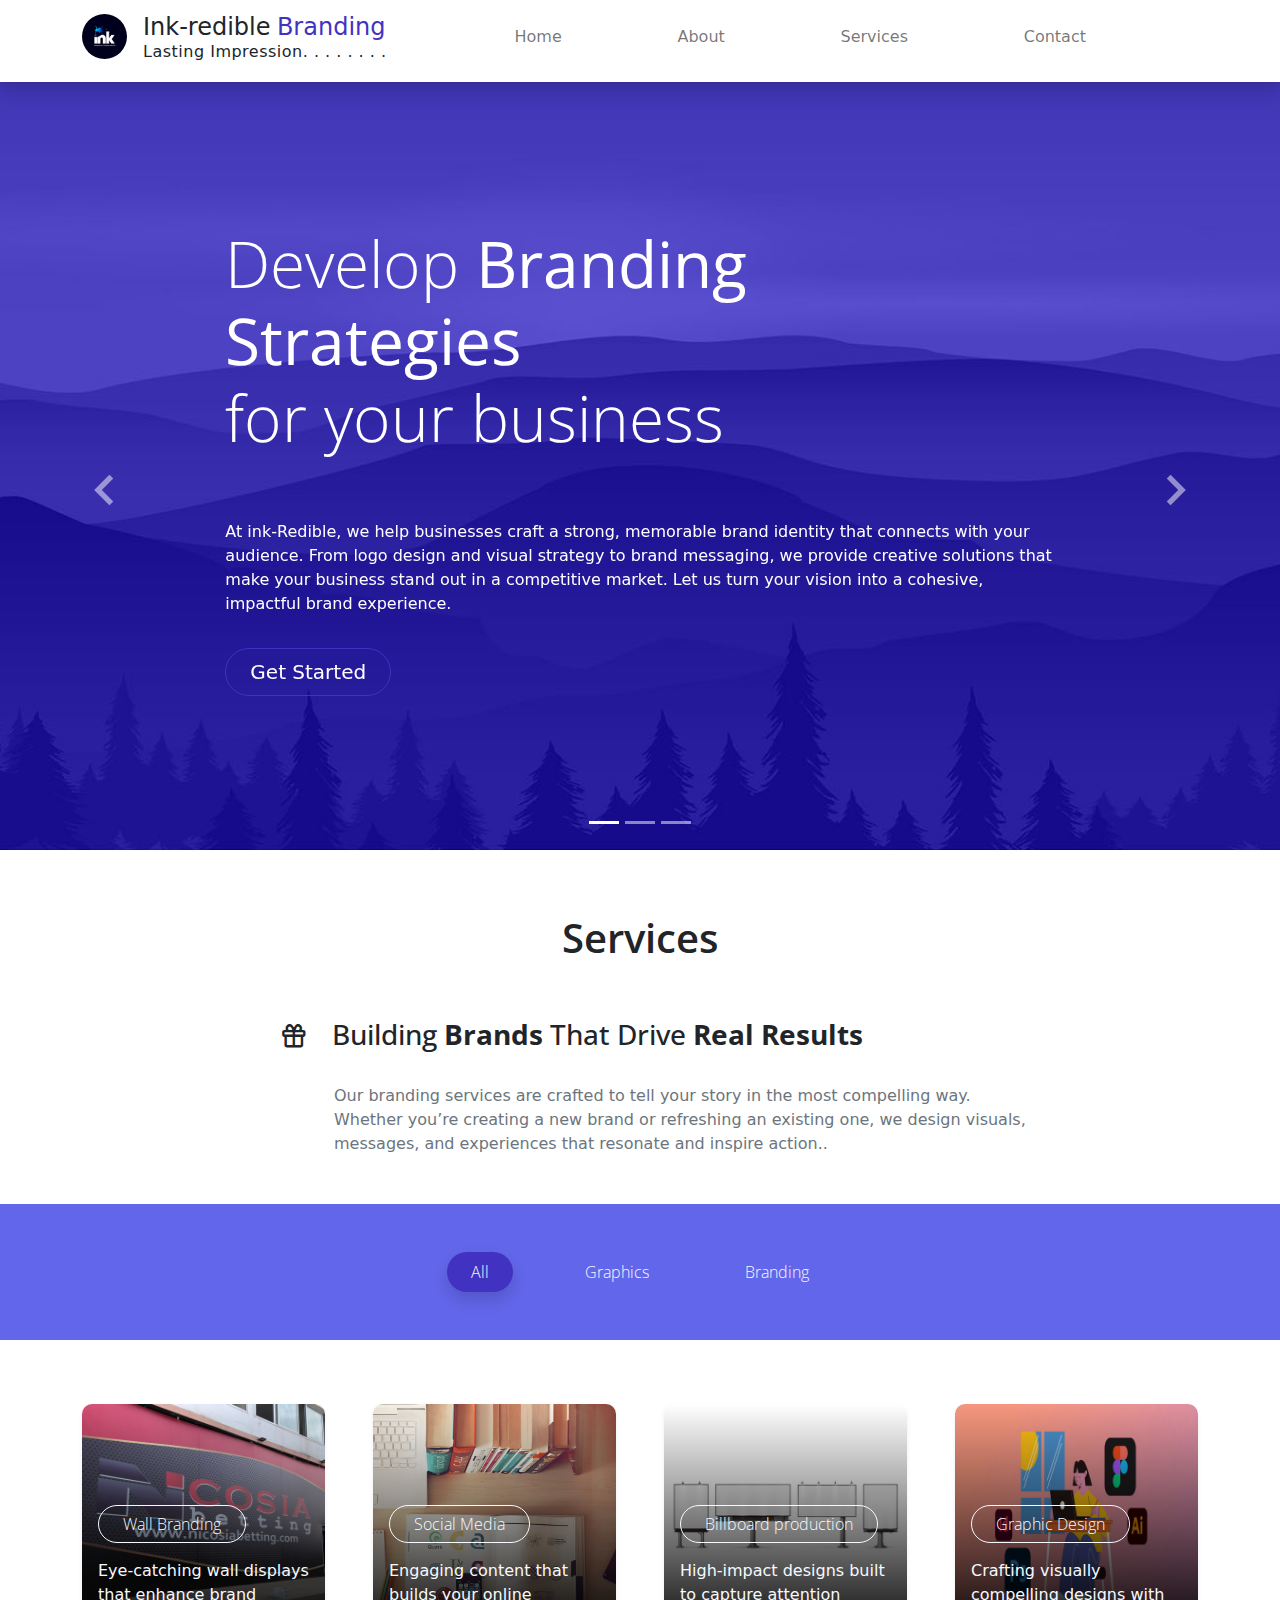
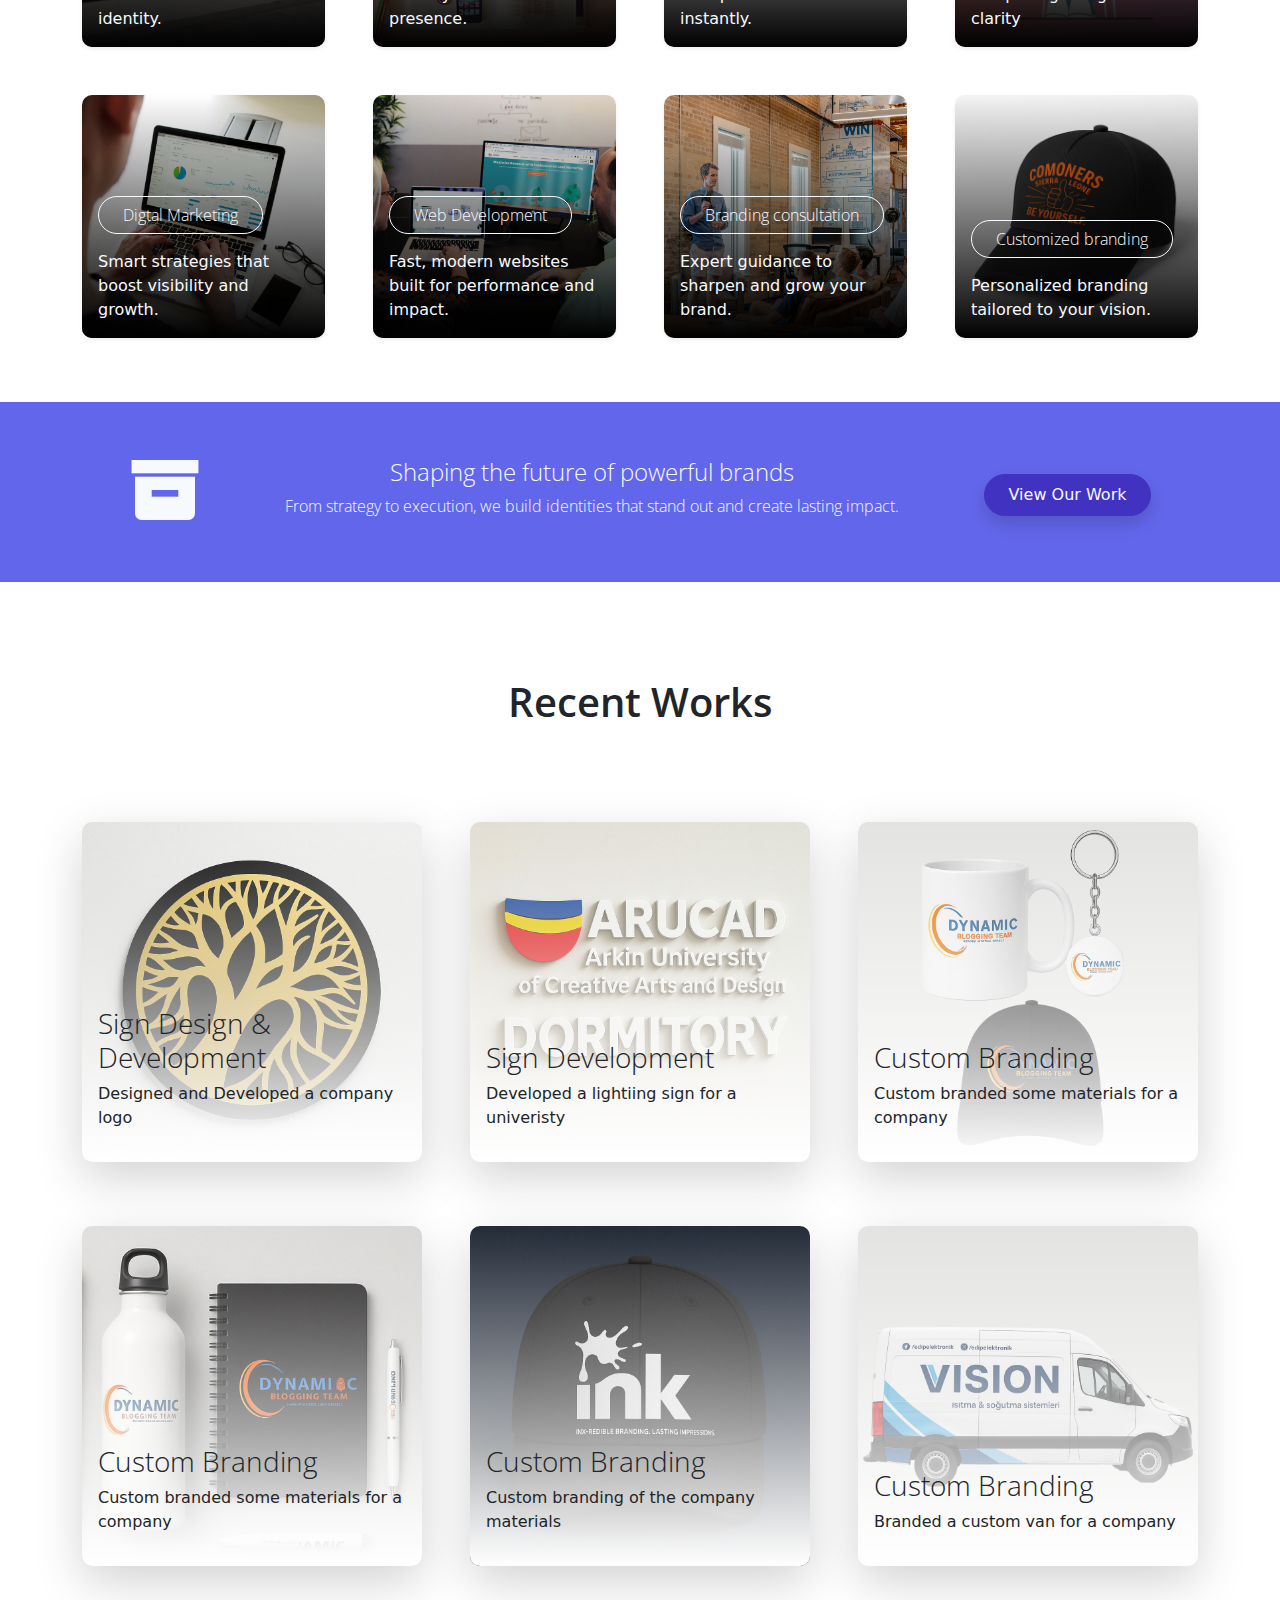
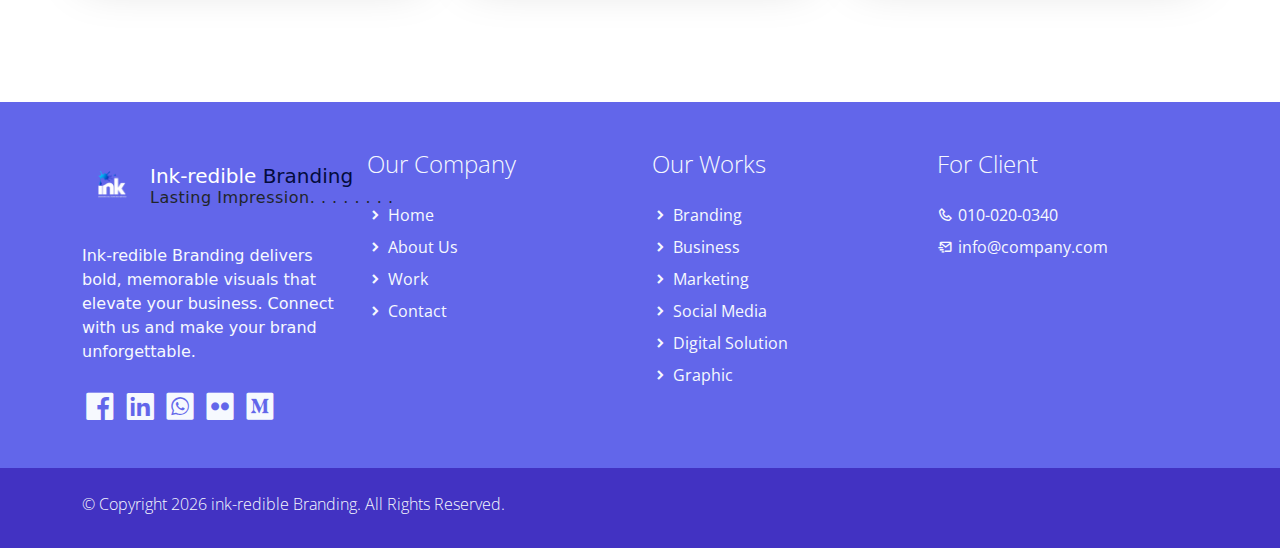
<file: index.html>
<!DOCTYPE html>
<html lang="en">

<head>
    <title>Ink-redible Branding</title>
    <meta charset="utf-8">
    <meta name="viewport" content="width=device-width, initial-scale=1">
    <!-- Favicon-->
    <link rel="icon" type="image/x-icon" sizes="512x512" href="assets/img/ink_logo_favicon.png"/>
    <!--<link rel="apple-touch-icon" href="assets/img/apple-icon.png">
    <link rel="shortcut icon" type="image/x-icon" href="assets/img/favicon.ico">-->
    <!-- Load Require CSS -->
    <link href="assets/css/bootstrap.min.css" rel="stylesheet">
    <!-- Font CSS -->
    <link href="assets/css/boxicon.min.css" rel="stylesheet">
    <link href="https://fonts.googleapis.com/css2?family=Open+Sans:wght@300;400;600&display=swap" rel="stylesheet">
    <!-- Custom CSS -->
    <link rel="stylesheet" href="assets/css/custom.css">
    <link rel="stylesheet" href="assets/css/style.css">
    <!-- Load Tempalte CSS -->
    <link rel="stylesheet" href="assets/css/templatemo.css">

<!--
    
TemplateMo 561 Purple Buzz

https://templatemo.com/tm-561-purple-buzz

-->
</head>

<body>
    <!-- Header -->
    <nav id="main_nav" class="navbar navbar-expand-lg navbar-light bg-white shadow">
        <div class="container d-flex justify-content-between align-items-center">
            <a class="navbar-brand h1" href="index.html">
                <img class = "img-logo" id = "logoimg" src="assets/img/inklogo.jpg" alt="">
                <div class="brand-text">
                <div>
                    <span class="text-dark h4">Ink-redible</span>
                    <span class="text-primary h4">Branding</span>
                </div>
                <div class="text-dark h6">Lasting Impression. . . . . . . .</div>
                </div>
            </a>
            <button class="navbar-toggler border-0" type="button" data-bs-toggle="collapse" data-bs-target="#navbar-toggler-success" aria-controls="navbarSupportedContent" aria-expanded="false" aria-label="Toggle navigation">
                <span class="navbar-toggler-icon"></span>
            </button>

            <div class="align-self-center collapse navbar-collapse flex-fill  d-lg-flex justify-content-lg-between" id="navbar-toggler-success">
                <div class="flex-fill mx-xl-5 mb-2">
                    <ul class="nav navbar-nav d-flex justify-content-between mx-xl-5 text-center text-dark">
                        <li class="nav-item">
                            <a class="nav-link btn-outline-primary rounded-pill px-3" href="index.html">Home</a>
                        </li>
                        <li class="nav-item">
                            <a class="nav-link btn-outline-primary rounded-pill px-3" href="about.html">About</a>
                        </li>
                        <li class="nav-item">
                            <a class="nav-link btn-outline-primary rounded-pill px-3" href="work.html">Services</a>
                        </li>
                       <!--<li class="nav-item">
                            <a class="nav-link btn-outline-primary rounded-pill px-3" href="pricing.html">Pricing</a>
                        </li>-->
                        <li class="nav-item">
                            <a class="nav-link btn-outline-primary rounded-pill px-3" href="contact.html">Contact</a>
                        </li>
                    </ul>
                </div>
                <!--<div class="navbar align-self-center d-flex">
                    <a class="nav-link" href="#"><i class='bx bx-bell bx-sm bx-tada-hover text-primary'></i></a>
                    <a class="nav-link" href="#"><i class='bx bx-cog bx-sm text-primary'></i></a>
                    <a class="nav-link" href="#"><i class='bx bx-user-circle bx-sm text-primary'></i></a>
                </div>-->
            </div>
        </div>
    </nav>
    <!-- Close Header -->


    <!-- Start Banner Hero -->
    <div class="banner-wrapper bg-light">
        <div id="index_banner" class="banner-vertical-center-index container-fluid pt-5">

            <!-- Start slider -->
            <div id="carouselExampleIndicators" class="carousel slide" data-bs-ride="carousel">
                <ol class="carousel-indicators">
                    <li data-bs-target="#carouselExampleIndicators" data-bs-slide-to="0" class="active"></li>
                    <li data-bs-target="#carouselExampleIndicators" data-bs-slide-to="1"></li>
                    <li data-bs-target="#carouselExampleIndicators" data-bs-slide-to="2"></li>
                </ol>
                <div class="carousel-inner">
                    <div class="carousel-item active">

                        <div class="py-5 row d-flex align-items-center">
                            <div class="banner-content col-lg-8 col-8 offset-2 m-lg-auto text-left py-5 pb-5">
                                <h1 class="banner-heading h1 text-secondary display-3 mb-0 pb-5 mx-0 px-0 light-300 typo-space-line text-white-custom">
                                    Develop <strong>Branding Strategies</strong> 
                                  <br>for your business
                              </h1>
                                <p class="banner-body text-muted py-3 mx-0 px-0 text-white-custom">
                                    At ink-Redible, we help businesses craft a strong, memorable brand identity that connects with your audience. From logo design and visual strategy to brand messaging, we provide creative solutions that make your business stand out in a competitive market. Let us turn your vision into a cohesive, impactful brand experience.
                              </p>
                                <a class="banner-button btn rounded-pill btn-outline-primary btn-lg px-4 text-white-custom" href="#" role="button">Get Started</a>
                            </div>
                        </div>

                    </div>
                    <div class="carousel-item">

                        <div class="py-5 row d-flex align-items-center">
                            <div class="banner-content col-lg-8 col-8 offset-2 m-lg-auto text-left py-5 pb-5">
                                <h1 class="banner-heading h1 text-secondary display-3 mb-0 pb-3 mx-0 px-0 light-300 text-white-custom">
                                    Elevate your <b>Brand</b> with Strategy, Design & Innovation
                                </h1>
                                <p class="banner-body text-muted py-3 text-white-custom">
                                   We turn businesses into brands people remember. Through strategic design and clear storytelling, we create identities that inspire confidence and elevate your presence.
                                </p>
                                <a class="banner-button btn rounded-pill btn-outline-primary btn-lg px-4 text-white-custom" href="#" role="button">Get Started</a>
                            </div>
                        </div>

                    </div>
                    <div class="carousel-item">

                        <div class="py-5 row d-flex align-items-center">
                            <div class="banner-content col-lg-8 col-8 offset-2 m-lg-auto text-left py-5 pb-5">
                                <h1 class="banner-heading h1 text-secondary display-3 mb-0 pb-3 mx-0 px-0 light-300 text-white-custom">
                                     Transforming ideas into <b>Exceptional Brands</b>
                                </h1>
                                <p class="banner-body text-muted py-3 text-white-custom">
                                   We work with businesses of all sizes to build brands that feel authentic and engaging. 
                                   Whether you're starting fresh or rebranding, we bring clarity, creativity, and consistency to your visual identity.
                                   From digital identity to visual storytelling, we create branding systems designed for modern businesses. 
                                   Our process ensures your brand feels cohesive across web, print, and social platforms.
                                </p>
                                <a class="banner-button btn rounded-pill btn-outline-primary btn-lg px-4 text-white-custom" href="#" role="button">Get Started</a>
                            </div>
                        </div>

                    </div>
                </div>
                <a class="carousel-control-prev text-decoration-none" href="#carouselExampleIndicators" role="button" data-bs-slide="prev">
                    <i class='bx bx-chevron-left'></i>
                    <span class="visually-hidden">Previous</span>
                </a>
                <a class="carousel-control-next text-decoration-none" href="#carouselExampleIndicators" role="button" data-bs-slide="next">
                    <i class='bx bx-chevron-right'></i>
                    <span class="visually-hidden">Next</span>
                </a>
            </div>
            <!-- End slider -->

        </div>
    </div>
    <!-- End Banner Hero -->



    <!-- Start Service -->
    <section class="service-wrapper py-3">
        <div class="container-fluid pb-3">
            <div class="row">
                <h2 class="h2 text-center col-12 py-5 semi-bold-600">Services</h2>
                <div class="service-header col-2 col-lg-3 text-end light-300">
                    <i class='bx bx-gift h3 mt-1'></i>
                </div>
                <div class="service-heading col-10 col-lg-9 text-start float-end light-300">
                    <h2 class="h3 pb-4 typo-space-line">Building <b>Brands</b> That Drive <b>Real Results</b></h2>
                </div>
            </div>
            <p class="service-footer col-10 offset-2 col-lg-9 offset-lg-3 text-start pb-3 text-muted px-2">
                Our branding services are crafted to tell your story in the most compelling way. 
                Whether you’re creating a new brand or refreshing an existing one, we design visuals, messages, and experiences that resonate and inspire action..
            </p>
        </div>

        <div class="service-tag py-5 bg-secondary">
            <div class="col-md-12">
                <ul class="nav d-flex justify-content-center">
                    <li class="nav-item mx-lg-4">
                        <a class="filter-btn nav-link btn-outline-primary active shadow rounded-pill text-light px-4 light-300" href="#" data-filter=".project">All</a>
                    </li>
                    <li class="nav-item mx-lg-4">
                        <a class="filter-btn nav-link btn-outline-primary rounded-pill text-light px-4 light-300" href="#" data-filter=".graphic">Graphics</a>
                    </li>
                    <!--<li class="filter-btn nav-item mx-lg-4">
                        <a class="filter-btn nav-link btn-outline-primary rounded-pill text-light px-4 light-300" href="#" data-filter=".ui">UI/UX</a>
                    </li>-->
                    <li class="nav-item mx-lg-4">
                        <a class="filter-btn nav-link btn-outline-primary rounded-pill text-light px-4 light-300" href="#" data-filter=".branding">Branding</a>
                    </li>
                </ul>
            </div>
        </div>

    </section>

    <section class="container overflow-hidden py-5">
        <div class="row gx-5 gx-sm-3 gx-lg-5 gy-lg-5 gy-3 pb-3 projects">

            <!-- Start Recent Work -->
            <div class="col-xl-3 col-md-4 col-sm-6 project ui branding">
                <a href="#" class="service-work card border-0 text-white shadow-sm overflow-hidden mx-5 m-sm-0">
                    <img class="service card-img" src="./assets/img/Wall-Branding-Mockup-1.jpg.png" alt="Card image">
                    <div class="service-work-vertical card-img-overlay d-flex align-items-end">
                        <div class="service-work-content text-left text-light">
                            <span class="btn btn-outline-light rounded-pill mb-lg-3 px-lg-4 light-300">Wall Branding</span>
                            <p class="card-text">Eye-catching wall displays that enhance  brand identity.</p>
                        </div>
                    </div>
                </a>
            </div><!-- End Recent Work -->

            <!-- Start Recent Work -->
            <div class="col-xl-3 col-md-4 col-sm-6 project ui graphic">
                <a href="#" class="service-work card border-0 text-white shadow-sm overflow-hidden mx-5 m-sm-0">
                    <img class="card-img" src="./assets/img/services-02.jpg" alt="Card image">
                    <div class="service-work-vertical card-img-overlay d-flex align-items-end">
                        <div class="service-work-content text-left text-light">
                            <span class="btn btn-outline-light rounded-pill mb-lg-3 px-lg-4 light-300">Social Media</span>
                            <p class="card-text">Engaging content that builds your online presence.</p>
                        </div>
                    </div>
                </a>
            </div><!-- End Recent Work -->

            <!-- Start Recent Work -->
            <div class="col-xl-3 col-md-4 col-sm-6 project branding">
                <a href="#" class="service-work card border-0 text-white shadow-sm overflow-hidden mx-5 m-sm-0">
                    <img class="card-img" src="./assets/img/billboardservice.png" alt="Card image">
                    <div class="service-work-vertical card-img-overlay d-flex align-items-end">
                        <div class="service-work-content text-left text-light">
                            <span class="btn btn-outline-light rounded-pill mb-lg-3 px-lg-4 light-300">Billboard production</span>
                            <p class="card-text">High-impact designs built to capture attention instantly.</p>
                        </div>
                    </div>
                </a>
            </div><!-- End Recent Work -->

            <!-- Start Recent Work -->
            <div class="col-xl-3 col-md-4 col-sm-6 project ui graphic">
                <a href="#" class="service-work card border-0 text-white shadow-sm overflow-hidden mx-5 m-sm-0">
                    <img class="card-img" src="./assets/img/graphicdesign.png" alt="Card image">
                    <div class="service-work-vertical card-img-overlay d-flex align-items-end">
                        <div class="service-work-content text-left text-light">
                            <span class="btn btn-outline-light rounded-pill mb-lg-3 px-lg-4 light-300">Graphic Design</span>
                            <p class="card-text">Crafting visually compelling designs with clarity</p>
                        </div>
                    </div>
                </a>
            </div><!-- End Recent Work -->

            <!-- Start Recent Work -->
            <div class="col-xl-3 col-md-4 col-sm-6 project ui graphic">
                <a href="#" class="service-work card border-0 text-white shadow-sm overflow-hidden mx-5 m-sm-0">
                    <img class="card-img" src="./assets/img/services-05.jpg" alt="Card image">
                    <div class="service-work-vertical card-img-overlay d-flex align-items-end">
                        <div class="service-work-content text-left text-light">
                            <span class="btn btn-outline-light rounded-pill mb-lg-3 px-lg-4 light-300">Digtal Marketing</span>
                            <p class="card-text">Smart strategies that boost visibility and growth.</p>
                        </div>
                    </div>
                </a>
            </div><!-- End Recent Work -->

            <!-- Start Recent Work -->
            <div class="col-xl-3 col-md-4 col-sm-6 project branding">
                <a href="#" class="service-work card border-0 text-white shadow-sm overflow-hidden mx-5 m-sm-0">
                    <img class="card-img" src="./assets/img/services-06.jpg" alt="Card image">
                    <div class="service-work-vertical card-img-overlay d-flex align-items-end">
                        <div class="service-work-content text-left text-light">
                            <span class="btn btn-outline-light rounded-pill mb-lg-3 px-lg-4 light-300">Web Development</span>
                            <p class="card-text">Fast, modern websites built for performance and impact.</p>
                        </div>
                    </div>
                </a>
            </div><!-- End Recent Work -->

            <!-- Start Recent Work -->
            <div class="col-xl-3 col-md-4 col-sm-6 project branding">
                <a href="#" class="service-work card border-0 text-white shadow-sm overflow-hidden mx-5 m-sm-0">
                    <img class="card-img" src="./assets/img/services-07.jpg" alt="Card image">
                    <div class="service-work-vertical card-img-overlay d-flex align-items-end">
                        <div class="service-work-content text-left text-light">
                            <span class="btn btn-outline-light rounded-pill mb-lg-3 px-lg-4 light-300">Branding consultation </span>
                            <p class="card-text">Expert guidance to sharpen and grow your brand.</p>
                        </div>
                    </div>
                </a>
            </div><!-- End Recent Work -->

            <!-- Start Recent Work -->
            <div class="col-xl-3 col-md-4 col-sm-6 project ui graphic branding">
                <a href="#" class="service-work card border-0 text-white shadow-sm overflow-hidden mx-5 m-sm-0">
                    <img class="card-img" src="./assets/img/custombrand.jpeg" alt="Card image">
                    <div class="service-work-vertical card-img-overlay d-flex align-items-end">
                        <div class="service-work-content text-left text-light">
                            <span class="btn btn-outline-light rounded-pill mb-lg-3 px-lg-4 light-300">Customized branding </span>
                            <p class="card-text">Personalized branding tailored to your vision.</p>
                        </div>
                    </div>
                </a>
            </div><!-- End Recent Work -->

        </div>
    </section>
    <!-- End Service -->






    <!-- Start View Work -->
    <section class="bg-secondary">
        <div class="container py-5">
            <div class="row d-flex justify-content-center text-center">
                <div class="col-lg-2 col-12 text-light align-items-center">
                    <i class='display-1 bx bxs-box bx-lg'></i>
                </div>
                <div class="col-lg-7 col-12 text-light pt-2">
                    <h3 class="h4 light-300">Shaping the future of powerful brands</h3>
                    <p class="light-300">From strategy to execution, we build identities that stand out and create lasting impact.</p>
                </div>
                <div class="col-lg-3 col-12 pt-4">
                    <a href="#" class="btn btn-primary rounded-pill btn-block shadow px-4 py-2">View Our Work</a>
                </div>
            </div>
        </div>
    </section>
    <!-- End View Work -->

    <!-- Start Recent Work -->
    <section class="py-5 mb-5">
        <div class="container">
            <div class="recent-work-header row text-center pb-5">
                <h2 class="col-md-6 m-auto h2 semi-bold-600 py-5">Recent Works</h2>
            </div>
            <div class="row gy-5 g-lg-5 mb-4">

                <!-- Start Recent Work -->
                <div class="col-md-4 mb-3">
                    <a href="#" class="recent-work card border-0 shadow-lg overflow-hidden">
                        <img class="recent-work-img card-img" src="./assets/img/w1.jpeg" alt="Card image">
                        <div class="recent-work-vertical card-img-overlay d-flex align-items-end">
                            <div class="recent-work-content text-start mb-3 ml-3 text-dark">
                                <h3 class="card-title light-300">Sign Design & Development</h3>
                                <p class="card-text">Designed and Developed a company logo</p>
                            </div>
                        </div>
                    </a>
                </div><!-- End Recent Work -->

                <!-- Start Recent Work -->
                <div class="col-md-4 mb-3">
                    <a href="#" class="recent-work card border-0 shadow-lg overflow-hidden">
                        <img class="recent-work-img card-img" src="./assets/img/w2.jpeg" alt="Card image">
                        <div class="recent-work-vertical card-img-overlay d-flex align-items-end">
                            <div class="recent-work-content text-start mb-3 ml-3 text-dark">
                                <h3 class="card-title light-300">Sign Development</h3>
                                <p class="card-text">Developed a lightiing sign for a univeristy</p>
                            </div>
                        </div>
                    </a>
                </div><!-- End Recent Work -->

                <!-- Start Recent Work -->
                <div class="col-md-4 mb-3">
                    <a href="#" class="recent-work card border-0 shadow-lg overflow-hidden">
                        <img class="recent-work-img card-img" src="./assets/img/w4.png" alt="Card image">
                        <div class="recent-work-vertical card-img-overlay d-flex align-items-end">
                            <div class="recent-work-content text-start mb-3 ml-3 text-dark">
                                <h3 class="card-title light-300">Custom Branding</h3>
                                <p class="card-text">Custom branded some materials for a company</p>
                            </div>
                        </div>
                    </a>
                </div><!-- End Recent Work -->

                <!-- Start Recent Work -->
                <div class="col-md-4 mb-3">
                    <a href="#" class="recent-work card border-0 shadow-lg overflow-hidden">
                        <img class="recent-work-img card-img" src="./assets/img/w5.png" alt="Card image">
                        <div class="recent-work-vertical card-img-overlay d-flex align-items-end">
                            <div class="recent-work-content text-start mb-3 ml-3 text-dark">
                                <h3 class="card-title light-300">Custom Branding</h3>
                                <p class="card-text">Custom branded some materials for a company</p>
                            </div>
                        </div>
                    </a>
                </div><!-- End Recent Work -->

                <!-- Start Recent Work -->
                <div class="col-md-4 mb-3">
                    <a href="#" class="recent-work card border-0 shadow-lg overflow-hidden">
                        <img class="recent-work-img card-img" src="./assets/img/w6.jpeg" alt="Card image">
                        <div class="recent-work-vertical card-img-overlay d-flex align-items-end">
                            <div class="recent-work-content text-start mb-3 ml-3 text-dark">
                                <h3 class="card-title light-300">Custom Branding</h3>
                                <p class="card-text">Custom branding of the company materials</p>
                            </div>
                        </div>
                    </a>
                </div><!-- End Recent Work -->

                <!-- Start Recent Work -->
                <div class="col-md-4 mb-3">
                    <a href="#" class="recent-work card border-0 shadow-lg overflow-hidden">
                        <img class="recent-work-img card-img" src="./assets/img/w9.png" alt="Card image">
                        <div class="recent-work-vertical card-img-overlay d-flex align-items-end">
                            <div class="recent-work-content text-start mb-3 ml-3 text-dark">
                                <h3 class="card-title light-300">Custom Branding</h3>
                                <p class="card-text">Branded a custom van for a company</p>
                            </div>
                        </div>
                    </a>
                </div><!-- End Recent Work -->

            </div>
        </div>
    </section>
    <!-- End Recent Work -->



    <!-- Start Footer -->
    <footer class="bg-secondary pt-4">
        <div class="container">
            <div class="row py-4">

                <div class="col-lg-3 col-12 align-left">
                    <a class="navbar-brand h1" href="index.html">
                    <img class = "big-logo" id = "logobig" src="assets/img/ink_logo.png" alt="">
                    <div class="brand-text">
                    <div>
                    <span class="text-dark h5 text-white-custom">Ink-redible</span>
                    <span class="text-primary h5 primarycolor">Branding</span>
                    </div>
                    <div class="text-dark h6">Lasting Impression. . . . . . . .</div>
                    </div>
                    </a>
                    <p class="text-light my-lg-4 my-2">
                          Ink-redible Branding delivers bold, memorable visuals that elevate your business. 
                        Connect with us and make your brand unforgettable.
                    </p>
                    <ul class="list-inline footer-icons light-300">
                        <li class="list-inline-item m-0">
                            <a class="text-light" target="_blank" href="http://facebook.com/">
                                <i class='bx bxl-facebook-square bx-md'></i>
                            </a>
                        </li>
                        <li class="list-inline-item m-0">
                            <a class="text-light" target="_blank" href="https://www.linkedin.com/">
                                <i class='bx bxl-linkedin-square bx-md'></i>
                            </a>
                        </li>
                        <li class="list-inline-item m-0">
                            <a class="text-light" target="_blank" href="https://www.whatsapp.com/">
                                <i class='bx bxl-whatsapp-square bx-md'></i>
                            </a>
                        </li>
                        <li class="list-inline-item m-0">
                            <a class="text-light" target="_blank" href="https://www.flickr.com/">
                                <i class='bx bxl-flickr-square bx-md'></i>
                            </a>
                        </li>
                        <li class="list-inline-item m-0">
                            <a class="text-light" target="_blank" href="https://www.medium.com/">
                                <i class='bx bxl-medium-square bx-md' ></i>
                            </a>
                        </li>
                    </ul>
                </div>

                <div class="col-lg-3 col-md-4 my-sm-0 mt-4">
                    <h3 class="h4 pb-lg-3 text-light light-300">Our Company</h2>
                        <ul class="list-unstyled text-light light-300">
                            <li class="pb-2">
                                <i class='bx-fw bx bxs-chevron-right bx-xs'></i><a class="text-decoration-none text-light" href="index.html">Home</a>
                            </li>
                            <li class="pb-2">
                                <i class='bx-fw bx bxs-chevron-right bx-xs'></i><a class="text-decoration-none text-light py-1" href="about.html">About Us</a>
                            </li>
                            <li class="pb-2">
                                <i class='bx-fw bx bxs-chevron-right bx-xs'></i><a class="text-decoration-none text-light py-1" href="work.html">Work</a>
                            </li>
                            <!--<li class="pb-2">
                                <i class='bx-fw bx bxs-chevron-right bx-xs'></i></i><a class="text-decoration-none text-light py-1" href="pricing.html">Price</a>
                            </li>-->
                            <li class="pb-2">
                                <i class='bx-fw bx bxs-chevron-right bx-xs'></i><a class="text-decoration-none text-light py-1" href="contact.html">Contact</a>
                            </li>
                        </ul>
                </div>

                <div class="col-lg-3 col-md-4 my-sm-0 mt-4">
                    <h2 class="h4 pb-lg-3 text-light light-300">Our Works</h2>
                    <ul class="list-unstyled text-light light-300">
                        <li class="pb-2">
                            <i class='bx-fw bx bxs-chevron-right bx-xs'></i><a class="text-decoration-none text-light py-1" href="#">Branding</a>
                        </li>
                        <li class="pb-2">
                            <i class='bx-fw bx bxs-chevron-right bx-xs'></i><a class="text-decoration-none text-light py-1" href="#">Business</a>
                        </li>
                        <li class="pb-2">
                            <i class='bx-fw bx bxs-chevron-right bx-xs'></i><a class="text-decoration-none text-light py-1" href="#">Marketing</a>
                        </li>
                        <li class="pb-2">
                            <i class='bx-fw bx bxs-chevron-right bx-xs'></i><a class="text-decoration-none text-light py-1" href="#">Social Media</a>
                        </li>
                        <li class="pb-2">
                            <i class='bx-fw bx bxs-chevron-right bx-xs'></i><a class="text-decoration-none text-light py-1" href="#">Digital Solution</a>
                        </li>
                        <li class="pb-2">
                            <i class='bx-fw bx bxs-chevron-right bx-xs'></i><a class="text-decoration-none text-light py-1" href="#">Graphic</a>
                        </li>
                    </ul>
                </div>

                <div class="col-lg-3 col-md-4 my-sm-0 mt-4">
                    <h2 class="h4 pb-lg-3 text-light light-300">For Client</h2>
                    <ul class="list-unstyled text-light light-300">
                        <li class="pb-2">
                            <i class='bx-fw bx bx-phone bx-xs'></i><a class="text-decoration-none text-light py-1" href="tel:010-020-0340">010-020-0340</a>
                        </li>
                        <li class="pb-2">
                            <i class='bx-fw bx bx-mail-send bx-xs'></i><a class="text-decoration-none text-light py-1" href="mailto:info@company.com">info@company.com</a>
                        </li>
                    </ul>
                </div>

            </div>
        </div>

        <div class="w-100 bg-primary py-3">
            <div class="container">
                <div class="row pt-2">
                    <div class="col-lg-6 col-sm-12">
                        <p class="text-lg-start text-center text-light light-300">
                           © Copyright <span id="year"></span> ink-redible Branding. All Rights Reserved.
                        </p>
                    </div>
                    <!--<div class="col-lg-6 col-sm-12">
                        <p class="text-lg-end text-center text-light light-300">
                            Designed by <a rel="sponsored" class="text-decoration-none text-light" href="https://templatemo.com/" target="_blank"><strong>TemplateMo</strong></a>
                        </p>
                    </div>-->
                </div>
            </div>
        </div>

    </footer>
    <!-- End Footer -->


    <!-- Bootstrap -->
    <script src="assets/js/bootstrap.bundle.min.js"></script>
    <!-- Load jQuery require for isotope -->
    <script src="assets/js/jquery.min.js"></script>
    <!-- Isotope -->
    <script src="assets/js/isotope.pkgd.js"></script>
    <!-- Page Script -->
    <script>
        $(window).load(function() {
            // init Isotope
            var $projects = $('.projects').isotope({
                itemSelector: '.project',
                layoutMode: 'fitRows'
            });
            $(".filter-btn").click(function() {
                var data_filter = $(this).attr("data-filter");
                $projects.isotope({
                    filter: data_filter
                });
                $(".filter-btn").removeClass("active");
                $(".filter-btn").removeClass("shadow");
                $(this).addClass("active");
                $(this).addClass("shadow");
                return false;
            });
        });
    </script>
    <!-- Templatemo -->
    <script src="assets/js/templatemo.js"></script>
    <script src="assets/js/templatemo.min.js"></script>
    <!-- Custom -->
    <script src="assets/js/custom.js"></script>



</body>

</html>
</file>
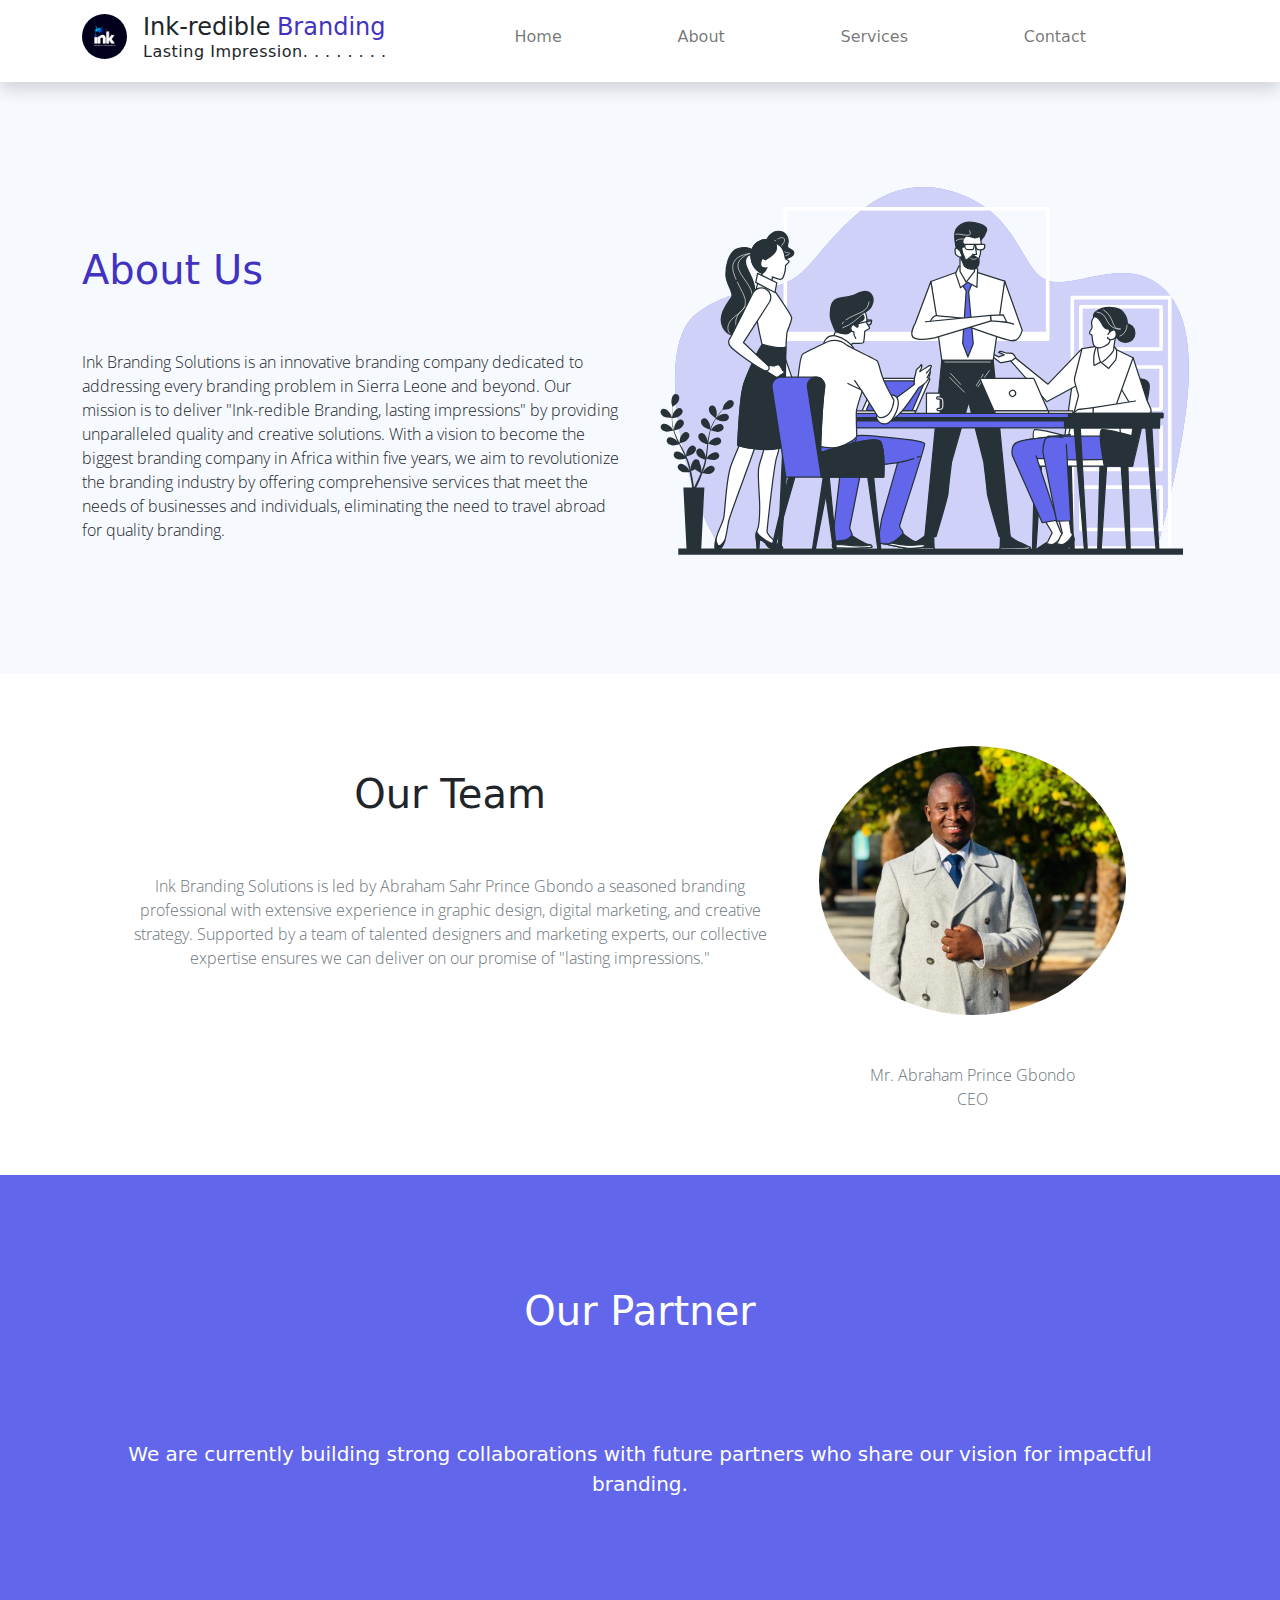
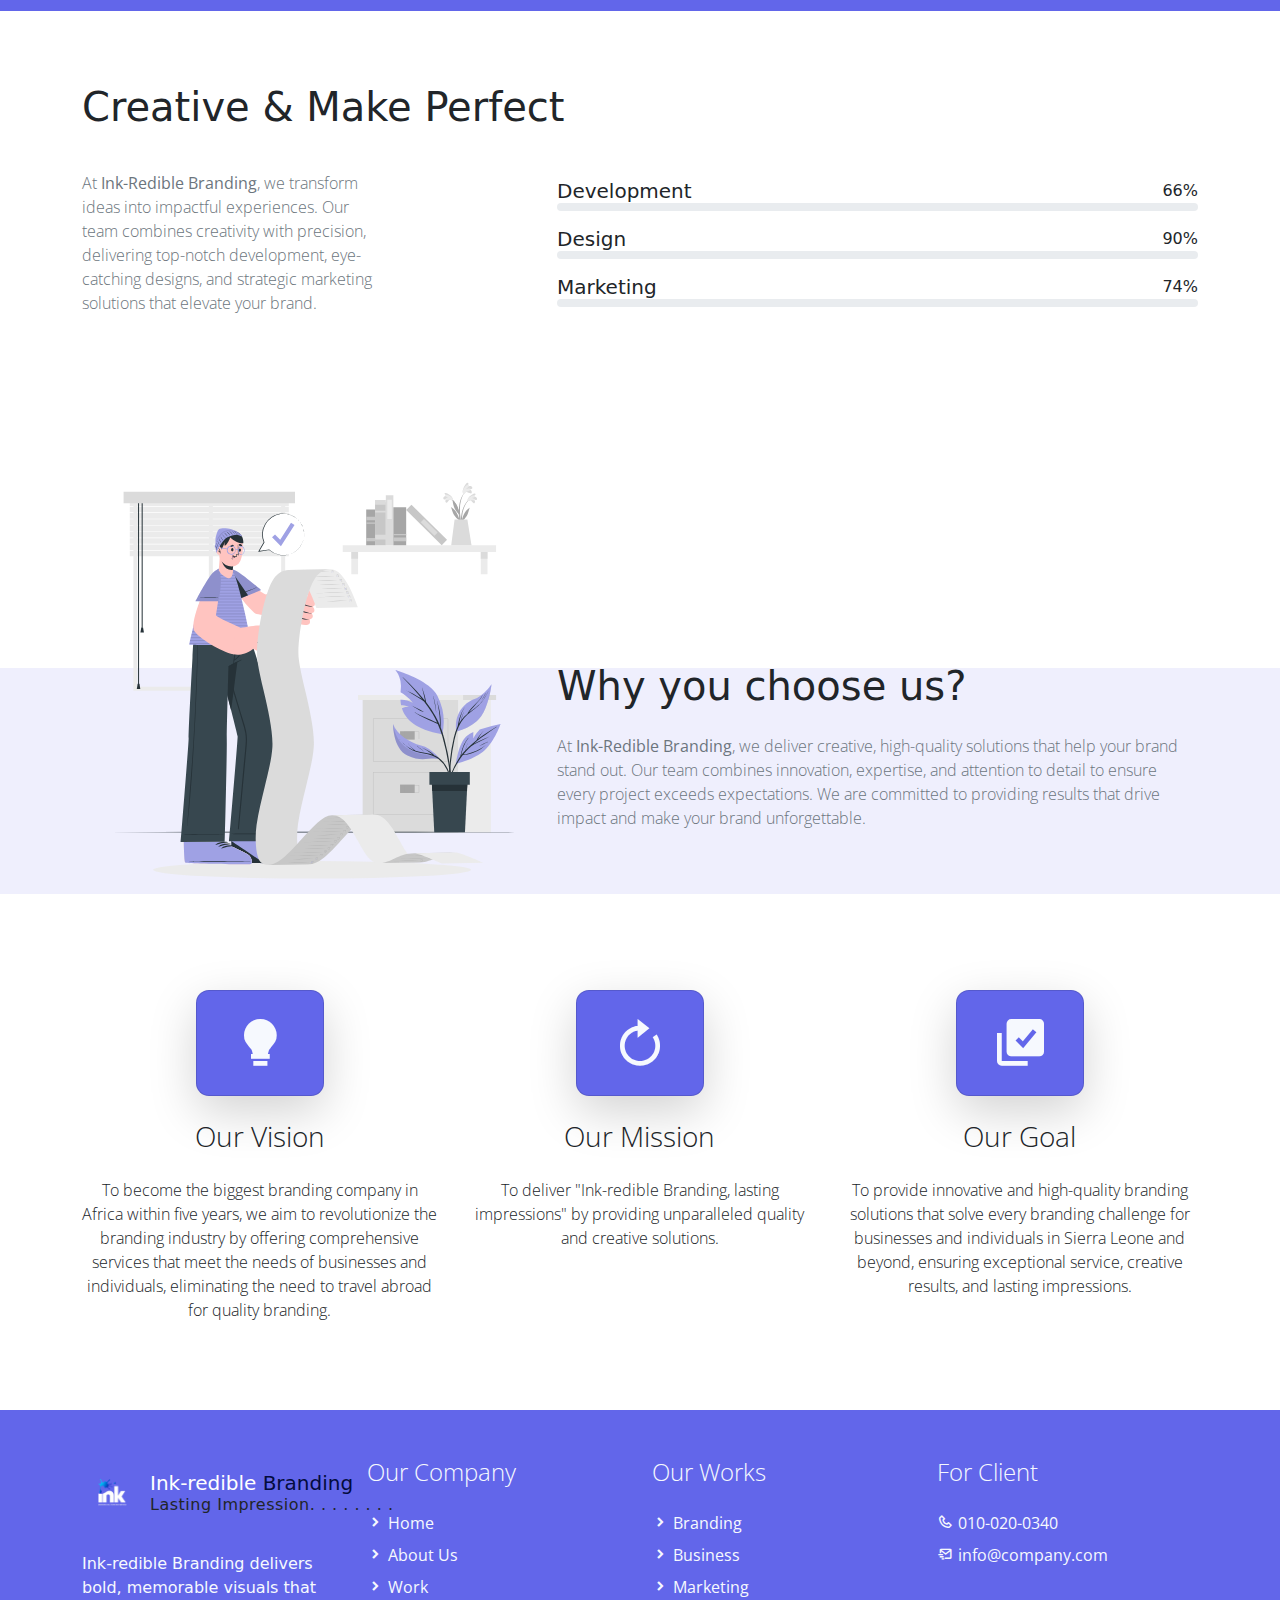
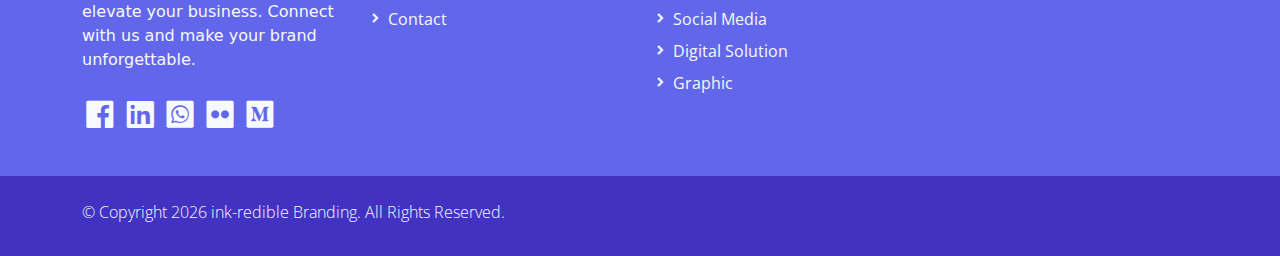
<file: about.html>
<!DOCTYPE html>
<html lang="en">

<head>
    <title>Ink-redible Branding - about</title>
    <meta charset="utf-8">
    <meta name="viewport" content="width=device-width, initial-scale=1">
    <!-- Favicon-->
    <link rel="icon" type="image/x-icon" sizes="512x512" href="assets/img/ink_logo_favicon.png"/>
    <!--<link rel="apple-touch-icon" href="assets/img/apple-icon.png">
    <link rel="shortcut icon" type="image/x-icon" href="assets/img/favicon.ico">-->
    <!-- Load Require CSS -->
    <link href="assets/css/bootstrap.min.css" rel="stylesheet">
    <!-- Font CSS -->
    <link href="assets/css/boxicon.min.css" rel="stylesheet">
    <link href="https://fonts.googleapis.com/css2?family=Open+Sans:wght@300;400;600&display=swap" rel="stylesheet">
    <!-- Custom CSS -->
    <link rel="stylesheet" href="assets/css/custom.css">
    <link rel="stylesheet" href="assets/css/style.css">
    <!-- Load Tempalte CSS -->
    <link rel="stylesheet" href="assets/css/templatemo.css">

<!--
    
TemplateMo 561 Purple Buzz

https://templatemo.com/tm-561-purple-buzz

-->
</head>

<style>
h2.typo-space-line.team-line::after {
    display: none !important;
}

.progress-bar {
    width: 0%; /* start at 0 */
    transition: width 2s ease-in-out; /* smooth fill over 2 seconds */
}
</style>


<body>
    <!-- Header -->
    <nav id="main_nav" class="navbar navbar-expand-lg navbar-light bg-white shadow">
        <div class="container d-flex justify-content-between align-items-center">
            <a class="navbar-brand h1" href="index.html">
                <img class = "img-logo" id = "logoimg" src="assets/img/inklogo.jpg" alt="">
                <div class="brand-text">
                <div>
                    <span class="text-dark h4">Ink-redible</span>
                    <span class="text-primary h4">Branding</span>
                </div>
                <div class="text-dark h6">Lasting Impression. . . . . . . .</div>
  </div>
            </a>
            <button class="navbar-toggler border-0" type="button" data-bs-toggle="collapse" data-bs-target="#navbar-toggler-success" aria-controls="navbarSupportedContent" aria-expanded="false" aria-label="Toggle navigation">
                <span class="navbar-toggler-icon"></span>
            </button>

            <div class="align-self-center collapse navbar-collapse flex-fill  d-lg-flex justify-content-lg-between" id="navbar-toggler-success">
                <div class="flex-fill mx-xl-5 mb-2">
                    <ul class="nav navbar-nav d-flex justify-content-between mx-xl-5 text-center text-dark">
                        <li class="nav-item">
                            <a class="nav-link btn-outline-primary rounded-pill px-3" href="index.html">Home</a>
                        </li>
                        <li class="nav-item">
                            <a class="nav-link btn-outline-primary rounded-pill px-3" href="about.html">About</a>
                        </li>
                        <li class="nav-item">
                            <a class="nav-link btn-outline-primary rounded-pill px-3" href="work.html">Services</a>
                        </li>
                       <!--<li class="nav-item">
                            <a class="nav-link btn-outline-primary rounded-pill px-3" href="pricing.html">Pricing</a>
                        </li>-->
                        <li class="nav-item">
                            <a class="nav-link btn-outline-primary rounded-pill px-3" href="contact.html">Contact</a>
                        </li>
                    </ul>
                </div>
                <!--<div class="navbar align-self-center d-flex">
                    <a class="nav-link" href="#"><i class='bx bx-bell bx-sm bx-tada-hover text-primary'></i></a>
                    <a class="nav-link" href="#"><i class='bx bx-cog bx-sm text-primary'></i></a>
                    <a class="nav-link" href="#"><i class='bx bx-user-circle bx-sm text-primary'></i></a>
                </div>-->
            </div>
        </div>
    </nav>
    <!-- Close Header -->


    <!-- Start Banner Hero -->
    <section class="bg-light w-100">
        <div class="container">
            <div class="row d-flex align-items-center py-5">
                <div class="col-lg-6 text-start">
                    <h1 class="h2 py-5 text-primary typo-space-line">About Us</h1>
                    <p class="light-300">
                        Ink Branding Solutions is an innovative branding company dedicated to addressing every branding problem in Sierra Leone and beyond. 
                        Our mission is to deliver "Ink-redible Branding, lasting impressions" by providing unparalleled quality and creative solutions. 
                        With a vision to become the biggest branding company in Africa within five years, we aim to revolutionize the branding industry 
                        by offering comprehensive services that meet the needs of businesses and individuals, eliminating the need to travel abroad for quality branding.
                </div>
                <div class="col-lg-6">
                    <img src="./assets/img/banner-img-02.svg">
                </div>
            </div>
        </div>
    </section>
    <!-- End Banner Hero -->


    <!-- Start Team Member -->
    <section class="container py-5 align-items-center">
        <div class="row justify-content-center text-center">

            <div class="col-lg-7">
                <h2 class="h2 py-5 typo-space-line team-line">Our Team</h2>
                <p class="text-muted light-300">
                    Ink Branding Solutions is led by Abraham Sahr Prince Gbondo a seasoned branding professional with extensive 
                    experience in graphic design, digital marketing, and creative strategy. Supported by a team of talented designers 
                    and marketing experts, our collective expertise ensures we can deliver on our promise of "lasting impressions."
                </p>
            </div>

            <!--<div class="col-lg-9 row">
                <div class="team-member col-md-4">
                    <img class="team-member-img img-fluid rounded-circle p-4" src="./assets/img/team-01.jpg" alt="Card image">
                    <ul class="team-member-caption list-unstyled text-center pt-4 text-muted light-300">
                        <li>John Doe</li>
                        <li>Business Development</li>
                    </ul>
                </div>-->
                <div class="team-member col-lg-4">
                    <img class="team-member-img img-fluid rounded-circle p-4" src="./assets/img/ceo_ink.jpeg" alt="Card image">
                    <ul class="team-member-caption list-unstyled text-center pt-4 text-muted light-300">
                        <li>Mr. Abraham Prince Gbondo</li>
                        <li>CEO</li>
                    </ul>
                </div>
                <!--<div class="team-member col-md-4">
                    <img class="team-member-img img-fluid rounded-circle p-4" src="./assets/img/team-03.jpg" alt="Card image">
                    <ul class="team-member-caption list-unstyled text-center pt-4 text-muted light-300">
                        <li>Sam</li>
                        <li>Developer</li>
                    </ul>
                </div>
            </div>-->

        </div>
    </section>
    <!-- End Team Member -->

    <!-- Start Our Partner -->
    <section class="bg-secondary py-3">
        <div class="container py-5">
            <h2 class="h2 text-white text-center py-5">Our Partner</h2>
            <!--<div class="row text-center">
                <div class="col-md-3 mb-3">
                    <div class="card partner-wap py-5">
                        <a href="#"><i class='display-1 text-white bx bxs-buildings'></i></a>
                    </div>
                </div>
                <div class="col-md-3 mb-3">
                    <div class="card partner-wap py-5">
                        <a href="#"><i class='display-1 bx text-white bxs-check-shield bx-lg'></i></a>
                    </div>
                </div>
                <div class="col-md-3 mb-3">
                    <div class="card partner-wap py-5">
                        <a href="#"><i class='display-1 text-white bx bxs-bolt-circle'></i></a>
                    </div>
                </div>
                <div class="col-md-3 mb-3">
                    <div class="card partner-wap py-5">
                        <a href="#"><i class='display-1 text-white bx bxs-spa'></i></a>
                    </div>
                </div>
            </div>-->
             <div class="row text-center text-white py-5">
            <p class="lead mb-0">
               <b>We are currently building strong collaborations with future partners 
                who share our vision for impactful branding.</b>
            </p>
        </div>
        </div>
    </section>
    <!--End Our Partner-->

    <!-- Start Progress -->
   <section class="bg-white py-5">
    <div class="container my-4">

        <h1 class="creative-heading h2 pb-3">Creative & Make Perfect</h1>

        <div class="creative-content row py-3">
            <!-- Text Section -->
            <div class="col-md-5">
                <p class="text-muted col-lg-8 light-300">
                    At <strong>Ink-Redible Branding</strong>, we transform ideas into impactful experiences. 
                    Our team combines creativity with precision, delivering top-notch development, eye-catching designs, 
                    and strategic marketing solutions that elevate your brand.
                </p>
            </div>

            <!-- Progress Bars Section -->
            <div class="creative-progress col-md-7">

                <!-- Development -->
                <div class="row mt-4 mt-sm-2 align-items-center">
                    <div class="col-6">
                        <h4 class="h5 mb-0">Development</h4>
                    </div>
                    <div class="col-6 text-end">
                        66%
                    </div>
                </div>
                <div class="progress mb-3">
                    <div class="progress-bar" role="progressbar" data-width="66" aria-valuenow="0" aria-valuemin="0" aria-valuemax="100"></div>
                </div>

                <!-- Design -->
                <div class="row mt-4 mt-sm-2 align-items-center">
                    <div class="col-6">
                        <h4 class="h5 mb-0">Design</h4>
                    </div>
                    <div class="col-6 text-end">
                        90%
                    </div>
                </div>
                <div class="progress mb-3">
                    <div class="progress-bar" role="progressbar" data-width="90" aria-valuenow="0" aria-valuemin="0" aria-valuemax="100"></div>
                </div>

                <!-- Marketing -->
                <div class="row mt-4 mt-sm-2 align-items-center">
                    <div class="col-6">
                        <h4 class="h5 mb-0">Marketing</h4>
                    </div>
                    <div class="col-6 text-end">
                        74%
                    </div>
                </div>
                <div class="progress mb-3">
                    <div class="progress-bar" role="progressbar" data-width="74" aria-valuenow="0" aria-valuemin="0" aria-valuemax="100"></div>
                </div>

            </div>
        </div>
    </div>
</section>
<!-- End Progress -->

    <!-- Start Choice -->
    <section class="why-us banner-bg bg-light">
        <div class="container my-4">
            <div class="row">
                <div class="banner-img col-lg-5">
                    <img src="./assets/img/work.svg" class="rounded img-fluid" alt="">
                </div>
                <div class="banner-content col-lg-7 align-self-end">
                    <h2 class="h2 pb-3">Why you choose us?</h2>
                    <p class="text-muted pb-5 light-300">
                   At <b>Ink-Redible Branding</b>, we deliver creative, high-quality solutions that help your brand stand out. 
                    Our team combines innovation, expertise, and attention to detail to ensure every project exceeds expectations. 
                    We are committed to providing results that drive impact and make your brand unforgettable.
                    </p>
                </div>
            </div>
        </div>
    </section>
    <!-- End Choice -->

    <!-- Start Aim -->
    <section class="banner-bg bg-white py-5">
        <div class="container my-4">
            <div class="row text-center">

                <div class="objective col-lg-4">
                    <div class="objective-icon card m-auto py-4 mb-2 mb-sm-4 bg-secondary shadow-lg">
                        <i class="display-4 bx bxs-bulb text-light"></i>
                    </div>
                    <h2 class="objective-heading h3 mb-2 mb-sm-4 light-300">Our Vision</h2>
                    <p class="light-300">
                        To become the biggest branding company in Africa within five years, 
                        we aim to revolutionize the branding industry by offering comprehensive services 
                        that meet the needs of businesses and individuals, eliminating the need to travel abroad for quality branding.
                    </p>
                </div>

                <div class="objective col-lg-4 mt-sm-0 mt-4">
                    <div class="objective-icon card m-auto py-4 mb-2 mb-sm-4 bg-secondary shadow-lg">
                        <i class='display-4 bx bx-revision text-light'></i>
                    </div>
                    <h2 class="objective-heading h3 mb-2 mb-sm-4 light-300">Our Mission</h2>
                    <p class="light-300">
                       To deliver "Ink-redible Branding, lasting impressions" by providing unparalleled quality and creative solutions.
                    </p>
                </div>

                <div class="objective col-lg-4 mt-sm-0 mt-4">
                    <div class="objective-icon card m-auto py-4 mb-2 mb-sm-4 bg-secondary shadow-lg">
                        <i class="display-4 bx bxs-select-multiple text-light"></i>
                    </div>
                    <h2 class="objective-heading h3 mb-2 mb-sm-4 light-300">Our Goal</h2>
                    <p class="light-300">
                        To provide innovative and high-quality branding solutions that solve every branding challenge for businesses 
                        and individuals in Sierra Leone and beyond, ensuring exceptional service, creative results, and lasting impressions.
                    </p>
                </div>

            </div>
        </div>
    </section>
    <!-- End Aim -->

    <!-- Start Contact 
    <section class="banner-bg bg-light py-5">
        <div class="container">
            <div class="row">
                <div class="col-lg-6 mx-auto my-4 p-3">
                    <form action="#" method="get"><h1 class="h2 text-center">Stay up to date with us</h1>
                    <div class="input-group py-3">
                    
                        <input name="email" type="text" class="form-control form-control-lg rounded-pill rounded-end" id="email" placeholder="Your Email" aria-label="Your Email">
                        <button class="btn btn-secondary text-white btn-lg rounded-pill rounded-start px-lg-4" type="submit">Subsribe</button>
                    </div>
                    <p class="text-center light-300">Lorem ipsum dolor sit amet, consectetur adipiscing elit, sed do eiusmod tempor incididunt labore et dolore magna aliqua.</p>
                    </form>
                </div>
            </div>
        </div>
    </section>
     End Contact -->


    <!-- Start Footer -->
    <footer class="bg-secondary pt-4">
        <div class="container">
            <div class="row py-4">

                <div class="col-lg-3 col-12 align-left">
                    <a class="navbar-brand" href="index.html">
                     <img class = "big-logo" id = "logobig" src="assets/img/ink_logo.png" alt="">
                    <div class="brand-text">
                    <div>
                    <span class="text-dark h5 text-white-custom">Ink-redible</span>
                    <span class="text-primary h5 primarycolor">Branding</span>
                    </div>
                    <div class="text-dark h6">Lasting Impression. . . . . . . .</div>
                    </div>
                    </a>
                    <p class="text-light my-lg-4 my-2">
                         Ink-redible Branding delivers bold, memorable visuals that elevate your business. 
                        Connect with us and make your brand unforgettable.
                    </p>
                    <ul class="list-inline footer-icons light-300">
                        <li class="list-inline-item m-0">
                            <a class="text-light" target="_blank" href="http://facebook.com/">
                                <i class='bx bxl-facebook-square bx-md'></i>
                            </a>
                        </li>
                        <li class="list-inline-item m-0">
                            <a class="text-light" target="_blank" href="https://www.linkedin.com/">
                                <i class='bx bxl-linkedin-square bx-md'></i>
                            </a>
                        </li>
                        <li class="list-inline-item m-0">
                            <a class="text-light" target="_blank" href="https://www.whatsapp.com/">
                                <i class='bx bxl-whatsapp-square bx-md'></i>
                            </a>
                        </li>
                        <li class="list-inline-item m-0">
                            <a class="text-light" target="_blank" href="https://www.flickr.com/">
                                <i class='bx bxl-flickr-square bx-md'></i>
                            </a>
                        </li>
                        <li class="list-inline-item m-0">
                            <a class="text-light" target="_blank" href="https://www.medium.com/">
                                <i class='bx bxl-medium-square bx-md' ></i>
                            </a>
                        </li>
                    </ul>
                </div>

                <div class="col-lg-3 col-md-4 my-sm-0 mt-4">
                    <h3 class="h4 pb-lg-3 text-light light-300">Our Company</h2>
                        <ul class="list-unstyled text-light light-300">
                            <li class="pb-2">
                                <i class='bx-fw bx bxs-chevron-right bx-xs'></i><a class="text-decoration-none text-light" href="index.html">Home</a>
                            </li>
                            <li class="pb-2">
                                <i class='bx-fw bx bxs-chevron-right bx-xs'></i><a class="text-decoration-none text-light py-1" href="about.html">About Us</a>
                            </li>
                            <li class="pb-2">
                                <i class='bx-fw bx bxs-chevron-right bx-xs'></i><a class="text-decoration-none text-light py-1" href="work.html">Work</a>
                            </li>
                             <!--<li class="pb-2">
                                <i class='bx-fw bx bxs-chevron-right bx-xs'></i></i><a class="text-decoration-none text-light py-1" href="pricing.html">Price</a>
                            </li>-->
                            <li class="pb-2">
                                <i class='bx-fw bx bxs-chevron-right bx-xs'></i><a class="text-decoration-none text-light py-1" href="contact.html">Contact</a>
                            </li>
                        </ul>
                </div>

                <div class="col-lg-3 col-md-4 my-sm-0 mt-4">
                    <h2 class="h4 pb-lg-3 text-light light-300">Our Works</h2>
                    <ul class="list-unstyled text-light light-300">
                        <li class="pb-2">
                            <i class='bx-fw bx bxs-chevron-right bx-xs'></i><a class="text-decoration-none text-light py-1" href="#">Branding</a>
                        </li>
                        <li class="pb-2">
                            <i class='bx-fw bx bxs-chevron-right bx-xs'></i><a class="text-decoration-none text-light py-1" href="#">Business</a>
                        </li>
                        <li class="pb-2">
                            <i class='bx-fw bx bxs-chevron-right bx-xs'></i><a class="text-decoration-none text-light py-1" href="#">Marketing</a>
                        </li>
                        <li class="pb-2">
                            <i class='bx-fw bx bxs-chevron-right bx-xs'></i><a class="text-decoration-none text-light py-1" href="#">Social Media</a>
                        </li>
                        <li class="pb-2">
                            <i class='bx-fw bx bxs-chevron-right bx-xs'></i><a class="text-decoration-none text-light py-1" href="#">Digital Solution</a>
                        </li>
                        <li class="pb-2">
                            <i class='bx-fw bx bxs-chevron-right bx-xs'></i><a class="text-decoration-none text-light py-1" href="#">Graphic</a>
                        </li>
                    </ul>
                </div>

                <div class="col-lg-3 col-md-4 my-sm-0 mt-4">
                    <h2 class="h4 pb-lg-3 text-light light-300">For Client</h2>
                    <ul class="list-unstyled text-light light-300">
                        <li class="pb-2">
                            <i class='bx-fw bx bx-phone bx-xs'></i><a class="text-decoration-none text-light py-1" href="tel:010-020-0340">010-020-0340</a>
                        </li>
                        <li class="pb-2">
                            <i class='bx-fw bx bx-mail-send bx-xs'></i><a class="text-decoration-none text-light py-1" href="mailto:info@company.com">info@company.com</a>
                        </li>
                    </ul>
                </div>

            </div>
        </div>

        <div class="w-100 bg-primary py-3">
            <div class="container">
                <div class="row pt-2">
                    <div class="col-lg-6 col-sm-12">
                        <p class="text-lg-start text-center text-light light-300">
                             © Copyright <span id="year"></span> ink-redible Branding. All Rights Reserved.
                        </p>
                    </div>
                    <!--<div class="col-lg-6 col-sm-12">
                        <p class="text-lg-end text-center text-light light-300">
                            Designed by <a rel="sponsored" class="text-decoration-none text-light" href="https://templatemo.com/" target="_blank"><strong>TemplateMo</strong></a>
                        </p>
                    </div>-->
                </div>
            </div>
        </div>

    </footer>
    <!-- End Footer -->


    <!-- Bootstrap -->
       <script src="assets/js/jquery.min.js"></script>
    <!-- Isotope -->
    <script src="assets/js/isotope.pkgd.js"></script>
    <script src="assets/js/bootstrap.bundle.min.js"></script>
    <!-- Templatemo -->
    <script src="assets/js/templatemo.js"></script>
    <script src="assets/js/templatemo.min.js?v=2"></script>
    <!-- Custom -->
    <script src="assets/js/custom.js"></script>
    <script>
document.addEventListener("DOMContentLoaded", function () {
    const progressBars = document.querySelectorAll('.progress-bar');

    function animateProgressBars() {
        const triggerBottom = window.innerHeight * 0.9; // Trigger animation near bottom of viewport

        progressBars.forEach(bar => {
            const barTop = bar.getBoundingClientRect().top;

            if (barTop < triggerBottom && bar.getAttribute('aria-valuenow') == 0) {
                const targetWidth = bar.getAttribute('data-width');
                bar.style.width = targetWidth + '%';
                bar.setAttribute('aria-valuenow', targetWidth);
            }
        });
    }

    window.addEventListener('scroll', animateProgressBars);
    animateProgressBars(); // Run on load in case bars are already visible
});
</script>

</body>

</html>
</file>
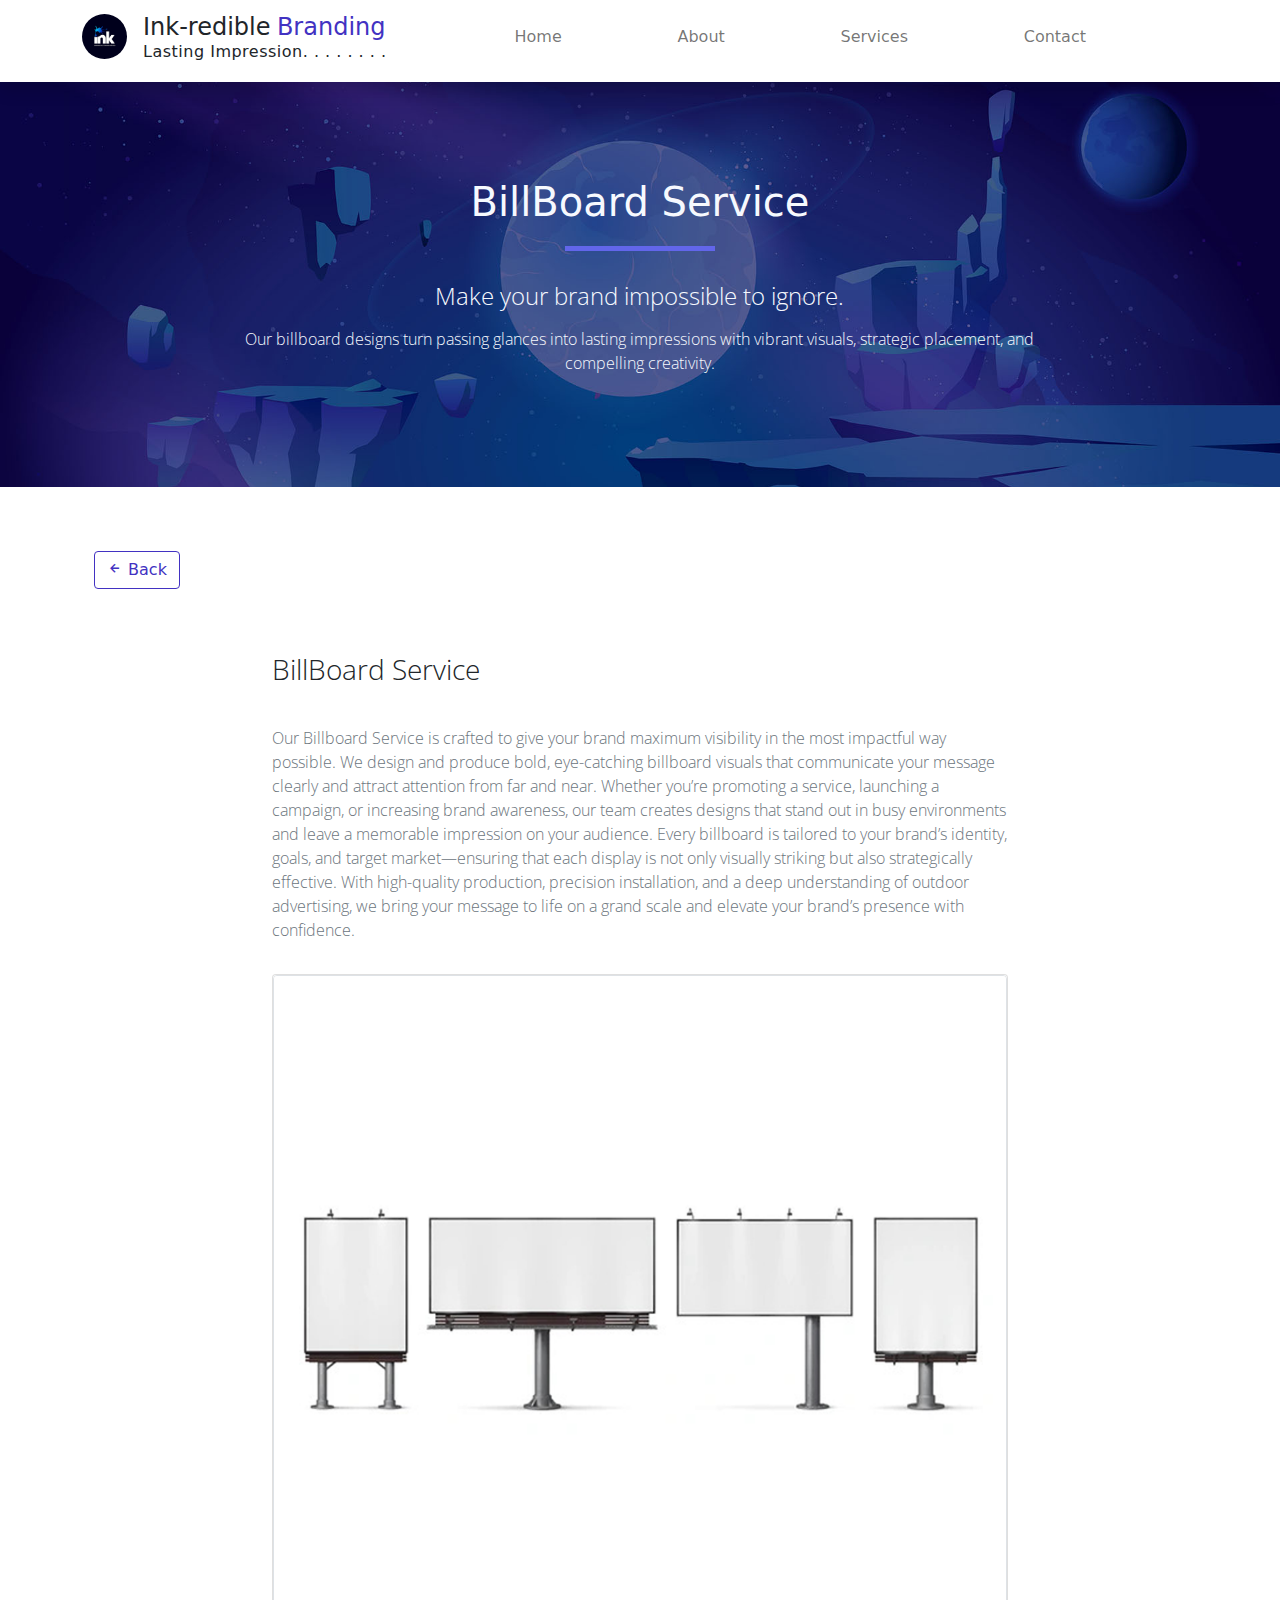
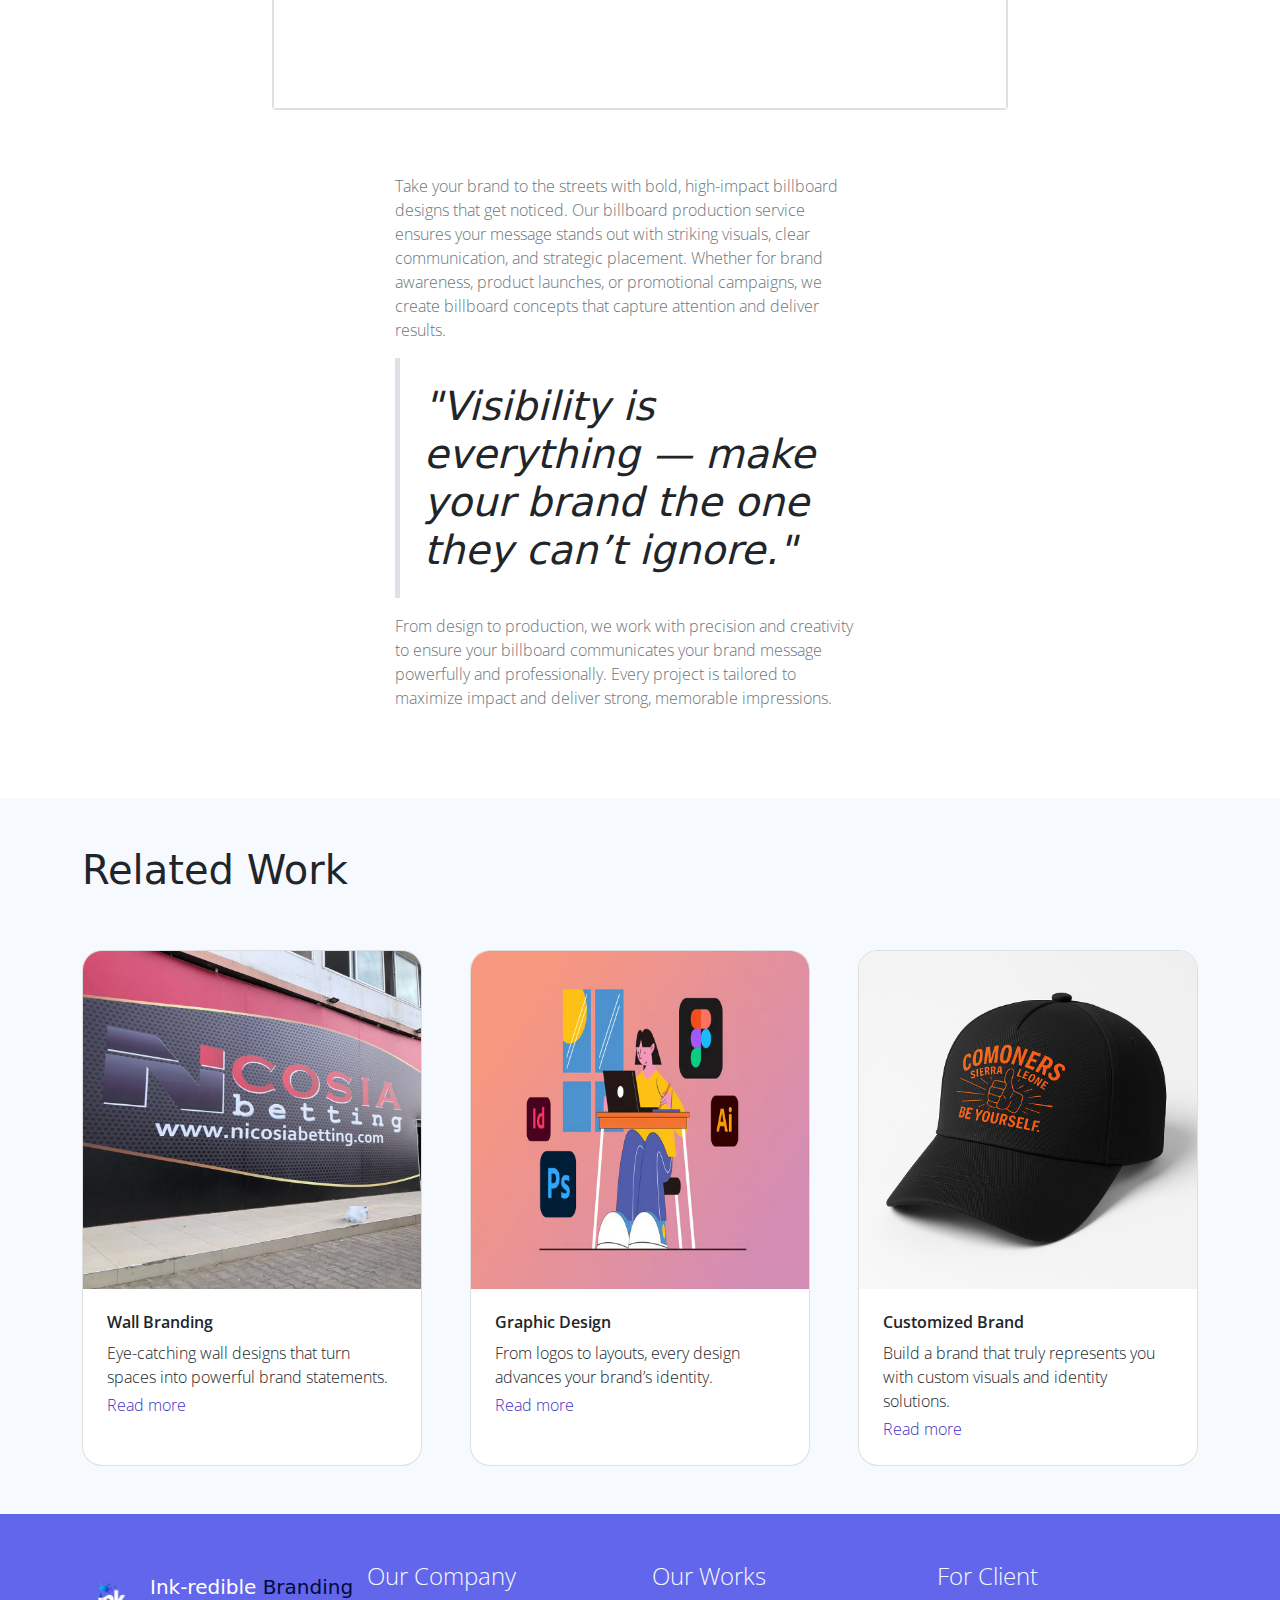
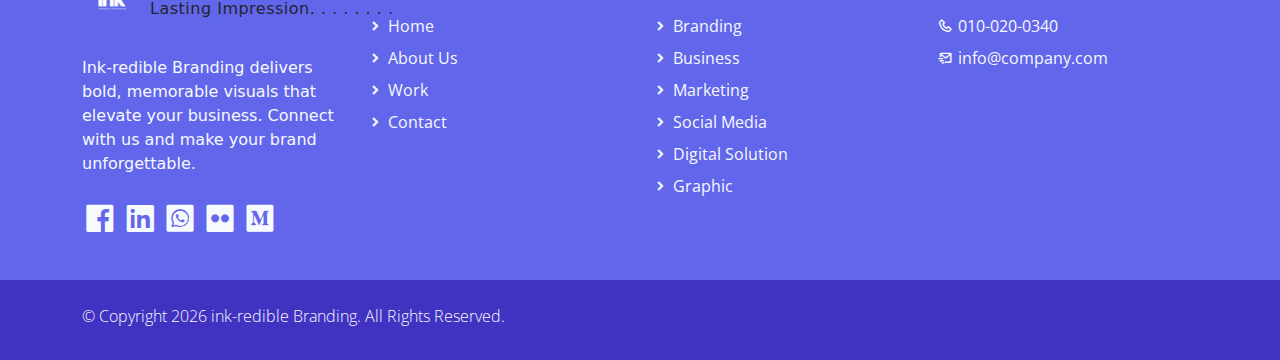
<file: billboard.html>
<!DOCTYPE html>
<html lang="en">

<head>
    <title>Ink-redible Branding - work-single</title>
    <meta charset="utf-8">
    <meta name="viewport" content="width=device-width, initial-scale=1">
    <!-- Favicon-->
    <link rel="icon" type="image/x-icon" sizes="512x512" href="assets/img/ink_logo_favicon.png"/>
    <!--<link rel="apple-touch-icon" href="assets/img/apple-icon.png">
    <link rel="shortcut icon" type="image/x-icon" href="assets/img/favicon.ico">-->
    <!-- Load Require CSS -->
    <link href="assets/css/bootstrap.min.css" rel="stylesheet">
    <!-- Font CSS -->
    <link href="assets/css/boxicon.min.css" rel="stylesheet">
    <link href="https://fonts.googleapis.com/css2?family=Open+Sans:wght@300;400;600&display=swap" rel="stylesheet">
    <!-- Custom CSS -->
    <link rel="stylesheet" href="assets/css/custom.css">
    <link rel="stylesheet" href="assets/css/style.css">
    <!-- Load Tempalte CSS -->
    <link rel="stylesheet" href="assets/css/templatemo.css">

<!--
    
TemplateMo 561 Purple Buzz

https://templatemo.com/tm-561-purple-buzz

-->
</head>

<body>
    <!-- Header -->
    <nav id="main_nav" class="navbar navbar-expand-lg navbar-light bg-white shadow">
        <div class="container d-flex justify-content-between align-items-center">
            <a class="navbar-brand h1" href="index.html">
                <img class = "img-logo" id = "logoimg" src="assets/img/inklogo.jpg" alt="">
                <div class="brand-text">
                <div>
                    <span class="text-dark h4">Ink-redible</span>
                    <span class="text-primary h4">Branding</span>
                </div>
                <div class="text-dark h6">Lasting Impression. . . . . . . .</div>
  </div>
            </a>
            <button class="navbar-toggler border-0" type="button" data-bs-toggle="collapse" data-bs-target="#navbar-toggler-success" aria-controls="navbarSupportedContent" aria-expanded="false" aria-label="Toggle navigation">
                <span class="navbar-toggler-icon"></span>
            </button>

            <div class="align-self-center collapse navbar-collapse flex-fill  d-lg-flex justify-content-lg-between" id="navbar-toggler-success">
                <div class="flex-fill mx-xl-5 mb-2">
                    <ul class="nav navbar-nav d-flex justify-content-between mx-xl-5 text-center text-dark">
                        <li class="nav-item">
                            <a class="nav-link btn-outline-primary rounded-pill px-3" href="index.html">Home</a>
                        </li>
                        <li class="nav-item">
                            <a class="nav-link btn-outline-primary rounded-pill px-3" href="about.html">About</a>
                        </li>
                        <li class="nav-item">
                            <a class="nav-link btn-outline-primary rounded-pill px-3" href="work.html">Services</a>
                        </li>
                       <!--<li class="nav-item">
                            <a class="nav-link btn-outline-primary rounded-pill px-3" href="pricing.html">Pricing</a>
                        </li>-->
                        <li class="nav-item">
                            <a class="nav-link btn-outline-primary rounded-pill px-3" href="contact.html">Contact</a>
                        </li>
                    </ul>
                </div>
                <!--<div class="navbar align-self-center d-flex">
                    <a class="nav-link" href="#"><i class='bx bx-bell bx-sm bx-tada-hover text-primary'></i></a>
                    <a class="nav-link" href="#"><i class='bx bx-cog bx-sm text-primary'></i></a>
                    <a class="nav-link" href="#"><i class='bx bx-user-circle bx-sm text-primary'></i></a>
                </div>-->
            </div>
        </div>
    </nav>
    <!-- Close Header -->


    <!-- Start Banner Hero -->
    <div id="work_single_banner" class="bg-light w-100">
        <div class="container-fluid text-light d-flex justify-content-center align-items-center border-0 rounded-0 p-0 py-5">
            <div class="banner-content col-lg-8 m-lg-auto text-center py-5 px-3">
                <h1 class="banner-heading h2 pb-5 typo-space-line-center">BillBoard Service
                </h1>
                <h3 class="h4 pb-2 light-300">Make your brand impossible to ignore.</h3>
                <p class="banner-footer light-300">
                   Our billboard designs turn passing glances into lasting impressions with vibrant visuals, 
                   strategic placement, and compelling creativity.
                </p>
            </div>
        </div>
    </div>
    <!-- End Banner Hero -->

    <!-- Start Work Sigle -->
    <section class="container py-5">
         <div class="container py-3">
                <a href="javascript:history.back()" class="btn btn-outline-primary">
                    <i class='bx bx-left-arrow-alt text-blue'></i> Back
                </a>
            </div>
        <div class="row pt-5">
            <div class="worksingle-content col-lg-8 m-auto text-left justify-content-center">
                <h2 class="worksingle-heading h3 pb-3 light-300 typo-space-line">BillBoard Service</h2>
                <p class="worksingle-footer py-3 text-muted light-300">
                     Our Billboard Service is crafted to give your brand maximum visibility in the most impactful way possible.
                    We design and produce bold, eye-catching billboard visuals that communicate your message clearly and attract attention from far and near.
                    Whether you’re promoting a service, launching a campaign, or increasing brand awareness, our team creates designs that stand out in busy environments and leave a memorable impression on your audience.
                    Every billboard is tailored to your brand’s identity, goals, and target market—ensuring that each display is not only visually striking but also strategically effective.
                    With high-quality production, precision installation, and a deep understanding of outdoor advertising, we bring your message to life on a grand scale and elevate your brand’s presence with confidence.
                </p>
            </div>
        </div><!-- End Blog Cover -->

        <div class="row justify-content-center pb-4">
            <div class="col-lg-8">
                <div id="templatemo-slide-link-target" class="card mb-3">
                    <img class="img-fluid border rounded" src="./assets/img/billboardservice.png" alt="Card image cap">
                </div>
                <div class="worksingle-slide-footer row">

                    <!--Start Controls-->
                    <!--<div class="col-1 align-self-center">
                        <a href="#multi-item-example" role="button" data-bs-slide="prev">
                            <i class='bx bxs-chevron-left bx-sm text-dark'></i>
                        </a>
                    </div>
                    End Controls-->

                    <!--Start Carousel Wrapper-->
                    <!--<div id="multi-item-example" class="col-10 carousel slide" data-bs-ride="carousel">
                        Start Slides
                        <div class="carousel-inner" role="listbox">

                            <!--First slide
                            <div class="carousel-item active">
                                <div class="row">
                                    <div class="col">
                                        <a class="templatemo-slide-link" href="./assets/img/Wall-Branding-Mockup-1.jpg.png">
                                            <img class="img-fluid border rounded" src="./assets/img/Wall-Branding-Mockup-1.jpg.png" alt="Product Image">
                                        </a>
                                    </div>
                                    <div class="col">
                                        <a class="templatemo-slide-link" href="./assets/img/wall-branding-mockup-2.jpeg">
                                            <img class="img-fluid border rounded" src="./assets/img/wall-branding-mockup-2.jpeg.png" alt="Product Image">
                                        </a>
                                    </div>
                                    <div class="col">
                                        <a class="templatemo-slide-link" href="./assets/img/wall-branding-mockup-3.jpeg">
                                            <img class="img-fluid border rounded" src="./assets/img/wall-branding-mockup-3.jpeg.png" alt="Product Image">
                                        </a>
                                    </div>
                                    <!--<div class="col">
                                        <a class="templatemo-slide-link" href="./assets/img/work-slide-03.jpg">
                                            <img class="img-fluid border rounded" src="./assets/img/work-slide-03-small.jpg" alt="Product Image">
                                        </a>
                                    </div>
                                    <div class="col">
                                        <a class="templatemo-slide-link" href="./assets/img/work-slide-01.jpg">
                                            <img class="img-fluid border rounded" src="./assets/img/work-slide-01-small.jpg" alt="Product Image">
                                        </a>
                                    </div>
                                </div>
                            </div>
                           <!--First slide-->

                            <!--Second slide
                            <div class="carousel-item">
                                <div class="row">
                                    <div class="col">
                                        <a class="templatemo-slide-link" href="./assets/img/wall-branding-mockup-2.jpeg.png">
                                            <img class="img-fluid border rounded" src="./assets/img/wall-branding-mockup-2.jpeg.png" alt="Product Image">
                                        </a>
                                    </div>
                                    <div class="col">
                                        <a class="templatemo-slide-link" href="./assets/img/wall-branding-mockup-3.jpeg.png">
                                            <img class="img-fluid border rounded" src="./assets/img/wall-branding-mockup-3.jpeg.png" alt="Product Image">
                                        </a>
                                    </div>
                                    <div class="col">
                                        <a class="templatemo-slide-link" href="./assets/img/Wall-Branding-Mockup-1.jpg.png">
                                            <img class="img-fluid border rounded" src="./assets/img/Wall-Branding-Mockup-1.jpg.png" alt="Product Image">
                                        </a>
                                    </div>
                                    <!--<div class="col">
                                        <a class="templatemo-slide-link" href="./assets/img/work-slide-01.jpg">
                                            <img class="img-fluid border rounded" src="./assets/img/work-slide-01-small.jpg" alt="Product Image">
                                        </a>
                                    </div>
                                    <div class="col">
                                        <a class="templatemo-slide-link" href="./assets/img/work-slide-06.jpg">
                                            <img class="img-fluid border rounded" src="./assets/img/work-slide-06-small.jpg" alt="Product Image">
                                        </a>
                                    </div>
                                </div>
                            </div>
                            <!--/.Second slide-->

                            <!--third slide
                            <div class="carousel-item">
                                <div class="row">
                                    <div class="col">
                                        <a class="templatemo-slide-link" href="./assets/img/wall-branding-mockup-3.jpeg.png">
                                            <img class="img-fluid border rounded" src="./assets/img/wall-branding-mockup-3.jpeg.png" alt="Product Image">
                                        </a>
                                    </div>
                                    <div class="col">
                                        <a class="templatemo-slide-link" href="./assets/img/Wall-Branding-Mockup-1.jpg.png">
                                            <img class="img-fluid border rounded" src="./assets/img/Wall-Branding-Mockup-1.jpg.png" alt="Product Image">
                                        </a>
                                    </div>
                                    <div class="col">
                                        <a class="templatemo-slide-link" href="./assets/img/wall-branding-mockup-2.jpeg.png">
                                            <img class="img-fluid border rounded" src="./assets/img/wall-branding-mockup-2.jpeg.png" alt="Product Image">
                                        </a>
                                    </div>
                                    <!--<div class="col">
                                        <a class="templatemo-slide-link" href="./assets/img/work-slide-01.jpg">
                                            <img class="img-fluid border rounded" src="./assets/img/work-slide-01-small.jpg" alt="Product Image">
                                        </a>
                                    </div>
                                    <div class="col">
                                        <a class="templatemo-slide-link" href="./assets/img/work-slide-06.jpg">
                                            <img class="img-fluid border rounded" src="./assets/img/work-slide-06-small.jpg" alt="Product Image">
                                        </a>
                                    </div>
                                </div>
                            </div>
                            <!--/.third slide

                        </div>
                        <!--End Slides
                    </div>
                    <!--End Carousel Wrapper-->

                    <!--Start Controls
                    <div class="col-1 align-self-center text-end">
                        <a href="#multi-item-example" role="button" data-bs-slide="next">
                            <i class='bx bxs-chevron-right bx-sm text-dark'></i>
                        </a>
                    </div>
                    <!--End Controls

                </div>
            </div>
        </div><!-- End Slider -->

        <div class="row">
            <div class="col-md-8 m-auto text-left justify-content-center">
                <p class="pt-5 text-muted light-300">
                    Take your brand to the streets with bold, high-impact billboard designs that get noticed. 
            Our billboard production service ensures your message stands out with striking visuals, 
            clear communication, and strategic placement. Whether for brand awareness, product launches, 
            or promotional campaigns, we create billboard concepts that capture attention and deliver results.
                </p>
            </div>
        </div><!-- End Paragrph -->


        <div class="row">
            <div class="col-md-8 m-auto text-left justify-content-center">
                <p class="display-6 py-4 ps-4 border border-5 border-top-0 border-end-0 border-bottom-0 border-start">
                    <i>
                          "Visibility is everything — make your brand the one they can’t ignore."
                      </i>
                </p>
                <p class="text-muted light-300">
                   From design to production, we work with precision and creativity to ensure your billboard 
                   communicates your brand message powerfully and professionally. 
                   Every project is tailored to maximize impact and deliver strong, memorable impressions.
                </p>
            </div>
        </div>
        <!-- End Qute -->


        <!--<div class="row justify-content-center">
            <div class="col-lg-8 pt-4 pb-4">
                <div class="ratio ratio-16x9">
                    <iframe class="embed-responsive-item" src="https://www.youtube.com/embed/1z--ZRS5x5U" allowfullscreen></iframe>
                </div>
            </div>
        </div> End Video -->

        <!--<div class="row justify-content-center">
            <div class="col-lg-8 ml-auto mr-auto pt-3 pb-4">
                <p class="text-muted light-300">
                    Ed do eiusmod tempor incididunt ut labore et dolore magna aliqua.
                    Quis ipsum suspendisse ultrices gravida. Risus commodo viverra maecenas
                    accumsan lacus vel facilisis. Lorem ipsum dolor sit amet, consectetur
                    adipisicing elit, sed do eiusmod tempor incididunt ut labore et dolore
                    magna aliqua. Ut enim ad minim veniam, quis nostrud exercitation ullamco
                    laboris nisi ut aliquip ex ea commodo consequat. Duis aute irure dolor
                    in reprehenderit in voluptate velit esse cillum dolore eu fugiat nulla.
                </p>
            </div>
        </div>
       End Work Sigle -->

        <!-- Start Comment 
        <div class="row justify-content-center">
            <div class="worksingle-comment-heading col-8 m-auto pb-3">
                <h4 class="h5">Comments</h4>
            </div>
        </div>

        <div class="row pb-4">
            <div class="worksingle-comment-body col-md-8 m-auto">
                <div class="d-flex">
                    <div>
                        <img class="rounded-circle" src="./assets/img/team-05.jpg" style="width: 50px;">
                    </div>
                    <div class="comment-body">
                        <div class="comment-header d-flex justify-content-between ms-3">
                            <div class="header text-start">
                                <h5 class="h6">John Doe</h5>
                                <p class="text-muted light-300">10 mins ago</p>
                            </div>
                            <a href="#" class="text-decoration-none text-secondary"><i class='bx bxs-share me-2'></i>Reply</a>
                        </div>
                        <div class="footer">
                            <div class="card-body border ms-3 light-300">
                                Lorem ipsum dolor sit amet, consectetur adipisicing elit, sed do eiusmod
                                tempor incididunt ut labore et dolore magna aliqua. Ut enim ad minim veniam,
                                quis nostrud exercitation ullamco.
                            </div>
                        </div>
                    </div>
                </div>
            </div>
        </div>End Comment -->


        <!--<div class="row pb-4">
            <div class="col-lg-8 m-auto">
                <div class="d-flex">
                    <div>
                        <img class="rounded-circle" src="./assets/img/team-01.jpg" style="width: 50px;">
                    </div>
                    <div class="comment-body">
                        <div class="comment-header d-flex justify-content-between ms-3">
                            <div class="header text-start">
                                <h5 class="h6">Jane Doe</h5>
                                <p class="text-muted light-300">5 mins ago</p>
                            </div>
                            <a href="#" class="text-decoration-none text-secondary"><i class='bx bxs-share me-2'></i>Reply</a>
                        </div>
                        <div class="footer">
                            <div class="card-body border ms-3 light-300">
                                Lorem ipsum dolor sit amet, consectetur adipisicing elit, sed do eiusmod
                                tempor incididunt ut labore et dolore magna aliqua. Ut enim ad minim veniam,
                                quis.
                            </div>
                        </div>
                    </div>
                </div>
            </div>
        </div> End Comment -->


        <!--<div class="row pb-4">
            <div class="col-lg-8 m-auto">
                <div class="d-flex ml-4">
                    <div>
                        <img class="rounded-circle" src="./assets/img/team-05.jpg" style="width: 50px;">
                    </div>
                    <div class="comment-body">
                        <div class="comment-header d-flex justify-content-between ms-3">
                            <div class="header text-start">
                                <h5 class="h6">John Doe</h5>
                                <p class="text-muted light-300">15 mins ago</p>
                            </div>
                            <a href="#" class="text-decoration-none text-secondary"><i class='bx bxs-share me-2'></i>Reply</a>
                        </div>
                        <div class="footer">
                            <div class="card-body border ms-3 light-300">
                                Lorem ipsum dolor sit amet, consectetur adipisicing elit, sed do eiusmod
                                tempor incididunt ut labore et dolore magna aliqua. Ut enim ad minim veniam,
                                quis nostrud exercitation ullamco.
                            </div>
                        </div>
                    </div>
                </div>
            </div>
        </div> End Comment -->


        <!--<div class="row pb-4">
            <div class="col-lg-8 m-auto">
                <div class="d-flex ml-5">
                    <div>
                        <img class="rounded-circle" src="./assets/img/team-01.jpg" style="width: 50px;">
                    </div>
                    <div class="comment-body">
                        <div class="comment-header d-flex justify-content-between ms-3">
                            <div class="header text-start">
                                <h5 class="h6">Jane Doe</h5>
                                <p class="text-muted light-300">16 mins ago</p>
                            </div>
                            <a href="#" class="text-decoration-none text-secondary"><i class='bx bxs-share me-2'></i>Reply</a>
                        </div>
                        <div class="footer">
                            <div class="card-body border ms-3 light-300">
                                Lorem ipsum dolor sit amet, consectetur adipisicing elit, sed do eiusmod
                                tempor incididunt ut labore et dolore magna aliqua. Ut enim ad minim veniam,
                                quis.
                            </div>
                        </div>
                    </div>
                </div>
            </div>
        </div>End Comment -->


        <!--<div class="row pb-4">
            <div class="worksingle-comment-footer col-lg-8 m-auto">
                <h4 class="h5">Leave Comment</h4>
                <form class="col-md-12 m-auto" method="POST" action="#" role="form">

                    <div class="form-group">
                        <label class="pb-2 pt-sm-0 pt-4 light-300" for="inputmessage">Your Comment</label>
                        <textarea class="form-control form-control-lg light-300" id="inputmessage" name="inputmessage" placeholder="Your Comment" rows="5"></textarea>
                    </div>

                    <div class="row py-4">
                        <div class="col-lg-6">
                            <label class="pb-2 light-300" for="inputname">Name</label>
                            <input type="text" class="form-control form-control-lg light-300" id="inputname" name="inputname" placeholder="Name">
                        </div>
                        <div class="col-lg-6">
                            <label class="pb-2 pt-sm-0 pt-4 light-300" for="inputemail">Email</label>
                            <input type="email" class="form-control form-control-lg light-300" id="inputemail" name="inputemail" placeholder="Email">
                        </div>
                    </div>

                    <div class="form-row pt-2">
                        <div class="col-md-12 col-10 text-end">
                            <button type="submit" class="btn btn-secondary text-white px-md-4 px-2 py-md-3 py-1 radius-0 light-300">Send Message</button>
                        </div>
                    </div>
                </form>
            </div>
        </div> End Comment Form -->


    </section>
    <!-- End Work Sigle -->

    <!-- Start Related Post -->
    <article class="container-fluid bg-light">
        <div class="container">
            <div class="worksingle-related-header row">
                <h1 class="h2 py-5">Related Work</h1>
                <div class="col-md-12 text-left justify-content-center">
                    <div class="row gx-5">


                        <div class="col-sm-6 col-lg-4 mb-5">
                            <a href="wallbranding.html" class="related-content card text-decoration-none overflow-hidden h-100">
                                <img class="related-img card-img-top" src="./assets/img/Wall-Branding-Mockup-1.jpg.png" alt="Card image cap">
                                <div class="related-body card-body p-4">
                                    <h5 class="card-title h6 m-0 semi-bold-600 text-dark">Wall Branding</h5>
                                    <p class="card-text pt-2 mb-1 light-300 text-dark">
                                        Eye-catching wall designs that turn spaces into powerful brand statements.
                                    </p>
                                    <div class="d-flex justify-content-between">
                                        <span class="text-primary light-300">Read more</span>
                                    </div>
                                </div>
                            </a>
                        </div>
                        <div class="col-sm-6 col-lg-4 mb-5">
                            <a href="graphicdesign.html" class="related-content card text-decoration-none overflow-hidden h-100">
                                <img class="related-img card-img-top" src="./assets/img/graphicdesign.png" alt="Card image cap">
                                <div class="related-body card-body p-4">
                                    <h5 class="card-title h6 m-0 semi-bold-600 text-dark">Graphic Design</h5>
                                    <p class="card-text pt-2 mb-1 light-300 text-dark">
                                        From logos to layouts, every design advances your brand’s identity.
                                    </p>
                                    <div class="d-flex justify-content-between">
                                        <span class="text-primary light-300">Read more</span>
                                    </div>
                                </div>
                            </a>
                        </div>
                        <div class="col-sm-6 col-lg-4 mb-5">
                             <a href="customizedbrand.html" class="related-content card text-decoration-none overflow-hidden h-100">
                                <img class="related-img card-img-top" src="./assets/img/custombrand.jpeg" alt="Card image cap">
                                <div class="related-body card-body p-4">
                                    <h5 class="card-title h6 m-0 semi-bold-600 text-dark">Customized Brand</h5>
                                    <p class="card-text pt-2 mb-1 light-300 text-dark">
                                        Build a brand that truly represents you with custom visuals and identity solutions.
                                    </p>
                                    <div class="d-flex justify-content-between">
                                        <span class="text-primary light-300">Read more</span>
                                    </div>
                                </div>
                            </a>
                        </div>
                    </div>
                </div>
            </div>

    </article>
    <!-- End Related Post -->


    <!-- Start Footer -->
    <footer class="bg-secondary pt-4">
        <div class="container">
            <div class="row py-4">

                <div class="col-lg-3 col-12 align-left">
                    <a class="navbar-brand" href="index.html">
                     <img class = "big-logo" id = "logobig" src="assets/img/ink_logo.png" alt="">
                    <div class="brand-text">
                    <div>
                    <span class="text-dark h5 text-white-custom">Ink-redible</span>
                    <span class="text-primary h5 primarycolor">Branding</span>
                    </div>
                    <div class="text-dark h6">Lasting Impression. . . . . . . .</div>
                    </div>
                    </a>
                    <p class="text-light my-lg-4 my-2">
                          Ink-redible Branding delivers bold, memorable visuals that elevate your business. 
                        Connect with us and make your brand unforgettable.
                    </p>
                    <ul class="list-inline footer-icons light-300">
                        <li class="list-inline-item m-0">
                            <a class="text-light" target="_blank" href="http://facebook.com/">
                                <i class='bx bxl-facebook-square bx-md'></i>
                            </a>
                        </li>
                        <li class="list-inline-item m-0">
                            <a class="text-light" target="_blank" href="https://www.linkedin.com/">
                                <i class='bx bxl-linkedin-square bx-md'></i>
                            </a>
                        </li>
                        <li class="list-inline-item m-0">
                            <a class="text-light" target="_blank" href="https://www.whatsapp.com/">
                                <i class='bx bxl-whatsapp-square bx-md'></i>
                            </a>
                        </li>
                        <li class="list-inline-item m-0">
                            <a class="text-light" target="_blank" href="https://www.flickr.com/">
                                <i class='bx bxl-flickr-square bx-md'></i>
                            </a>
                        </li>
                        <li class="list-inline-item m-0">
                            <a class="text-light" target="_blank" href="https://www.medium.com/">
                                <i class='bx bxl-medium-square bx-md' ></i>
                            </a>
                        </li>
                    </ul>
                </div>

                <div class="col-lg-3 col-md-4 my-sm-0 mt-4">
                    <h3 class="h4 pb-lg-3 text-light light-300">Our Company</h2>
                        <ul class="list-unstyled text-light light-300">
                            <li class="pb-2">
                                <i class='bx-fw bx bxs-chevron-right bx-xs'></i><a class="text-decoration-none text-light" href="index.html">Home</a>
                            </li>
                            <li class="pb-2">
                                <i class='bx-fw bx bxs-chevron-right bx-xs'></i><a class="text-decoration-none text-light py-1" href="about.html">About Us</a>
                            </li>
                            <li class="pb-2">
                                <i class='bx-fw bx bxs-chevron-right bx-xs'></i><a class="text-decoration-none text-light py-1" href="work.html">Work</a>
                            </li>
                            <!--<li class="pb-2">
                                <i class='bx-fw bx bxs-chevron-right bx-xs'></i></i><a class="text-decoration-none text-light py-1" href="pricing.html">Price</a>
                            </li>-->
                            <li class="pb-2">
                                <i class='bx-fw bx bxs-chevron-right bx-xs'></i><a class="text-decoration-none text-light py-1" href="contact.html">Contact</a>
                            </li>
                        </ul>
                </div>

                <div class="col-lg-3 col-md-4 my-sm-0 mt-4">
                    <h2 class="h4 pb-lg-3 text-light light-300">Our Works</h2>
                    <ul class="list-unstyled text-light light-300">
                        <li class="pb-2">
                            <i class='bx-fw bx bxs-chevron-right bx-xs'></i><a class="text-decoration-none text-light py-1" href="#">Branding</a>
                        </li>
                        <li class="pb-2">
                            <i class='bx-fw bx bxs-chevron-right bx-xs'></i><a class="text-decoration-none text-light py-1" href="#">Business</a>
                        </li>
                        <li class="pb-2">
                            <i class='bx-fw bx bxs-chevron-right bx-xs'></i><a class="text-decoration-none text-light py-1" href="#">Marketing</a>
                        </li>
                        <li class="pb-2">
                            <i class='bx-fw bx bxs-chevron-right bx-xs'></i><a class="text-decoration-none text-light py-1" href="#">Social Media</a>
                        </li>
                        <li class="pb-2">
                            <i class='bx-fw bx bxs-chevron-right bx-xs'></i><a class="text-decoration-none text-light py-1" href="#">Digital Solution</a>
                        </li>
                        <li class="pb-2">
                            <i class='bx-fw bx bxs-chevron-right bx-xs'></i><a class="text-decoration-none text-light py-1" href="#">Graphic</a>
                        </li>
                    </ul>
                </div>

                <div class="col-lg-3 col-md-4 my-sm-0 mt-4">
                    <h2 class="h4 pb-lg-3 text-light light-300">For Client</h2>
                    <ul class="list-unstyled text-light light-300">
                        <li class="pb-2">
                            <i class='bx-fw bx bx-phone bx-xs'></i><a class="text-decoration-none text-light py-1" href="tel:010-020-0340">010-020-0340</a>
                        </li>
                        <li class="pb-2">
                            <i class='bx-fw bx bx-mail-send bx-xs'></i><a class="text-decoration-none text-light py-1" href="mailto:info@company.com">info@company.com</a>
                        </li>
                    </ul>
                </div>

            </div>
        </div>

        <div class="w-100 bg-primary py-3">
            <div class="container">
                <div class="row pt-2">
                    <div class="col-lg-6 col-sm-12">
                        <p class="text-lg-start text-center text-light light-300">
                             © Copyright <span id="year"></span> ink-redible Branding. All Rights Reserved.
                        </p>
                    </div>
                    <!--<div class="col-lg-6 col-sm-12">
                        <p class="text-lg-end text-center text-light light-300">
                            Designed by <a rel="sponsored" class="text-decoration-none text-light" href="https://templatemo.com/" target="_blank"><strong>TemplateMo</strong></a>
                        </p>
                    </div>-->
                </div>
            </div>
        </div>

    </footer>
    <!-- End Footer -->


    <!-- Bootstrap -->
    <script src="assets/js/bootstrap.bundle.min.js"></script>
    <!-- Load jQuery require for Page Script -->
    <script src="assets/js/jquery.min.js"></script>
    <!-- Page Script -->
    <script>
        $(window).load(function() {
            // Slide
            $('.templatemo-slide-link').click(function() {
                var this_href = $(this).attr('href');
                $('#templatemo-slide-link-target img').attr('src', this_href);
                return false;
            });
            // End Slide
        });
    </script>
    <!-- Templatemo -->
    <script src="assets/js/templatemo.js"></script>
    <script src="assets/js/templatemo.min.js?v=2"></script>
    <!-- Custom -->
    <script src="assets/js/custom.js"></script>

</body>

</html>
</file>
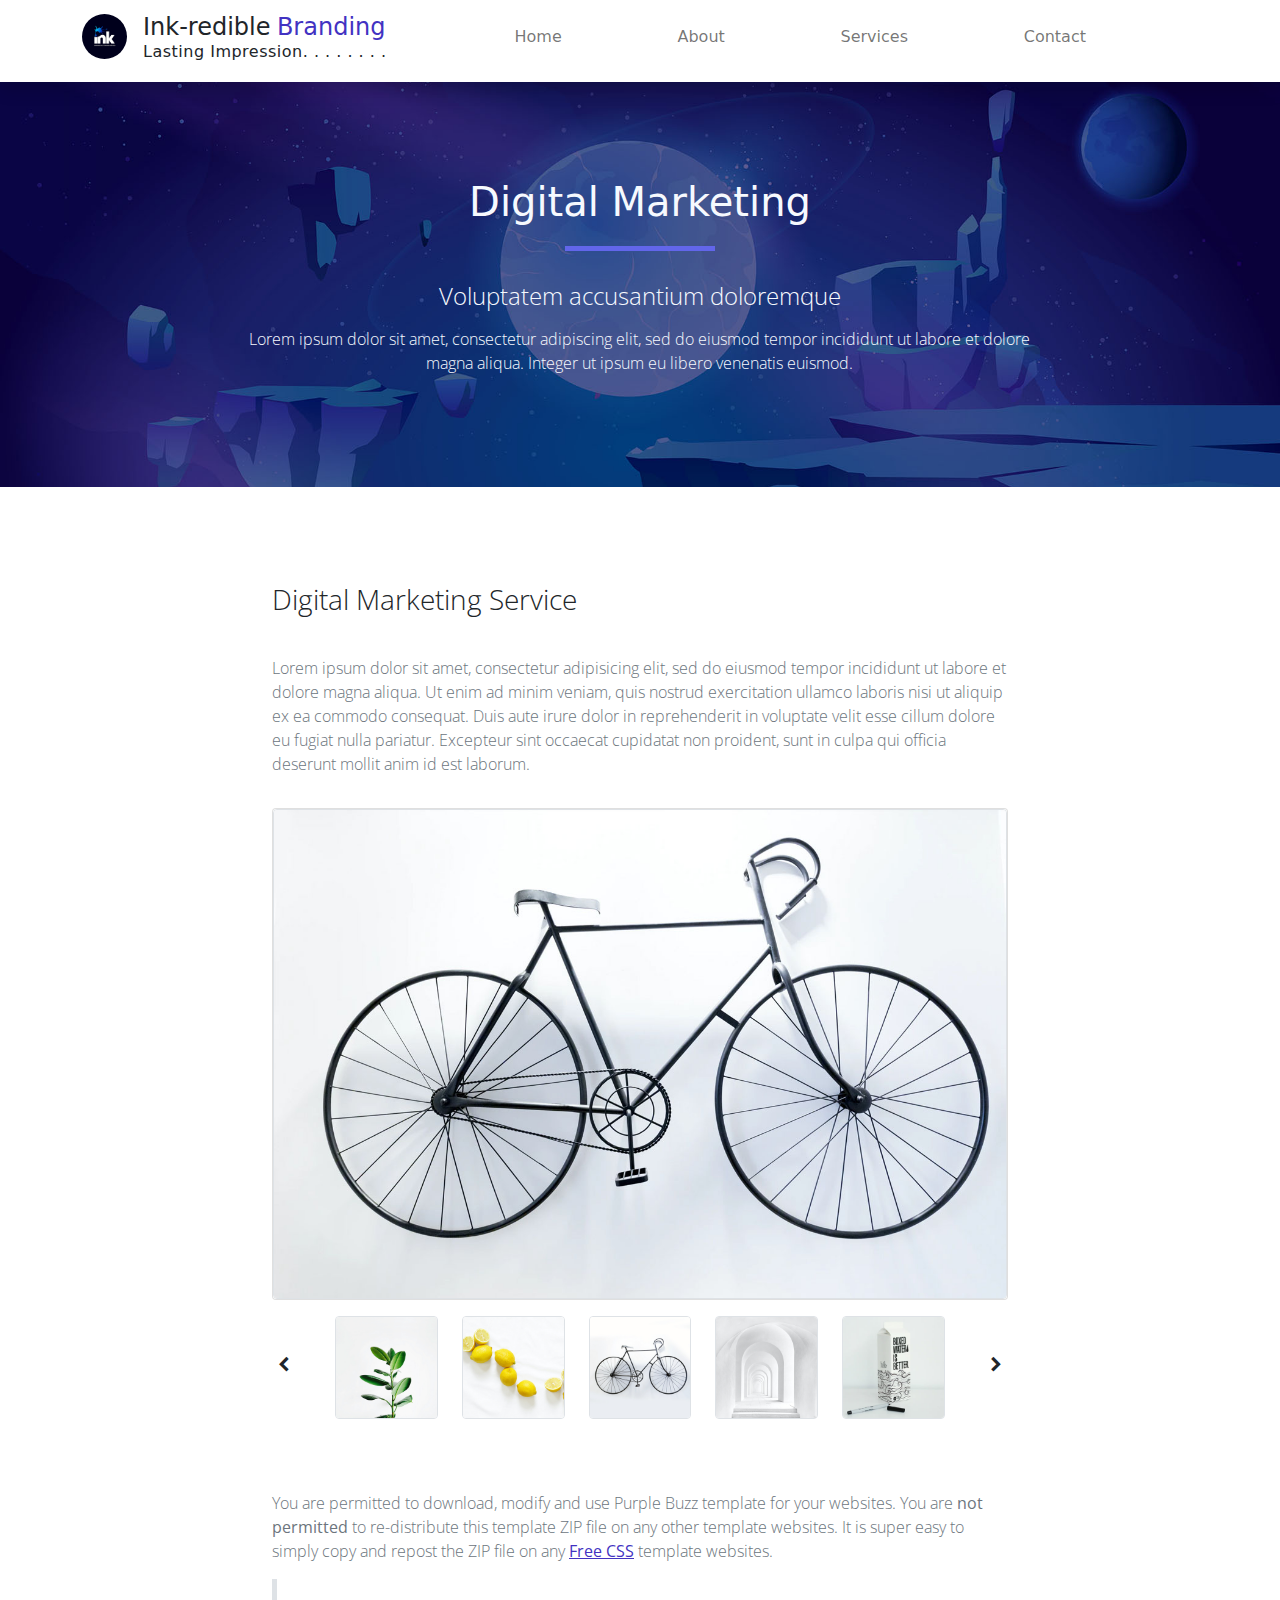
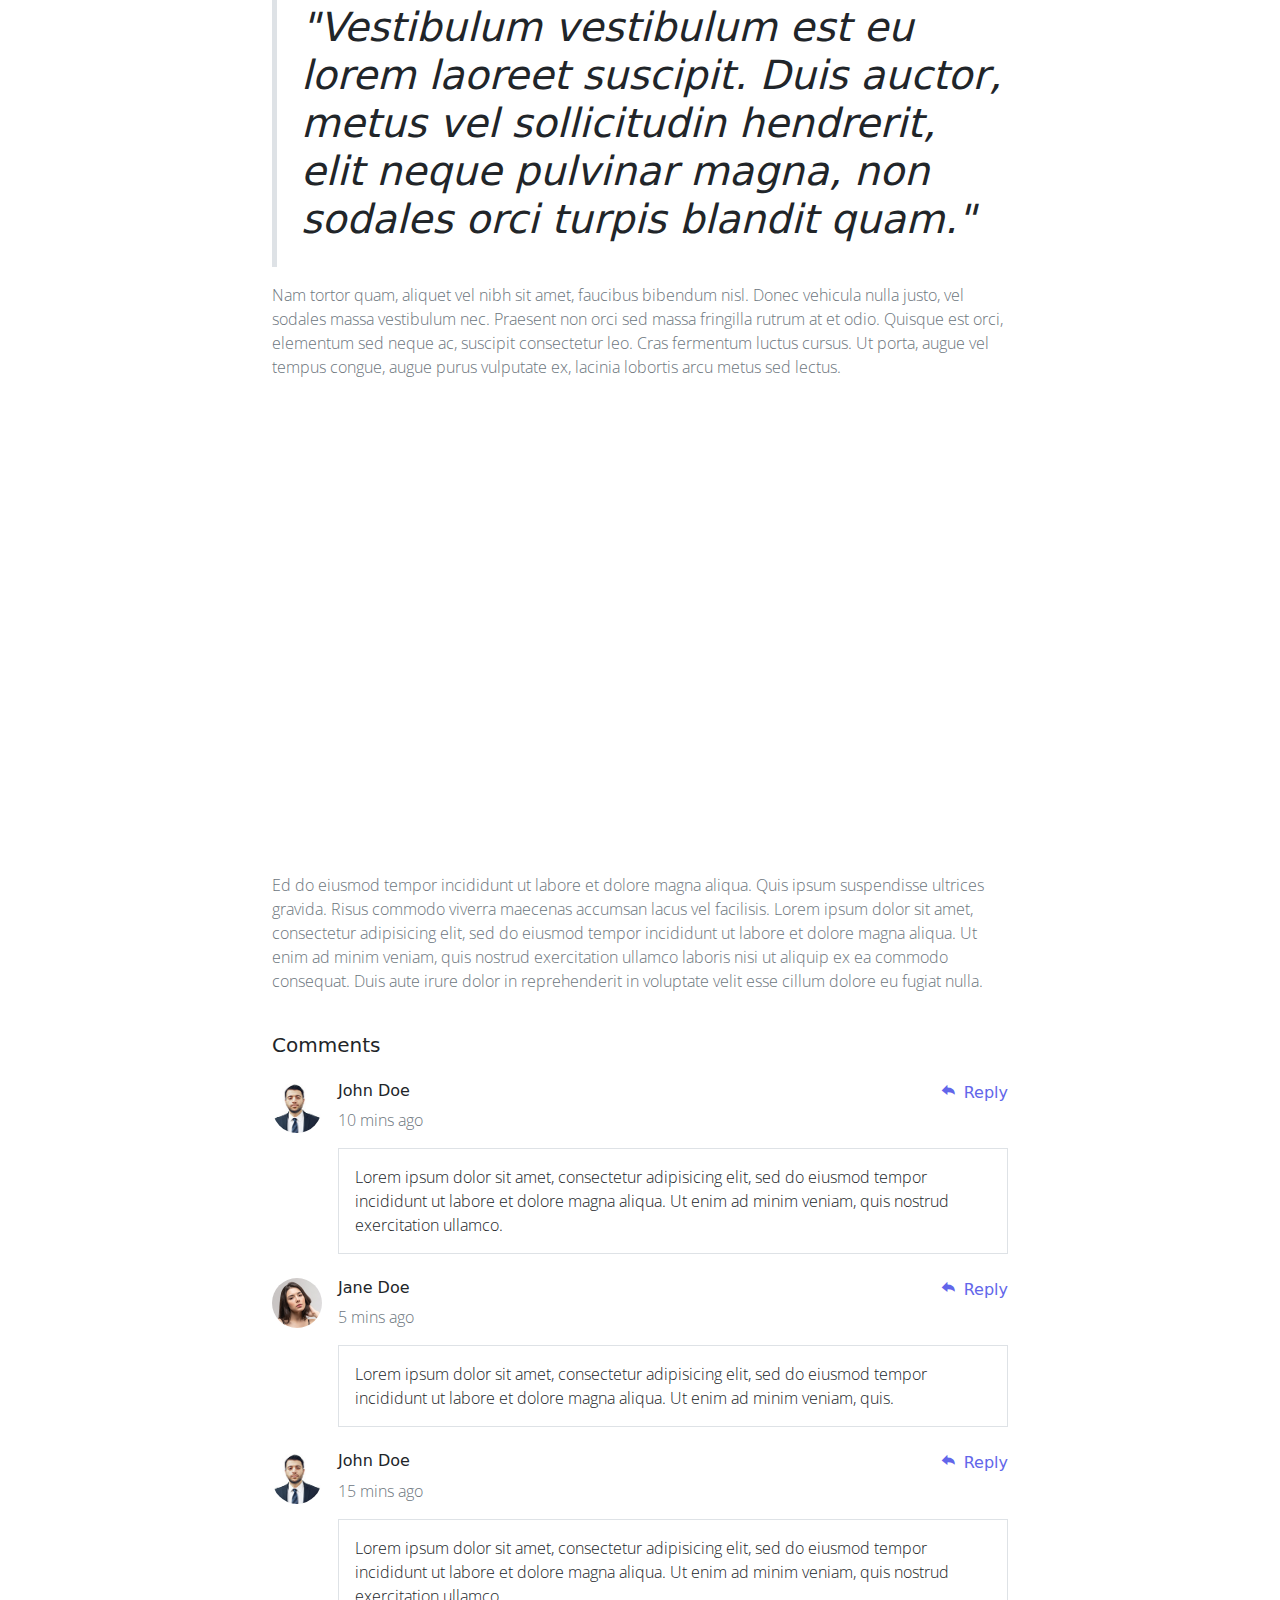
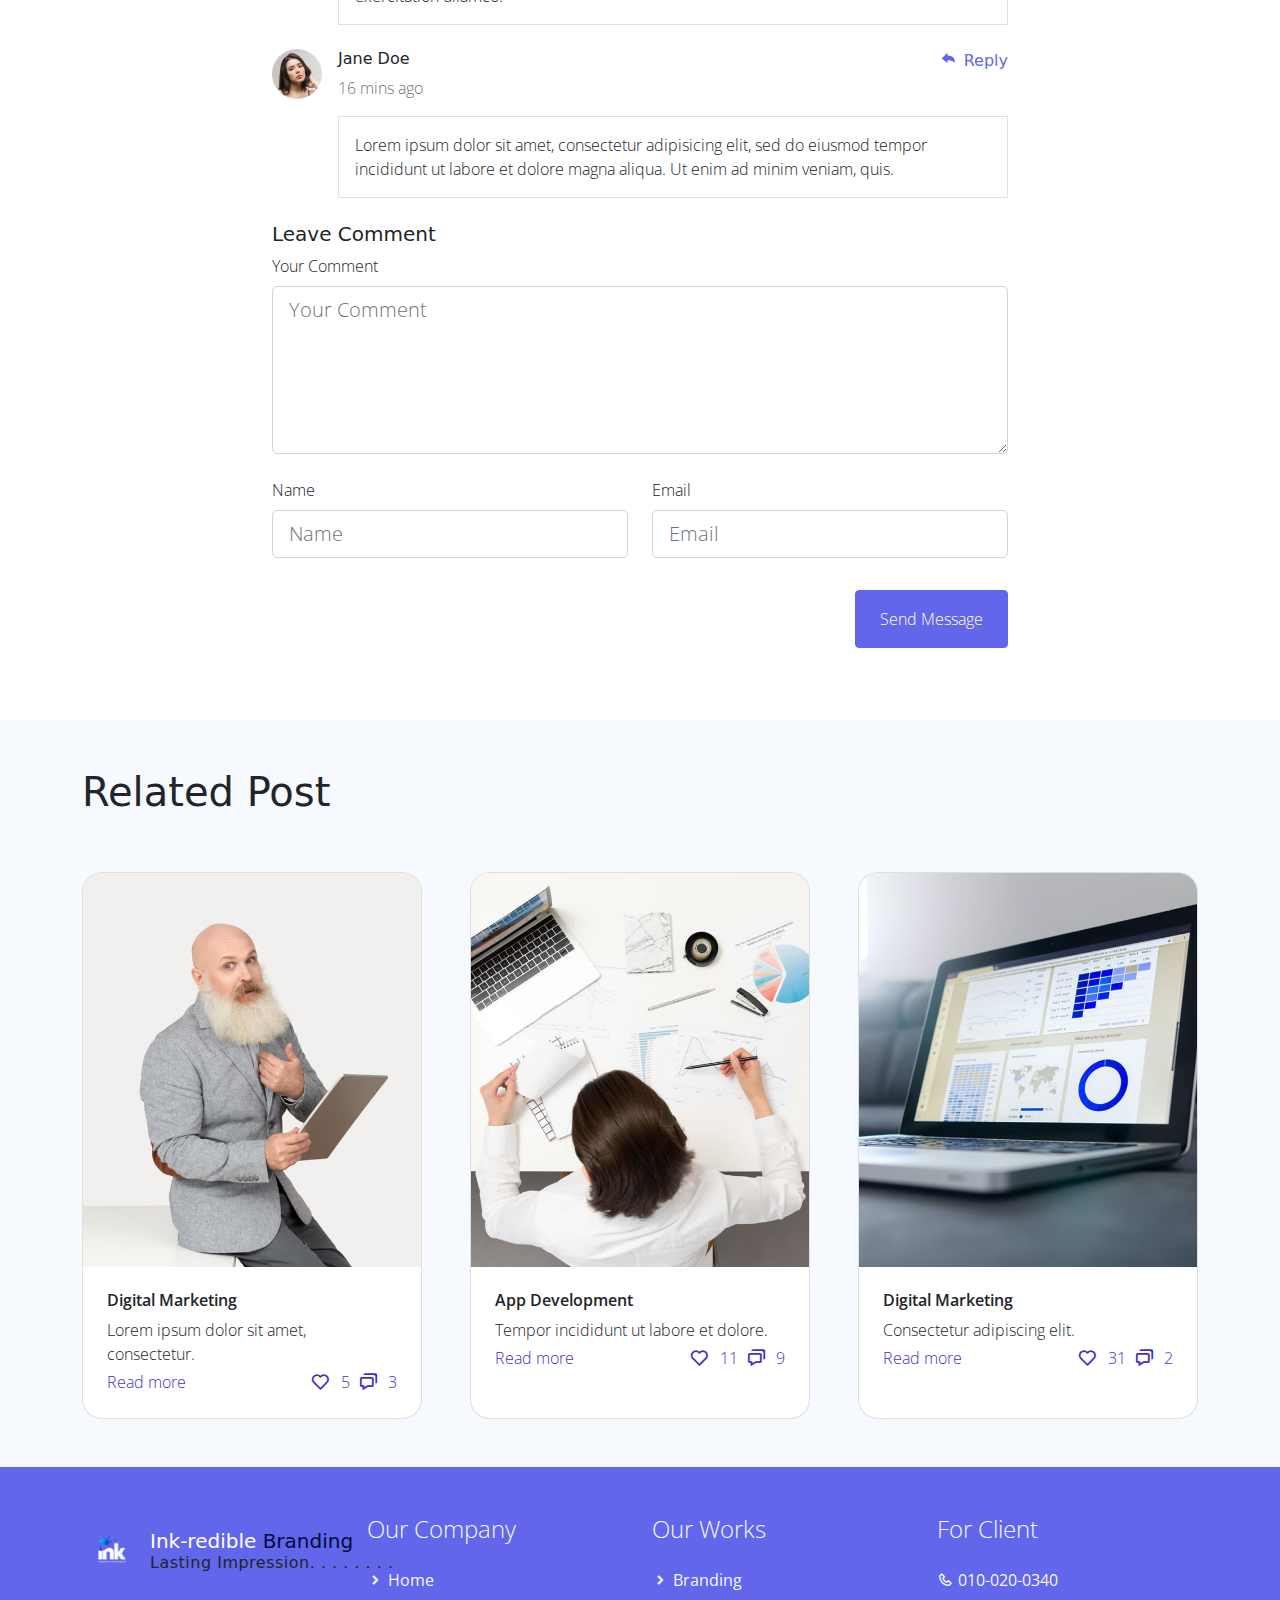
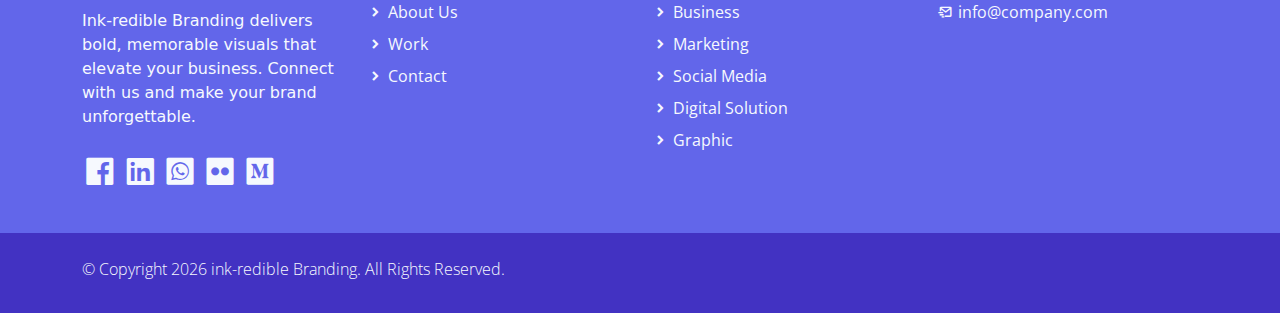
<file: brandconsultation.html>
<!DOCTYPE html>
<html lang="en">

<head>
    <title>Ink-redible Branding - work-single</title>
    <meta charset="utf-8">
    <meta name="viewport" content="width=device-width, initial-scale=1">
    <!-- Favicon-->
    <link rel="icon" type="image/x-icon" sizes="512x512" href="assets/img/ink_logo_favicon.png"/>
    <!--<link rel="apple-touch-icon" href="assets/img/apple-icon.png">
    <link rel="shortcut icon" type="image/x-icon" href="assets/img/favicon.ico">-->
    <!-- Load Require CSS -->
    <link href="assets/css/bootstrap.min.css" rel="stylesheet">
    <!-- Font CSS -->
    <link href="assets/css/boxicon.min.css" rel="stylesheet">
    <link href="https://fonts.googleapis.com/css2?family=Open+Sans:wght@300;400;600&display=swap" rel="stylesheet">
    <!-- Custom CSS -->
    <link rel="stylesheet" href="assets/css/custom.css">
    <link rel="stylesheet" href="assets/css/style.css">
    <!-- Load Tempalte CSS -->
    <link rel="stylesheet" href="assets/css/templatemo.css">

<!--
    
TemplateMo 561 Purple Buzz

https://templatemo.com/tm-561-purple-buzz

-->
</head>

<body>
    <!-- Header -->
    <nav id="main_nav" class="navbar navbar-expand-lg navbar-light bg-white shadow">
        <div class="container d-flex justify-content-between align-items-center">
            <a class="navbar-brand h1" href="index.html">
                <img class = "img-logo" id = "logoimg" src="assets/img/inklogo.jpg" alt="">
                <div class="brand-text">
                <div>
                    <span class="text-dark h4">Ink-redible</span>
                    <span class="text-primary h4">Branding</span>
                </div>
                <div class="text-dark h6">Lasting Impression. . . . . . . .</div>
  </div>
            </a>
            <button class="navbar-toggler border-0" type="button" data-bs-toggle="collapse" data-bs-target="#navbar-toggler-success" aria-controls="navbarSupportedContent" aria-expanded="false" aria-label="Toggle navigation">
                <span class="navbar-toggler-icon"></span>
            </button>

            <div class="align-self-center collapse navbar-collapse flex-fill  d-lg-flex justify-content-lg-between" id="navbar-toggler-success">
                <div class="flex-fill mx-xl-5 mb-2">
                    <ul class="nav navbar-nav d-flex justify-content-between mx-xl-5 text-center text-dark">
                        <li class="nav-item">
                            <a class="nav-link btn-outline-primary rounded-pill px-3" href="index.html">Home</a>
                        </li>
                        <li class="nav-item">
                            <a class="nav-link btn-outline-primary rounded-pill px-3" href="about.html">About</a>
                        </li>
                        <li class="nav-item">
                            <a class="nav-link btn-outline-primary rounded-pill px-3" href="work.html">Services</a>
                        </li>
                       <!--<li class="nav-item">
                            <a class="nav-link btn-outline-primary rounded-pill px-3" href="pricing.html">Pricing</a>
                        </li>-->
                        <li class="nav-item">
                            <a class="nav-link btn-outline-primary rounded-pill px-3" href="contact.html">Contact</a>
                        </li>
                    </ul>
                </div>
                <!--<div class="navbar align-self-center d-flex">
                    <a class="nav-link" href="#"><i class='bx bx-bell bx-sm bx-tada-hover text-primary'></i></a>
                    <a class="nav-link" href="#"><i class='bx bx-cog bx-sm text-primary'></i></a>
                    <a class="nav-link" href="#"><i class='bx bx-user-circle bx-sm text-primary'></i></a>
                </div>-->
            </div>
        </div>
    </nav>
    <!-- Close Header -->


    <!-- Start Banner Hero -->
    <div id="work_single_banner" class="bg-light w-100">
        <div class="container-fluid text-light d-flex justify-content-center align-items-center border-0 rounded-0 p-0 py-5">
            <div class="banner-content col-lg-8 m-lg-auto text-center py-5 px-3">
                <h1 class="banner-heading h2 pb-5 typo-space-line-center">Digital Marketing</<h1>
                </h1>
                <h3 class="h4 pb-2 light-300">Voluptatem accusantium doloremque</h3>
                <p class="banner-footer light-300">
                    Lorem ipsum dolor sit amet, consectetur adipiscing elit,
                    sed do eiusmod tempor incididunt ut labore et dolore magna
                    aliqua. Integer ut ipsum eu libero venenatis euismod.
                </p>
            </div>
        </div>
    </div>
    <!-- End Banner Hero -->

    <!-- Start Work Sigle -->
    <section class="container py-5">

        <div class="row pt-5">
            <div class="worksingle-content col-lg-8 m-auto text-left justify-content-center">
                <h2 class="worksingle-heading h3 pb-3 light-300 typo-space-line">Digital Marketing Service</h2>
                <p class="worksingle-footer py-3 text-muted light-300">
                    Lorem ipsum dolor sit amet, consectetur adipisicing elit, sed do eiusmod
                    tempor incididunt ut labore et dolore magna aliqua. Ut enim ad minim veniam,
                    quis nostrud exercitation ullamco laboris nisi ut aliquip ex ea commodo
                    consequat. Duis aute irure dolor in reprehenderit in voluptate velit esse
                    cillum dolore eu fugiat nulla pariatur. Excepteur sint occaecat cupidatat non
                    proident, sunt in culpa qui officia deserunt mollit anim id est laborum.
                </p>
            </div>
        </div><!-- End Blog Cover -->

        <div class="row justify-content-center pb-4">
            <div class="col-lg-8">
                <div id="templatemo-slide-link-target" class="card mb-3">
                    <img class="img-fluid border rounded" src="./assets/img/work-slide-04.jpg" alt="Card image cap">
                </div>
                <div class="worksingle-slide-footer row">

                    <!--Start Controls-->
                    <div class="col-1 align-self-center">
                        <a href="#multi-item-example" role="button" data-bs-slide="prev">
                            <i class='bx bxs-chevron-left bx-sm text-dark'></i>
                        </a>
                    </div>
                    <!--End Controls-->

                    <!--Start Carousel Wrapper-->
                    <div id="multi-item-example" class="col-10 carousel slide" data-bs-ride="carousel">
                        <!--Start Slides-->
                        <div class="carousel-inner" role="listbox">

                            <!--First slide-->
                            <div class="carousel-item active">
                                <div class="row">
                                    <div class="col">
                                        <a class="templatemo-slide-link" href="./assets/img/work-slide-06.jpg">
                                            <img class="img-fluid border rounded" src="./assets/img/work-slide-06-small.jpg" alt="Product Image">
                                        </a>
                                    </div>
                                    <div class="col">
                                        <a class="templatemo-slide-link" href="./assets/img/work-slide-05.jpg">
                                            <img class="img-fluid border rounded" src="./assets/img/work-slide-05-small.jpg" alt="Product Image">
                                        </a>
                                    </div>
                                    <div class="col">
                                        <a class="templatemo-slide-link" href="./assets/img/work-slide-04.jpg">
                                            <img class="img-fluid border rounded" src="./assets/img/work-slide-04-small.jpg" alt="Product Image">
                                        </a>
                                    </div>
                                    <div class="col">
                                        <a class="templatemo-slide-link" href="./assets/img/work-slide-03.jpg">
                                            <img class="img-fluid border rounded" src="./assets/img/work-slide-03-small.jpg" alt="Product Image">
                                        </a>
                                    </div>
                                    <div class="col">
                                        <a class="templatemo-slide-link" href="./assets/img/work-slide-01.jpg">
                                            <img class="img-fluid border rounded" src="./assets/img/work-slide-01-small.jpg" alt="Product Image">
                                        </a>
                                    </div>
                                </div>
                            </div>
                            <!--/.First slide-->

                            <!--Second slide-->
                            <div class="carousel-item">
                                <div class="row">
                                    <div class="col">
                                        <a class="templatemo-slide-link" href="./assets/img/work-slide-01.jpg">
                                            <img class="img-fluid border rounded" src="./assets/img/work-slide-01-small.jpg" alt="Product Image">
                                        </a>
                                    </div>
                                    <div class="col">
                                        <a class="templatemo-slide-link" href="./assets/img/work-slide-03.jpg">
                                            <img class="img-fluid border rounded" src="./assets/img/work-slide-03-small.jpg" alt="Product Image">
                                        </a>
                                    </div>
                                    <div class="col">
                                        <a class="templatemo-slide-link" href="./assets/img/work-slide-02.jpg">
                                            <img class="img-fluid border rounded" src="./assets/img/work-slide-02-small.jpg" alt="Product Image">
                                        </a>
                                    </div>
                                    <div class="col">
                                        <a class="templatemo-slide-link" href="./assets/img/work-slide-01.jpg">
                                            <img class="img-fluid border rounded" src="./assets/img/work-slide-01-small.jpg" alt="Product Image">
                                        </a>
                                    </div>
                                    <div class="col">
                                        <a class="templatemo-slide-link" href="./assets/img/work-slide-06.jpg">
                                            <img class="img-fluid border rounded" src="./assets/img/work-slide-06-small.jpg" alt="Product Image">
                                        </a>
                                    </div>
                                </div>
                            </div>
                            <!--/.Second slide-->

                            <!--Second slide-->
                            <div class="carousel-item">
                                <div class="row">
                                    <div class="col">
                                        <a class="templatemo-slide-link" href="./assets/img/work-slide-01.jpg">
                                            <img class="img-fluid border rounded" src="./assets/img/work-slide-01-small.jpg" alt="Product Image">
                                        </a>
                                    </div>
                                    <div class="col">
                                        <a class="templatemo-slide-link" href="./assets/img/work-slide-03.jpg">
                                            <img class="img-fluid border rounded" src="./assets/img/work-slide-03-small.jpg" alt="Product Image">
                                        </a>
                                    </div>
                                    <div class="col">
                                        <a class="templatemo-slide-link" href="./assets/img/work-slide-02.jpg">
                                            <img class="img-fluid border rounded" src="./assets/img/work-slide-02-small.jpg" alt="Product Image">
                                        </a>
                                    </div>
                                    <div class="col">
                                        <a class="templatemo-slide-link" href="./assets/img/work-slide-01.jpg">
                                            <img class="img-fluid border rounded" src="./assets/img/work-slide-01-small.jpg" alt="Product Image">
                                        </a>
                                    </div>
                                    <div class="col">
                                        <a class="templatemo-slide-link" href="./assets/img/work-slide-06.jpg">
                                            <img class="img-fluid border rounded" src="./assets/img/work-slide-06-small.jpg" alt="Product Image">
                                        </a>
                                    </div>
                                </div>
                            </div>
                            <!--/.Second slide-->

                        </div>
                        <!--End Slides-->
                    </div>
                    <!--End Carousel Wrapper-->

                    <!--Start Controls-->
                    <div class="col-1 align-self-center text-end">
                        <a href="#multi-item-example" role="button" data-bs-slide="next">
                            <i class='bx bxs-chevron-right bx-sm text-dark'></i>
                        </a>
                    </div>
                    <!--End Controls-->

                </div>
            </div>
        </div><!-- End Slider -->

        <div class="row">
            <div class="col-md-8 m-auto text-left justify-content-center">
                <p class="pt-5 text-muted light-300">
                    You are permitted to download, modify and use Purple Buzz template for your websites. You are <strong>not permitted</strong> to re-distribute this template ZIP file on any other template websites. It is super easy to simply copy and repost the ZIP file on any <a rel="nofollow" href="https://www.google.com/search?q=free+css" target="_blank">Free CSS</a> template websites.
                </p>
            </div>
        </div><!-- End Paragrph -->


        <div class="row">
            <div class="col-md-8 m-auto text-left justify-content-center">
                <p class="display-6 py-4 ps-4 border border-5 border-top-0 border-end-0 border-bottom-0 border-start">
                    <i>
                          "Vestibulum vestibulum est eu lorem laoreet suscipit. Duis auctor,
                          metus vel sollicitudin hendrerit, elit neque pulvinar magna, non
                          sodales orci turpis blandit quam."
                      </i>
                </p>
                <p class="text-muted light-300">
                    Nam tortor quam, aliquet vel nibh sit amet, faucibus bibendum nisl.
                    Donec vehicula nulla justo, vel sodales massa vestibulum nec. Praesent
                    non orci sed massa fringilla rutrum at et odio. Quisque est orci,
                    elementum sed neque ac, suscipit consectetur leo. Cras fermentum luctus
                    cursus. Ut porta, augue vel tempus congue, augue purus vulputate ex,
                    lacinia lobortis arcu metus sed lectus.
                </p>
            </div>
        </div><!-- End Qute -->


        <div class="row justify-content-center">
            <div class="col-lg-8 pt-4 pb-4">
                <div class="ratio ratio-16x9">
                    <iframe class="embed-responsive-item" src="https://www.youtube.com/embed/1z--ZRS5x5U" allowfullscreen></iframe>
                </div>
            </div>
        </div><!-- End Video -->

        <div class="row justify-content-center">
            <div class="col-lg-8 ml-auto mr-auto pt-3 pb-4">
                <p class="text-muted light-300">
                    Ed do eiusmod tempor incididunt ut labore et dolore magna aliqua.
                    Quis ipsum suspendisse ultrices gravida. Risus commodo viverra maecenas
                    accumsan lacus vel facilisis. Lorem ipsum dolor sit amet, consectetur
                    adipisicing elit, sed do eiusmod tempor incididunt ut labore et dolore
                    magna aliqua. Ut enim ad minim veniam, quis nostrud exercitation ullamco
                    laboris nisi ut aliquip ex ea commodo consequat. Duis aute irure dolor
                    in reprehenderit in voluptate velit esse cillum dolore eu fugiat nulla.
                </p>
            </div>
        </div>
        <!-- End Work Sigle -->

        <!-- Start Comment -->
        <div class="row justify-content-center">
            <div class="worksingle-comment-heading col-8 m-auto pb-3">
                <h4 class="h5">Comments</h4>
            </div>
        </div>

        <div class="row pb-4">
            <div class="worksingle-comment-body col-md-8 m-auto">
                <div class="d-flex">
                    <div>
                        <img class="rounded-circle" src="./assets/img/team-05.jpg" style="width: 50px;">
                    </div>
                    <div class="comment-body">
                        <div class="comment-header d-flex justify-content-between ms-3">
                            <div class="header text-start">
                                <h5 class="h6">John Doe</h5>
                                <p class="text-muted light-300">10 mins ago</p>
                            </div>
                            <a href="#" class="text-decoration-none text-secondary"><i class='bx bxs-share me-2'></i>Reply</a>
                        </div>
                        <div class="footer">
                            <div class="card-body border ms-3 light-300">
                                Lorem ipsum dolor sit amet, consectetur adipisicing elit, sed do eiusmod
                                tempor incididunt ut labore et dolore magna aliqua. Ut enim ad minim veniam,
                                quis nostrud exercitation ullamco.
                            </div>
                        </div>
                    </div>
                </div>
            </div>
        </div><!-- End Comment -->


        <div class="row pb-4">
            <div class="col-lg-8 m-auto">
                <div class="d-flex">
                    <div>
                        <img class="rounded-circle" src="./assets/img/team-01.jpg" style="width: 50px;">
                    </div>
                    <div class="comment-body">
                        <div class="comment-header d-flex justify-content-between ms-3">
                            <div class="header text-start">
                                <h5 class="h6">Jane Doe</h5>
                                <p class="text-muted light-300">5 mins ago</p>
                            </div>
                            <a href="#" class="text-decoration-none text-secondary"><i class='bx bxs-share me-2'></i>Reply</a>
                        </div>
                        <div class="footer">
                            <div class="card-body border ms-3 light-300">
                                Lorem ipsum dolor sit amet, consectetur adipisicing elit, sed do eiusmod
                                tempor incididunt ut labore et dolore magna aliqua. Ut enim ad minim veniam,
                                quis.
                            </div>
                        </div>
                    </div>
                </div>
            </div>
        </div><!-- End Comment -->


        <div class="row pb-4">
            <div class="col-lg-8 m-auto">
                <div class="d-flex ml-4">
                    <div>
                        <img class="rounded-circle" src="./assets/img/team-05.jpg" style="width: 50px;">
                    </div>
                    <div class="comment-body">
                        <div class="comment-header d-flex justify-content-between ms-3">
                            <div class="header text-start">
                                <h5 class="h6">John Doe</h5>
                                <p class="text-muted light-300">15 mins ago</p>
                            </div>
                            <a href="#" class="text-decoration-none text-secondary"><i class='bx bxs-share me-2'></i>Reply</a>
                        </div>
                        <div class="footer">
                            <div class="card-body border ms-3 light-300">
                                Lorem ipsum dolor sit amet, consectetur adipisicing elit, sed do eiusmod
                                tempor incididunt ut labore et dolore magna aliqua. Ut enim ad minim veniam,
                                quis nostrud exercitation ullamco.
                            </div>
                        </div>
                    </div>
                </div>
            </div>
        </div><!-- End Comment -->


        <div class="row pb-4">
            <div class="col-lg-8 m-auto">
                <div class="d-flex ml-5">
                    <div>
                        <img class="rounded-circle" src="./assets/img/team-01.jpg" style="width: 50px;">
                    </div>
                    <div class="comment-body">
                        <div class="comment-header d-flex justify-content-between ms-3">
                            <div class="header text-start">
                                <h5 class="h6">Jane Doe</h5>
                                <p class="text-muted light-300">16 mins ago</p>
                            </div>
                            <a href="#" class="text-decoration-none text-secondary"><i class='bx bxs-share me-2'></i>Reply</a>
                        </div>
                        <div class="footer">
                            <div class="card-body border ms-3 light-300">
                                Lorem ipsum dolor sit amet, consectetur adipisicing elit, sed do eiusmod
                                tempor incididunt ut labore et dolore magna aliqua. Ut enim ad minim veniam,
                                quis.
                            </div>
                        </div>
                    </div>
                </div>
            </div>
        </div><!-- End Comment -->


        <div class="row pb-4">
            <div class="worksingle-comment-footer col-lg-8 m-auto">
                <h4 class="h5">Leave Comment</h4>
                <form class="col-md-12 m-auto" method="POST" action="#" role="form">

                    <div class="form-group">
                        <label class="pb-2 pt-sm-0 pt-4 light-300" for="inputmessage">Your Comment</label>
                        <textarea class="form-control form-control-lg light-300" id="inputmessage" name="inputmessage" placeholder="Your Comment" rows="5"></textarea>
                    </div>

                    <div class="row py-4">
                        <div class="col-lg-6">
                            <label class="pb-2 light-300" for="inputname">Name</label>
                            <input type="text" class="form-control form-control-lg light-300" id="inputname" name="inputname" placeholder="Name">
                        </div>
                        <div class="col-lg-6">
                            <label class="pb-2 pt-sm-0 pt-4 light-300" for="inputemail">Email</label>
                            <input type="email" class="form-control form-control-lg light-300" id="inputemail" name="inputemail" placeholder="Email">
                        </div>
                    </div>

                    <div class="form-row pt-2">
                        <div class="col-md-12 col-10 text-end">
                            <button type="submit" class="btn btn-secondary text-white px-md-4 px-2 py-md-3 py-1 radius-0 light-300">Send Message</button>
                        </div>
                    </div>
                </form>
            </div>
        </div><!-- End Comment Form -->


    </section>
    <!-- End Work Sigle -->

    <!-- Start Related Post -->
    <article class="container-fluid bg-light">
        <div class="container">
            <div class="worksingle-related-header row">
                <h1 class="h2 py-5">Related Post</h1>
                <div class="col-md-12 text-left justify-content-center">
                    <div class="row gx-5">


                        <div class="col-sm-6 col-lg-4 mb-5">
                            <a href="#" class="related-content card text-decoration-none overflow-hidden h-100">
                                <img class="related-img card-img-top" src="./assets/img/related-post-01.jpg" alt="Card image cap">
                                <div class="related-body card-body p-4">
                                    <h5 class="card-title h6 m-0 semi-bold-600 text-dark">Digital Marketing</h5>
                                    <p class="card-text pt-2 mb-1 light-300 text-dark">
                                        Lorem ipsum dolor sit amet, consectetur.
                                    </p>
                                    <div class="d-flex justify-content-between">
                                        <span class="text-primary light-300">Read more</span>
                                        <div class="light-300">
                                            <i class='bx-fw bx bx-heart me-1'></i>5
                                            <i class='bx-fw bx bx-chat    ms-1 me-1'></i>3
                                        </div>
                                    </div>
                                </div>
                            </a>
                        </div>
                        <div class="col-sm-6 col-lg-4 mb-5">
                            <a href="#" class="related-content card text-decoration-none overflow-hidden h-100">
                                <img class="related-img card-img-top" src="./assets/img/related-post-02.jpg" alt="Card image cap">
                                <div class="related-body card-body p-4">
                                    <h5 class="card-title h6 m-0 semi-bold-600 text-dark">App Development</h5>
                                    <p class="card-text pt-2 mb-1 light-300 text-dark">
                                        Tempor incididunt ut labore et dolore.
                                    </p>
                                    <div class="d-flex justify-content-between">
                                        <span class="text-primary light-300">Read more</span>
                                        <div class="light-300">
                                            <i class='bx-fw bx bx-heart me-1'></i>11
                                            <i class='bx-fw bx bx-chat    ms-1 me-1'></i>9
                                        </div>
                                    </div>
                                </div>
                            </a>
                        </div>
                        <div class="col-sm-6 col-lg-4 mb-5">
                            <a href="#" class="related-content card text-decoration-none overflow-hidden h-100">
                                <img class="related-img card-img-top" src="./assets/img/related-post-03.jpg" alt="Card image cap">
                                <div class="related-body card-body p-4">
                                    <h5 class="card-title h6 m-0 semi-bold-600 text-dark">Digital Marketing</h5>
                                    <p class="card-text pt-2 mb-1 light-300 text-dark">
                                        Consectetur adipiscing elit.
                                    </p>
                                    <div class="d-flex justify-content-between">
                                        <span class="text-primary light-300">Read more</span>
                                        <div class="light-300">
                                            <i class='bx-fw bx bx-heart me-1'></i>31
                                            <i class='bx-fw bx bx-chat    ms-1 me-1'></i>2
                                        </div>
                                    </div>
                                </div>
                            </a>
                        </div>
                    </div>
                </div>
            </div>

    </article>
    <!-- End Related Post -->


    <!-- Start Footer -->
    <footer class="bg-secondary pt-4">
        <div class="container">
            <div class="row py-4">

                <div class="col-lg-3 col-12 align-left">
                    <a class="navbar-brand" href="index.html">
                     <img class = "big-logo" id = "logobig" src="assets/img/ink_logo.png" alt="">
                    <div class="brand-text">
                    <div>
                    <span class="text-dark h5 text-white-custom">Ink-redible</span>
                    <span class="text-primary h5 primarycolor">Branding</span>
                    </div>
                    <div class="text-dark h6">Lasting Impression. . . . . . . .</div>
                    </div>
                    </a>
                    <p class="text-light my-lg-4 my-2">
                          Ink-redible Branding delivers bold, memorable visuals that elevate your business. 
                        Connect with us and make your brand unforgettable.
                    </p>
                    <ul class="list-inline footer-icons light-300">
                        <li class="list-inline-item m-0">
                            <a class="text-light" target="_blank" href="http://facebook.com/">
                                <i class='bx bxl-facebook-square bx-md'></i>
                            </a>
                        </li>
                        <li class="list-inline-item m-0">
                            <a class="text-light" target="_blank" href="https://www.linkedin.com/">
                                <i class='bx bxl-linkedin-square bx-md'></i>
                            </a>
                        </li>
                        <li class="list-inline-item m-0">
                            <a class="text-light" target="_blank" href="https://www.whatsapp.com/">
                                <i class='bx bxl-whatsapp-square bx-md'></i>
                            </a>
                        </li>
                        <li class="list-inline-item m-0">
                            <a class="text-light" target="_blank" href="https://www.flickr.com/">
                                <i class='bx bxl-flickr-square bx-md'></i>
                            </a>
                        </li>
                        <li class="list-inline-item m-0">
                            <a class="text-light" target="_blank" href="https://www.medium.com/">
                                <i class='bx bxl-medium-square bx-md' ></i>
                            </a>
                        </li>
                    </ul>
                </div>

                <div class="col-lg-3 col-md-4 my-sm-0 mt-4">
                    <h3 class="h4 pb-lg-3 text-light light-300">Our Company</h2>
                        <ul class="list-unstyled text-light light-300">
                            <li class="pb-2">
                                <i class='bx-fw bx bxs-chevron-right bx-xs'></i><a class="text-decoration-none text-light" href="index.html">Home</a>
                            </li>
                            <li class="pb-2">
                                <i class='bx-fw bx bxs-chevron-right bx-xs'></i><a class="text-decoration-none text-light py-1" href="about.html">About Us</a>
                            </li>
                            <li class="pb-2">
                                <i class='bx-fw bx bxs-chevron-right bx-xs'></i><a class="text-decoration-none text-light py-1" href="work.html">Work</a>
                            </li>
                            <!--<li class="pb-2">
                                <i class='bx-fw bx bxs-chevron-right bx-xs'></i></i><a class="text-decoration-none text-light py-1" href="pricing.html">Price</a>
                            </li>-->
                            <li class="pb-2">
                                <i class='bx-fw bx bxs-chevron-right bx-xs'></i><a class="text-decoration-none text-light py-1" href="contact.html">Contact</a>
                            </li>
                        </ul>
                </div>

                <div class="col-lg-3 col-md-4 my-sm-0 mt-4">
                    <h2 class="h4 pb-lg-3 text-light light-300">Our Works</h2>
                    <ul class="list-unstyled text-light light-300">
                        <li class="pb-2">
                            <i class='bx-fw bx bxs-chevron-right bx-xs'></i><a class="text-decoration-none text-light py-1" href="#">Branding</a>
                        </li>
                        <li class="pb-2">
                            <i class='bx-fw bx bxs-chevron-right bx-xs'></i><a class="text-decoration-none text-light py-1" href="#">Business</a>
                        </li>
                        <li class="pb-2">
                            <i class='bx-fw bx bxs-chevron-right bx-xs'></i><a class="text-decoration-none text-light py-1" href="#">Marketing</a>
                        </li>
                        <li class="pb-2">
                            <i class='bx-fw bx bxs-chevron-right bx-xs'></i><a class="text-decoration-none text-light py-1" href="#">Social Media</a>
                        </li>
                        <li class="pb-2">
                            <i class='bx-fw bx bxs-chevron-right bx-xs'></i><a class="text-decoration-none text-light py-1" href="#">Digital Solution</a>
                        </li>
                        <li class="pb-2">
                            <i class='bx-fw bx bxs-chevron-right bx-xs'></i><a class="text-decoration-none text-light py-1" href="#">Graphic</a>
                        </li>
                    </ul>
                </div>

                <div class="col-lg-3 col-md-4 my-sm-0 mt-4">
                    <h2 class="h4 pb-lg-3 text-light light-300">For Client</h2>
                    <ul class="list-unstyled text-light light-300">
                        <li class="pb-2">
                            <i class='bx-fw bx bx-phone bx-xs'></i><a class="text-decoration-none text-light py-1" href="tel:010-020-0340">010-020-0340</a>
                        </li>
                        <li class="pb-2">
                            <i class='bx-fw bx bx-mail-send bx-xs'></i><a class="text-decoration-none text-light py-1" href="mailto:info@company.com">info@company.com</a>
                        </li>
                    </ul>
                </div>

            </div>
        </div>

        <div class="w-100 bg-primary py-3">
            <div class="container">
                <div class="row pt-2">
                    <div class="col-lg-6 col-sm-12">
                        <p class="text-lg-start text-center text-light light-300">
                             © Copyright <span id="year"></span> ink-redible Branding. All Rights Reserved.
                        </p>
                    </div>
                    <!--<div class="col-lg-6 col-sm-12">
                        <p class="text-lg-end text-center text-light light-300">
                            Designed by <a rel="sponsored" class="text-decoration-none text-light" href="https://templatemo.com/" target="_blank"><strong>TemplateMo</strong></a>
                        </p>
                    </div>-->
                </div>
            </div>
        </div>

    </footer>
    <!-- End Footer -->


    <!-- Bootstrap -->
    <script src="assets/js/bootstrap.bundle.min.js"></script>
    <!-- Load jQuery require for Page Script -->
    <script src="assets/js/jquery.min.js"></script>
    <!-- Page Script -->
    <script>
        $(window).load(function() {
            // Slide
            $('.templatemo-slide-link').click(function() {
                var this_href = $(this).attr('href');
                $('#templatemo-slide-link-target img').attr('src', this_href);
                return false;
            });
            // End Slide
        });
    </script>
    <!-- Templatemo -->
    <script src="assets/js/templatemo.js"></script>
    <script src="assets/js/templatemo.min.js?v=2"></script>
    <!-- Custom -->
    <script src="assets/js/custom.js"></script>

</body>

</html>
</file>
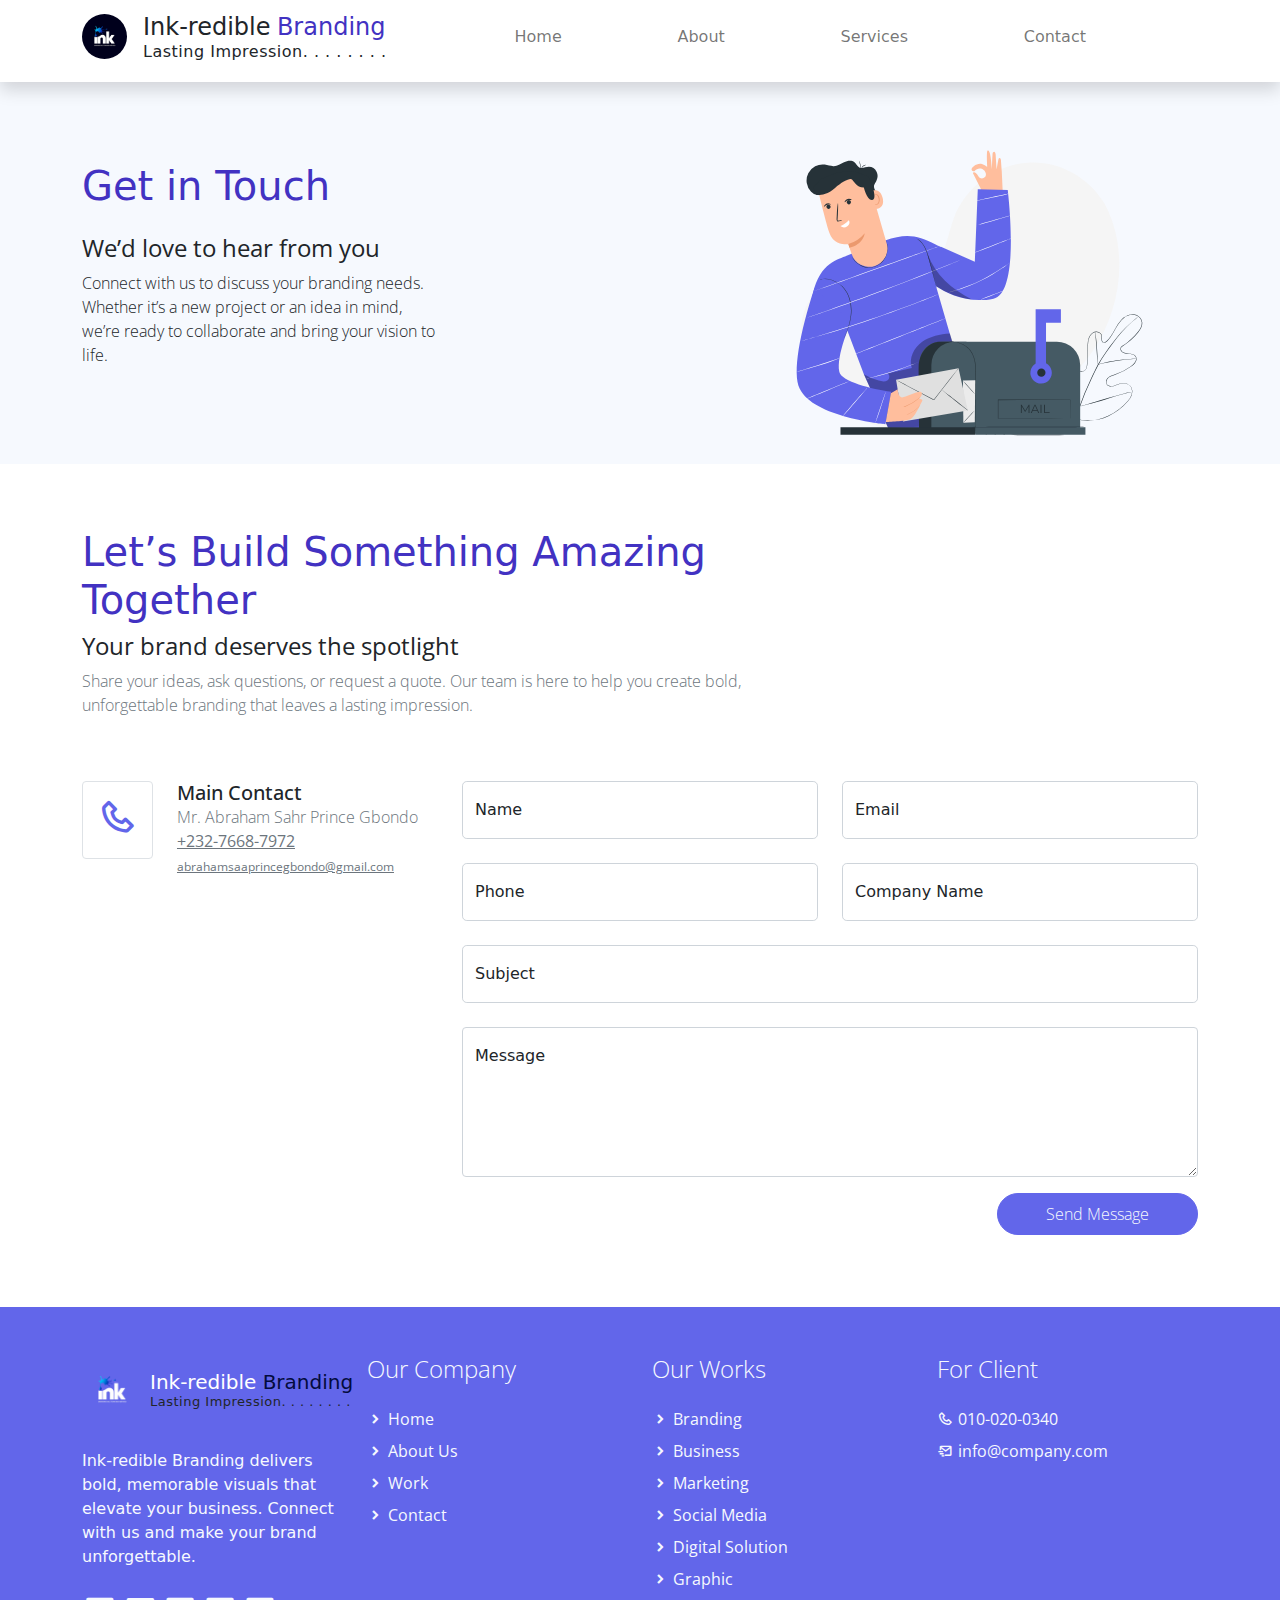
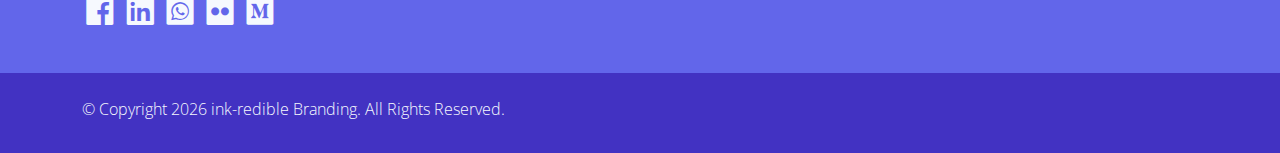
<file: contact.html>
<!DOCTYPE html>
<html lang="en">

<head>
    <title>Ink-redible Branding  - contact</title>
    <meta charset="utf-8">
    <meta name="viewport" content="width=device-width, initial-scale=1">
    <!-- Favicon-->
    <link rel="icon" type="image/x-icon" sizes="512x512" href="assets/img/ink_logo_favicon.png"/>
    <!--<link rel="apple-touch-icon" href="assets/img/apple-icon.png">
    <link rel="shortcut icon" type="image/x-icon" href="assets/img/favicon.ico">-->
    <!-- Load Require CSS -->
    <link href="assets/css/bootstrap.min.css" rel="stylesheet">
    <!-- Font CSS -->
    <link href="assets/css/boxicon.min.css" rel="stylesheet">
    <link href="https://fonts.googleapis.com/css2?family=Open+Sans:wght@300;400;600&display=swap" rel="stylesheet">
    <!-- Custom CSS -->
    <link rel="stylesheet" href="assets/css/custom.css">
    <link rel="stylesheet" href="assets/css/style.css">
    <!-- Load Tempalte CSS -->
    <link rel="stylesheet" href="assets/css/templatemo.css">

<!--
    
TemplateMo 561 Purple Buzz

https://templatemo.com/tm-561-purple-buzz

-->
</head>

<body>
    <!-- Header -->
    <nav id="main_nav" class="navbar navbar-expand-lg navbar-light bg-white shadow">
        <div class="container d-flex justify-content-between align-items-center">
            <a class="navbar-brand h1" href="index.html">
                <img class = "img-logo" id = "logoimg" src="assets/img/inklogo.jpg" alt="">
                <div class="brand-text">
                <div>
                    <span class="text-dark h4">Ink-redible</span>
                    <span class="text-primary h4">Branding</span>
                </div>
                <div class="text-dark h6">Lasting Impression. . . . . . . .</div>
  </div>
            </a>
            <button class="navbar-toggler border-0" type="button" data-bs-toggle="collapse" data-bs-target="#navbar-toggler-success" aria-controls="navbarSupportedContent" aria-expanded="false" aria-label="Toggle navigation">
                <span class="navbar-toggler-icon"></span>
            </button>

            <div class="align-self-center collapse navbar-collapse flex-fill  d-lg-flex justify-content-lg-between" id="navbar-toggler-success">
                <div class="flex-fill mx-xl-5 mb-2">
                    <ul class="nav navbar-nav d-flex justify-content-between mx-xl-5 text-center text-dark">
                        <li class="nav-item">
                            <a class="nav-link btn-outline-primary rounded-pill px-3" href="index.html">Home</a>
                        </li>
                        <li class="nav-item">
                            <a class="nav-link btn-outline-primary rounded-pill px-3" href="about.html">About</a>
                        </li>
                        <li class="nav-item">
                            <a class="nav-link btn-outline-primary rounded-pill px-3" href="work.html">Services</a>
                        </li>
                       <!--<li class="nav-item">
                            <a class="nav-link btn-outline-primary rounded-pill px-3" href="pricing.html">Pricing</a>
                        </li>-->
                        <li class="nav-item">
                            <a class="nav-link btn-outline-primary rounded-pill px-3" href="contact.html">Contact</a>
                        </li>
                    </ul>
                </div>
                <!--<div class="navbar align-self-center d-flex">
                    <a class="nav-link" href="#"><i class='bx bx-bell bx-sm bx-tada-hover text-primary'></i></a>
                    <a class="nav-link" href="#"><i class='bx bx-cog bx-sm text-primary'></i></a>
                    <a class="nav-link" href="#"><i class='bx bx-user-circle bx-sm text-primary'></i></a>
                </div>-->
            </div>
        </div>
    </nav>
    <!-- Close Header -->


    <!-- Start Banner Hero -->
    <section class="bg-light">
        <div class="container py-4">
            <div class="row align-items-center justify-content-between">
                <div class="contact-header col-lg-4">
                    <h1 class="h2 pb-3 text-primary">Get in Touch</h1>
                    <h3 class="h4 regular-400">We’d love to hear from you</h3>
                    <p class="light-300">
                         Connect with us to discuss your branding needs. 
                         Whether it’s a new project or an idea in mind, we’re ready to collaborate and bring your vision to life.
                    </p>
                </div>
                <div class="contact-img col-lg-5 align-items-end col-md-4">
                    <img src="./assets/img/banner-img-01.svg">
                </div>
            </div>
        </div>
    </section>
    <!-- End Banner Hero -->


    <!-- Start Contact -->
    <section class="container py-5">

        <h1 class="col-12 col-xl-8 h2 text-left text-primary pt-3">Let’s Build Something Amazing Together</h1>
        <h2 class="col-12 col-xl-8 h4 text-left regular-400">Your brand deserves the spotlight</h2>
        <p class="col-12 col-xl-8 text-left text-muted pb-5 light-300">
           Share your ideas, ask questions, or request a quote. 
           Our team is here to help you create bold, unforgettable branding that leaves a lasting impression.
        </p>

        <div class="row pb-4">
            <div class="col-lg-4">

                <div class="contact row mb-4">
    <div class="contact-icon col-lg-3 col-3">
        <div class="py-3 mb-2 text-center border rounded text-secondary">
            <i class='display-6 bx bx-phone'></i>
        </div>
    </div>
    <ul class="contact-info list-unstyled col-lg-9 col-9 light-300">
        <li class="h5 mb-0">Main Contact</li>
        <li class="text-muted">Mr. Abraham Sahr Prince Gbondo</li>
        <li class="text-muted"><a href="tel:010-020-0340" class="text-muted">+232-7668-7972</a></li>
        <li class="text-muted"><a href="mailto:info@inkrediblebranding.com" class="text-muted" style="font-size: 12px;" >abrahamsaaprincegbondo@gmail.com</a></li>
    </ul>
</div>


                <!--<div class="contact row mb-4">
                    <div class="contact-icon col-lg-3 col-3">
                        <div class="border py-3 mb-2 text-center border rounded text-secondary">
                            <i class='bx bx-laptop display-6' ></i>
                        </div>
                    </div>
                    <ul class="contact-info list-unstyled col-lg-9 col-9 light-300">
                        <li class="h5 mb-0">Technical Contact</li>
                        <li class="text-muted">Mr. John Stiles</li>
                        <li class="text-muted">010-020-0340</li>
                    </ul>
                </div>-->

                <!--<div class="contact row mb-4">
                    <div class="contact-icon col-lg-3 col-3">
                        <div class="border py-3 mb-2 text-center border rounded text-secondary">
                            <i class='bx bx-money display-6'></i>
                        </div>
                    </div>
                    <ul class="contact-info list-unstyled col-lg-9 col-9 light-300">
                        <li class="h5 mb-0">Billing Contact</li>
                        <li class="text-muted">Mr. Richard Miles</li>
                        <li class="text-muted">010-020-0340</li>
                    </ul>
                </div>-->

            </div>


            <!-- Start Contact Form -->
            <div class="col-lg-8 ">
                <form class="contact-form row" method="post" action="#" role="form">

                    <div class="col-lg-6 mb-4">
                        <div class="form-floating">
                            <input type="text" class="form-control form-control-lg light-300" id="floatingname" name="inputname" placeholder="Name">
                            <label for="floatingname light-300">Name</label>
                        </div>
                    </div><!-- End Input Name -->

                    <div class="col-lg-6 mb-4">
                        <div class="form-floating">
                            <input type="text" class="form-control form-control-lg light-300" id="floatingemail" name="inputemail" placeholder="Email">
                            <label for="floatingemail light-300">Email</label>
                        </div>
                    </div><!-- End Input Email -->

                    <div class="col-lg-6 mb-4">
                        <div class="form-floating">
                            <input type="text" class="form-control form-control-lg light-300" id="floatingphone" name="inputphone" placeholder="Phone">
                            <label for="floatingphone light-300">Phone</label>
                        </div>
                    </div><!-- End Input Phone -->

                    <div class="col-lg-6 mb-4">
                        <div class="form-floating">
                            <input type="text" class="form-control form-control-lg light-300" id="floatingcompany" name="inputcompany" placeholder="Company Name">
                            <label for="floatingcompany light-300">Company Name</label>
                        </div>
                    </div><!-- End Input Company Name -->

                    <div class="col-12">
                        <div class="form-floating mb-4">
                            <input type="text" class="form-control form-control-lg light-300" id="floatingsubject" name="inputsubject" placeholder="Subject">
                            <label for="floatingsubject light-300">Subject</label>
                        </div>
                    </div><!-- End Input Subject -->

                    <div class="col-12">
                        <div class="form-floating mb-3">
                            <textarea class="form-control light-300" rows="8" placeholder="Message" id="floatingtextarea"></textarea>
                            <label for="floatingtextarea light-300">Message</label>
                        </div>
                    </div><!-- End Textarea Message -->

                    <div class="col-md-12 col-12 m-auto text-end">
                        <button type="submit" class="btn btn-secondary rounded-pill px-md-5 px-4 py-2 radius-0 text-light light-300">Send Message</button>
                    </div>

                </form>
            </div>
            <!-- End Contact Form -->


        </div>
    </section>
    <!-- End Contact -->


    <!-- Start Footer -->
    <footer class="bg-secondary pt-4">
        <div class="container">
            <div class="row py-4">

                <div class="col-lg-3 col-12 align-left">
                    <a class="navbar-brand" href="index.html">
                    <img class = "big-logo" id = "logobig" src="assets/img/ink_logo.png" alt="">
                    <div class="brand-text">
                    <div>
                    <span class="text-dark h5 text-white-custom">Ink-redible</span>
                    <span class="text-primary h5 primarycolor">Branding</span>
                    </div>
                    <div class="text-dark h6 small">Lasting Impression. . . . . . . .</div>
                    </div>
                    </a>
                    <p class="text-light my-lg-4 my-2">
                        Ink-redible Branding delivers bold, memorable visuals that elevate your business. 
                        Connect with us and make your brand unforgettable.
                    </p>
                    <ul class="list-inline footer-icons light-300">
                        <li class="list-inline-item m-0">
                            <a class="text-light" target="_blank" href="http://facebook.com/">
                                <i class='bx bxl-facebook-square bx-md'></i>
                            </a>
                        </li>
                        <li class="list-inline-item m-0">
                            <a class="text-light" target="_blank" href="https://www.linkedin.com/">
                                <i class='bx bxl-linkedin-square bx-md'></i>
                            </a>
                        </li>
                        <li class="list-inline-item m-0">
                            <a class="text-light" target="_blank" href="https://www.whatsapp.com/">
                                <i class='bx bxl-whatsapp-square bx-md'></i>
                            </a>
                        </li>
                        <li class="list-inline-item m-0">
                            <a class="text-light" target="_blank" href="https://www.flickr.com/">
                                <i class='bx bxl-flickr-square bx-md'></i>
                            </a>
                        </li>
                        <li class="list-inline-item m-0">
                            <a class="text-light" target="_blank" href="https://www.medium.com/">
                                <i class='bx bxl-medium-square bx-md' ></i>
                            </a>
                        </li>
                    </ul>
                </div>

                <div class="col-lg-3 col-md-4 my-sm-0 mt-4">
                    <h3 class="h4 pb-lg-3 text-light light-300">Our Company</h2>
                        <ul class="list-unstyled text-light light-300">
                            <li class="pb-2">
                                <i class='bx-fw bx bxs-chevron-right bx-xs'></i><a class="text-decoration-none text-light" href="index.html">Home</a>
                            </li>
                            <li class="pb-2">
                                <i class='bx-fw bx bxs-chevron-right bx-xs'></i><a class="text-decoration-none text-light py-1" href="about.html">About Us</a>
                            </li>
                            <li class="pb-2">
                                <i class='bx-fw bx bxs-chevron-right bx-xs'></i><a class="text-decoration-none text-light py-1" href="work.html">Work</a>
                            </li>
                            <!--<li class="pb-2">
                                <i class='bx-fw bx bxs-chevron-right bx-xs'></i></i><a class="text-decoration-none text-light py-1" href="pricing.html">Price</a>
                            </li>-->
                            <li class="pb-2">
                                <i class='bx-fw bx bxs-chevron-right bx-xs'></i><a class="text-decoration-none text-light py-1" href="contact.html">Contact</a>
                            </li>
                        </ul>
                </div>

                <div class="col-lg-3 col-md-4 my-sm-0 mt-4">
                    <h2 class="h4 pb-lg-3 text-light light-300">Our Works</h2>
                    <ul class="list-unstyled text-light light-300">
                        <li class="pb-2">
                            <i class='bx-fw bx bxs-chevron-right bx-xs'></i><a class="text-decoration-none text-light py-1" href="#">Branding</a>
                        </li>
                        <li class="pb-2">
                            <i class='bx-fw bx bxs-chevron-right bx-xs'></i><a class="text-decoration-none text-light py-1" href="#">Business</a>
                        </li>
                        <li class="pb-2">
                            <i class='bx-fw bx bxs-chevron-right bx-xs'></i><a class="text-decoration-none text-light py-1" href="#">Marketing</a>
                        </li>
                        <li class="pb-2">
                            <i class='bx-fw bx bxs-chevron-right bx-xs'></i><a class="text-decoration-none text-light py-1" href="#">Social Media</a>
                        </li>
                        <li class="pb-2">
                            <i class='bx-fw bx bxs-chevron-right bx-xs'></i><a class="text-decoration-none text-light py-1" href="#">Digital Solution</a>
                        </li>
                        <li class="pb-2">
                            <i class='bx-fw bx bxs-chevron-right bx-xs'></i><a class="text-decoration-none text-light py-1" href="#">Graphic</a>
                        </li>
                    </ul>
                </div>

                <div class="col-lg-3 col-md-4 my-sm-0 mt-4">
                    <h2 class="h4 pb-lg-3 text-light light-300">For Client</h2>
                    <ul class="list-unstyled text-light light-300">
                        <li class="pb-2">
                            <i class='bx-fw bx bx-phone bx-xs'></i><a class="text-decoration-none text-light py-1" href="tel:010-020-0340">010-020-0340</a>
                        </li>
                        <li class="pb-2">
                            <i class='bx-fw bx bx-mail-send bx-xs'></i><a class="text-decoration-none text-light py-1" href="mailto:info@company.com">info@company.com</a>
                        </li>
                    </ul>
                </div>

            </div>
        </div>

        <div class="w-100 bg-primary py-3">
            <div class="container">
                <div class="row pt-2">
                    <div class="col-lg-6 col-sm-12">
                        <p class="text-lg-start text-center text-light light-300">
                             © Copyright <span id="year"></span> ink-redible Branding. All Rights Reserved.
                        </p>
                    </div>
                     <!--<div class="col-lg-6 col-sm-12">
                        <p class="text-lg-end text-center text-light light-300">
                            Designed by <a rel="sponsored" class="text-decoration-none text-light" href="https://templatemo.com/" target="_blank"><strong>TemplateMo</strong></a>
                        </p>
                    </div>-->
                </div>
            </div>
        </div>

    </footer>
    <!-- End Footer -->


    <!-- Bootstrap -->
       <script src="assets/js/jquery.min.js"></script>
    <!-- Isotope -->
    <script src="assets/js/isotope.pkgd.js"></script>
    <script src="assets/js/bootstrap.bundle.min.js"></script>
    <!-- Templatemo -->
    <script src="assets/js/templatemo.js"></script>
    <script src="assets/js/templatemo.min.js?v=2"></script>
    <!-- Custom -->
    <script src="assets/js/custom.js"></script>

</body>

</html>
</file>
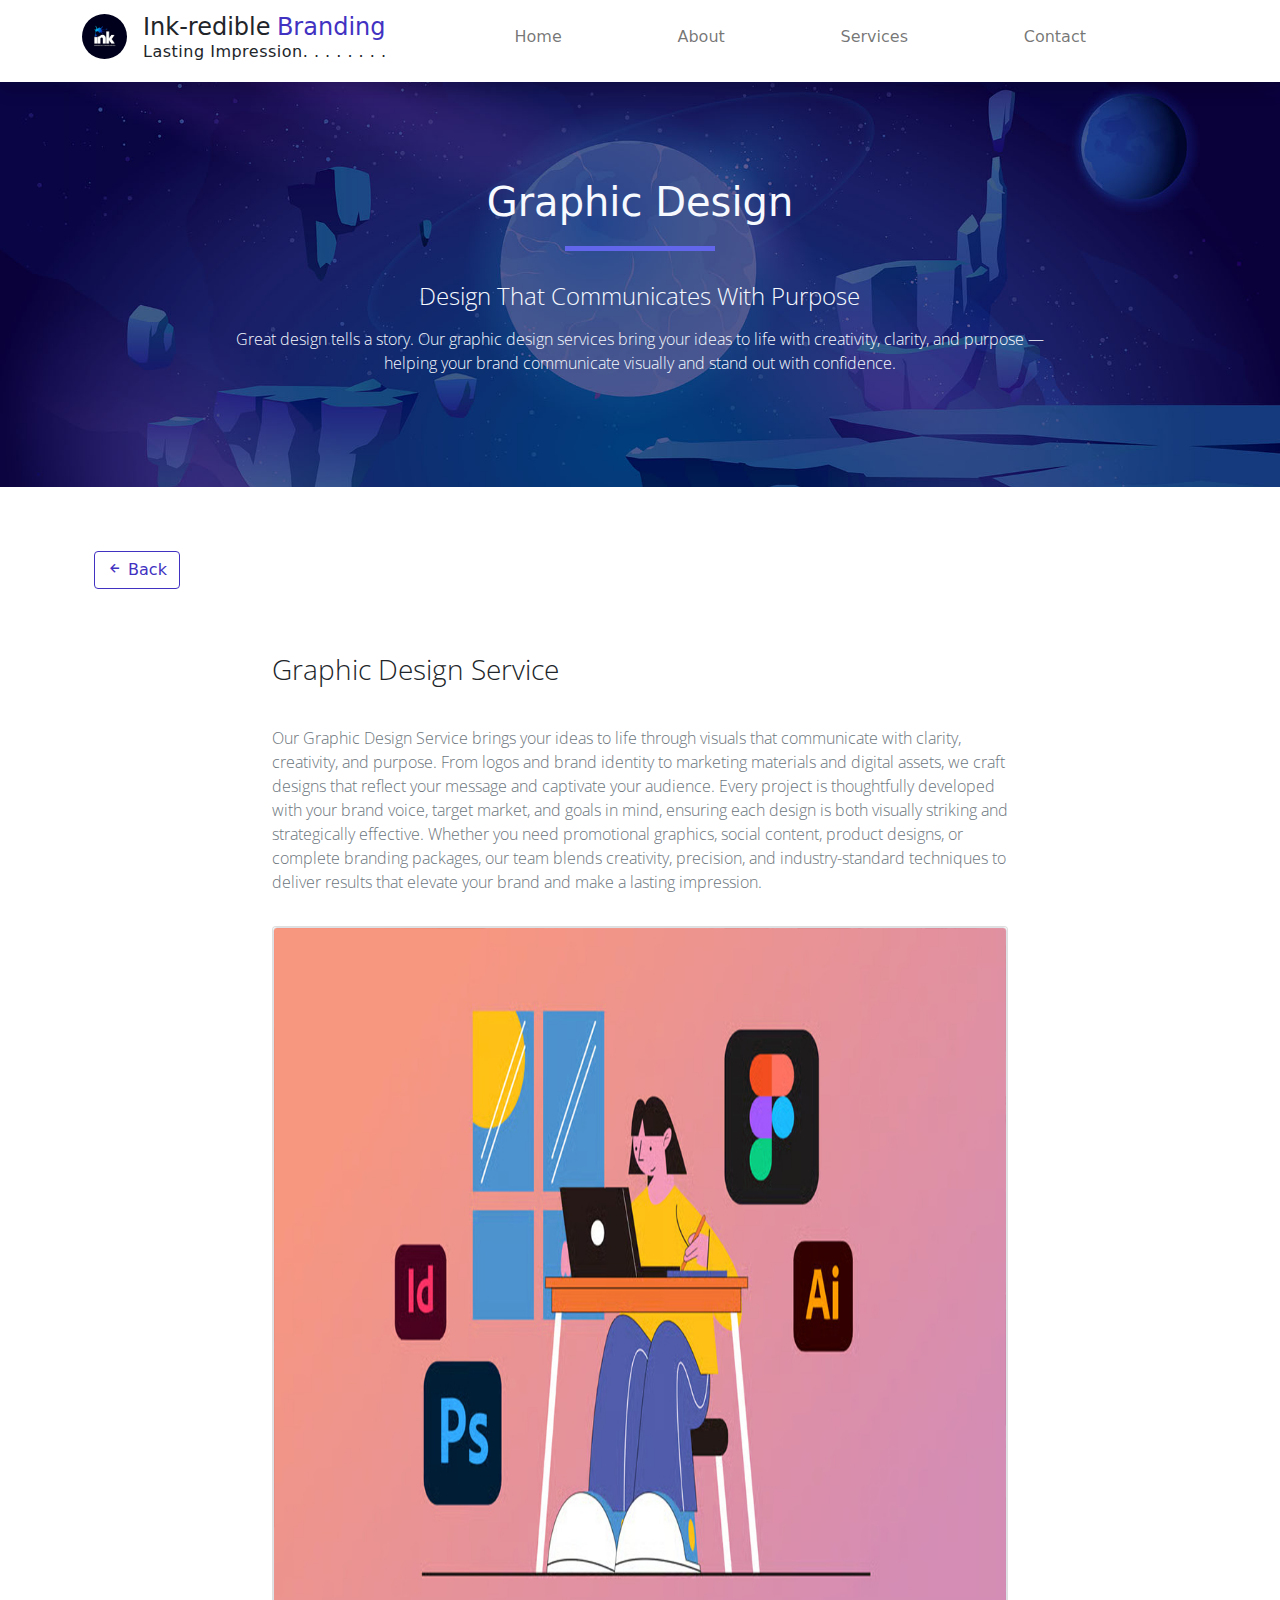
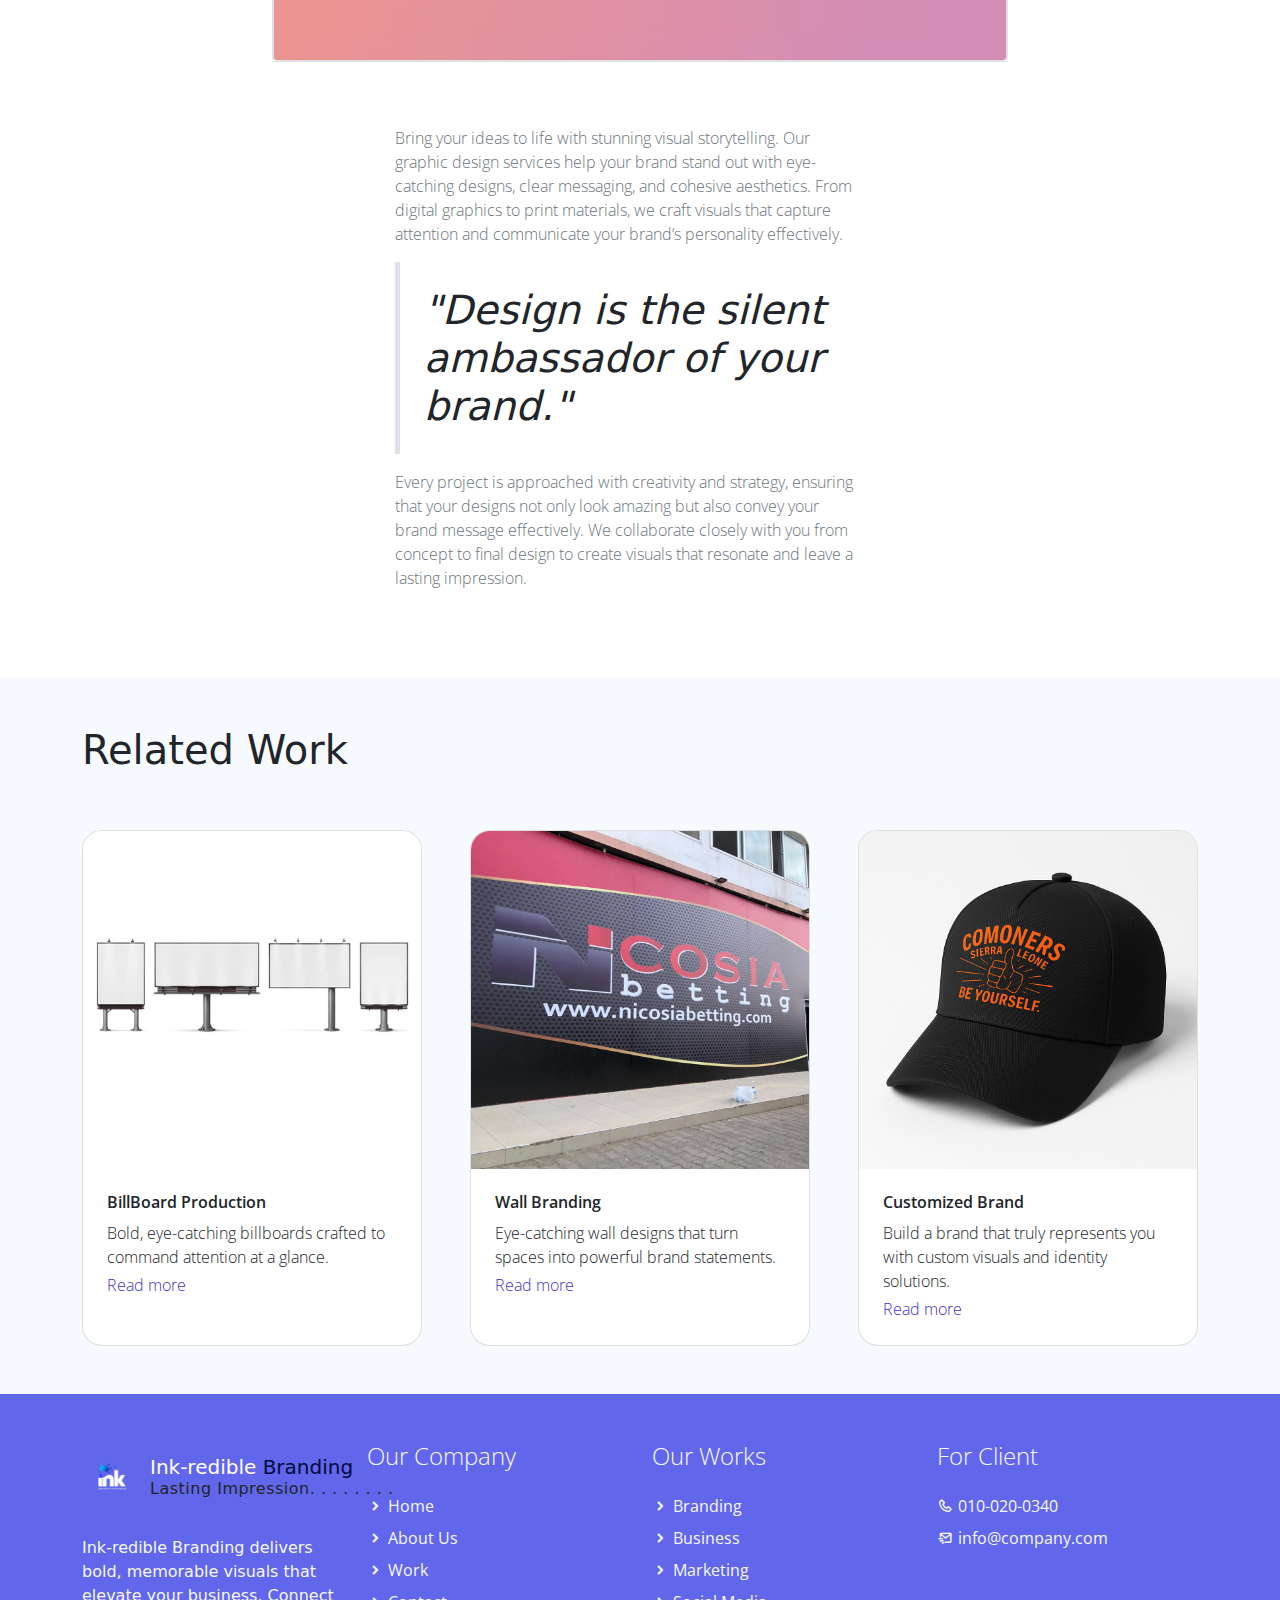
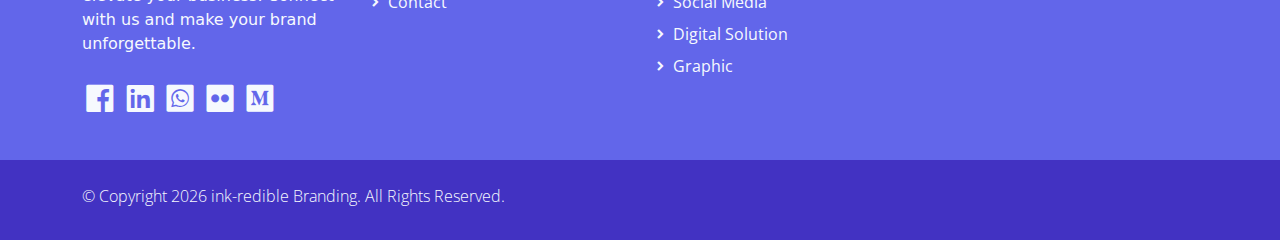
<file: graphicdesign.html>
<!DOCTYPE html>
<html lang="en">

<head>
    <title>Ink-redible Branding - work-single</title>
    <meta charset="utf-8">
    <meta name="viewport" content="width=device-width, initial-scale=1">
    <!-- Favicon-->
    <link rel="icon" type="image/x-icon" sizes="512x512" href="assets/img/ink_logo_favicon.png"/>
    <!--<link rel="apple-touch-icon" href="assets/img/apple-icon.png">
    <link rel="shortcut icon" type="image/x-icon" href="assets/img/favicon.ico">-->
    <!-- Load Require CSS -->
    <link href="assets/css/bootstrap.min.css" rel="stylesheet">
    <!-- Font CSS -->
    <link href="assets/css/boxicon.min.css" rel="stylesheet">
    <link href="https://fonts.googleapis.com/css2?family=Open+Sans:wght@300;400;600&display=swap" rel="stylesheet">
    <!-- Custom CSS -->
    <link rel="stylesheet" href="assets/css/custom.css">
    <link rel="stylesheet" href="assets/css/style.css">
    <!-- Load Tempalte CSS -->
    <link rel="stylesheet" href="assets/css/templatemo.css">

<!--
    
TemplateMo 561 Purple Buzz

https://templatemo.com/tm-561-purple-buzz

-->
</head>

<body>
    <!-- Header -->
    <nav id="main_nav" class="navbar navbar-expand-lg navbar-light bg-white shadow">
        <div class="container d-flex justify-content-between align-items-center">
            <a class="navbar-brand h1" href="index.html">
                <img class = "img-logo" id = "logoimg" src="assets/img/inklogo.jpg" alt="">
                <div class="brand-text">
                <div>
                    <span class="text-dark h4">Ink-redible</span>
                    <span class="text-primary h4">Branding</span>
                </div>
                <div class="text-dark h6">Lasting Impression. . . . . . . .</div>
  </div>
            </a>
            <button class="navbar-toggler border-0" type="button" data-bs-toggle="collapse" data-bs-target="#navbar-toggler-success" aria-controls="navbarSupportedContent" aria-expanded="false" aria-label="Toggle navigation">
                <span class="navbar-toggler-icon"></span>
            </button>

            <div class="align-self-center collapse navbar-collapse flex-fill  d-lg-flex justify-content-lg-between" id="navbar-toggler-success">
                <div class="flex-fill mx-xl-5 mb-2">
                    <ul class="nav navbar-nav d-flex justify-content-between mx-xl-5 text-center text-dark">
                        <li class="nav-item">
                            <a class="nav-link btn-outline-primary rounded-pill px-3" href="index.html">Home</a>
                        </li>
                        <li class="nav-item">
                            <a class="nav-link btn-outline-primary rounded-pill px-3" href="about.html">About</a>
                        </li>
                        <li class="nav-item">
                            <a class="nav-link btn-outline-primary rounded-pill px-3" href="work.html">Services</a>
                        </li>
                       <!--<li class="nav-item">
                            <a class="nav-link btn-outline-primary rounded-pill px-3" href="pricing.html">Pricing</a>
                        </li>-->
                        <li class="nav-item">
                            <a class="nav-link btn-outline-primary rounded-pill px-3" href="contact.html">Contact</a>
                        </li>
                    </ul>
                </div>
                <!--<div class="navbar align-self-center d-flex">
                    <a class="nav-link" href="#"><i class='bx bx-bell bx-sm bx-tada-hover text-primary'></i></a>
                    <a class="nav-link" href="#"><i class='bx bx-cog bx-sm text-primary'></i></a>
                    <a class="nav-link" href="#"><i class='bx bx-user-circle bx-sm text-primary'></i></a>
                </div>-->
            </div>
        </div>
    </nav>
    <!-- Close Header -->


    <!-- Start Banner Hero -->
    <div id="work_single_banner" class="bg-light w-100">
        <div class="container-fluid text-light d-flex justify-content-center align-items-center border-0 rounded-0 p-0 py-5">
            <div class="banner-content col-lg-8 m-lg-auto text-center py-5 px-3">
                <h1 class="banner-heading h2 pb-5 typo-space-line-center">Graphic Design
                </h1>
                <h3 class="h4 pb-2 light-300">Design That Communicates With Purpose</h3>
                <p class="banner-footer light-300">
                   Great design tells a story. Our graphic design services bring your ideas to life with creativity, clarity, 
                   and purpose — helping your brand communicate visually and stand out with confidence.
                </p>
            </div>
        </div>
    </div>
    <!-- End Banner Hero -->

    <!-- Start Work Sigle -->
    <section class="container py-5">
          <div class="container py-3">
                <a href="javascript:history.back()" class="btn btn-outline-primary">
                    <i class='bx bx-left-arrow-alt text-blue'></i> Back
                </a>
            </div>
        <div class="row pt-5">
            <div class="worksingle-content col-lg-8 m-auto text-left justify-content-center">
                <h2 class="worksingle-heading h3 pb-3 light-300 typo-space-line">Graphic Design Service</h2>
                <p class="worksingle-footer py-3 text-muted light-300">
                    Our Graphic Design Service brings your ideas to life through visuals that communicate with clarity, creativity, and purpose.
                    From logos and brand identity to marketing materials and digital assets, we craft designs that reflect your message and captivate your audience.

                    Every project is thoughtfully developed with your brand voice, target market, and goals in mind, ensuring each design is both visually striking and strategically effective.
                    Whether you need promotional graphics, social content, product designs, or complete branding packages, our team blends creativity, precision, and industry-standard techniques to deliver results that elevate your brand and make a lasting impression.
                </p>
            </div>
        </div><!-- End Blog Cover -->

        <div class="row justify-content-center pb-4">
            <div class="col-lg-8">
                <div id="templatemo-slide-link-target" class="card mb-3">
                    <img class="img-fluid border rounded" src="./assets/img/graphicdesign.png" alt="Card image cap">
                </div>
                <div class="worksingle-slide-footer row">

                    <!--Start Controls
                    <div class="col-1 align-self-center">
                        <a href="#multi-item-example" role="button" data-bs-slide="prev">
                            <i class='bx bxs-chevron-left bx-sm text-dark'></i>
                        </a>
                    </div>
                    <!--End Controls-->

                    <!--Start Carousel Wrapper
                    <div id="multi-item-example" class="col-10 carousel slide" data-bs-ride="carousel">
                        <!--Start Slides
                        <div class="carousel-inner" role="listbox">

                            <!--First slide
                            <div class="carousel-item active">
                                <div class="row">
                                    <div class="col">
                                        <a class="templatemo-slide-link" href="./assets/img/Wall-Branding-Mockup-1.jpg.png">
                                            <img class="img-fluid border rounded" src="./assets/img/Wall-Branding-Mockup-1.jpg.png" alt="Product Image">
                                        </a>
                                    </div>
                                    <div class="col">
                                        <a class="templatemo-slide-link" href="./assets/img/wall-branding-mockup-2.jpeg">
                                            <img class="img-fluid border rounded" src="./assets/img/wall-branding-mockup-2.jpeg.png" alt="Product Image">
                                        </a>
                                    </div>
                                    <div class="col">
                                        <a class="templatemo-slide-link" href="./assets/img/wall-branding-mockup-3.jpeg">
                                            <img class="img-fluid border rounded" src="./assets/img/wall-branding-mockup-3.jpeg.png" alt="Product Image">
                                        </a>
                                    </div>
                                    <!--<div class="col">
                                        <a class="templatemo-slide-link" href="./assets/img/work-slide-03.jpg">
                                            <img class="img-fluid border rounded" src="./assets/img/work-slide-03-small.jpg" alt="Product Image">
                                        </a>
                                    </div>
                                    <div class="col">
                                        <a class="templatemo-slide-link" href="./assets/img/work-slide-01.jpg">
                                            <img class="img-fluid border rounded" src="./assets/img/work-slide-01-small.jpg" alt="Product Image">
                                        </a>
                                    </div>
                                </div>
                            </div>
                           <!--First slide-->

                            <!--Second slide
                            <div class="carousel-item">
                                <div class="row">
                                    <div class="col">
                                        <a class="templatemo-slide-link" href="./assets/img/wall-branding-mockup-2.jpeg.png">
                                            <img class="img-fluid border rounded" src="./assets/img/wall-branding-mockup-2.jpeg.png" alt="Product Image">
                                        </a>
                                    </div>
                                    <div class="col">
                                        <a class="templatemo-slide-link" href="./assets/img/wall-branding-mockup-3.jpeg.png">
                                            <img class="img-fluid border rounded" src="./assets/img/wall-branding-mockup-3.jpeg.png" alt="Product Image">
                                        </a>
                                    </div>
                                    <div class="col">
                                        <a class="templatemo-slide-link" href="./assets/img/Wall-Branding-Mockup-1.jpg.png">
                                            <img class="img-fluid border rounded" src="./assets/img/Wall-Branding-Mockup-1.jpg.png" alt="Product Image">
                                        </a>
                                    </div>
                                    <!--<div class="col">
                                        <a class="templatemo-slide-link" href="./assets/img/work-slide-01.jpg">
                                            <img class="img-fluid border rounded" src="./assets/img/work-slide-01-small.jpg" alt="Product Image">
                                        </a>
                                    </div>
                                    <div class="col">
                                        <a class="templatemo-slide-link" href="./assets/img/work-slide-06.jpg">
                                            <img class="img-fluid border rounded" src="./assets/img/work-slide-06-small.jpg" alt="Product Image">
                                        </a>
                                    </div>
                                </div>
                            </div>
                            <!--/.Second slide-->

                            <!--third slide
                            <div class="carousel-item">
                                <div class="row">
                                    <div class="col">
                                        <a class="templatemo-slide-link" href="./assets/img/wall-branding-mockup-3.jpeg.png">
                                            <img class="img-fluid border rounded" src="./assets/img/wall-branding-mockup-3.jpeg.png" alt="Product Image">
                                        </a>
                                    </div>
                                    <div class="col">
                                        <a class="templatemo-slide-link" href="./assets/img/Wall-Branding-Mockup-1.jpg.png">
                                            <img class="img-fluid border rounded" src="./assets/img/Wall-Branding-Mockup-1.jpg.png" alt="Product Image">
                                        </a>
                                    </div>
                                    <div class="col">
                                        <a class="templatemo-slide-link" href="./assets/img/wall-branding-mockup-2.jpeg.png">
                                            <img class="img-fluid border rounded" src="./assets/img/wall-branding-mockup-2.jpeg.png" alt="Product Image">
                                        </a>
                                    </div>
                                    <!--<div class="col">
                                        <a class="templatemo-slide-link" href="./assets/img/work-slide-01.jpg">
                                            <img class="img-fluid border rounded" src="./assets/img/work-slide-01-small.jpg" alt="Product Image">
                                        </a>
                                    </div>
                                    <div class="col">
                                        <a class="templatemo-slide-link" href="./assets/img/work-slide-06.jpg">
                                            <img class="img-fluid border rounded" src="./assets/img/work-slide-06-small.jpg" alt="Product Image">
                                        </a>
                                    </div>
                                </div>
                            </div>
                            <!--/.third slide

                        </div>
                        <!--End Slides
                    </div>
                    <!--End Carousel Wrapper-->

                    <!--Start Controls
                    <div class="col-1 align-self-center text-end">
                        <a href="#multi-item-example" role="button" data-bs-slide="next">
                            <i class='bx bxs-chevron-right bx-sm text-dark'></i>
                        </a>
                    </div>
                    <!--End Controls

                </div>
            </div>
        </div><!-- End Slider -->

        <div class="row">
            <div class="col-md-8 m-auto text-left justify-content-center">
                <p class="pt-5 text-muted light-300">
                      Bring your ideas to life with stunning visual storytelling. Our graphic design services help your brand stand out with eye-catching designs, 
                     clear messaging, and cohesive aesthetics. From digital graphics to print materials, we craft visuals that capture attention and communicate your brand’s personality effectively.
                </p>
            </div>
        </div><!-- End Paragrph -->


        <div class="row">
            <div class="col-md-8 m-auto text-left justify-content-center">
                <p class="display-6 py-4 ps-4 border border-5 border-top-0 border-end-0 border-bottom-0 border-start">
                    <i>
                          "Design is the silent ambassador of your brand."
                      </i>
                </p>
                <p class="text-muted light-300">
                   Every project is approached with creativity and strategy, ensuring that your designs not only look amazing but also convey your brand message effectively. 
           We      collaborate closely with you from concept to final design to create visuals that resonate and leave a lasting impression.
                </p>
            </div>
        </div>
        <!-- End Qute -->


        <!--<div class="row justify-content-center">
            <div class="col-lg-8 pt-4 pb-4">
                <div class="ratio ratio-16x9">
                    <iframe class="embed-responsive-item" src="https://www.youtube.com/embed/1z--ZRS5x5U" allowfullscreen></iframe>
                </div>
            </div>
        </div> End Video -->

        <!--<div class="row justify-content-center">
            <div class="col-lg-8 ml-auto mr-auto pt-3 pb-4">
                <p class="text-muted light-300">
                    Ed do eiusmod tempor incididunt ut labore et dolore magna aliqua.
                    Quis ipsum suspendisse ultrices gravida. Risus commodo viverra maecenas
                    accumsan lacus vel facilisis. Lorem ipsum dolor sit amet, consectetur
                    adipisicing elit, sed do eiusmod tempor incididunt ut labore et dolore
                    magna aliqua. Ut enim ad minim veniam, quis nostrud exercitation ullamco
                    laboris nisi ut aliquip ex ea commodo consequat. Duis aute irure dolor
                    in reprehenderit in voluptate velit esse cillum dolore eu fugiat nulla.
                </p>
            </div>
        </div>
       End Work Sigle -->

        <!-- Start Comment 
        <div class="row justify-content-center">
            <div class="worksingle-comment-heading col-8 m-auto pb-3">
                <h4 class="h5">Comments</h4>
            </div>
        </div>

        <div class="row pb-4">
            <div class="worksingle-comment-body col-md-8 m-auto">
                <div class="d-flex">
                    <div>
                        <img class="rounded-circle" src="./assets/img/team-05.jpg" style="width: 50px;">
                    </div>
                    <div class="comment-body">
                        <div class="comment-header d-flex justify-content-between ms-3">
                            <div class="header text-start">
                                <h5 class="h6">John Doe</h5>
                                <p class="text-muted light-300">10 mins ago</p>
                            </div>
                            <a href="#" class="text-decoration-none text-secondary"><i class='bx bxs-share me-2'></i>Reply</a>
                        </div>
                        <div class="footer">
                            <div class="card-body border ms-3 light-300">
                                Lorem ipsum dolor sit amet, consectetur adipisicing elit, sed do eiusmod
                                tempor incididunt ut labore et dolore magna aliqua. Ut enim ad minim veniam,
                                quis nostrud exercitation ullamco.
                            </div>
                        </div>
                    </div>
                </div>
            </div>
        </div>End Comment -->


        <!--<div class="row pb-4">
            <div class="col-lg-8 m-auto">
                <div class="d-flex">
                    <div>
                        <img class="rounded-circle" src="./assets/img/team-01.jpg" style="width: 50px;">
                    </div>
                    <div class="comment-body">
                        <div class="comment-header d-flex justify-content-between ms-3">
                            <div class="header text-start">
                                <h5 class="h6">Jane Doe</h5>
                                <p class="text-muted light-300">5 mins ago</p>
                            </div>
                            <a href="#" class="text-decoration-none text-secondary"><i class='bx bxs-share me-2'></i>Reply</a>
                        </div>
                        <div class="footer">
                            <div class="card-body border ms-3 light-300">
                                Lorem ipsum dolor sit amet, consectetur adipisicing elit, sed do eiusmod
                                tempor incididunt ut labore et dolore magna aliqua. Ut enim ad minim veniam,
                                quis.
                            </div>
                        </div>
                    </div>
                </div>
            </div>
        </div> End Comment -->


        <!--<div class="row pb-4">
            <div class="col-lg-8 m-auto">
                <div class="d-flex ml-4">
                    <div>
                        <img class="rounded-circle" src="./assets/img/team-05.jpg" style="width: 50px;">
                    </div>
                    <div class="comment-body">
                        <div class="comment-header d-flex justify-content-between ms-3">
                            <div class="header text-start">
                                <h5 class="h6">John Doe</h5>
                                <p class="text-muted light-300">15 mins ago</p>
                            </div>
                            <a href="#" class="text-decoration-none text-secondary"><i class='bx bxs-share me-2'></i>Reply</a>
                        </div>
                        <div class="footer">
                            <div class="card-body border ms-3 light-300">
                                Lorem ipsum dolor sit amet, consectetur adipisicing elit, sed do eiusmod
                                tempor incididunt ut labore et dolore magna aliqua. Ut enim ad minim veniam,
                                quis nostrud exercitation ullamco.
                            </div>
                        </div>
                    </div>
                </div>
            </div>
        </div> End Comment -->


        <!--<div class="row pb-4">
            <div class="col-lg-8 m-auto">
                <div class="d-flex ml-5">
                    <div>
                        <img class="rounded-circle" src="./assets/img/team-01.jpg" style="width: 50px;">
                    </div>
                    <div class="comment-body">
                        <div class="comment-header d-flex justify-content-between ms-3">
                            <div class="header text-start">
                                <h5 class="h6">Jane Doe</h5>
                                <p class="text-muted light-300">16 mins ago</p>
                            </div>
                            <a href="#" class="text-decoration-none text-secondary"><i class='bx bxs-share me-2'></i>Reply</a>
                        </div>
                        <div class="footer">
                            <div class="card-body border ms-3 light-300">
                                Lorem ipsum dolor sit amet, consectetur adipisicing elit, sed do eiusmod
                                tempor incididunt ut labore et dolore magna aliqua. Ut enim ad minim veniam,
                                quis.
                            </div>
                        </div>
                    </div>
                </div>
            </div>
        </div>End Comment -->


        <!--<div class="row pb-4">
            <div class="worksingle-comment-footer col-lg-8 m-auto">
                <h4 class="h5">Leave Comment</h4>
                <form class="col-md-12 m-auto" method="POST" action="#" role="form">

                    <div class="form-group">
                        <label class="pb-2 pt-sm-0 pt-4 light-300" for="inputmessage">Your Comment</label>
                        <textarea class="form-control form-control-lg light-300" id="inputmessage" name="inputmessage" placeholder="Your Comment" rows="5"></textarea>
                    </div>

                    <div class="row py-4">
                        <div class="col-lg-6">
                            <label class="pb-2 light-300" for="inputname">Name</label>
                            <input type="text" class="form-control form-control-lg light-300" id="inputname" name="inputname" placeholder="Name">
                        </div>
                        <div class="col-lg-6">
                            <label class="pb-2 pt-sm-0 pt-4 light-300" for="inputemail">Email</label>
                            <input type="email" class="form-control form-control-lg light-300" id="inputemail" name="inputemail" placeholder="Email">
                        </div>
                    </div>

                    <div class="form-row pt-2">
                        <div class="col-md-12 col-10 text-end">
                            <button type="submit" class="btn btn-secondary text-white px-md-4 px-2 py-md-3 py-1 radius-0 light-300">Send Message</button>
                        </div>
                    </div>
                </form>
            </div>
        </div> End Comment Form -->


    </section>
    <!-- End Work Sigle -->

    <!-- Start Related Post -->
    <article class="container-fluid bg-light">
        <div class="container">
            <div class="worksingle-related-header row">
                <h1 class="h2 py-5">Related Work</h1>
                <div class="col-md-12 text-left justify-content-center">
                    <div class="row gx-5">


                        <div class="col-sm-6 col-lg-4 mb-5">
                            <a href="billboard.html" class="related-content card text-decoration-none overflow-hidden h-100">
                                <img class="related-img card-img-top" src="./assets/img/billboardservice.png" alt="Card image cap">
                                <div class="related-body card-body p-4">
                                    <h5 class="card-title h6 m-0 semi-bold-600 text-dark">BillBoard Production</h5>
                                    <p class="card-text pt-2 mb-1 light-300 text-dark">
                                        Bold, eye-catching billboards crafted to command attention at a glance.
                                    </p>
                                    <div class="d-flex justify-content-between">
                                        <span class="text-primary light-300">Read more</span>
                                    </div>
                                </div>
                            </a>
                        </div>
                        <div class="col-sm-6 col-lg-4 mb-5">
                            <a href="wallbranding.html" class="related-content card text-decoration-none overflow-hidden h-100">
                                <img class="related-img card-img-top" src="./assets/img/Wall-Branding-Mockup-1.jpg.png" alt="Card image cap">
                                <div class="related-body card-body p-4">
                                    <h5 class="card-title h6 m-0 semi-bold-600 text-dark">Wall Branding</h5>
                                    <p class="card-text pt-2 mb-1 light-300 text-dark">
                                        Eye-catching wall designs that turn spaces into powerful brand statements.
                                    </p>
                                    <div class="d-flex justify-content-between">
                                        <span class="text-primary light-300">Read more</span>
                                    </div>
                                </div>
                            </a>
                        </div>
                        <div class="col-sm-6 col-lg-4 mb-5">
                             <a href="customizedbrand.html" class="related-content card text-decoration-none overflow-hidden h-100">
                                <img class="related-img card-img-top" src="./assets/img/custombrand.jpeg" alt="Card image cap">
                                <div class="related-body card-body p-4">
                                    <h5 class="card-title h6 m-0 semi-bold-600 text-dark">Customized Brand</h5>
                                    <p class="card-text pt-2 mb-1 light-300 text-dark">
                                        Build a brand that truly represents you with custom visuals and identity solutions.
                                    </p>
                                    <div class="d-flex justify-content-between">
                                        <span class="text-primary light-300">Read more</span>
                                    </div>
                                </div>
                            </a>
                        </div>
                    </div>
                </div>
            </div>

    </article>
    <!-- End Related Post -->


    <!-- Start Footer -->
    <footer class="bg-secondary pt-4">
        <div class="container">
            <div class="row py-4">

                <div class="col-lg-3 col-12 align-left">
                    <a class="navbar-brand" href="index.html">
                     <img class = "big-logo" id = "logobig" src="assets/img/ink_logo.png" alt="">
                    <div class="brand-text">
                    <div>
                    <span class="text-dark h5 text-white-custom">Ink-redible</span>
                    <span class="text-primary h5 primarycolor">Branding</span>
                    </div>
                    <div class="text-dark h6">Lasting Impression. . . . . . . .</div>
                    </div>
                    </a>
                    <p class="text-light my-lg-4 my-2">
                          Ink-redible Branding delivers bold, memorable visuals that elevate your business. 
                        Connect with us and make your brand unforgettable.
                    </p>
                    <ul class="list-inline footer-icons light-300">
                        <li class="list-inline-item m-0">
                            <a class="text-light" target="_blank" href="http://facebook.com/">
                                <i class='bx bxl-facebook-square bx-md'></i>
                            </a>
                        </li>
                        <li class="list-inline-item m-0">
                            <a class="text-light" target="_blank" href="https://www.linkedin.com/">
                                <i class='bx bxl-linkedin-square bx-md'></i>
                            </a>
                        </li>
                        <li class="list-inline-item m-0">
                            <a class="text-light" target="_blank" href="https://www.whatsapp.com/">
                                <i class='bx bxl-whatsapp-square bx-md'></i>
                            </a>
                        </li>
                        <li class="list-inline-item m-0">
                            <a class="text-light" target="_blank" href="https://www.flickr.com/">
                                <i class='bx bxl-flickr-square bx-md'></i>
                            </a>
                        </li>
                        <li class="list-inline-item m-0">
                            <a class="text-light" target="_blank" href="https://www.medium.com/">
                                <i class='bx bxl-medium-square bx-md' ></i>
                            </a>
                        </li>
                    </ul>
                </div>

                <div class="col-lg-3 col-md-4 my-sm-0 mt-4">
                    <h3 class="h4 pb-lg-3 text-light light-300">Our Company</h2>
                        <ul class="list-unstyled text-light light-300">
                            <li class="pb-2">
                                <i class='bx-fw bx bxs-chevron-right bx-xs'></i><a class="text-decoration-none text-light" href="index.html">Home</a>
                            </li>
                            <li class="pb-2">
                                <i class='bx-fw bx bxs-chevron-right bx-xs'></i><a class="text-decoration-none text-light py-1" href="about.html">About Us</a>
                            </li>
                            <li class="pb-2">
                                <i class='bx-fw bx bxs-chevron-right bx-xs'></i><a class="text-decoration-none text-light py-1" href="work.html">Work</a>
                            </li>
                            <!--<li class="pb-2">
                                <i class='bx-fw bx bxs-chevron-right bx-xs'></i></i><a class="text-decoration-none text-light py-1" href="pricing.html">Price</a>
                            </li>-->
                            <li class="pb-2">
                                <i class='bx-fw bx bxs-chevron-right bx-xs'></i><a class="text-decoration-none text-light py-1" href="contact.html">Contact</a>
                            </li>
                        </ul>
                </div>

                <div class="col-lg-3 col-md-4 my-sm-0 mt-4">
                    <h2 class="h4 pb-lg-3 text-light light-300">Our Works</h2>
                    <ul class="list-unstyled text-light light-300">
                        <li class="pb-2">
                            <i class='bx-fw bx bxs-chevron-right bx-xs'></i><a class="text-decoration-none text-light py-1" href="#">Branding</a>
                        </li>
                        <li class="pb-2">
                            <i class='bx-fw bx bxs-chevron-right bx-xs'></i><a class="text-decoration-none text-light py-1" href="#">Business</a>
                        </li>
                        <li class="pb-2">
                            <i class='bx-fw bx bxs-chevron-right bx-xs'></i><a class="text-decoration-none text-light py-1" href="#">Marketing</a>
                        </li>
                        <li class="pb-2">
                            <i class='bx-fw bx bxs-chevron-right bx-xs'></i><a class="text-decoration-none text-light py-1" href="#">Social Media</a>
                        </li>
                        <li class="pb-2">
                            <i class='bx-fw bx bxs-chevron-right bx-xs'></i><a class="text-decoration-none text-light py-1" href="#">Digital Solution</a>
                        </li>
                        <li class="pb-2">
                            <i class='bx-fw bx bxs-chevron-right bx-xs'></i><a class="text-decoration-none text-light py-1" href="#">Graphic</a>
                        </li>
                    </ul>
                </div>

                <div class="col-lg-3 col-md-4 my-sm-0 mt-4">
                    <h2 class="h4 pb-lg-3 text-light light-300">For Client</h2>
                    <ul class="list-unstyled text-light light-300">
                        <li class="pb-2">
                            <i class='bx-fw bx bx-phone bx-xs'></i><a class="text-decoration-none text-light py-1" href="tel:010-020-0340">010-020-0340</a>
                        </li>
                        <li class="pb-2">
                            <i class='bx-fw bx bx-mail-send bx-xs'></i><a class="text-decoration-none text-light py-1" href="mailto:info@company.com">info@company.com</a>
                        </li>
                    </ul>
                </div>

            </div>
        </div>

        <div class="w-100 bg-primary py-3">
            <div class="container">
                <div class="row pt-2">
                    <div class="col-lg-6 col-sm-12">
                        <p class="text-lg-start text-center text-light light-300">
                             © Copyright <span id="year"></span> ink-redible Branding. All Rights Reserved.
                        </p>
                    </div>
                    <!--<div class="col-lg-6 col-sm-12">
                        <p class="text-lg-end text-center text-light light-300">
                            Designed by <a rel="sponsored" class="text-decoration-none text-light" href="https://templatemo.com/" target="_blank"><strong>TemplateMo</strong></a>
                        </p>
                    </div>-->
                </div>
            </div>
        </div>

    </footer>
    <!-- End Footer -->


    <!-- Bootstrap -->
    <script src="assets/js/bootstrap.bundle.min.js"></script>
    <!-- Load jQuery require for Page Script -->
    <script src="assets/js/jquery.min.js"></script>
    <!-- Page Script -->
    <script>
        $(window).load(function() {
            // Slide
            $('.templatemo-slide-link').click(function() {
                var this_href = $(this).attr('href');
                $('#templatemo-slide-link-target img').attr('src', this_href);
                return false;
            });
            // End Slide
        });
    </script>
    <!-- Templatemo -->
    <script src="assets/js/templatemo.js"></script>
    <script src="assets/js/templatemo.min.js?v=2"></script>
    <!-- Custom -->
    <script src="assets/js/custom.js"></script>

</body>

</html>
</file>
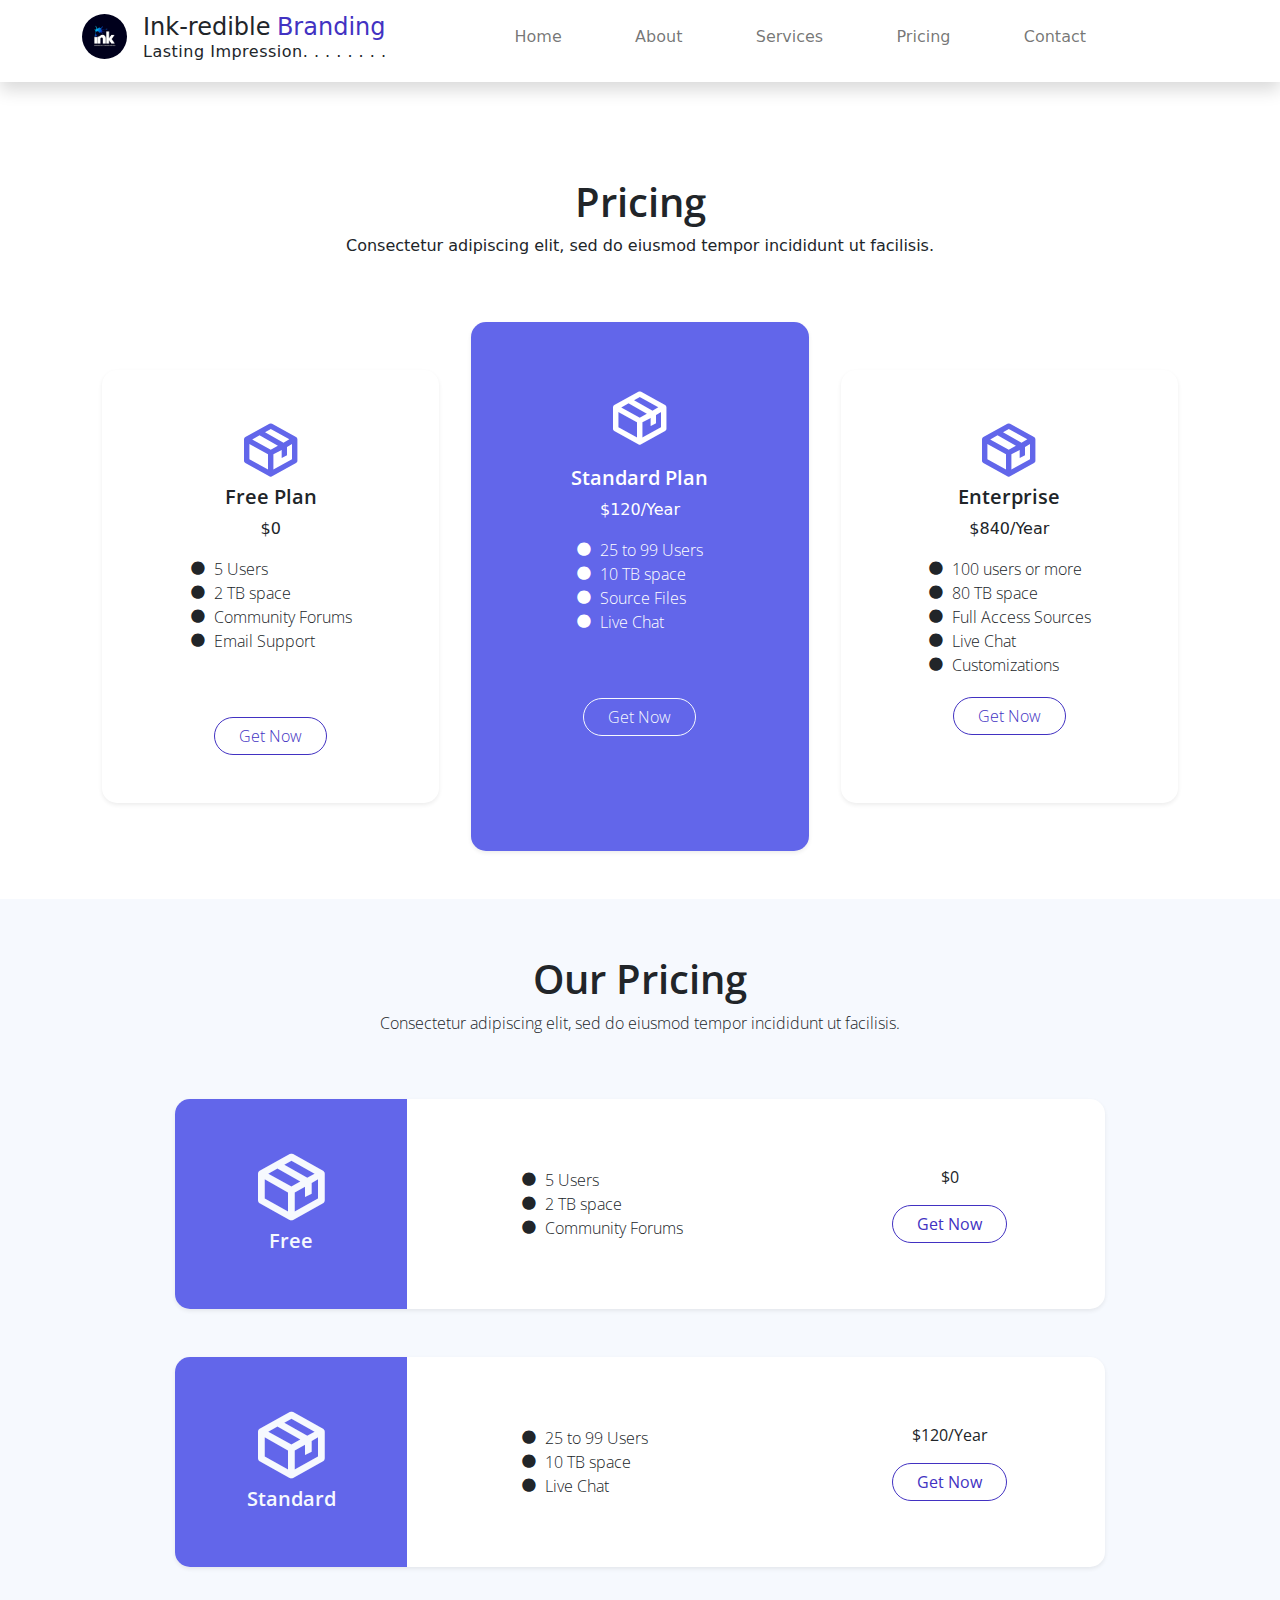
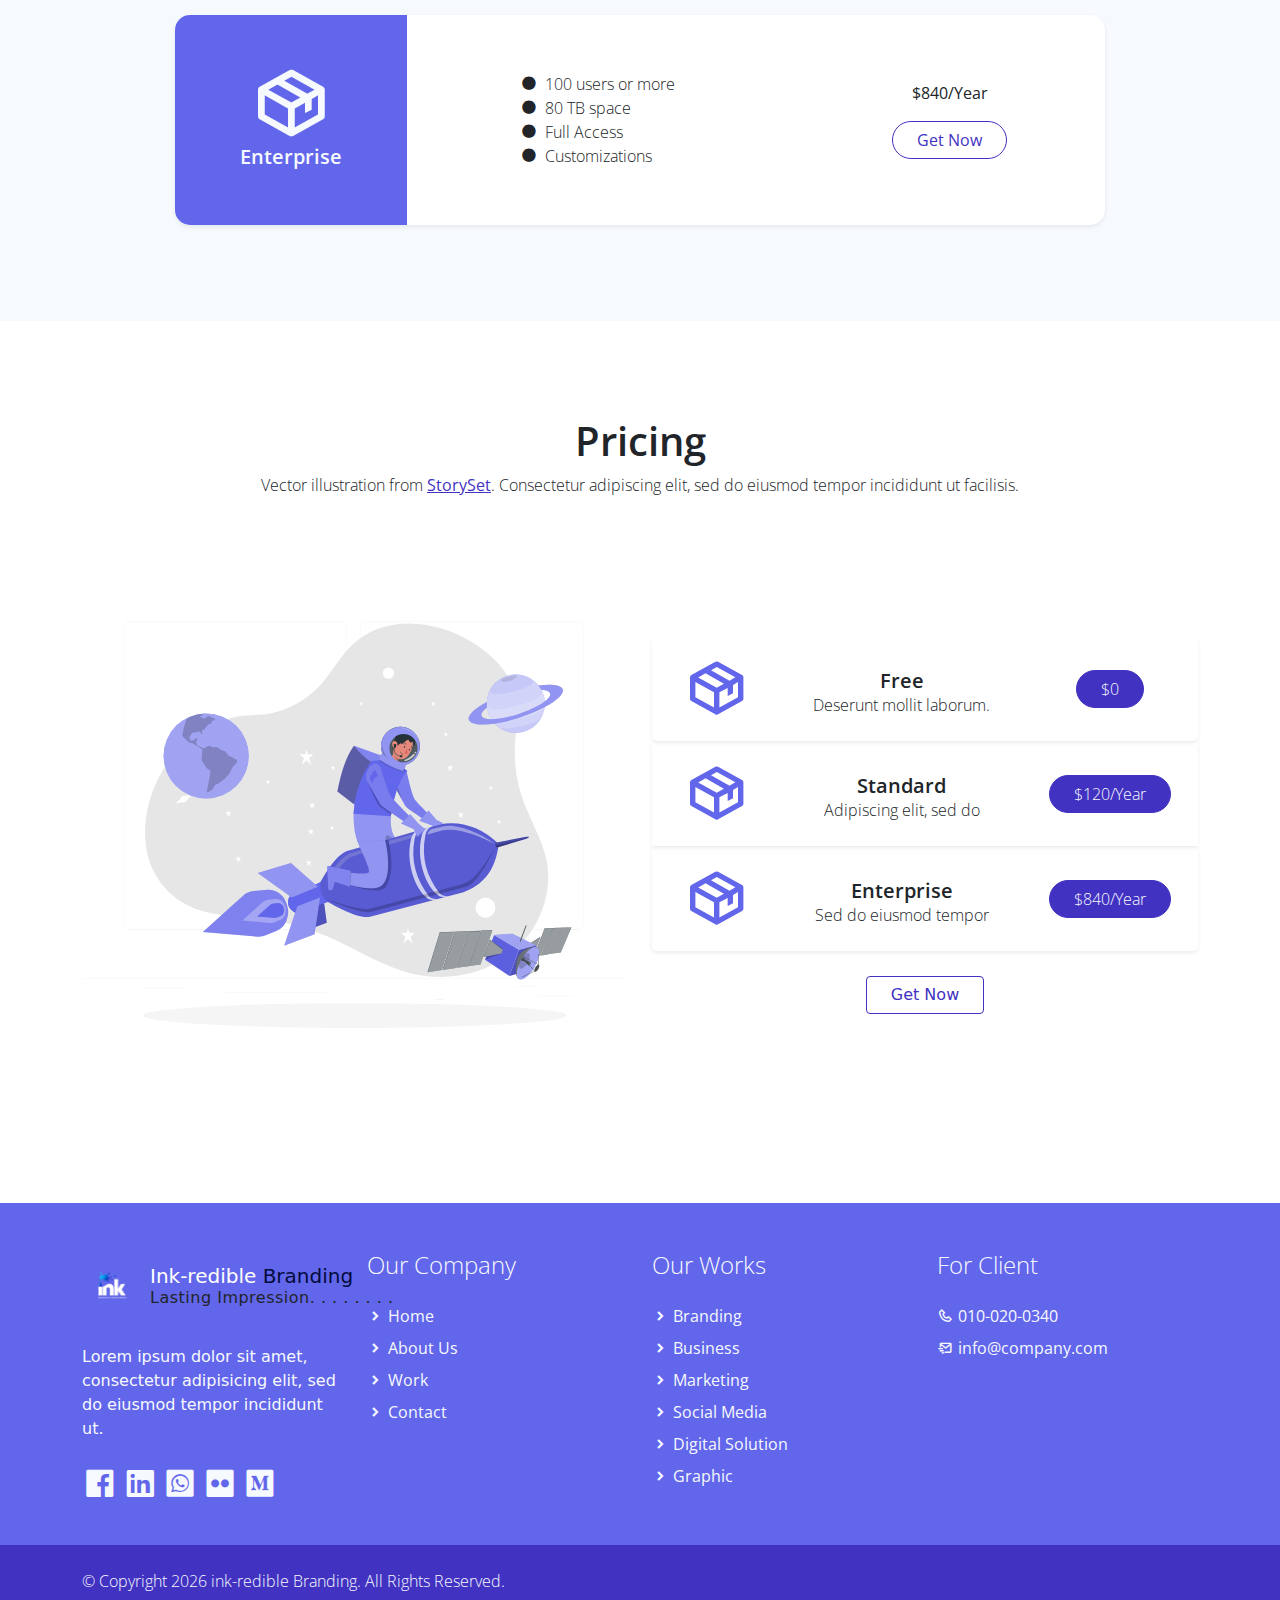
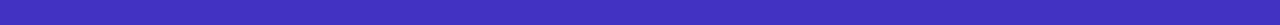
<file: pricing.html>
<!DOCTYPE html>
<html lang="en">

<head>
    <title>Ink-redible Branding - pricing</title>
    <meta charset="utf-8">
    <meta name="viewport" content="width=device-width, initial-scale=1">
    <!-- Favicon-->
    <link rel="icon" type="image/x-icon" sizes="512x512" href="assets/img/ink_logo_favicon.png"/>
    <!--<link rel="apple-touch-icon" href="assets/img/apple-icon.png">
    <link rel="shortcut icon" type="image/x-icon" href="assets/img/favicon.ico">-->
    <!-- Load Require CSS -->
    <link href="assets/css/bootstrap.min.css" rel="stylesheet">
    <!-- Font CSS -->
    <link href="assets/css/boxicon.min.css" rel="stylesheet">
    <link href="https://fonts.googleapis.com/css2?family=Open+Sans:wght@300;400;600&display=swap" rel="stylesheet">
    <!-- Custom CSS -->
    <link rel="stylesheet" href="assets/css/custom.css">
    <link rel="stylesheet" href="assets/css/style.css">
    <!-- Load Tempalte CSS -->
    <link rel="stylesheet" href="assets/css/templatemo.css">

<!--
    
TemplateMo 561 Purple Buzz

https://templatemo.com/tm-561-purple-buzz

-->
</head>

<body>
    <!-- Header -->
    <nav id="main_nav" class="navbar navbar-expand-lg navbar-light bg-white shadow">
        <div class="container d-flex justify-content-between align-items-center">
            <a class="navbar-brand h1" href="index.html">
                <img class = "img-logo" id = "logoimg" src="assets/img/inklogo.jpg" alt="">
                <div class="brand-text">
                <div>
                    <span class="text-dark h4">Ink-redible</span>
                    <span class="text-primary h4">Branding</span>
                </div>
                <div class="text-dark h6">Lasting Impression. . . . . . . .</div>
  </div>
            </a>
            <button class="navbar-toggler border-0" type="button" data-bs-toggle="collapse" data-bs-target="#navbar-toggler-success" aria-controls="navbarSupportedContent" aria-expanded="false" aria-label="Toggle navigation">
                <span class="navbar-toggler-icon"></span>
            </button>

            <div class="align-self-center collapse navbar-collapse flex-fill  d-lg-flex justify-content-lg-between" id="navbar-toggler-success">
                <div class="flex-fill mx-xl-5 mb-2">
                    <ul class="nav navbar-nav d-flex justify-content-between mx-xl-5 text-center text-dark">
                        <li class="nav-item">
                            <a class="nav-link btn-outline-primary rounded-pill px-3" href="index.html">Home</a>
                        </li>
                        <li class="nav-item">
                            <a class="nav-link btn-outline-primary rounded-pill px-3" href="about.html">About</a>
                        </li>
                        <li class="nav-item">
                            <a class="nav-link btn-outline-primary rounded-pill px-3" href="work.html">Services</a>
                        </li>
                        <li class="nav-item">
                            <a class="nav-link btn-outline-primary rounded-pill px-3" href="pricing.html">Pricing</a>
                        </li>
                        <li class="nav-item">
                            <a class="nav-link btn-outline-primary rounded-pill px-3" href="contact.html">Contact</a>
                        </li>
                    </ul>
                </div>
                <!--<div class="navbar align-self-center d-flex">
                    <a class="nav-link" href="#"><i class='bx bx-bell bx-sm bx-tada-hover text-primary'></i></a>
                    <a class="nav-link" href="#"><i class='bx bx-cog bx-sm text-primary'></i></a>
                    <a class="nav-link" href="#"><i class='bx bx-user-circle bx-sm text-primary'></i></a>
                </div>-->
            </div>
        </div>
    </nav>
    <!-- Close Header -->


    <!-- Start pricing -->
    <div class="container-lg py-5">
        <div class="col-md-12 m-auto text-center py-5">
            <h1 class="pricing-header h2 semi-bold-600">Pricing</h1>
            <p class="pricing-footer">
                Consectetur adipiscing elit, sed do eiusmod tempor incididunt ut facilisis.
            </p>
        </div>


        <div class="row px-lg-3">


            <div class="col-md-4 pb-5 pt-sm-0 mt-5 px-xl-3">
                <div class="pricing-table card h-100 shadow-sm border-0 py-5">
                    <div class="pricing-table-body card-body rounded-pill text-center align-self-center p-md-0">
                        <i class="pricing-table-icon display-3 bx bx-package text-secondary"></i>
                        <h2 class="pricing-table-heading h5 semi-bold-600">Free Plan</h2>
                        <p>$0</p>
                        <ul class="pricing-table-body text-start text-dark px-4 list-unstyled light-300">
                            <li><i class="bx bxs-circle me-2"></i>5 Users</li>
                            <li><i class="bx bxs-circle me-2"></i>2 TB space</li>
                            <li><i class="bx bxs-circle me-2"></i>Community Forums</li>
                            <li><i class="bx bxs-circle me-2"></i>Email Support</li>
                        </ul>
                        <div class="pricing-table-footer pt-5">
                            <a href="#" class="btn rounded-pill px-4 btn-outline-primary light-300">Get Now</a>
                        </div>
                    </div>
                </div>
            </div>


            <div class="col-md-4 pt-sm-0 pt-3 px-xl-3">
                <div class="pricing-table card bg-secondary h-100 card-rounded shadow-sm border-0 py-5">
                    <div class="pricing-table-body card-body text-center text-white align-self-center p-md-0">
                        <i class="pricing-table-icon display-3 bx bx-package text-white py-3"></i>
                        <h2 class="pricing-table-heading h5 semi-bold-600">Standard Plan</h2>
                        <p>$120/Year</p>
                        <ul class="pricing-table-list text-start text-dark px-4 list-unstyled light-300">
                            <li class="text-white"><i class="bx bxs-circle me-2"></i>25 to 99 Users</li>
                            <li class="text-white"><i class="bx bxs-circle me-2"></i>10 TB space</li>
                            <li class="text-white"><i class="bx bxs-circle me-2"></i>Source Files</li>
                            <li class="text-white"><i class="bx bxs-circle me-2"></i>Live Chat</li>
                        </ul>
                        <div class="pricing-table-footer pt-5 pb-2">
                            <a href="#" class="btn rounded-pill px-4 btn-outline-light light-300">Get Now</a>
                        </div>
                    </div>
                </div>
            </div>


            <div class="col-md-4 pb-5 pt-sm-0 mt-5 px-xl-3">
                <div class="pricing-table card h-100 shadow-sm border-0 py-5">
                    <div class="pricing-table-body card-body text-center align-self-center p-md-0">
                        <i class="pricing-table-icon display-3 bx bx-package text-secondary"></i>
                        <h2 class="pricing-table-heading h5 semi-bold-600">Enterprise</h2>
                        <p>$840/Year</p>
                        <ul class="pricing-table-list text-start text-dark px-4 list-unstyled light-300">
                            <li><i class="bx bxs-circle me-2"></i>100 users or more</li>
                            <li><i class="bx bxs-circle me-2"></i>80 TB space</li>
                            <li><i class="bx bxs-circle me-2"></i>Full Access Sources</li>
                            <li><i class="bx bxs-circle me-2"></i>Live Chat</li>
                            <li><i class="bx bxs-circle me-2"></i>Customizations</li>
                        </ul>
                        <div class="pricing-table-footer pt-1">
                            <a href="#" class="btn rounded-pill px-4 btn-outline-primary light-300">Get Now</a>
                        </div>
                    </div>
                </div>
            </div>


        </div>
    </div>
    <!-- End Content -->





    <!-- Start Pricing Horizontal Section -->
    <section class="bg-light pt-sm-0 py-5">
        <div class="container py-5">

            <h1 class="h2 semi-bold-600 text-center mt-2">Our Pricing</h1>
            <p class="text-center pb-5 light-300">Consectetur adipiscing elit, sed do eiusmod tempor incididunt ut facilisis.</p>

            <!-- Start Pricing Horizontal -->
            <div class="pricing-horizontal row col-10 m-auto d-flex shadow-sm rounded overflow-hidden bg-white">
                <div class="pricing-horizontal-icon col-md-3 text-center bg-secondary text-light py-4">
                    <i class="display-1 bx bx-package pt-4"></i>
                    <h5 class="h5 semi-bold-600 pb-4 light-300">Free</h5>
                </div>
                <div class="pricing-horizontal-body offset-lg-1 col-md-5 col-lg-4 d-flex align-items-center pl-5 pt-lg-0 pt-4">
                    <ul class="text-left px-4 list-unstyled mb-0 light-300">
                        <li><i class="bx bxs-circle me-2"></i>5 Users</li>
                        <li><i class="bx bxs-circle me-2"></i>2 TB space</li>
                        <li><i class="bx bxs-circle me-2"></i>Community Forums</li>
                    </ul>
                </div>
                <div class="pricing-horizontal-tag col-md-4 text-center pt-3 d-flex align-items-center">
                    <div class="w-100 light-300">
                        <p>$0</p>
                        <a href="#" class="btn rounded-pill px-4 btn-outline-primary mb-3">Get Now</a>
                    </div>
                </div>
            </div>
            <!-- End Pricing Horizontal -->

            <!-- Start Pricing Horizontal -->
            <div class="pricing-horizontal row col-10 m-auto d-flex shadow-sm rounded overflow-hidden my-5 bg-white">
                <div class="pricing-horizontal-icon col-md-3 text-center bg-secondary text-light py-4">
                    <i class="display-1 bx bx-package pt-4"></i>
                    <h5 class="h5 semi-bold-600 pb-4 light-300">Standard</h5>
                </div>
                <div class="pricing-horizontal-body offset-lg-1 col-md-5 col-lg-4 d-flex align-items-center pl-5 pt-lg-0 pt-4">
                    <ul class="text-left px-4 list-unstyled mb-0 light-300">
                        <li><i class="bx bxs-circle me-2"></i>25 to 99 Users</li>
                        <li><i class="bx bxs-circle me-2"></i>10 TB space</li>
                        <li><i class="bx bxs-circle me-2"></i>Live Chat</li>
                    </ul>
                </div>
                <div class="pricing-horizontal-tag col-md-4 text-center pt-3 d-flex align-items-center">
                    <div class="w-100 light-300">
                        <p>$120/Year</p>
                        <a href="#" class="btn rounded-pill px-4 btn-outline-primary mb-3">Get Now</a>
                    </div>
                </div>
            </div>
            <!-- End Pricing Horizontal -->

            <!-- Start Pricing Horizontal -->
            <div class="pricing-horizontal row col-10 m-auto d-flex shadow-sm rounded overflow-hidden bg-white">
                <div class="pricing-horizontal-icon col-md-3 text-center bg-secondary text-light py-4">
                    <i class="display-1 bx bx-package pt-4"></i>
                    <h5 class="h5 semi-bold-600 pb-4 light-300">Enterprise</h5>
                </div>
                <div class="pricing-horizontal-body offset-lg-1 col-md-5 col-lg-4 d-flex align-items-center pl-5 pt-lg-0 pt-4">
                    <ul class="text-left px-4 list-unstyled mb-0 light-300">
                        <li><i class="bx bxs-circle me-2"></i>100 users or more</li>
                        <li><i class="bx bxs-circle me-2"></i>80 TB space</li>
                        <li><i class="bx bxs-circle me-2"></i>Full Access</li>
                        <li><i class="bx bxs-circle me-2"></i>Customizations</li>
                    </ul>
                </div>
                <div class="pricing-horizontal-tag col-md-4 text-center pt-3 d-flex align-items-center">
                    <div class="w-100 light-300">
                        <p>$840/Year</p>
                        <a href="#" class="btn rounded-pill px-4 btn-outline-primary mb-3">Get Now</a>
                    </div>
                </div>
            </div>
            <!-- End Pricing Horizontal -->

        </div>
    </section>
    <!--End Pricing Horizontal Section-->

    <section class="container py-5">

        <h1 class="h2 semi-bold-600 text-center pt-5">Pricing</h1>
        <p class="text-center pb-5 light-300">
            Vector illustration from <a rel="nofollow" href="https://storyset.com/" target="_blank">StorySet</a>.
            Consectetur adipiscing elit, sed do eiusmod tempor incididunt ut facilisis.
        </p>

        <div class="row d-flex align-items-center pb-5">

            <div class="col-lg-6 offset-lg-0 col-md-8 offset-md-2">
                <img class="rounded float-right" src="./assets/img/pricing.svg">
            </div>

            <div class="col-lg-6">

                <!-- Start Pricing List -->
                <div class="pricing-list shadow-sm rounded-top rounded-3 py-sm-0 py-5">
                    <div class="row p-2">
                        <div class="pricing-list-icon col-3 text-center m-auto text-secondary ml-5 py-2">
                            <i class="display-3 bx bx-package"></i>
                        </div>
                        <div class="pricing-list-body col-md-5 align-items-center pl-3 pt-2">
                            <ul class="list-unstyled text-center light-300">
                                <li class="h5 semi-bold-600 mb-0 mt-3">Free</li>
                                <li>Deserunt mollit laborum.</li>
                            </ul>
                        </div>
                        <div class="pricing-list-footer col-4 text-center m-auto align-items-center">
                            <a href="#" class="btn rounded-pill px-4 btn-primary light-300">$0</a>
                        </div>
                    </div>
                </div>
                <!-- End Pricing List -->

                <!-- Start Pricing List -->
                <div class="pricing-list shadow-sm py-sm-0 py-5">
                    <div class="row p-2">
                        <div class="pricing-list-icon col-3 text-center m-auto text-secondary ml-5 py-2">
                            <i class="display-3 bx bx-package"></i>
                        </div>
                        <div class="pricing-list-body col-md-5 align-items-center pl-3 pt-2">
                            <ul class="list-unstyled text-center light-300">
                                <li class="h5 semi-bold-600 mb-0 mt-3">Standard</li>
                                <li>Adipiscing elit, sed do</li>
                            </ul>
                        </div>
                        <div class="pricing-list-footer col-sm-4 col-5 text-center m-auto align-items-center">
                            <a href="#" class="btn rounded-pill px-4 btn-primary light-300">$120/Year</a>
                        </div>
                    </div>
                </div>
                <!-- End Pricing List -->

                <!-- Start Pricing List -->
                <div class="pricing-list shadow-sm rounded-botton rounded-3 py-sm-0 py-5">
                    <div class="row p-2">
                        <div class="pricing-list-icon col-sm-3 text-center m-auto text-secondary ml-5 py-2">
                            <i class="display-3 bx bx-package"></i>
                        </div>
                        <div class="pricing-list-body col-md-5 align-items-center pl-3 pt-2">
                            <ul class="list-unstyled text-center light-300">
                                <li class="h5 semi-bold-600 mb-0 mt-3">Enterprise</li>
                                <li>Sed do eiusmod tempor</li>
                            </ul>
                        </div>
                        <div class="pricing-list-footer col-sm-4 col-5 text-center m-auto align-items-center">
                            <a href="#" class="btn rounded-pill px-4 btn-primary light-300">$840/Year</a>
                        </div>
                    </div>
                </div>
                <!-- End Pricing List -->
                <p class="text-center"><a class="btn px-4 mt-4 mx-auto btn-outline-primary" href="#">Get Now</a></p>


            </div>
        </div>
    </section>


    <!-- Start Footer -->
    <footer class="bg-secondary pt-4">
        <div class="container">
            <div class="row py-4">

                <div class="col-lg-3 col-12 align-left">
                    <a class="navbar-brand" href="index.html">
                     <img class = "big-logo" id = "logobig" src="assets/img/ink_logo.png" alt="">
                    <div class="brand-text">
                    <div>
                    <span class="text-dark h5 text-white-custom">Ink-redible</span>
                    <span class="text-primary h5 primarycolor">Branding</span>
                    </div>
                    <div class="text-dark h6">Lasting Impression. . . . . . . .</div>
                    </div>
                    </a>
                    <p class="text-light my-lg-4 my-2">
                        Lorem ipsum dolor sit amet, consectetur adipisicing elit,
                        sed do eiusmod tempor incididunt ut.
                    </p>
                    <ul class="list-inline footer-icons light-300">
                        <li class="list-inline-item m-0">
                            <a class="text-light" target="_blank" href="http://facebook.com/">
                                <i class='bx bxl-facebook-square bx-md'></i>
                            </a>
                        </li>
                        <li class="list-inline-item m-0">
                            <a class="text-light" target="_blank" href="https://www.linkedin.com/">
                                <i class='bx bxl-linkedin-square bx-md'></i>
                            </a>
                        </li>
                        <li class="list-inline-item m-0">
                            <a class="text-light" target="_blank" href="https://www.whatsapp.com/">
                                <i class='bx bxl-whatsapp-square bx-md'></i>
                            </a>
                        </li>
                        <li class="list-inline-item m-0">
                            <a class="text-light" target="_blank" href="https://www.flickr.com/">
                                <i class='bx bxl-flickr-square bx-md'></i>
                            </a>
                        </li>
                        <li class="list-inline-item m-0">
                            <a class="text-light" target="_blank" href="https://www.medium.com/">
                                <i class='bx bxl-medium-square bx-md' ></i>
                            </a>
                        </li>
                    </ul>
                </div>

                <div class="col-lg-3 col-md-4 my-sm-0 mt-4">
                    <h3 class="h4 pb-lg-3 text-light light-300">Our Company</h2>
                        <ul class="list-unstyled text-light light-300">
                            <li class="pb-2">
                                <i class='bx-fw bx bxs-chevron-right bx-xs'></i><a class="text-decoration-none text-light" href="index.html">Home</a>
                            </li>
                            <li class="pb-2">
                                <i class='bx-fw bx bxs-chevron-right bx-xs'></i><a class="text-decoration-none text-light py-1" href="about.html">About Us</a>
                            </li>
                            <li class="pb-2">
                                <i class='bx-fw bx bxs-chevron-right bx-xs'></i><a class="text-decoration-none text-light py-1" href="work.html">Work</a>
                            </li>
                            <!--<li class="pb-2">
                                <i class='bx-fw bx bxs-chevron-right bx-xs'></i></i><a class="text-decoration-none text-light py-1" href="pricing.html">Price</a>
                            </li>-->
                            <li class="pb-2">
                                <i class='bx-fw bx bxs-chevron-right bx-xs'></i><a class="text-decoration-none text-light py-1" href="contact.html">Contact</a>
                            </li>
                        </ul>
                </div>

                <div class="col-lg-3 col-md-4 my-sm-0 mt-4">
                    <h2 class="h4 pb-lg-3 text-light light-300">Our Works</h2>
                    <ul class="list-unstyled text-light light-300">
                        <li class="pb-2">
                            <i class='bx-fw bx bxs-chevron-right bx-xs'></i><a class="text-decoration-none text-light py-1" href="#">Branding</a>
                        </li>
                        <li class="pb-2">
                            <i class='bx-fw bx bxs-chevron-right bx-xs'></i><a class="text-decoration-none text-light py-1" href="#">Business</a>
                        </li>
                        <li class="pb-2">
                            <i class='bx-fw bx bxs-chevron-right bx-xs'></i><a class="text-decoration-none text-light py-1" href="#">Marketing</a>
                        </li>
                        <li class="pb-2">
                            <i class='bx-fw bx bxs-chevron-right bx-xs'></i><a class="text-decoration-none text-light py-1" href="#">Social Media</a>
                        </li>
                        <li class="pb-2">
                            <i class='bx-fw bx bxs-chevron-right bx-xs'></i><a class="text-decoration-none text-light py-1" href="#">Digital Solution</a>
                        </li>
                        <li class="pb-2">
                            <i class='bx-fw bx bxs-chevron-right bx-xs'></i><a class="text-decoration-none text-light py-1" href="#">Graphic</a>
                        </li>
                    </ul>
                </div>

                <div class="col-lg-3 col-md-4 my-sm-0 mt-4">
                    <h2 class="h4 pb-lg-3 text-light light-300">For Client</h2>
                    <ul class="list-unstyled text-light light-300">
                        <li class="pb-2">
                            <i class='bx-fw bx bx-phone bx-xs'></i><a class="text-decoration-none text-light py-1" href="tel:010-020-0340">010-020-0340</a>
                        </li>
                        <li class="pb-2">
                            <i class='bx-fw bx bx-mail-send bx-xs'></i><a class="text-decoration-none text-light py-1" href="mailto:info@company.com">info@company.com</a>
                        </li>
                    </ul>
                </div>

            </div>
        </div>

        <div class="w-100 bg-primary py-3">
            <div class="container">
                <div class="row pt-2">
                    <div class="col-lg-6 col-sm-12">
                        <p class="text-lg-start text-center text-light light-300">
                             © Copyright <span id="year"></span> ink-redible Branding. All Rights Reserved.
                        </p>
                    </div>
                    <!--<div class="col-lg-6 col-sm-12">
                        <p class="text-lg-end text-center text-light light-300">
                            Designed by <a rel="sponsored" class="text-decoration-none text-light" href="https://templatemo.com/" target="_blank"><strong>TemplateMo</strong></a>
                        </p>
                    </div>-->
                </div>
            </div>
        </div>

    </footer>
    <!-- End Footer -->


    <!-- Bootstrap -->
       <script src="assets/js/jquery.min.js"></script>
    <!-- Isotope -->
    <script src="assets/js/isotope.pkgd.js"></script>
    <script src="assets/js/bootstrap.bundle.min.js"></script>
    <!-- Templatemo -->
    <script src="assets/js/templatemo.min.js?v=2"></script>
    <!-- Custom -->
    <script src="assets/js/custom.js"></script>

</body>

</html>
</file>
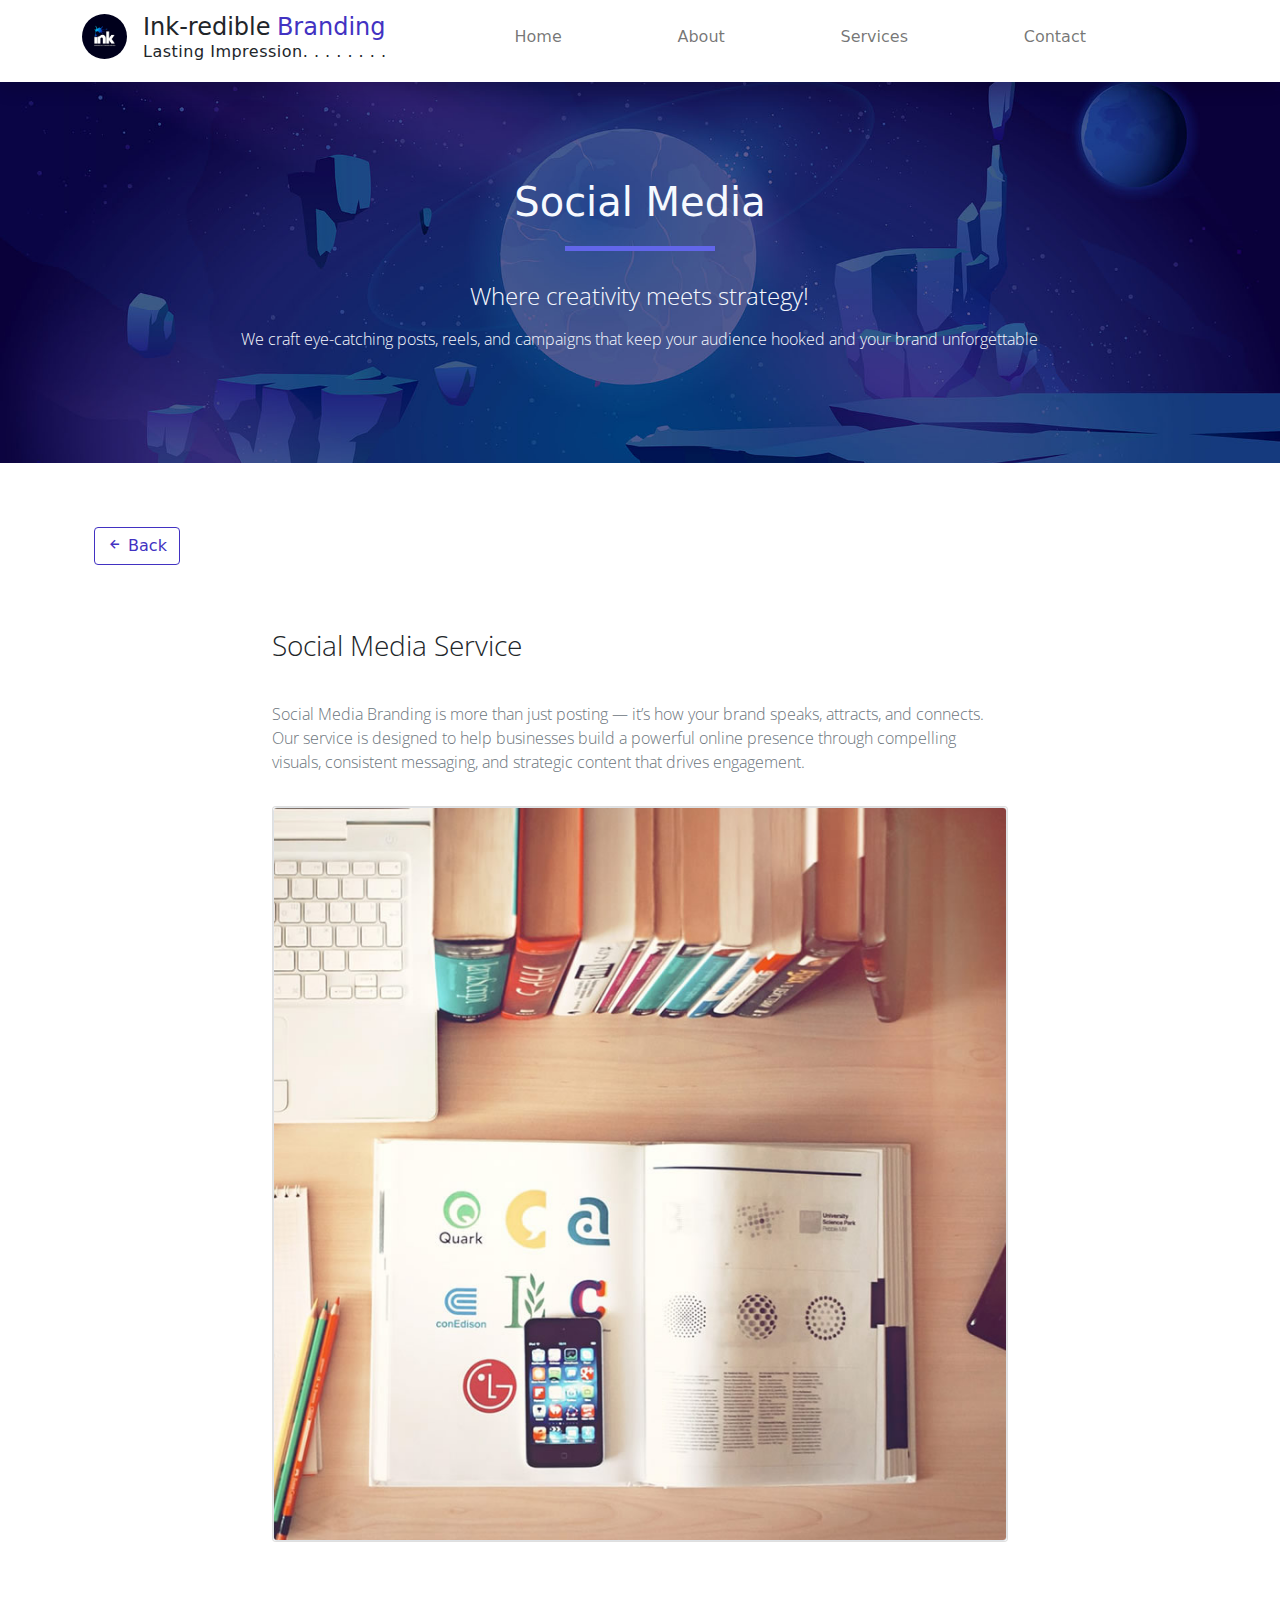
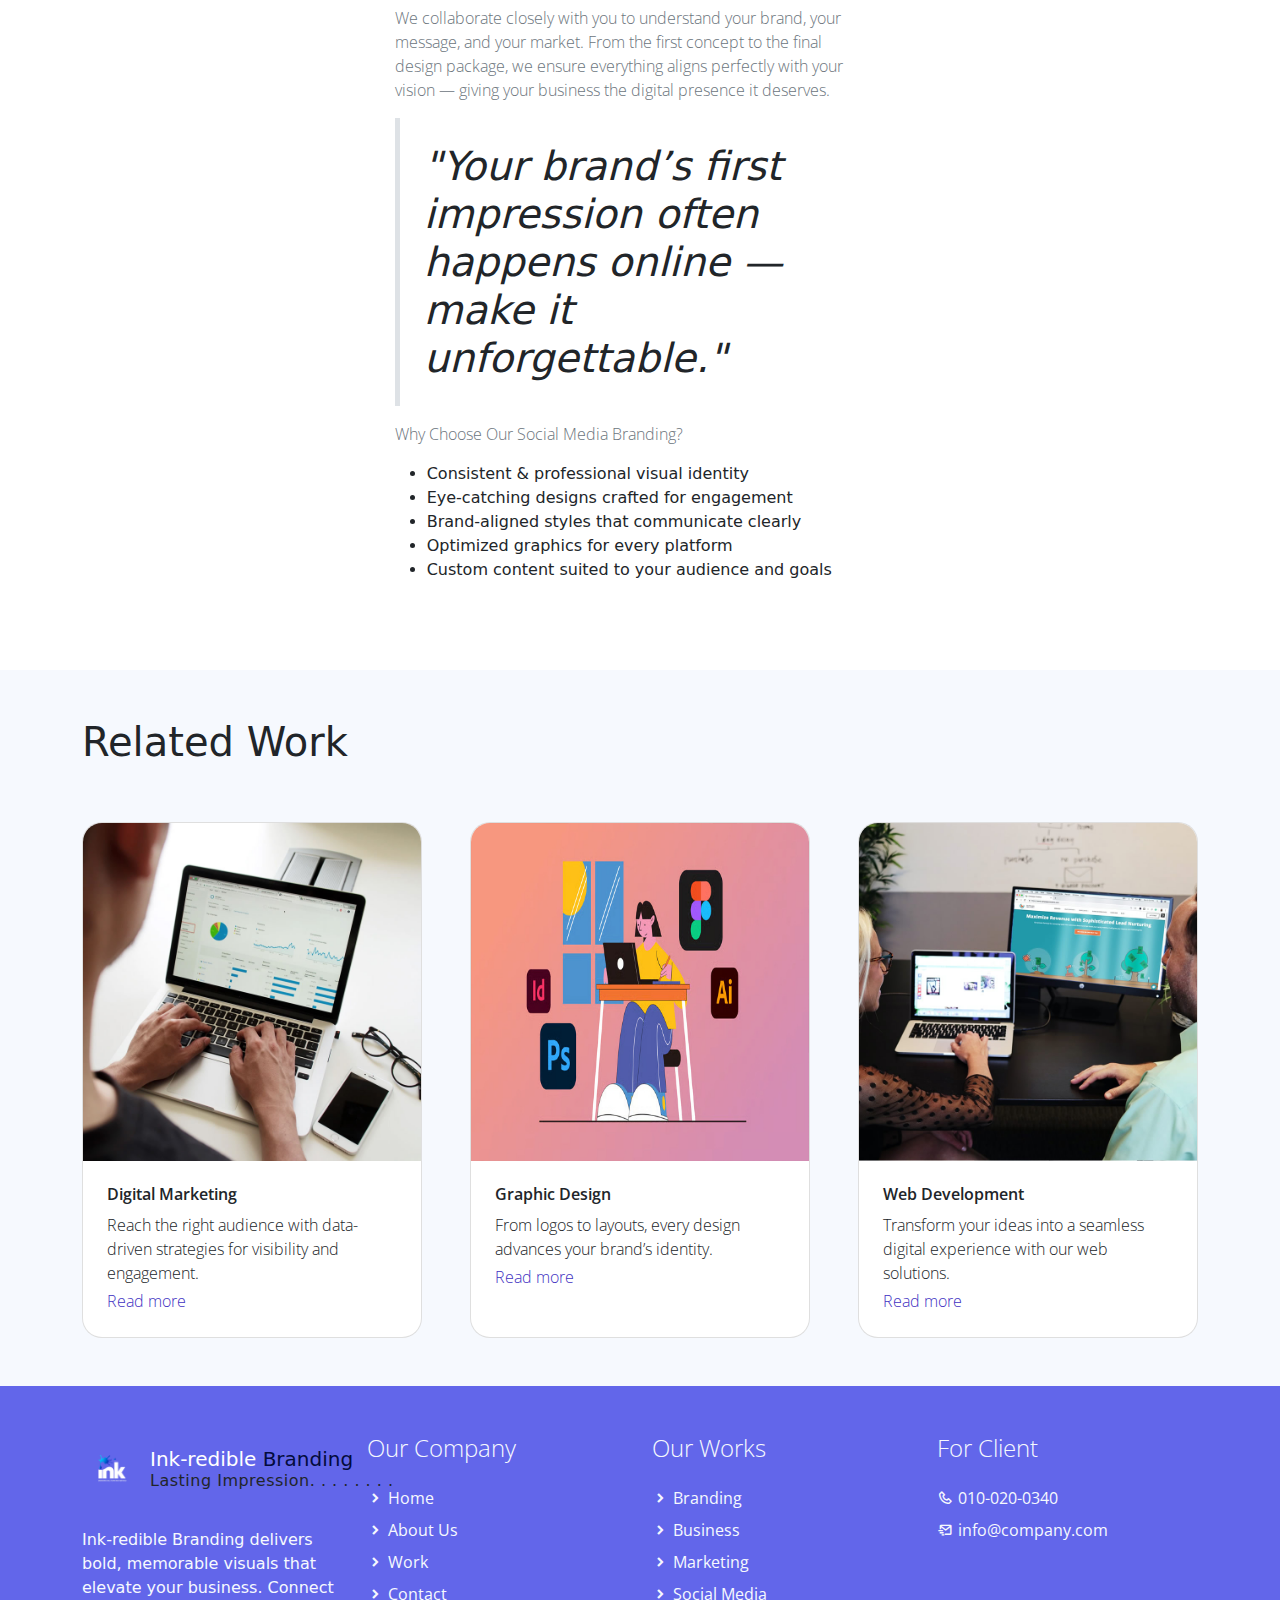
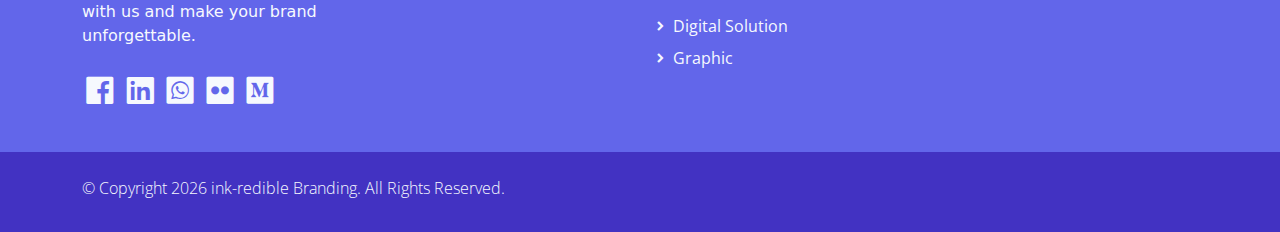
<file: socialmedia.html>
<!DOCTYPE html>
<html lang="en">

<head>
    <title>Ink-redible Branding - work-single</title>
    <meta charset="utf-8">
    <meta name="viewport" content="width=device-width, initial-scale=1">
    <!-- Favicon-->
    <link rel="icon" type="image/x-icon" sizes="512x512" href="assets/img/ink_logo_favicon.png"/>
    <!--<link rel="apple-touch-icon" href="assets/img/apple-icon.png">
    <link rel="shortcut icon" type="image/x-icon" href="assets/img/favicon.ico">-->
    <!-- Load Require CSS -->
    <link href="assets/css/bootstrap.min.css" rel="stylesheet">
    <!-- Font CSS -->
    <link href="assets/css/boxicon.min.css" rel="stylesheet">
    <link href="https://fonts.googleapis.com/css2?family=Open+Sans:wght@300;400;600&display=swap" rel="stylesheet">
    <!-- Custom CSS -->
    <link rel="stylesheet" href="assets/css/custom.css">
    <link rel="stylesheet" href="assets/css/style.css">
    <!-- Load Tempalte CSS -->
    <link rel="stylesheet" href="assets/css/templatemo.css">

<!--
    
TemplateMo 561 Purple Buzz

https://templatemo.com/tm-561-purple-buzz

-->
</head>

<body>
    <!-- Header -->
    <nav id="main_nav" class="navbar navbar-expand-lg navbar-light bg-white shadow">
        <div class="container d-flex justify-content-between align-items-center">
            <a class="navbar-brand h1" href="index.html">
                <img class = "img-logo" id = "logoimg" src="assets/img/inklogo.jpg" alt="">
                <div class="brand-text">
                <div>
                    <span class="text-dark h4">Ink-redible</span>
                    <span class="text-primary h4">Branding</span>
                </div>
                <div class="text-dark h6">Lasting Impression. . . . . . . .</div>
  </div>
            </a>
            <button class="navbar-toggler border-0" type="button" data-bs-toggle="collapse" data-bs-target="#navbar-toggler-success" aria-controls="navbarSupportedContent" aria-expanded="false" aria-label="Toggle navigation">
                <span class="navbar-toggler-icon"></span>
            </button>

            <div class="align-self-center collapse navbar-collapse flex-fill  d-lg-flex justify-content-lg-between" id="navbar-toggler-success">
                <div class="flex-fill mx-xl-5 mb-2">
                    <ul class="nav navbar-nav d-flex justify-content-between mx-xl-5 text-center text-dark">
                        <li class="nav-item">
                            <a class="nav-link btn-outline-primary rounded-pill px-3" href="index.html">Home</a>
                        </li>
                        <li class="nav-item">
                            <a class="nav-link btn-outline-primary rounded-pill px-3" href="about.html">About</a>
                        </li>
                        <li class="nav-item">
                            <a class="nav-link btn-outline-primary rounded-pill px-3" href="work.html">Services</a>
                        </li>
                       <!--<li class="nav-item">
                            <a class="nav-link btn-outline-primary rounded-pill px-3" href="pricing.html">Pricing</a>
                        </li>-->
                        <li class="nav-item">
                            <a class="nav-link btn-outline-primary rounded-pill px-3" href="contact.html">Contact</a>
                        </li>
                    </ul>
                </div>
                <!--<div class="navbar align-self-center d-flex">
                    <a class="nav-link" href="#"><i class='bx bx-bell bx-sm bx-tada-hover text-primary'></i></a>
                    <a class="nav-link" href="#"><i class='bx bx-cog bx-sm text-primary'></i></a>
                    <a class="nav-link" href="#"><i class='bx bx-user-circle bx-sm text-primary'></i></a>
                </div>-->
            </div>
        </div>
    </nav>
    <!-- Close Header -->


    <!-- Start Banner Hero -->
    <div id="work_single_banner" class="bg-light w-100">
        <div class="container-fluid text-light d-flex justify-content-center align-items-center border-0 rounded-0 p-0 py-5">
            <div class="banner-content col-lg-8 m-lg-auto text-center py-5 px-3">
                <h1 class="banner-heading h2 pb-5 typo-space-line-center">Social Media
                </h1>
                <h3 class="h4 pb-2 light-300">Where creativity meets strategy!</h3>
                <p class="banner-footer light-300">
                   We craft eye-catching posts, reels, and campaigns that keep your audience hooked and your brand unforgettable
                </p>
            </div>
        </div>
    </div>
    <!-- End Banner Hero -->

    <!-- Start Work Sigle -->
    <section class="container py-5">
         <div class="container py-3">
                <a href="javascript:history.back()" class="btn btn-outline-primary">
                    <i class='bx bx-left-arrow-alt text-blue'></i> Back
                </a>
            </div>
        <div class="row pt-5">
            <div class="worksingle-content col-lg-8 m-auto text-left justify-content-center">
                <h2 class="worksingle-heading h3 pb-3 light-300 typo-space-line">Social Media Service</h2>
                <p class="worksingle-footer py-3 text-muted light-300">
                    Social Media Branding is more than just posting — it’s how your brand speaks, attracts, and connects.
                    Our service is designed to help businesses build a powerful online presence through compelling visuals, consistent messaging, and strategic content that drives engagement.
                </p>
            </div>
        </div><!-- End Blog Cover -->

        <div class="row justify-content-center pb-4">
            <div class="col-lg-8">
                <div id="templatemo-slide-link-target" class="card mb-3">
                    <img class="img-fluid border rounded" src="./assets/img/services-02.jpg" alt="Card image cap">
                </div>
                <div class="worksingle-slide-footer row">

                    <!--Start Controls
                    <div class="col-1 align-self-center">
                        <a href="#multi-item-example" role="button" data-bs-slide="prev">
                            <i class='bx bxs-chevron-left bx-sm text-dark'></i>
                        </a>
                    </div>
                    End Controls-->

                    <!--Start Carousel Wrapper-->
                    <!--<div id="multi-item-example" class="col-10 carousel slide" data-bs-ride="carousel">
                        <!--Start Slides
                        <div class="carousel-inner" role="listbox">

                            First slide
                            <div class="carousel-item active">
                                <div class="row">
                                    <div class="col">
                                        <a class="templatemo-slide-link" href="./assets/img/Wall-Branding-Mockup-1.jpg.png">
                                            <img class="img-fluid border rounded" src="./assets/img/Wall-Branding-Mockup-1.jpg.png" alt="Product Image">
                                        </a>
                                    </div>
                                    <div class="col">
                                        <a class="templatemo-slide-link" href="./assets/img/wall-branding-mockup-2.jpeg">
                                            <img class="img-fluid border rounded" src="./assets/img/wall-branding-mockup-2.jpeg.png" alt="Product Image">
                                        </a>
                                    </div>
                                    <div class="col">
                                        <a class="templatemo-slide-link" href="./assets/img/wall-branding-mockup-3.jpeg">
                                            <img class="img-fluid border rounded" src="./assets/img/wall-branding-mockup-3.jpeg.png" alt="Product Image">
                                        </a>
                                    </div>
                                    <!--<div class="col">
                                        <a class="templatemo-slide-link" href="./assets/img/work-slide-03.jpg">
                                            <img class="img-fluid border rounded" src="./assets/img/work-slide-03-small.jpg" alt="Product Image">
                                        </a>
                                    </div>
                                    <div class="col">
                                        <a class="templatemo-slide-link" href="./assets/img/work-slide-01.jpg">
                                            <img class="img-fluid border rounded" src="./assets/img/work-slide-01-small.jpg" alt="Product Image">
                                        </a>
                                    </div>
                                </div>
                            </div>
                           First slide-->

                            <!--Second slide
                            <div class="carousel-item">
                                <div class="row">
                                    <div class="col">
                                        <a class="templatemo-slide-link" href="./assets/img/wall-branding-mockup-2.jpeg.png">
                                            <img class="img-fluid border rounded" src="./assets/img/wall-branding-mockup-2.jpeg.png" alt="Product Image">
                                        </a>
                                    </div>
                                    <div class="col">
                                        <a class="templatemo-slide-link" href="./assets/img/wall-branding-mockup-3.jpeg.png">
                                            <img class="img-fluid border rounded" src="./assets/img/wall-branding-mockup-3.jpeg.png" alt="Product Image">
                                        </a>
                                    </div>
                                    <div class="col">
                                        <a class="templatemo-slide-link" href="./assets/img/Wall-Branding-Mockup-1.jpg.png">
                                            <img class="img-fluid border rounded" src="./assets/img/Wall-Branding-Mockup-1.jpg.png" alt="Product Image">
                                        </a>
                                    </div>
                                    <!--<div class="col">
                                        <a class="templatemo-slide-link" href="./assets/img/work-slide-01.jpg">
                                            <img class="img-fluid border rounded" src="./assets/img/work-slide-01-small.jpg" alt="Product Image">
                                        </a>
                                    </div>
                                    <div class="col">
                                        <a class="templatemo-slide-link" href="./assets/img/work-slide-06.jpg">
                                            <img class="img-fluid border rounded" src="./assets/img/work-slide-06-small.jpg" alt="Product Image">
                                        </a>
                                    </div>
                                </div>
                            </div>
                            /.Second slide-->

                            <!--third slide
                            <div class="carousel-item">
                                <div class="row">
                                    <div class="col">
                                        <a class="templatemo-slide-link" href="./assets/img/wall-branding-mockup-3.jpeg.png">
                                            <img class="img-fluid border rounded" src="./assets/img/wall-branding-mockup-3.jpeg.png" alt="Product Image">
                                        </a>
                                    </div>
                                    <div class="col">
                                        <a class="templatemo-slide-link" href="./assets/img/Wall-Branding-Mockup-1.jpg.png">
                                            <img class="img-fluid border rounded" src="./assets/img/Wall-Branding-Mockup-1.jpg.png" alt="Product Image">
                                        </a>
                                    </div>
                                    <div class="col">
                                        <a class="templatemo-slide-link" href="./assets/img/wall-branding-mockup-2.jpeg.png">
                                            <img class="img-fluid border rounded" src="./assets/img/wall-branding-mockup-2.jpeg.png" alt="Product Image">
                                        </a>
                                    </div>
                                    <!--<div class="col">
                                        <a class="templatemo-slide-link" href="./assets/img/work-slide-01.jpg">
                                            <img class="img-fluid border rounded" src="./assets/img/work-slide-01-small.jpg" alt="Product Image">
                                        </a>
                                    </div>
                                    <div class="col">
                                        <a class="templatemo-slide-link" href="./assets/img/work-slide-06.jpg">
                                            <img class="img-fluid border rounded" src="./assets/img/work-slide-06-small.jpg" alt="Product Image">
                                        </a>
                                    </div>
                                </div>
                            </div>
                            /.third slide

                        </div>
                        <!--End Slides
                    </div>
                    <!--End Carousel Wrapper-->

                    <!--Start Controls
                    <div class="col-1 align-self-center text-end">
                        <a href="#multi-item-example" role="button" data-bs-slide="next">
                            <i class='bx bxs-chevron-right bx-sm text-dark'></i>
                        </a>
                    </div>
                    <!--End Controls

                </div>
            </div>
        </div><!-- End Slider -->

        <div class="row">
            <div class="col-md-8 m-auto text-left justify-content-center">
                <p class="pt-5 text-muted light-300">
                We collaborate closely with you to understand your brand, your message, and your market.
                From the first concept to the final design package, we ensure everything aligns perfectly with your vision — giving your business the digital presence it deserves.
                </p>
            </div>
        </div><!-- End Paragrph -->


        <div class="row">
            <div class="col-md-8 m-auto text-left justify-content-center">
                <p class="display-6 py-4 ps-4 border border-5 border-top-0 border-end-0 border-bottom-0 border-start">
                    <i>
                          "Your brand’s first impression often happens online — make it unforgettable."
                      </i>
                </p>
                <p class="text-muted light-300">
                   Why Choose Our Social Media Branding?
                   <ul>
                    <li>Consistent & professional visual identity</li>
                    <li>Eye-catching designs crafted for engagement</li>
                    <li>Brand-aligned styles that communicate clearly</li>
                    <li>Optimized graphics for every platform</li>
                    <li>Custom content suited to your audience and goals</li>
                   </ul>
                </p>
            </div>
        </div>
        <!-- End Qute -->


        <!--<div class="row justify-content-center">
            <div class="col-lg-8 pt-4 pb-4">
                <div class="ratio ratio-16x9">
                    <iframe class="embed-responsive-item" src="https://www.youtube.com/embed/1z--ZRS5x5U" allowfullscreen></iframe>
                </div>
            </div>
        </div> End Video -->

        <!--<div class="row justify-content-center">
            <div class="col-lg-8 ml-auto mr-auto pt-3 pb-4">
                <p class="text-muted light-300">
                    Ed do eiusmod tempor incididunt ut labore et dolore magna aliqua.
                    Quis ipsum suspendisse ultrices gravida. Risus commodo viverra maecenas
                    accumsan lacus vel facilisis. Lorem ipsum dolor sit amet, consectetur
                    adipisicing elit, sed do eiusmod tempor incididunt ut labore et dolore
                    magna aliqua. Ut enim ad minim veniam, quis nostrud exercitation ullamco
                    laboris nisi ut aliquip ex ea commodo consequat. Duis aute irure dolor
                    in reprehenderit in voluptate velit esse cillum dolore eu fugiat nulla.
                </p>
            </div>
        </div>
       End Work Sigle -->

        <!-- Start Comment 
        <div class="row justify-content-center">
            <div class="worksingle-comment-heading col-8 m-auto pb-3">
                <h4 class="h5">Comments</h4>
            </div>
        </div>

        <div class="row pb-4">
            <div class="worksingle-comment-body col-md-8 m-auto">
                <div class="d-flex">
                    <div>
                        <img class="rounded-circle" src="./assets/img/team-05.jpg" style="width: 50px;">
                    </div>
                    <div class="comment-body">
                        <div class="comment-header d-flex justify-content-between ms-3">
                            <div class="header text-start">
                                <h5 class="h6">John Doe</h5>
                                <p class="text-muted light-300">10 mins ago</p>
                            </div>
                            <a href="#" class="text-decoration-none text-secondary"><i class='bx bxs-share me-2'></i>Reply</a>
                        </div>
                        <div class="footer">
                            <div class="card-body border ms-3 light-300">
                                Lorem ipsum dolor sit amet, consectetur adipisicing elit, sed do eiusmod
                                tempor incididunt ut labore et dolore magna aliqua. Ut enim ad minim veniam,
                                quis nostrud exercitation ullamco.
                            </div>
                        </div>
                    </div>
                </div>
            </div>
        </div>End Comment -->


        <!--<div class="row pb-4">
            <div class="col-lg-8 m-auto">
                <div class="d-flex">
                    <div>
                        <img class="rounded-circle" src="./assets/img/team-01.jpg" style="width: 50px;">
                    </div>
                    <div class="comment-body">
                        <div class="comment-header d-flex justify-content-between ms-3">
                            <div class="header text-start">
                                <h5 class="h6">Jane Doe</h5>
                                <p class="text-muted light-300">5 mins ago</p>
                            </div>
                            <a href="#" class="text-decoration-none text-secondary"><i class='bx bxs-share me-2'></i>Reply</a>
                        </div>
                        <div class="footer">
                            <div class="card-body border ms-3 light-300">
                                Lorem ipsum dolor sit amet, consectetur adipisicing elit, sed do eiusmod
                                tempor incididunt ut labore et dolore magna aliqua. Ut enim ad minim veniam,
                                quis.
                            </div>
                        </div>
                    </div>
                </div>
            </div>
        </div> End Comment -->


        <!--<div class="row pb-4">
            <div class="col-lg-8 m-auto">
                <div class="d-flex ml-4">
                    <div>
                        <img class="rounded-circle" src="./assets/img/team-05.jpg" style="width: 50px;">
                    </div>
                    <div class="comment-body">
                        <div class="comment-header d-flex justify-content-between ms-3">
                            <div class="header text-start">
                                <h5 class="h6">John Doe</h5>
                                <p class="text-muted light-300">15 mins ago</p>
                            </div>
                            <a href="#" class="text-decoration-none text-secondary"><i class='bx bxs-share me-2'></i>Reply</a>
                        </div>
                        <div class="footer">
                            <div class="card-body border ms-3 light-300">
                                Lorem ipsum dolor sit amet, consectetur adipisicing elit, sed do eiusmod
                                tempor incididunt ut labore et dolore magna aliqua. Ut enim ad minim veniam,
                                quis nostrud exercitation ullamco.
                            </div>
                        </div>
                    </div>
                </div>
            </div>
        </div> End Comment -->


        <!--<div class="row pb-4">
            <div class="col-lg-8 m-auto">
                <div class="d-flex ml-5">
                    <div>
                        <img class="rounded-circle" src="./assets/img/team-01.jpg" style="width: 50px;">
                    </div>
                    <div class="comment-body">
                        <div class="comment-header d-flex justify-content-between ms-3">
                            <div class="header text-start">
                                <h5 class="h6">Jane Doe</h5>
                                <p class="text-muted light-300">16 mins ago</p>
                            </div>
                            <a href="#" class="text-decoration-none text-secondary"><i class='bx bxs-share me-2'></i>Reply</a>
                        </div>
                        <div class="footer">
                            <div class="card-body border ms-3 light-300">
                                Lorem ipsum dolor sit amet, consectetur adipisicing elit, sed do eiusmod
                                tempor incididunt ut labore et dolore magna aliqua. Ut enim ad minim veniam,
                                quis.
                            </div>
                        </div>
                    </div>
                </div>
            </div>
        </div>End Comment -->


        <!--<div class="row pb-4">
            <div class="worksingle-comment-footer col-lg-8 m-auto">
                <h4 class="h5">Leave Comment</h4>
                <form class="col-md-12 m-auto" method="POST" action="#" role="form">

                    <div class="form-group">
                        <label class="pb-2 pt-sm-0 pt-4 light-300" for="inputmessage">Your Comment</label>
                        <textarea class="form-control form-control-lg light-300" id="inputmessage" name="inputmessage" placeholder="Your Comment" rows="5"></textarea>
                    </div>

                    <div class="row py-4">
                        <div class="col-lg-6">
                            <label class="pb-2 light-300" for="inputname">Name</label>
                            <input type="text" class="form-control form-control-lg light-300" id="inputname" name="inputname" placeholder="Name">
                        </div>
                        <div class="col-lg-6">
                            <label class="pb-2 pt-sm-0 pt-4 light-300" for="inputemail">Email</label>
                            <input type="email" class="form-control form-control-lg light-300" id="inputemail" name="inputemail" placeholder="Email">
                        </div>
                    </div>

                    <div class="form-row pt-2">
                        <div class="col-md-12 col-10 text-end">
                            <button type="submit" class="btn btn-secondary text-white px-md-4 px-2 py-md-3 py-1 radius-0 light-300">Send Message</button>
                        </div>
                    </div>
                </form>
            </div>
        </div> End Comment Form -->


    </section>
    <!-- End Work Sigle -->

    <!-- Start Related Post -->
    <article class="container-fluid bg-light">
        <div class="container">
            <div class="worksingle-related-header row">
                <h1 class="h2 py-5">Related Work</h1>
                <div class="col-md-12 text-left justify-content-center">
                    <div class="row gx-5">


                        <div class="col-sm-6 col-lg-4 mb-5">
                            <a href="digitalmarket.html" class="related-content card text-decoration-none overflow-hidden h-100">
                                <img class="related-img card-img-top" src="./assets/img/services-05.jpg" alt="Card image cap">
                                <div class="related-body card-body p-4">
                                    <h5 class="card-title h6 m-0 semi-bold-600 text-dark">Digital Marketing</h5>
                                    <p class="card-text pt-2 mb-1 light-300 text-dark">
                                        Reach the right audience with data-driven strategies for visibility and engagement.
                                    </p>
                                    <div class="d-flex justify-content-between">
                                        <span class="text-primary light-300">Read more</span>
                                    </div>
                                </div>
                            </a>
                        </div>
                        <div class="col-sm-6 col-lg-4 mb-5">
                            <a href="graphicdesign.html" class="related-content card text-decoration-none overflow-hidden h-100">
                                <img class="related-img card-img-top" src="./assets/img/graphicdesign.png" alt="Card image cap">
                                <div class="related-body card-body p-4">
                                    <h5 class="card-title h6 m-0 semi-bold-600 text-dark">Graphic Design</h5>
                                    <p class="card-text pt-2 mb-1 light-300 text-dark">
                                        From logos to layouts, every design advances your brand’s identity.
                                    </p>
                                    <div class="d-flex justify-content-between">
                                        <span class="text-primary light-300">Read more</span>
                                    </div>
                                </div>
                            </a>
                        </div>
                        <div class="col-sm-6 col-lg-4 mb-5">
                             <a href="webdevelopment.html" class="related-content card text-decoration-none overflow-hidden h-100">
                                <img class="related-img card-img-top" src="./assets/img/services-06.jpg" alt="Card image cap">
                                <div class="related-body card-body p-4">
                                    <h5 class="card-title h6 m-0 semi-bold-600 text-dark">Web Development</h5>
                                    <p class="card-text pt-2 mb-1 light-300 text-dark">
                                        Transform your ideas into a seamless digital experience with our web solutions.
                                    </p>
                                    <div class="d-flex justify-content-between">
                                        <span class="text-primary light-300">Read more</span>
                                    </div>
                                </div>
                            </a>
                        </div>
                    </div>
                </div>
            </div>

    </article>
    <!-- End Related Post -->


    <!-- Start Footer -->
    <footer class="bg-secondary pt-4">
        <div class="container">
            <div class="row py-4">

                <div class="col-lg-3 col-12 align-left">
                    <a class="navbar-brand" href="index.html">
                     <img class = "big-logo" id = "logobig" src="assets/img/ink_logo.png" alt="">
                    <div class="brand-text">
                    <div>
                    <span class="text-dark h5 text-white-custom">Ink-redible</span>
                    <span class="text-primary h5 primarycolor">Branding</span>
                    </div>
                    <div class="text-dark h6">Lasting Impression. . . . . . . .</div>
                    </div>
                    </a>
                    <p class="text-light my-lg-4 my-2">
                          Ink-redible Branding delivers bold, memorable visuals that elevate your business. 
                        Connect with us and make your brand unforgettable.
                    </p>
                    <ul class="list-inline footer-icons light-300">
                        <li class="list-inline-item m-0">
                            <a class="text-light" target="_blank" href="http://facebook.com/">
                                <i class='bx bxl-facebook-square bx-md'></i>
                            </a>
                        </li>
                        <li class="list-inline-item m-0">
                            <a class="text-light" target="_blank" href="https://www.linkedin.com/">
                                <i class='bx bxl-linkedin-square bx-md'></i>
                            </a>
                        </li>
                        <li class="list-inline-item m-0">
                            <a class="text-light" target="_blank" href="https://www.whatsapp.com/">
                                <i class='bx bxl-whatsapp-square bx-md'></i>
                            </a>
                        </li>
                        <li class="list-inline-item m-0">
                            <a class="text-light" target="_blank" href="https://www.flickr.com/">
                                <i class='bx bxl-flickr-square bx-md'></i>
                            </a>
                        </li>
                        <li class="list-inline-item m-0">
                            <a class="text-light" target="_blank" href="https://www.medium.com/">
                                <i class='bx bxl-medium-square bx-md' ></i>
                            </a>
                        </li>
                    </ul>
                </div>

                <div class="col-lg-3 col-md-4 my-sm-0 mt-4">
                    <h3 class="h4 pb-lg-3 text-light light-300">Our Company</h2>
                        <ul class="list-unstyled text-light light-300">
                            <li class="pb-2">
                                <i class='bx-fw bx bxs-chevron-right bx-xs'></i><a class="text-decoration-none text-light" href="index.html">Home</a>
                            </li>
                            <li class="pb-2">
                                <i class='bx-fw bx bxs-chevron-right bx-xs'></i><a class="text-decoration-none text-light py-1" href="about.html">About Us</a>
                            </li>
                            <li class="pb-2">
                                <i class='bx-fw bx bxs-chevron-right bx-xs'></i><a class="text-decoration-none text-light py-1" href="work.html">Work</a>
                            </li>
                            <!--<li class="pb-2">
                                <i class='bx-fw bx bxs-chevron-right bx-xs'></i></i><a class="text-decoration-none text-light py-1" href="pricing.html">Price</a>
                            </li>-->
                            <li class="pb-2">
                                <i class='bx-fw bx bxs-chevron-right bx-xs'></i><a class="text-decoration-none text-light py-1" href="contact.html">Contact</a>
                            </li>
                        </ul>
                </div>

                <div class="col-lg-3 col-md-4 my-sm-0 mt-4">
                    <h2 class="h4 pb-lg-3 text-light light-300">Our Works</h2>
                    <ul class="list-unstyled text-light light-300">
                        <li class="pb-2">
                            <i class='bx-fw bx bxs-chevron-right bx-xs'></i><a class="text-decoration-none text-light py-1" href="#">Branding</a>
                        </li>
                        <li class="pb-2">
                            <i class='bx-fw bx bxs-chevron-right bx-xs'></i><a class="text-decoration-none text-light py-1" href="#">Business</a>
                        </li>
                        <li class="pb-2">
                            <i class='bx-fw bx bxs-chevron-right bx-xs'></i><a class="text-decoration-none text-light py-1" href="#">Marketing</a>
                        </li>
                        <li class="pb-2">
                            <i class='bx-fw bx bxs-chevron-right bx-xs'></i><a class="text-decoration-none text-light py-1" href="#">Social Media</a>
                        </li>
                        <li class="pb-2">
                            <i class='bx-fw bx bxs-chevron-right bx-xs'></i><a class="text-decoration-none text-light py-1" href="#">Digital Solution</a>
                        </li>
                        <li class="pb-2">
                            <i class='bx-fw bx bxs-chevron-right bx-xs'></i><a class="text-decoration-none text-light py-1" href="#">Graphic</a>
                        </li>
                    </ul>
                </div>

                <div class="col-lg-3 col-md-4 my-sm-0 mt-4">
                    <h2 class="h4 pb-lg-3 text-light light-300">For Client</h2>
                    <ul class="list-unstyled text-light light-300">
                        <li class="pb-2">
                            <i class='bx-fw bx bx-phone bx-xs'></i><a class="text-decoration-none text-light py-1" href="tel:010-020-0340">010-020-0340</a>
                        </li>
                        <li class="pb-2">
                            <i class='bx-fw bx bx-mail-send bx-xs'></i><a class="text-decoration-none text-light py-1" href="mailto:info@company.com">info@company.com</a>
                        </li>
                    </ul>
                </div>

            </div>
        </div>

        <div class="w-100 bg-primary py-3">
            <div class="container">
                <div class="row pt-2">
                    <div class="col-lg-6 col-sm-12">
                        <p class="text-lg-start text-center text-light light-300">
                             © Copyright <span id="year"></span> ink-redible Branding. All Rights Reserved.
                        </p>
                    </div>
                    <!--<div class="col-lg-6 col-sm-12">
                        <p class="text-lg-end text-center text-light light-300">
                            Designed by <a rel="sponsored" class="text-decoration-none text-light" href="https://templatemo.com/" target="_blank"><strong>TemplateMo</strong></a>
                        </p>
                    </div>-->
                </div>
            </div>
        </div>

    </footer>
    <!-- End Footer -->


    <!-- Bootstrap -->
    <script src="assets/js/bootstrap.bundle.min.js"></script>
    <!-- Load jQuery require for Page Script -->
    <script src="assets/js/jquery.min.js"></script>
    <!-- Page Script -->
    <script>
        $(window).load(function() {
            // Slide
            $('.templatemo-slide-link').click(function() {
                var this_href = $(this).attr('href');
                $('#templatemo-slide-link-target img').attr('src', this_href);
                return false;
            });
            // End Slide
        });
    </script>
    <!-- Templatemo -->
    <script src="assets/js/templatemo.js"></script>
    <script src="assets/js/templatemo.min.js?v=2"></script>
    <!-- Custom -->
    <script src="assets/js/custom.js"></script>

</body>

</html>
</file>
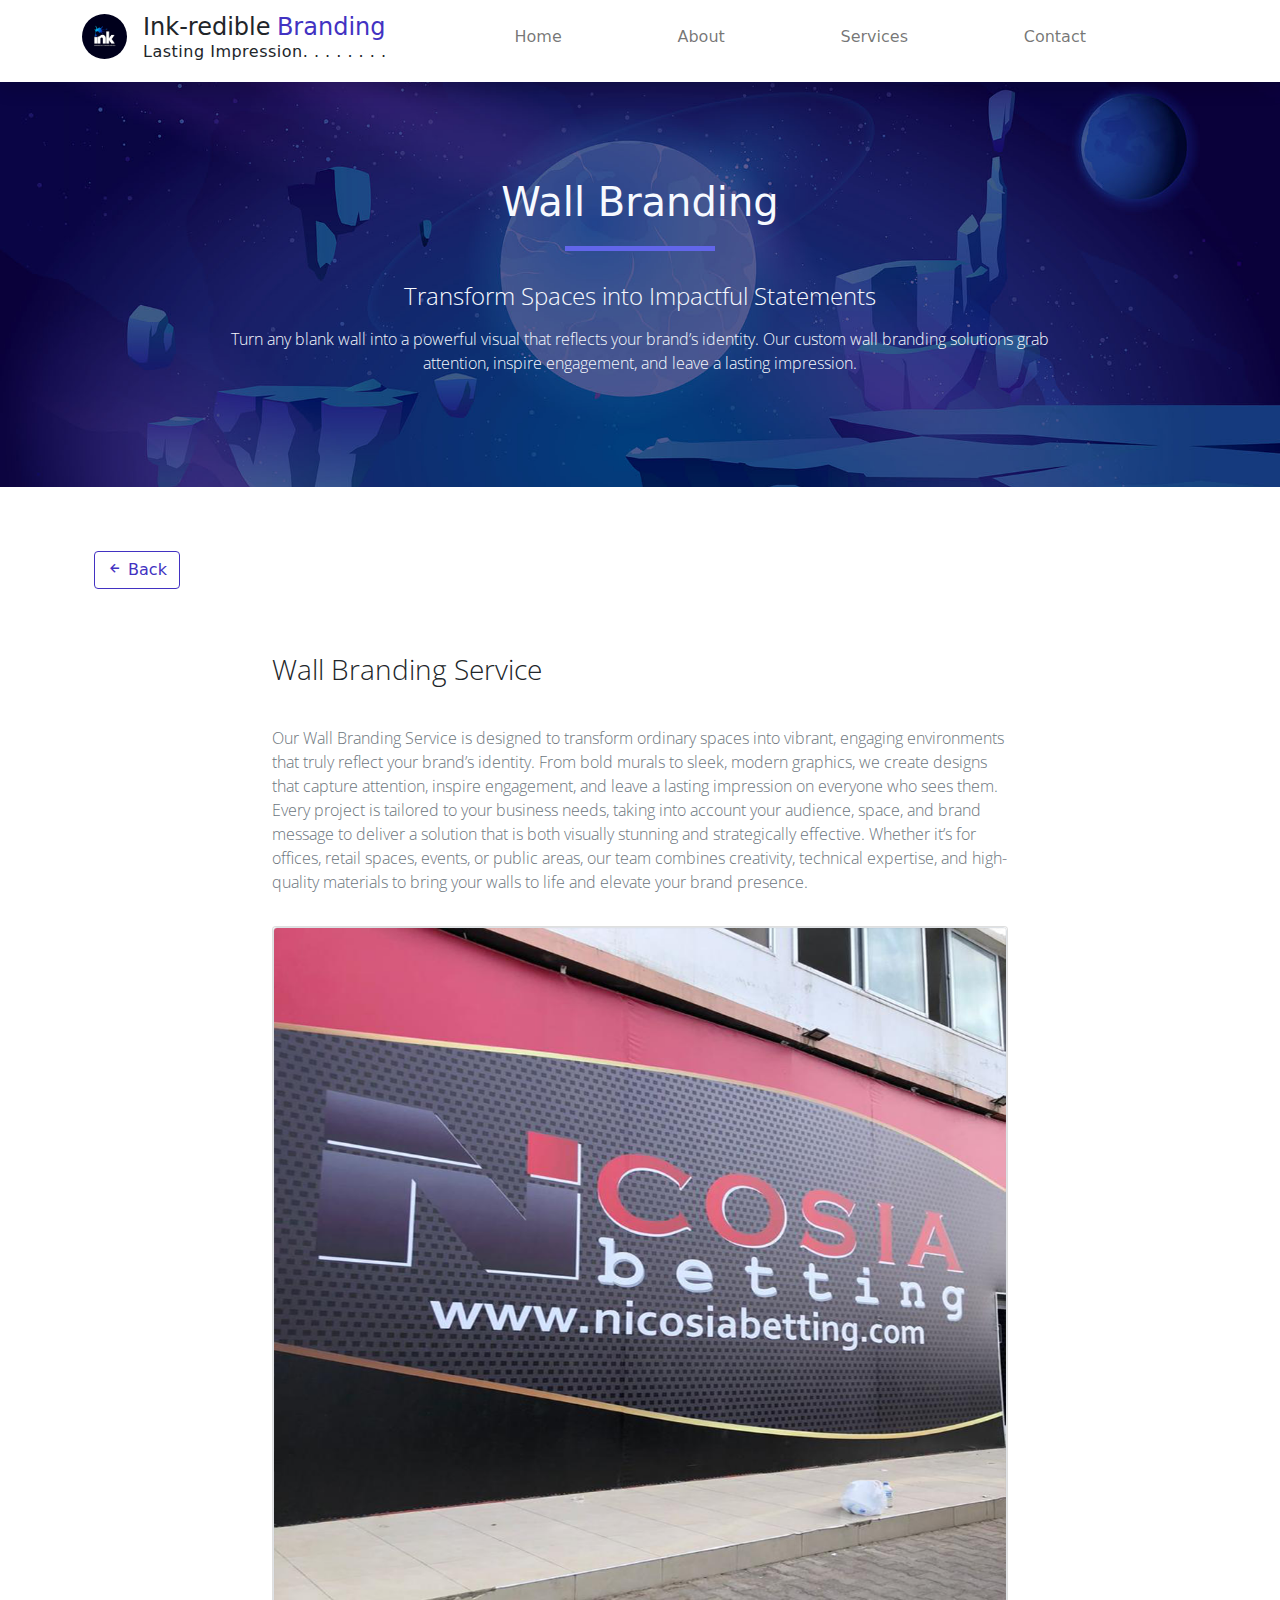
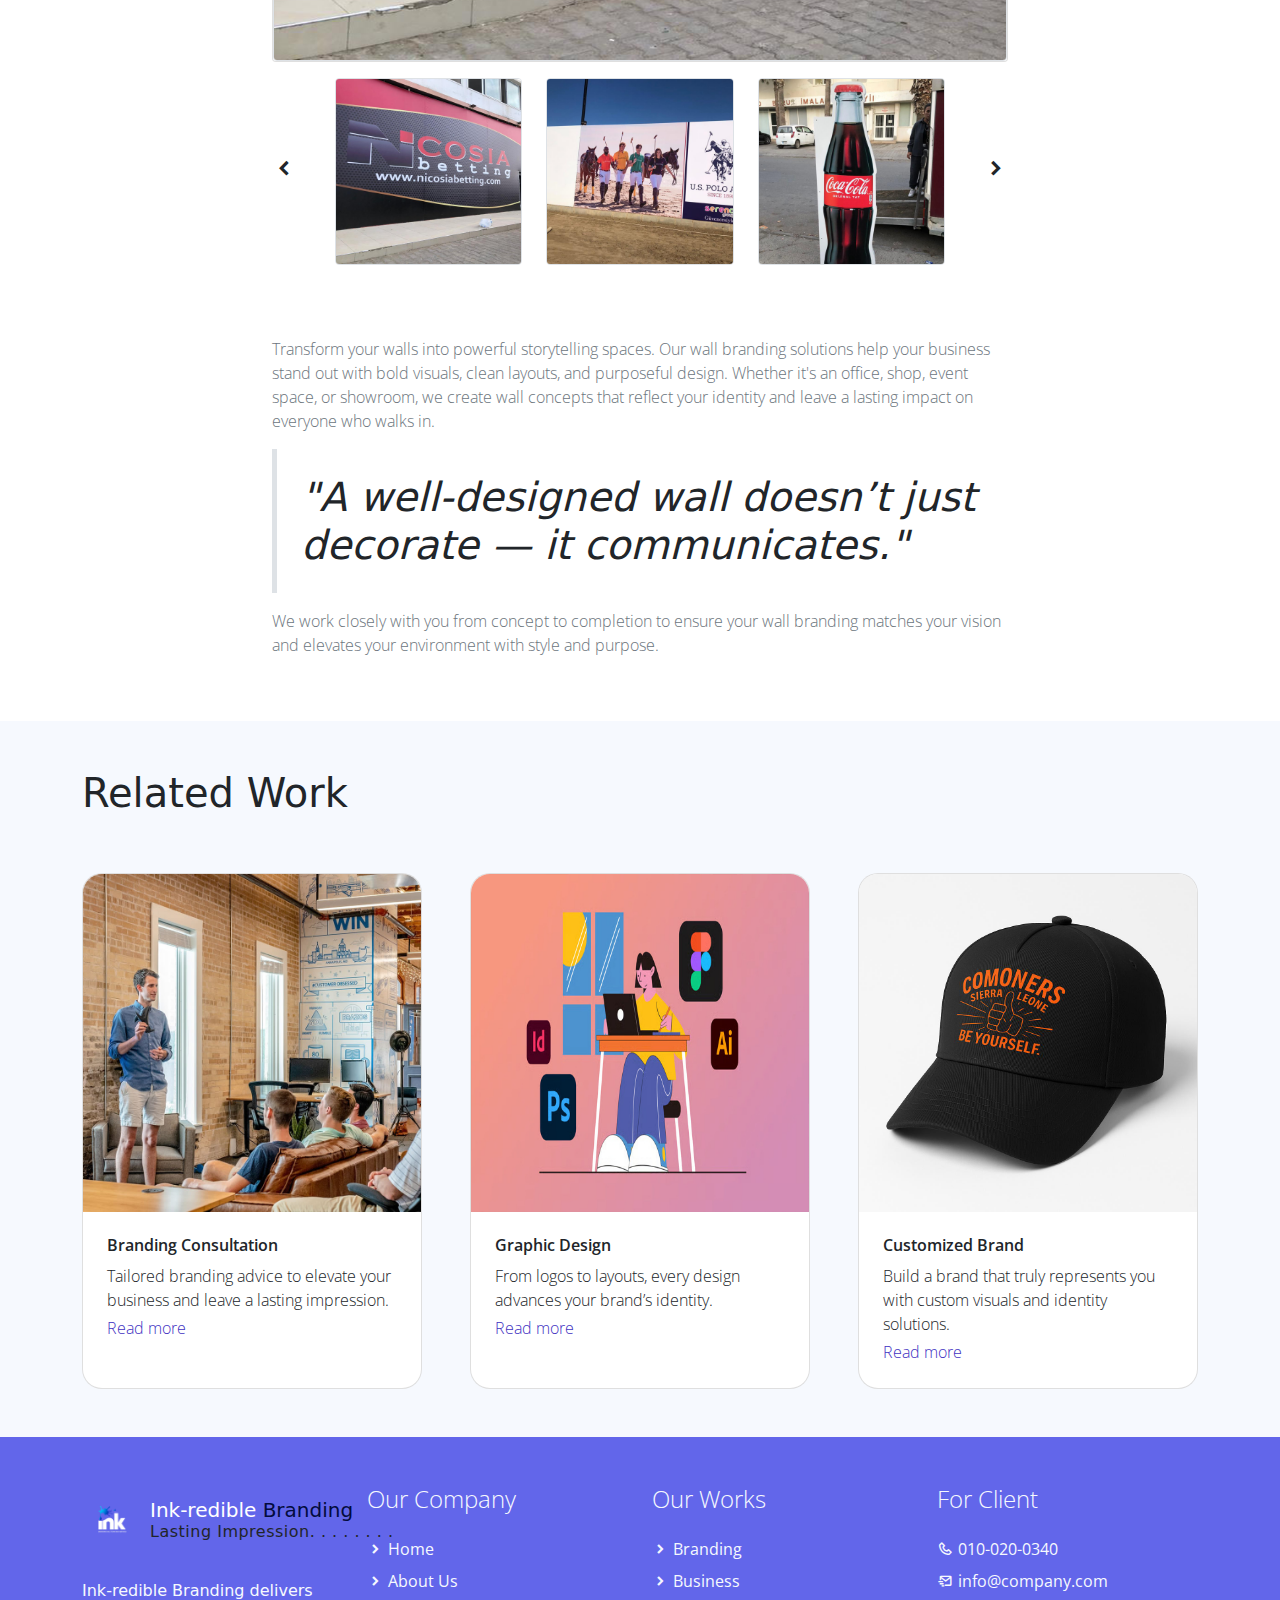
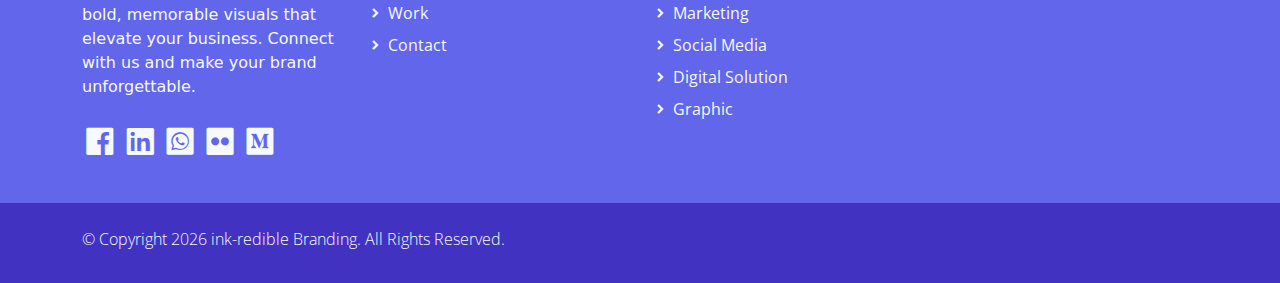
<file: wallbranding.html>
<!DOCTYPE html>
<html lang="en">

<head>
    <title>Ink-redible Branding - work-single</title>
    <meta charset="utf-8">
    <meta name="viewport" content="width=device-width, initial-scale=1">
    <!-- Favicon-->
    <link rel="icon" type="image/x-icon" sizes="512x512" href="assets/img/ink_logo_favicon.png"/>
    <!--<link rel="apple-touch-icon" href="assets/img/apple-icon.png">
    <link rel="shortcut icon" type="image/x-icon" href="assets/img/favicon.ico">-->
    <!-- Load Require CSS -->
    <link href="assets/css/bootstrap.min.css" rel="stylesheet">
    <!-- Font CSS -->
    <link href="assets/css/boxicon.min.css" rel="stylesheet">
    <link href="https://fonts.googleapis.com/css2?family=Open+Sans:wght@300;400;600&display=swap" rel="stylesheet">
    <!-- Custom CSS -->
    <link rel="stylesheet" href="assets/css/custom.css">
    <link rel="stylesheet" href="assets/css/style.css">
    <!-- Load Tempalte CSS -->
    <link rel="stylesheet" href="assets/css/templatemo.css">

<!--
    
TemplateMo 561 Purple Buzz

https://templatemo.com/tm-561-purple-buzz

-->
</head>

<body>
    <!-- Header -->
    <nav id="main_nav" class="navbar navbar-expand-lg navbar-light bg-white shadow">
        <div class="container d-flex justify-content-between align-items-center">
            <a class="navbar-brand h1" href="index.html">
                <img class = "img-logo" id = "logoimg" src="assets/img/inklogo.jpg" alt="">
                <div class="brand-text">
                <div>
                    <span class="text-dark h4">Ink-redible</span>
                    <span class="text-primary h4">Branding</span>
                </div>
                <div class="text-dark h6">Lasting Impression. . . . . . . .</div>
  </div>
            </a>
            <button class="navbar-toggler border-0" type="button" data-bs-toggle="collapse" data-bs-target="#navbar-toggler-success" aria-controls="navbarSupportedContent" aria-expanded="false" aria-label="Toggle navigation">
                <span class="navbar-toggler-icon"></span>
            </button>

            <div class="align-self-center collapse navbar-collapse flex-fill  d-lg-flex justify-content-lg-between" id="navbar-toggler-success">
                <div class="flex-fill mx-xl-5 mb-2">
                    <ul class="nav navbar-nav d-flex justify-content-between mx-xl-5 text-center text-dark">
                        <li class="nav-item">
                            <a class="nav-link btn-outline-primary rounded-pill px-3" href="index.html">Home</a>
                        </li>
                        <li class="nav-item">
                            <a class="nav-link btn-outline-primary rounded-pill px-3" href="about.html">About</a>
                        </li>
                        <li class="nav-item">
                            <a class="nav-link btn-outline-primary rounded-pill px-3" href="work.html">Services</a>
                        </li>
                       <!--<li class="nav-item">
                            <a class="nav-link btn-outline-primary rounded-pill px-3" href="pricing.html">Pricing</a>
                        </li>-->
                        <li class="nav-item">
                            <a class="nav-link btn-outline-primary rounded-pill px-3" href="contact.html">Contact</a>
                        </li>
                    </ul>
                </div>
                <!--<div class="navbar align-self-center d-flex">
                    <a class="nav-link" href="#"><i class='bx bx-bell bx-sm bx-tada-hover text-primary'></i></a>
                    <a class="nav-link" href="#"><i class='bx bx-cog bx-sm text-primary'></i></a>
                    <a class="nav-link" href="#"><i class='bx bx-user-circle bx-sm text-primary'></i></a>
                </div>-->
            </div>
        </div>
    </nav>
    <!-- Close Header -->


    <!-- Start Banner Hero -->
    <div id="work_single_banner" class="bg-light w-100">
        <div class="container-fluid text-light d-flex justify-content-center align-items-center border-0 rounded-0 p-0 py-5">
            <div class="banner-content col-lg-8 m-lg-auto text-center py-5 px-3">
                <h1 class="banner-heading h2 pb-5 typo-space-line-center">Wall Branding
                </h1>
                <h3 class="h4 pb-2 light-300">Transform Spaces into Impactful Statements</h3>
                <p class="banner-footer light-300">
                   Turn any blank wall into a powerful visual that reflects your brand’s identity. 
                   Our custom wall branding solutions grab attention, inspire engagement, and leave a lasting impression.
                </p>
            </div>
        </div>
    </div>
    <!-- End Banner Hero -->

    <!-- Start Work Sigle -->
    <section class="container py-5">
         <div class="container py-3">
                <a href="javascript:history.back()" class="btn btn-outline-primary">
                    <i class='bx bx-left-arrow-alt text-blue'></i> Back
                </a>
            </div>
        <div class="row pt-5">
            <div class="worksingle-content col-lg-8 m-auto text-left justify-content-center">
                <h2 class="worksingle-heading h3 pb-3 light-300 typo-space-line">Wall Branding Service</h2>
                <p class="worksingle-footer py-3 text-muted light-300">
                     Our Wall Branding Service is designed to transform ordinary spaces into vibrant, engaging environments that truly reflect your brand’s identity. 
                     From bold murals to sleek, modern graphics, we create designs that capture attention, inspire engagement, and leave a lasting impression on everyone who sees them. 
                     Every project is tailored to your business needs, taking into account your audience, space, and brand message to deliver a solution that is both visually stunning and strategically effective. 
                      Whether it’s for offices, retail spaces, events, or public areas, our team combines creativity, technical expertise, and high-quality materials to bring your walls to life and elevate your brand presence.
                </p>
            </div>
        </div><!-- End Blog Cover -->

        <div class="row justify-content-center pb-4">
            <div class="col-lg-8">
                <div id="templatemo-slide-link-target" class="card mb-3">
                    <img class="img-fluid border rounded" src="./assets/img/Wall-Branding-Mockup-1.jpg.png" alt="Card image cap">
                </div>
                <div class="worksingle-slide-footer row">

                    <!--Start Controls-->
                    <div class="col-1 align-self-center">
                        <a href="#multi-item-example" role="button" data-bs-slide="prev">
                            <i class='bx bxs-chevron-left bx-sm text-dark'></i>
                        </a>
                    </div>
                    <!--End Controls-->

                    <!--Start Carousel Wrapper-->
                    <div id="multi-item-example" class="col-10 carousel slide" data-bs-ride="carousel">
                        <!--Start Slides-->
                        <div class="carousel-inner" role="listbox">

                            <!--First slide-->
                            <div class="carousel-item active">
                                <div class="row">
                                    <div class="col">
                                        <a class="templatemo-slide-link" href="./assets/img/Wall-Branding-Mockup-1.jpg.png">
                                            <img class="img-fluid border rounded" src="./assets/img/Wall-Branding-Mockup-1.jpg.png" alt="Product Image">
                                        </a>
                                    </div>
                                    <div class="col">
                                        <a class="templatemo-slide-link" href="./assets/img/wall-branding-mockup-2.jpeg">
                                            <img class="img-fluid border rounded" src="./assets/img/wall-branding-mockup-2.jpeg.png" alt="Product Image">
                                        </a>
                                    </div>
                                    <div class="col">
                                        <a class="templatemo-slide-link" href="./assets/img/wall-branding-mockup-3.jpeg">
                                            <img class="img-fluid border rounded" src="./assets/img/wall-branding-mockup-3.jpeg.png" alt="Product Image">
                                        </a>
                                    </div>
                                    <!--<div class="col">
                                        <a class="templatemo-slide-link" href="./assets/img/work-slide-03.jpg">
                                            <img class="img-fluid border rounded" src="./assets/img/work-slide-03-small.jpg" alt="Product Image">
                                        </a>
                                    </div>
                                    <div class="col">
                                        <a class="templatemo-slide-link" href="./assets/img/work-slide-01.jpg">
                                            <img class="img-fluid border rounded" src="./assets/img/work-slide-01-small.jpg" alt="Product Image">
                                        </a>
                                    </div>-->
                                </div>
                            </div>
                           <!--First slide-->

                            <!--Second slide-->
                            <div class="carousel-item">
                                <div class="row">
                                    <div class="col">
                                        <a class="templatemo-slide-link" href="./assets/img/wall-branding-mockup-2.jpeg.png">
                                            <img class="img-fluid border rounded" src="./assets/img/wall-branding-mockup-2.jpeg.png" alt="Product Image">
                                        </a>
                                    </div>
                                    <div class="col">
                                        <a class="templatemo-slide-link" href="./assets/img/wall-branding-mockup-3.jpeg.png">
                                            <img class="img-fluid border rounded" src="./assets/img/wall-branding-mockup-3.jpeg.png" alt="Product Image">
                                        </a>
                                    </div>
                                    <div class="col">
                                        <a class="templatemo-slide-link" href="./assets/img/Wall-Branding-Mockup-1.jpg.png">
                                            <img class="img-fluid border rounded" src="./assets/img/Wall-Branding-Mockup-1.jpg.png" alt="Product Image">
                                        </a>
                                    </div>
                                    <!--<div class="col">
                                        <a class="templatemo-slide-link" href="./assets/img/work-slide-01.jpg">
                                            <img class="img-fluid border rounded" src="./assets/img/work-slide-01-small.jpg" alt="Product Image">
                                        </a>
                                    </div>
                                    <div class="col">
                                        <a class="templatemo-slide-link" href="./assets/img/work-slide-06.jpg">
                                            <img class="img-fluid border rounded" src="./assets/img/work-slide-06-small.jpg" alt="Product Image">
                                        </a>
                                    </div>-->
                                </div>
                            </div>
                            <!--/.Second slide-->

                            <!--third slide-->
                            <div class="carousel-item">
                                <div class="row">
                                    <div class="col">
                                        <a class="templatemo-slide-link" href="./assets/img/wall-branding-mockup-3.jpeg.png">
                                            <img class="img-fluid border rounded" src="./assets/img/wall-branding-mockup-3.jpeg.png" alt="Product Image">
                                        </a>
                                    </div>
                                    <div class="col">
                                        <a class="templatemo-slide-link" href="./assets/img/Wall-Branding-Mockup-1.jpg.png">
                                            <img class="img-fluid border rounded" src="./assets/img/Wall-Branding-Mockup-1.jpg.png" alt="Product Image">
                                        </a>
                                    </div>
                                    <div class="col">
                                        <a class="templatemo-slide-link" href="./assets/img/wall-branding-mockup-2.jpeg.png">
                                            <img class="img-fluid border rounded" src="./assets/img/wall-branding-mockup-2.jpeg.png" alt="Product Image">
                                        </a>
                                    </div>
                                    <!--<div class="col">
                                        <a class="templatemo-slide-link" href="./assets/img/work-slide-01.jpg">
                                            <img class="img-fluid border rounded" src="./assets/img/work-slide-01-small.jpg" alt="Product Image">
                                        </a>
                                    </div>
                                    <div class="col">
                                        <a class="templatemo-slide-link" href="./assets/img/work-slide-06.jpg">
                                            <img class="img-fluid border rounded" src="./assets/img/work-slide-06-small.jpg" alt="Product Image">
                                        </a>
                                    </div>-->
                                </div>
                            </div>
                            <!--/.third slide-->

                        </div>
                        <!--End Slides-->
                    </div>
                    <!--End Carousel Wrapper-->

                    <!--Start Controls-->
                    <div class="col-1 align-self-center text-end">
                        <a href="#multi-item-example" role="button" data-bs-slide="next">
                            <i class='bx bxs-chevron-right bx-sm text-dark'></i>
                        </a>
                    </div>
                    <!--End Controls-->

                </div>
            </div>
        </div><!-- End Slider -->

        <div class="row">
            <div class="col-md-8 m-auto text-left justify-content-center">
                <p class="pt-5 text-muted light-300">
                    Transform your walls into powerful storytelling spaces. Our wall branding solutions help your business stand out with bold visuals, 
                    clean layouts, and purposeful design. Whether it's an office, shop, event space, or showroom, we create wall concepts that reflect your identity and leave a lasting impact on everyone who walks in.
                </p>
            </div>
        </div><!-- End Paragrph -->


        <div class="row">
            <div class="col-md-8 m-auto text-left justify-content-center">
                <p class="display-6 py-4 ps-4 border border-5 border-top-0 border-end-0 border-bottom-0 border-start">
                    <i>
                          "A well-designed wall doesn’t just decorate — it communicates."
                      </i>
                </p>
                <p class="text-muted light-300">
                   We work closely with you from concept to completion to ensure your wall branding matches your vision and 
                   elevates your environment with style and purpose.
                </p>
            </div>
        </div>
        <!-- End Qute -->


        <!--<div class="row justify-content-center">
            <div class="col-lg-8 pt-4 pb-4">
                <div class="ratio ratio-16x9">
                    <iframe class="embed-responsive-item" src="https://www.youtube.com/embed/1z--ZRS5x5U" allowfullscreen></iframe>
                </div>
            </div>
        </div> End Video -->

        <!--<div class="row justify-content-center">
            <div class="col-lg-8 ml-auto mr-auto pt-3 pb-4">
                <p class="text-muted light-300">
                    Ed do eiusmod tempor incididunt ut labore et dolore magna aliqua.
                    Quis ipsum suspendisse ultrices gravida. Risus commodo viverra maecenas
                    accumsan lacus vel facilisis. Lorem ipsum dolor sit amet, consectetur
                    adipisicing elit, sed do eiusmod tempor incididunt ut labore et dolore
                    magna aliqua. Ut enim ad minim veniam, quis nostrud exercitation ullamco
                    laboris nisi ut aliquip ex ea commodo consequat. Duis aute irure dolor
                    in reprehenderit in voluptate velit esse cillum dolore eu fugiat nulla.
                </p>
            </div>
        </div>
       End Work Sigle -->

        <!-- Start Comment 
        <div class="row justify-content-center">
            <div class="worksingle-comment-heading col-8 m-auto pb-3">
                <h4 class="h5">Comments</h4>
            </div>
        </div>

        <div class="row pb-4">
            <div class="worksingle-comment-body col-md-8 m-auto">
                <div class="d-flex">
                    <div>
                        <img class="rounded-circle" src="./assets/img/team-05.jpg" style="width: 50px;">
                    </div>
                    <div class="comment-body">
                        <div class="comment-header d-flex justify-content-between ms-3">
                            <div class="header text-start">
                                <h5 class="h6">John Doe</h5>
                                <p class="text-muted light-300">10 mins ago</p>
                            </div>
                            <a href="#" class="text-decoration-none text-secondary"><i class='bx bxs-share me-2'></i>Reply</a>
                        </div>
                        <div class="footer">
                            <div class="card-body border ms-3 light-300">
                                Lorem ipsum dolor sit amet, consectetur adipisicing elit, sed do eiusmod
                                tempor incididunt ut labore et dolore magna aliqua. Ut enim ad minim veniam,
                                quis nostrud exercitation ullamco.
                            </div>
                        </div>
                    </div>
                </div>
            </div>
        </div>End Comment -->


        <!--<div class="row pb-4">
            <div class="col-lg-8 m-auto">
                <div class="d-flex">
                    <div>
                        <img class="rounded-circle" src="./assets/img/team-01.jpg" style="width: 50px;">
                    </div>
                    <div class="comment-body">
                        <div class="comment-header d-flex justify-content-between ms-3">
                            <div class="header text-start">
                                <h5 class="h6">Jane Doe</h5>
                                <p class="text-muted light-300">5 mins ago</p>
                            </div>
                            <a href="#" class="text-decoration-none text-secondary"><i class='bx bxs-share me-2'></i>Reply</a>
                        </div>
                        <div class="footer">
                            <div class="card-body border ms-3 light-300">
                                Lorem ipsum dolor sit amet, consectetur adipisicing elit, sed do eiusmod
                                tempor incididunt ut labore et dolore magna aliqua. Ut enim ad minim veniam,
                                quis.
                            </div>
                        </div>
                    </div>
                </div>
            </div>
        </div> End Comment -->


        <!--<div class="row pb-4">
            <div class="col-lg-8 m-auto">
                <div class="d-flex ml-4">
                    <div>
                        <img class="rounded-circle" src="./assets/img/team-05.jpg" style="width: 50px;">
                    </div>
                    <div class="comment-body">
                        <div class="comment-header d-flex justify-content-between ms-3">
                            <div class="header text-start">
                                <h5 class="h6">John Doe</h5>
                                <p class="text-muted light-300">15 mins ago</p>
                            </div>
                            <a href="#" class="text-decoration-none text-secondary"><i class='bx bxs-share me-2'></i>Reply</a>
                        </div>
                        <div class="footer">
                            <div class="card-body border ms-3 light-300">
                                Lorem ipsum dolor sit amet, consectetur adipisicing elit, sed do eiusmod
                                tempor incididunt ut labore et dolore magna aliqua. Ut enim ad minim veniam,
                                quis nostrud exercitation ullamco.
                            </div>
                        </div>
                    </div>
                </div>
            </div>
        </div> End Comment -->


        <!--<div class="row pb-4">
            <div class="col-lg-8 m-auto">
                <div class="d-flex ml-5">
                    <div>
                        <img class="rounded-circle" src="./assets/img/team-01.jpg" style="width: 50px;">
                    </div>
                    <div class="comment-body">
                        <div class="comment-header d-flex justify-content-between ms-3">
                            <div class="header text-start">
                                <h5 class="h6">Jane Doe</h5>
                                <p class="text-muted light-300">16 mins ago</p>
                            </div>
                            <a href="#" class="text-decoration-none text-secondary"><i class='bx bxs-share me-2'></i>Reply</a>
                        </div>
                        <div class="footer">
                            <div class="card-body border ms-3 light-300">
                                Lorem ipsum dolor sit amet, consectetur adipisicing elit, sed do eiusmod
                                tempor incididunt ut labore et dolore magna aliqua. Ut enim ad minim veniam,
                                quis.
                            </div>
                        </div>
                    </div>
                </div>
            </div>
        </div>End Comment -->


        <!--<div class="row pb-4">
            <div class="worksingle-comment-footer col-lg-8 m-auto">
                <h4 class="h5">Leave Comment</h4>
                <form class="col-md-12 m-auto" method="POST" action="#" role="form">

                    <div class="form-group">
                        <label class="pb-2 pt-sm-0 pt-4 light-300" for="inputmessage">Your Comment</label>
                        <textarea class="form-control form-control-lg light-300" id="inputmessage" name="inputmessage" placeholder="Your Comment" rows="5"></textarea>
                    </div>

                    <div class="row py-4">
                        <div class="col-lg-6">
                            <label class="pb-2 light-300" for="inputname">Name</label>
                            <input type="text" class="form-control form-control-lg light-300" id="inputname" name="inputname" placeholder="Name">
                        </div>
                        <div class="col-lg-6">
                            <label class="pb-2 pt-sm-0 pt-4 light-300" for="inputemail">Email</label>
                            <input type="email" class="form-control form-control-lg light-300" id="inputemail" name="inputemail" placeholder="Email">
                        </div>
                    </div>

                    <div class="form-row pt-2">
                        <div class="col-md-12 col-10 text-end">
                            <button type="submit" class="btn btn-secondary text-white px-md-4 px-2 py-md-3 py-1 radius-0 light-300">Send Message</button>
                        </div>
                    </div>
                </form>
            </div>
        </div> End Comment Form -->


    </section>
    <!-- End Work Sigle -->

    <!-- Start Related Post -->
    <article class="container-fluid bg-light">
        <div class="container">
            <div class="worksingle-related-header row">
                <h1 class="h2 py-5">Related Work</h1>
                <div class="col-md-12 text-left justify-content-center">
                    <div class="row gx-5">


                        <div class="col-sm-6 col-lg-4 mb-5">
                            <a href="brandconsultation.html" class="related-content card text-decoration-none overflow-hidden h-100">
                                <img class="related-img card-img-top" src="./assets/img/services-07.jpg" alt="Card image cap">
                                <div class="related-body card-body p-4">
                                    <h5 class="card-title h6 m-0 semi-bold-600 text-dark">Branding Consultation</h5>
                                    <p class="card-text pt-2 mb-1 light-300 text-dark">
                                        Tailored branding advice to elevate your business and leave a lasting impression.
                                    </p>
                                    <div class="d-flex justify-content-between">
                                        <span class="text-primary light-300">Read more</span>
                                    </div>
                                </div>
                            </a>
                        </div>
                        <div class="col-sm-6 col-lg-4 mb-5">
                            <a href="graphicdesign.html" class="related-content card text-decoration-none overflow-hidden h-100">
                                <img class="related-img card-img-top" src="./assets/img/graphicdesign.png" alt="Card image cap">
                                <div class="related-body card-body p-4">
                                    <h5 class="card-title h6 m-0 semi-bold-600 text-dark">Graphic Design</h5>
                                    <p class="card-text pt-2 mb-1 light-300 text-dark">
                                        From logos to layouts, every design advances your brand’s identity.
                                    </p>
                                    <div class="d-flex justify-content-between">
                                        <span class="text-primary light-300">Read more</span>
                                    </div>
                                </div>
                            </a>
                        </div>
                        <div class="col-sm-6 col-lg-4 mb-5">
                             <a href="customizedbrand.html" class="related-content card text-decoration-none overflow-hidden h-100">
                                <img class="related-img card-img-top" src="./assets/img/custombrand.jpeg" alt="Card image cap">
                                <div class="related-body card-body p-4">
                                    <h5 class="card-title h6 m-0 semi-bold-600 text-dark">Customized Brand</h5>
                                    <p class="card-text pt-2 mb-1 light-300 text-dark">
                                        Build a brand that truly represents you with custom visuals and identity solutions.
                                    </p>
                                    <div class="d-flex justify-content-between">
                                        <span class="text-primary light-300">Read more</span>
                                    </div>
                                </div>
                            </a>
                        </div>
                    </div>
                </div>
            </div>

    </article>
    <!-- End Related Post -->


    <!-- Start Footer -->
    <footer class="bg-secondary pt-4">
        <div class="container">
            <div class="row py-4">

                <div class="col-lg-3 col-12 align-left">
                    <a class="navbar-brand" href="index.html">
                     <img class = "big-logo" id = "logobig" src="assets/img/ink_logo.png" alt="">
                    <div class="brand-text">
                    <div>
                    <span class="text-dark h5 text-white-custom">Ink-redible</span>
                    <span class="text-primary h5 primarycolor">Branding</span>
                    </div>
                    <div class="text-dark h6">Lasting Impression. . . . . . . .</div>
                    </div>
                    </a>
                    <p class="text-light my-lg-4 my-2">
                          Ink-redible Branding delivers bold, memorable visuals that elevate your business. 
                        Connect with us and make your brand unforgettable.
                    </p>
                    <ul class="list-inline footer-icons light-300">
                        <li class="list-inline-item m-0">
                            <a class="text-light" target="_blank" href="http://facebook.com/">
                                <i class='bx bxl-facebook-square bx-md'></i>
                            </a>
                        </li>
                        <li class="list-inline-item m-0">
                            <a class="text-light" target="_blank" href="https://www.linkedin.com/">
                                <i class='bx bxl-linkedin-square bx-md'></i>
                            </a>
                        </li>
                        <li class="list-inline-item m-0">
                            <a class="text-light" target="_blank" href="https://www.whatsapp.com/">
                                <i class='bx bxl-whatsapp-square bx-md'></i>
                            </a>
                        </li>
                        <li class="list-inline-item m-0">
                            <a class="text-light" target="_blank" href="https://www.flickr.com/">
                                <i class='bx bxl-flickr-square bx-md'></i>
                            </a>
                        </li>
                        <li class="list-inline-item m-0">
                            <a class="text-light" target="_blank" href="https://www.medium.com/">
                                <i class='bx bxl-medium-square bx-md' ></i>
                            </a>
                        </li>
                    </ul>
                </div>

                <div class="col-lg-3 col-md-4 my-sm-0 mt-4">
                    <h3 class="h4 pb-lg-3 text-light light-300">Our Company</h2>
                        <ul class="list-unstyled text-light light-300">
                            <li class="pb-2">
                                <i class='bx-fw bx bxs-chevron-right bx-xs'></i><a class="text-decoration-none text-light" href="index.html">Home</a>
                            </li>
                            <li class="pb-2">
                                <i class='bx-fw bx bxs-chevron-right bx-xs'></i><a class="text-decoration-none text-light py-1" href="about.html">About Us</a>
                            </li>
                            <li class="pb-2">
                                <i class='bx-fw bx bxs-chevron-right bx-xs'></i><a class="text-decoration-none text-light py-1" href="work.html">Work</a>
                            </li>
                            <!--<li class="pb-2">
                                <i class='bx-fw bx bxs-chevron-right bx-xs'></i></i><a class="text-decoration-none text-light py-1" href="pricing.html">Price</a>
                            </li>-->
                            <li class="pb-2">
                                <i class='bx-fw bx bxs-chevron-right bx-xs'></i><a class="text-decoration-none text-light py-1" href="contact.html">Contact</a>
                            </li>
                        </ul>
                </div>

                <div class="col-lg-3 col-md-4 my-sm-0 mt-4">
                    <h2 class="h4 pb-lg-3 text-light light-300">Our Works</h2>
                    <ul class="list-unstyled text-light light-300">
                        <li class="pb-2">
                            <i class='bx-fw bx bxs-chevron-right bx-xs'></i><a class="text-decoration-none text-light py-1" href="#">Branding</a>
                        </li>
                        <li class="pb-2">
                            <i class='bx-fw bx bxs-chevron-right bx-xs'></i><a class="text-decoration-none text-light py-1" href="#">Business</a>
                        </li>
                        <li class="pb-2">
                            <i class='bx-fw bx bxs-chevron-right bx-xs'></i><a class="text-decoration-none text-light py-1" href="#">Marketing</a>
                        </li>
                        <li class="pb-2">
                            <i class='bx-fw bx bxs-chevron-right bx-xs'></i><a class="text-decoration-none text-light py-1" href="#">Social Media</a>
                        </li>
                        <li class="pb-2">
                            <i class='bx-fw bx bxs-chevron-right bx-xs'></i><a class="text-decoration-none text-light py-1" href="#">Digital Solution</a>
                        </li>
                        <li class="pb-2">
                            <i class='bx-fw bx bxs-chevron-right bx-xs'></i><a class="text-decoration-none text-light py-1" href="#">Graphic</a>
                        </li>
                    </ul>
                </div>

                <div class="col-lg-3 col-md-4 my-sm-0 mt-4">
                    <h2 class="h4 pb-lg-3 text-light light-300">For Client</h2>
                    <ul class="list-unstyled text-light light-300">
                        <li class="pb-2">
                            <i class='bx-fw bx bx-phone bx-xs'></i><a class="text-decoration-none text-light py-1" href="tel:010-020-0340">010-020-0340</a>
                        </li>
                        <li class="pb-2">
                            <i class='bx-fw bx bx-mail-send bx-xs'></i><a class="text-decoration-none text-light py-1" href="mailto:info@company.com">info@company.com</a>
                        </li>
                    </ul>
                </div>

            </div>
        </div>

        <div class="w-100 bg-primary py-3">
            <div class="container">
                <div class="row pt-2">
                    <div class="col-lg-6 col-sm-12">
                        <p class="text-lg-start text-center text-light light-300">
                             © Copyright <span id="year"></span> ink-redible Branding. All Rights Reserved.
                        </p>
                    </div>
                    <!--<div class="col-lg-6 col-sm-12">
                        <p class="text-lg-end text-center text-light light-300">
                            Designed by <a rel="sponsored" class="text-decoration-none text-light" href="https://templatemo.com/" target="_blank"><strong>TemplateMo</strong></a>
                        </p>
                    </div>-->
                </div>
            </div>
        </div>

    </footer>
    <!-- End Footer -->


    <!-- Bootstrap -->
    <script src="assets/js/bootstrap.bundle.min.js"></script>
    <!-- Load jQuery require for Page Script -->
    <script src="assets/js/jquery.min.js"></script>
    <!-- Page Script -->
    <script>
        $(window).load(function() {
            // Slide
            $('.templatemo-slide-link').click(function() {
                var this_href = $(this).attr('href');
                $('#templatemo-slide-link-target img').attr('src', this_href);
                return false;
            });
            // End Slide
        });
    </script>
    <!-- Templatemo -->
    <script src="assets/js/templatemo.js"></script>
    <script src="assets/js/templatemo.min.js?v=2"></script>
    <!-- Custom -->
    <script src="assets/js/custom.js"></script>

</body>

</html>
</file>
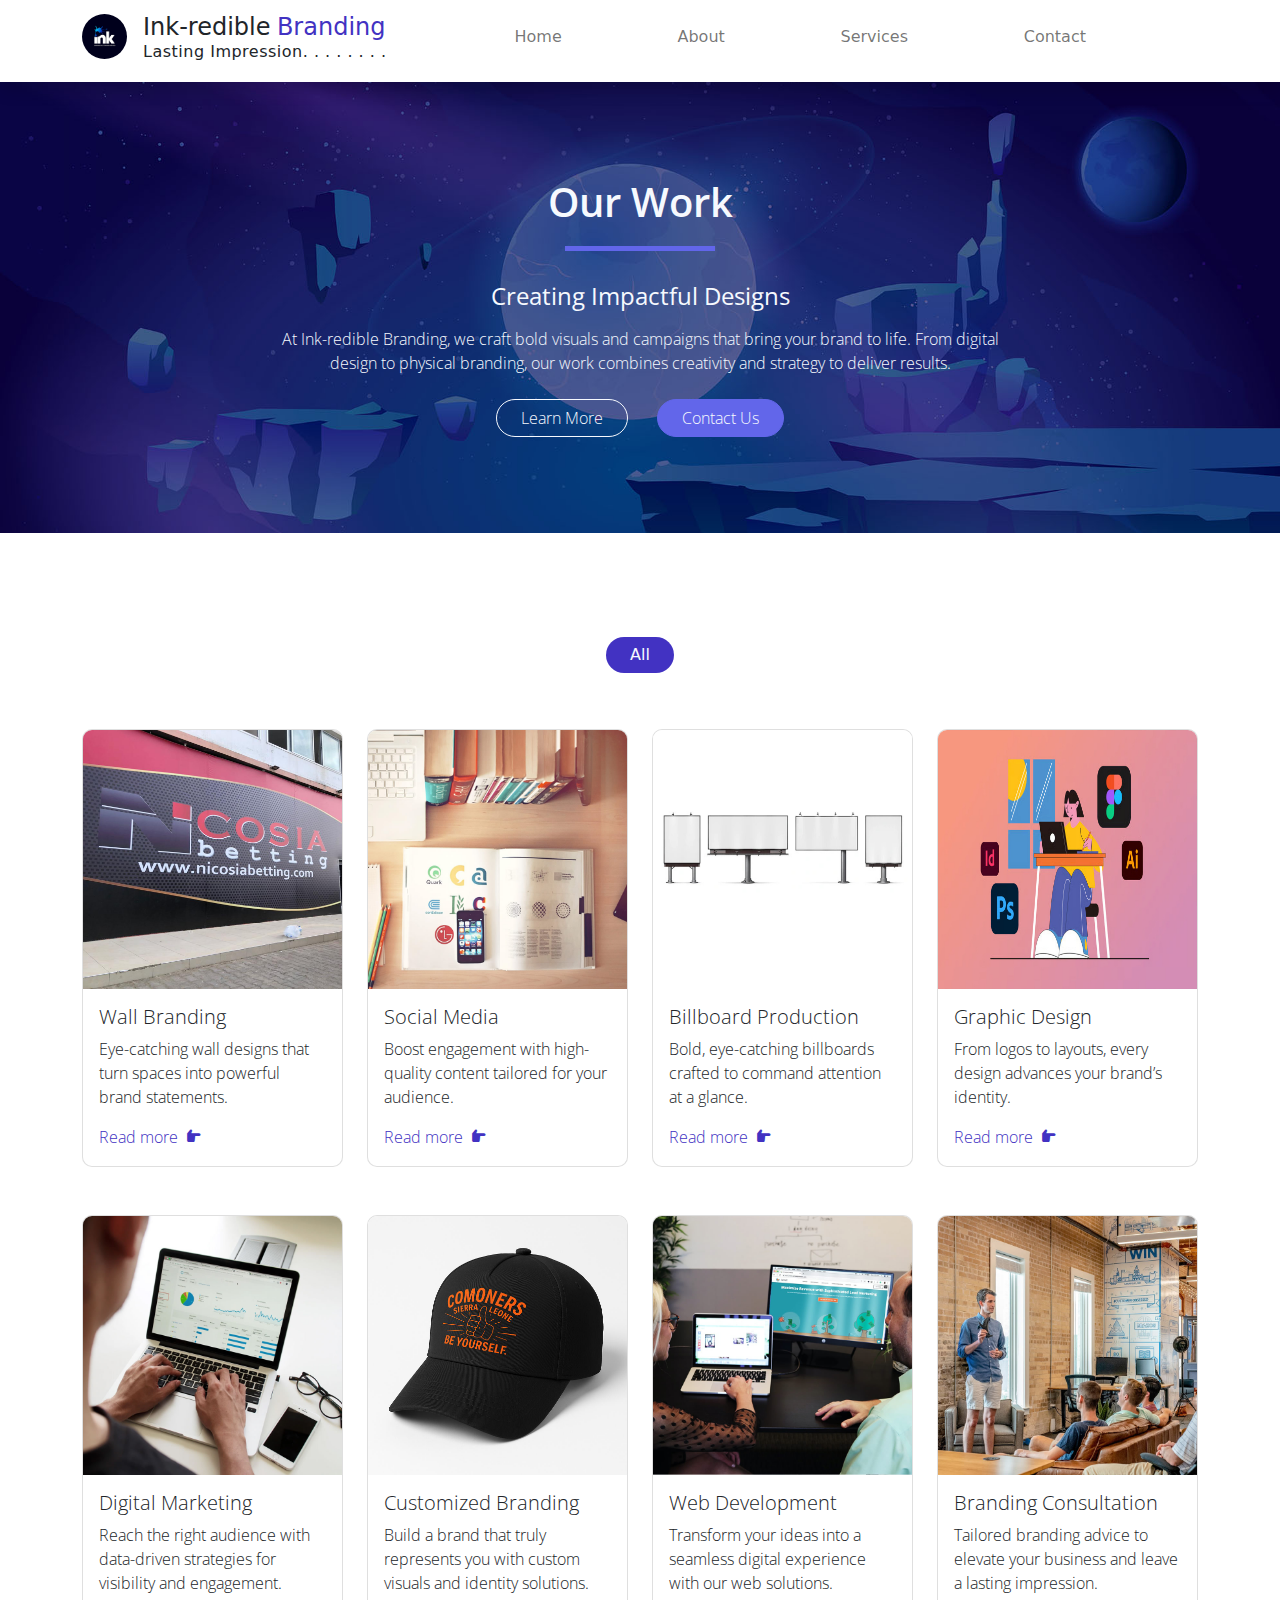
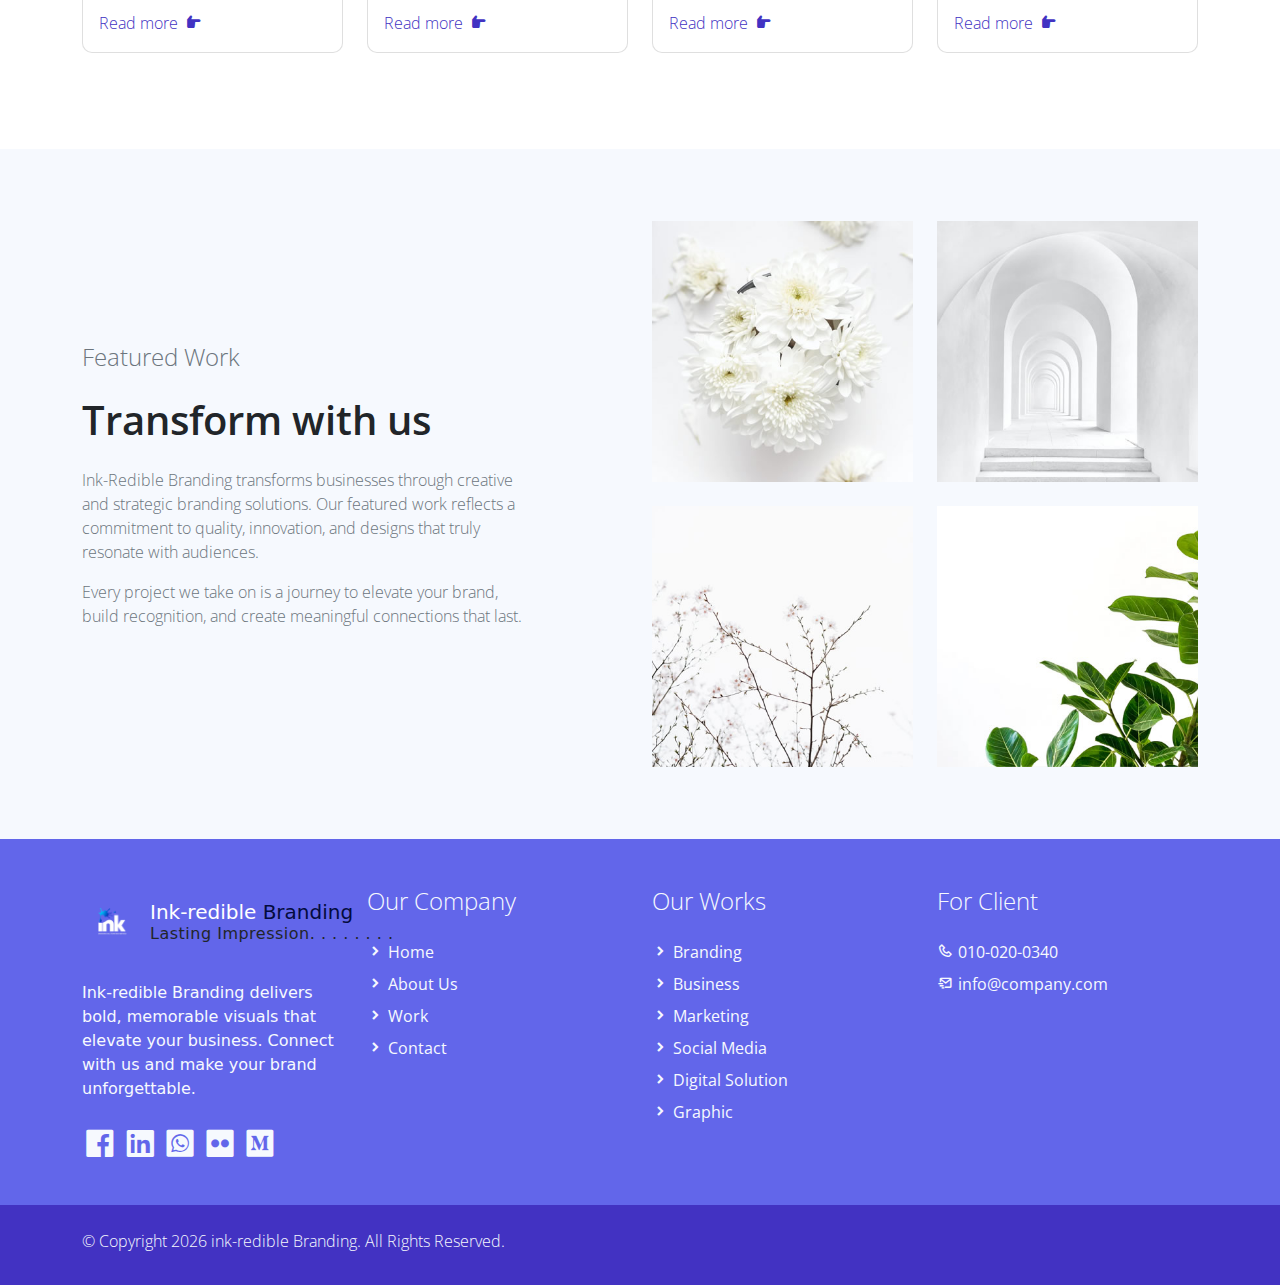
<file: work.html>
<!DOCTYPE html>
<html lang="en">

<head>
    <title>Ink-redible Branding - work</title>
    <meta charset="utf-8">
    <meta name="viewport" content="width=device-width, initial-scale=1">
    <!-- Favicon-->
    <link rel="icon" type="image/x-icon" sizes="512x512" href="assets/img/ink_logo_favicon.png"/>
    <!--<link rel="apple-touch-icon" href="assets/img/apple-icon.png">
    <link rel="shortcut icon" type="image/x-icon" href="assets/img/favicon.ico">-->
    <!-- Load Require CSS -->
    <link href="assets/css/bootstrap.min.css" rel="stylesheet">
    <!-- Font CSS -->
    <link href="assets/css/boxicon.min.css" rel="stylesheet">
    <link href="https://fonts.googleapis.com/css2?family=Open+Sans:wght@300;400;600&display=swap" rel="stylesheet">
    <!-- Custom CSS -->
    <link rel="stylesheet" href="assets/css/custom.css">
    <link rel="stylesheet" href="assets/css/style.css">
    <!-- Load Tempalte CSS -->
    <link rel="stylesheet" href="assets/css/templatemo.css">

<!--
    
TemplateMo 561 Purple Buzz

https://templatemo.com/tm-561-purple-buzz

-->
</head>

<body>
    <!-- Header -->
    <nav id="main_nav" class="navbar navbar-expand-lg navbar-light bg-white shadow">
        <div class="container d-flex justify-content-between align-items-center">
            <a class="navbar-brand h1" href="index.html">
                <img class = "img-logo" id = "logoimg" src="assets/img/inklogo.jpg" alt="">
                <div class="brand-text">
                <div>
                    <span class="text-dark h4">Ink-redible</span>
                    <span class="text-primary h4">Branding</span>
                </div>
                <div class="text-dark h6">Lasting Impression. . . . . . . .</div>
  </div>
            </a>
            <button class="navbar-toggler border-0" type="button" data-bs-toggle="collapse" data-bs-target="#navbar-toggler-success" aria-controls="navbarSupportedContent" aria-expanded="false" aria-label="Toggle navigation">
                <span class="navbar-toggler-icon"></span>
            </button>

            <div class="align-self-center collapse navbar-collapse flex-fill  d-lg-flex justify-content-lg-between" id="navbar-toggler-success">
                <div class="flex-fill mx-xl-5 mb-2">
                    <ul class="nav navbar-nav d-flex justify-content-between mx-xl-5 text-center text-dark">
                        <li class="nav-item">
                            <a class="nav-link btn-outline-primary rounded-pill px-3" href="index.html">Home</a>
                        </li>
                        <li class="nav-item">
                            <a class="nav-link btn-outline-primary rounded-pill px-3" href="about.html">About</a>
                        </li>
                        <li class="nav-item">
                            <a class="nav-link btn-outline-primary rounded-pill px-3" href="work.html">Services</a>
                        </li>
                       <!--<li class="nav-item">
                            <a class="nav-link btn-outline-primary rounded-pill px-3" href="pricing.html">Pricing</a>
                        </li>-->
                        <li class="nav-item">
                            <a class="nav-link btn-outline-primary rounded-pill px-3" href="contact.html">Contact</a>
                        </li>
                    </ul>
                </div>
                <!--<div class="navbar align-self-center d-flex">
                    <a class="nav-link" href="#"><i class='bx bx-bell bx-sm bx-tada-hover text-primary'></i></a>
                    <a class="nav-link" href="#"><i class='bx bx-cog bx-sm text-primary'></i></a>
                    <a class="nav-link" href="#"><i class='bx bx-user-circle bx-sm text-primary'></i></a>
                </div>-->
            </div>
        </div>
    </nav>
    <!-- Close Header -->


    <!-- Start Banner Hero -->
    <div id="work_banner" class="banner-wrapper bg-light w-100 py-5">
        <div class="banner-vertical-center-work container text-light d-flex justify-content-center align-items-center py-5 p-0">
            <div class="banner-content col-lg-8 col-12 m-lg-auto text-center">
                <h1 class="banner-heading h2 display-3 pb-5 semi-bold-600 typo-space-line-center">Our Work</h1>
                <h3 class="h4 pb-2 regular-400">Creating Impactful Designs</h3>
                <p class="banner-body pb-2 light-300">
                At Ink-redible Branding, we craft bold visuals and campaigns that bring your brand to life. 
                From digital design to physical branding, our work combines creativity and strategy to deliver results.
                </p>
               <a href="work.html#service-work" class="btn rounded-pill btn-outline-light px-4 me-4 light-300">Learn More</a>
               <a href="contact.html" class="btn rounded-pill btn-secondary text-light px-4 light-300">Contact Us</a>
            </div>
        </div>
    </div>
    <!-- End Banner Hero -->


    <!-- Start Our Work -->
<section class="container py-5">
    <div class="row justify-content-center my-5">
        <div class="filter-btns shadow-md rounded-pill text-center col-auto">
            <a class="filter-btn btn rounded-pill btn-outline-primary border-0 m-md-2 px-md-4 active" data-filter=".project" href="#">All</a>
        </div>
    </div>

    <div class="row projects gx-lg-4" id="service-work">
        <!-- Wall Branding -->
        <a href="work-single.html" class="col-sm-6 col-lg-3 text-decoration-none project marketing social business">
            <div class="service-work overflow-hidden card mb-5">
                <img class="card-img-top" src="./assets/img/Wall-Branding-Mockup-1.jpg.png" alt="Wall Branding">
                <div class="card-body">
                    <h5 class="card-title light-300 text-dark">Wall Branding</h5>
                    <p class="card-text light-300 text-dark">
                        Eye-catching wall designs that turn spaces into powerful brand statements.
                    </p>
                    <span class="text-decoration-none text-primary light-300">
                        Read more <i class='bx bxs-hand-right ms-1'></i>
                    </span>
                </div>
            </div>
        </a>

        <!-- Social Media -->
        <a href="work-single.html" class="col-sm-6 col-lg-3 text-decoration-none project graphic social">
            <div class="service-work overflow-hidden card mb-5">
                <img class="card-img-top" src="./assets/img/services-02.jpg" alt="Social Media">
                <div class="card-body">
                    <h5 class="card-title light-300 text-dark">Social Media</h5>
                    <p class="card-text light-300 text-dark">
                        Boost engagement with high-quality content tailored for your audience.
                    </p>
                    <span class="text-decoration-none text-primary light-300">
                        Read more <i class='bx bxs-hand-right ms-1'></i>
                    </span>
                </div>
            </div>
        </a>

        <!-- Billboard Production -->
        <a href="work-single.html" class="col-sm-6 col-lg-3 text-decoration-none project marketing graphic business">
            <div class="service-work overflow-hidden card mb-5">
                <img class="card-img-top" src="./assets/img/billboardservice.png" alt="Billboard Production">
                <div class="card-body">
                    <h5 class="card-title light-300 text-dark">Billboard Production</h5>
                    <p class="card-text light-300 text-dark">
                        Bold, eye-catching billboards crafted to command attention at a glance.
                    </p>
                    <span class="text-decoration-none text-primary light-300">
                        Read more <i class='bx bxs-hand-right ms-1'></i>
                    </span>
                </div>
            </div>
        </a>

        <!-- Graphic Design -->
        <a href="work-single.html" class="col-sm-6 col-lg-3 text-decoration-none project social business">
            <div class="service-work overflow-hidden card mb-5">
                <img class="card-img-top" src="./assets/img/graphicdesign.png" alt="Graphic Design">
                <div class="card-body">
                    <h5 class="card-title light-300 text-dark">Graphic Design</h5>
                    <p class="card-text light-300 text-dark">
                        From logos to layouts, every design advances your brand’s identity.
                    </p>
                    <span class="text-decoration-none text-primary light-300">
                        Read more <i class='bx bxs-hand-right ms-1'></i>
                    </span>
                </div>
            </div>
        </a>

        <!-- Digital Marketing -->
        <a href="work-single.html" class="col-sm-6 col-lg-3 text-decoration-none project marketing">
            <div class="service-work overflow-hidden card mb-5">
                <img class="card-img-top" src="./assets/img/services-05.jpg" alt="Digital Marketing">
                <div class="card-body">
                    <h5 class="card-title light-300 text-dark">Digital Marketing</h5>
                    <p class="card-text light-300 text-dark">
                        Reach the right audience with data-driven strategies for visibility and engagement.
                    </p>
                    <span class="text-decoration-none text-primary light-300">
                        Read more <i class='bx bxs-hand-right ms-1'></i>
                    </span>
                </div>
            </div>
        </a>

        <!-- Customized Branding -->
        <a href="work-single.html" class="col-sm-6 col-lg-3 text-decoration-none project marketing graphic">
            <div class="service-work overflow-hidden card mb-5">
                <img class="card-img-top" src="./assets/img/custombrand.jpeg" alt="Customized Branding">
                <div class="card-body">
                    <h5 class="card-title light-300 text-dark">Customized Branding</h5>
                    <p class="card-text light-300 text-dark">
                        Build a brand that truly represents you with custom visuals and identity solutions.
                    </p>
                    <span class="text-decoration-none text-primary light-300">
                        Read more <i class='bx bxs-hand-right ms-1'></i>
                    </span>
                </div>
            </div>
        </a>

        <!-- Packaging Design (New) -->
        <a href="work-single.html" class="col-sm-6 col-lg-3 text-decoration-none project marketing graphic">
            <div class="service-work overflow-hidden card mb-5">
                <img class="card-img-top" src="./assets/img/services-06.jpg" alt="Packaging Design">
                <div class="card-body">
                    <h5 class="card-title light-300 text-dark">Web Development</h5>
                    <p class="card-text light-300 text-dark">
                        Transform your ideas into a seamless digital experience with our web solutions.
                    </p>
                    <span class="text-decoration-none text-primary light-300">
                        Read more <i class='bx bxs-hand-right ms-1'></i>
                    </span>
                </div>
            </div>
        </a>

        <!-- Event Branding (New) -->
        <a href="work-single.html" class="col-sm-6 col-lg-3 text-decoration-none project marketing social">
            <div class="service-work overflow-hidden card mb-5">
                <img class="card-img-top" src="./assets/img/services-07.jpg" alt="Event Branding">
                <div class="card-body">
                    <h5 class="card-title light-300 text-dark">Branding Consultation</h5>
                    <p class="card-text light-300 text-dark">
                        Tailored branding advice to elevate your business and leave a lasting impression.
                    </p>
                    <span class="text-decoration-none text-primary light-300">
                        Read more <i class='bx bxs-hand-right ms-1'></i>
                    </span>
                </div>
            </div>
        </a>
    </div>
</section>
<!-- End Our Work -->

<!-- Start Feature Work --> 
        <section class="bg-light py-5"> 
    <div class="feature-work container my-4"> 
        <div class="row d-flex d-flex align-items-center"> 
            <div class="col-lg-5"> 
                <h3 class="feature-work-title h4 text-muted light-300">
                    Featured Work</h3> <h1 class="feature-work-heading h2 py-3 semi-bold-600">Transform with us</h1>
                     <p class="feature-work-body text-muted light-300">
                     Ink-Redible Branding transforms businesses through creative and strategic branding solutions. 
                     Our featured work reflects a commitment to quality, innovation, and designs that truly resonate with audiences. </p> 
                     <p class="feature-work-footer text-muted light-300"> 
                    Every project we take on is a journey to elevate your brand, build recognition, and create meaningful connections that last.
                </p> 
            </div> 
            <div class="col-lg-6 offset-lg-1 align-left">
             <div class="row"> 
            <a class="col" data-type="image" data-fslightbox="gallery" href="./assets/img/feature-work-1-large.jpg">
         <img class="img-fluid" src="./assets/img/feature-work-1.jpg"> </a> 
         <a class="col" data-type="image" data-fslightbox="gallery" href="./assets/img/feature-work-2-large.jpg">
         <img class="img-fluid" src="./assets/img/feature-work-2.jpg"> </a> 
        </div> 
        <div class="row pt-4"> 
        <a class="col" data-type="image" data-fslightbox="gallery" href="./assets/img/feature-work-3-large.jpg">
        <img class="img-fluid" src="./assets/img/feature-work-3.jpg"> </a> 
        <a class="col" data-type="image" data-fslightbox="gallery" href="./assets/img/feature-work-4-large.jpg">
         <img class="img-fluid" src="./assets/img/feature-work-4.jpg"> </a> 
        </div>
        </div> 
        </div>
        </div>
        </section>
        <!-- End Feature Work -->


    <!-- Start Footer -->
    <footer class="bg-secondary pt-4">
        <div class="container">
            <div class="row py-4">

                <div class="col-lg-3 col-12 align-left">
                    <a class="navbar-brand" href="index.html">
                     <img class = "big-logo" id = "logobig" src="assets/img/ink_logo.png" alt="">
                    <div class="brand-text">
                    <div>
                    <span class="text-dark h5 text-white-custom">Ink-redible</span>
                    <span class="text-primary h5 primarycolor">Branding</span>
                    </div>
                    <div class="text-dark h6">Lasting Impression. . . . . . . .</div>
                    </div>
                    </a>
                    <p class="text-light my-lg-4 my-2">
                         Ink-redible Branding delivers bold, memorable visuals that elevate your business. 
                        Connect with us and make your brand unforgettable.
                    </p>
                    <ul class="list-inline footer-icons light-300">
                        <li class="list-inline-item m-0">
                            <a class="text-light" target="_blank" href="http://facebook.com/">
                                <i class='bx bxl-facebook-square bx-md'></i>
                            </a>
                        </li>
                        <li class="list-inline-item m-0">
                            <a class="text-light" target="_blank" href="https://www.linkedin.com/">
                                <i class='bx bxl-linkedin-square bx-md'></i>
                            </a>
                        </li>
                        <li class="list-inline-item m-0">
                            <a class="text-light" target="_blank" href="https://www.whatsapp.com/">
                                <i class='bx bxl-whatsapp-square bx-md'></i>
                            </a>
                        </li>
                        <li class="list-inline-item m-0">
                            <a class="text-light" target="_blank" href="https://www.flickr.com/">
                                <i class='bx bxl-flickr-square bx-md'></i>
                            </a>
                        </li>
                        <li class="list-inline-item m-0">
                            <a class="text-light" target="_blank" href="https://www.medium.com/">
                                <i class='bx bxl-medium-square bx-md' ></i>
                            </a>
                        </li>
                    </ul>
                </div>

                <div class="col-lg-3 col-md-4 my-sm-0 mt-4">
                    <h3 class="h4 pb-lg-3 text-light light-300">Our Company</h2>
                        <ul class="list-unstyled text-light light-300">
                            <li class="pb-2">
                                <i class='bx-fw bx bxs-chevron-right bx-xs'></i><a class="text-decoration-none text-light" href="index.html">Home</a>
                            </li>
                            <li class="pb-2">
                                <i class='bx-fw bx bxs-chevron-right bx-xs'></i><a class="text-decoration-none text-light py-1" href="about.html">About Us</a>
                            </li>
                            <li class="pb-2">
                                <i class='bx-fw bx bxs-chevron-right bx-xs'></i><a class="text-decoration-none text-light py-1" href="work.html">Work</a>
                            </li>
                             <!--<li class="pb-2">
                                <i class='bx-fw bx bxs-chevron-right bx-xs'></i></i><a class="text-decoration-none text-light py-1" href="pricing.html">Price</a>
                            </li>-->
                            <li class="pb-2">
                                <i class='bx-fw bx bxs-chevron-right bx-xs'></i><a class="text-decoration-none text-light py-1" href="contact.html">Contact</a>
                            </li>
                        </ul>
                </div>

                <div class="col-lg-3 col-md-4 my-sm-0 mt-4">
                    <h2 class="h4 pb-lg-3 text-light light-300">Our Works</h2>
                    <ul class="list-unstyled text-light light-300">
                        <li class="pb-2">
                            <i class='bx-fw bx bxs-chevron-right bx-xs'></i><a class="text-decoration-none text-light py-1" href="#">Branding</a>
                        </li>
                        <li class="pb-2">
                            <i class='bx-fw bx bxs-chevron-right bx-xs'></i><a class="text-decoration-none text-light py-1" href="#">Business</a>
                        </li>
                        <li class="pb-2">
                            <i class='bx-fw bx bxs-chevron-right bx-xs'></i><a class="text-decoration-none text-light py-1" href="#">Marketing</a>
                        </li>
                        <li class="pb-2">
                            <i class='bx-fw bx bxs-chevron-right bx-xs'></i><a class="text-decoration-none text-light py-1" href="#">Social Media</a>
                        </li>
                        <li class="pb-2">
                            <i class='bx-fw bx bxs-chevron-right bx-xs'></i><a class="text-decoration-none text-light py-1" href="#">Digital Solution</a>
                        </li>
                        <li class="pb-2">
                            <i class='bx-fw bx bxs-chevron-right bx-xs'></i><a class="text-decoration-none text-light py-1" href="#">Graphic</a>
                        </li>
                    </ul>
                </div>

                <div class="col-lg-3 col-md-4 my-sm-0 mt-4">
                    <h2 class="h4 pb-lg-3 text-light light-300">For Client</h2>
                    <ul class="list-unstyled text-light light-300">
                        <li class="pb-2">
                            <i class='bx-fw bx bx-phone bx-xs'></i><a class="text-decoration-none text-light py-1" href="tel:010-020-0340">010-020-0340</a>
                        </li>
                        <li class="pb-2">
                            <i class='bx-fw bx bx-mail-send bx-xs'></i><a class="text-decoration-none text-light py-1" href="mailto:info@company.com">info@company.com</a>
                        </li>
                    </ul>
                </div>

            </div>
        </div>

        <div class="w-100 bg-primary py-3">
            <div class="container">
                <div class="row pt-2">
                    <div class="col-lg-6 col-sm-12">
                        <p class="text-lg-start text-center text-light light-300">
                             © Copyright <span id="year"></span> ink-redible Branding. All Rights Reserved.
                        </p>
                    </div>
                    <!--<div class="col-lg-6 col-sm-12">
                        <p class="text-lg-end text-center text-light light-300">
                            Designed by <a rel="sponsored" class="text-decoration-none text-light" href="https://templatemo.com/" target="_blank"><strong>TemplateMo</strong></a>
                        </p>
                    </div>-->
                </div>
            </div>
        </div>

    </footer>
    <!-- End Footer -->


    <!-- Bootstrap -->
    <script src="assets/js/bootstrap.bundle.min.js"></script>
    <!-- Lightbox -->
    <script src="assets/js/fslightbox.js"></script>
    <script>
        fsLightboxInstances['gallery'].props.loadOnlyCurrentSource = true;
    </script>
    <!-- Load jQuery require for isotope -->
    <script src="assets/js/jquery.min.js"></script>
    <!-- Isotope -->
    <script src="assets/js/isotope.pkgd.js"></script>
    <!-- Page Script -->
    <script>
        $(window).load(function() {
            // init Isotope
            var $projects = $('.projects').isotope({
                itemSelector: '.project',
                layoutMode: 'fitRows'
            });
            $(".filter-btn").click(function() {
                var data_filter = $(this).attr("data-filter");
                $projects.isotope({
                    filter: data_filter
                });
                $(".filter-btn").removeClass("active");
                $(".filter-btn").removeClass("shadow");
                $(this).addClass("active");
                $(this).addClass("shadow");
                return false;
            });
        });
    </script>
    <!-- Templatemo -->
    <script src="assets/js/templatemo.js"></script>
    <script src="assets/js/templatemo.min.js?v=2"></script>
    <!-- Custom -->
    <script src="assets/js/custom.js"></script>

</body>

</html>
</file>
<file: assets/css/custom.css>
/*
Custom CSS for TemplateMo 561 Purple Buzz

https://templatemo.com/tm-561-purple-buzz

*/
</file>
<file: assets/css/style.css>
.img-logo {
  width: 35px;             /* adjust to your preferred size */
  height: 25px;            /* make width = height for a perfect circle */
  border-radius: 50%;      /* this makes it circular */
  object-fit: cover;       /* ensures the image fills the circle neatly */
  margin-right: 8px;       /* small space between logo and text */
  vertical-align: middle;  /* aligns nicely with the text */
}


#logoimg {
  width: 45px;
  height: 45px;
  border-radius: 50%;
  object-fit: cover;
  margin-right: 8px;
  vertical-align: middle;
}


.brand-text {
  display: flex;
  flex-direction: column; /* stacks company name and tagline */
  line-height: 1.2;
}

.brand-text .h4 {
  margin: 0;
}

.brand-text .h6 {
  margin: 0;
  font-weight: 400;
}

.big-logo{
  width: 60px;             /* adjust to your preferred size */
  height: 60px;            /* make width = height for a perfect circle */
  vertical-align: middle;  
}

#logobig {
  width: 60px;
  height: 60px;
  vertical-align: middle;
}

.team-line::after {
    display: none !important;
}
</file>
<file: assets/css/templatemo.css>
/*

TemplateMo 561 Purple Buzz

https://templatemo.com/tm-561-purple-buzz

---------------------------------------------
Table of contents
------------------------------------------------
1. Typography
2. Main Nav
3. Home
4. About
5. Work
6. Single Work
7. Pricing
8. Contact
--------------------------------------------- */

html {font-family: 'Open Sans', sans-serif;}
/* Typography */
p, a {font-weight: 400;}
.h2 {font-size: 40px;}
.h3 {font-size: 28px;}
.light-300 {
  font-family: 'Open Sans', sans-serif !important;
  font-weight: 300;
}
.regular-400 {
  font-family: 'Open Sans', sans-serif !important;
  font-weight: 400;
}
.semi-bold-600 {
  font-family: 'Open Sans', sans-serif !important;
  font-weight: 600;
}
.typo-space-line::after,
.typo-space-line-center::after {
  content: "";
  width: 150px;
  display:block;
  position: absolute;
  border-bottom:  5px solid #6266ea;
  padding-top: .5em;
}
.typo-space-line-center::after {
  left: 50%;
  margin-left: -75px;
}
h2.typo-space-line.team-line::after {
    display: none !important;
}
/* Main Nav */
#main_nav .nav-item .nav-link:hover {
  color: #007BFF;
}
.navbar-brand {
  display: flex;
  align-items: center; /* vertically centers logo + text */
  gap: 0.5rem; /* adds some spacing */
}


.brand-text {
  display: flex;
  flex-direction: column; /* stacks company name and tagline */
  line-height: 1.2;
}

.brand-text .h4 {
  margin: 0;
}

.brand-text .h5 {
  margin: 0;
}

.brand-text .h6 {
  margin: 0;
  font-weight: 300;
  letter-spacing: 0.5px;
}
/* Home */
#index_banner {
  background-image: url('./../img/banner-bg-03.jpg');
  background-position: center center; background-size: cover;
  height: 100%;
  min-height: 60vh;
  width: 100%;
}
#index_banner .carousel-item {
  min-height: 60vh;
}
#index_banner .carousel-control-prev i,
#index_banner .carousel-control-next i {
  color: #fff !important;
  text-decoration: none;
  font-size: 4em;
}
#index_banner .carousel-inner {
  height: 80vh;
}
#index_banner .carousel-indicators li,
#index_banner .carousel-indicators.active {
  background-color: #fff !important;
}

.service-wrapper .service-footer {
  max-width: 720px;
}
.service-work.card {
  border-radius: 10px !important;
  cursor: pointer;
}
.service-work .service-work-vertical {
	background: rgb(0,0,0);
  background: linear-gradient(0deg, rgba(0,0,0,1) 0%, rgba(0,0,0,0) 33.33%, rgba(255,255,255,1) 66.66%, rgba(255,255,255,0) 99.99%);
  background-size: 300% 300%;
  background-position: 0% 100%;
  transition: .5s;
}
.service-work .service-work-vertical:hover {
  background-position: 0% 0%;
  transition: .5s;
}
.service-work .service-work-vertical:hover * {
  color: #000;
  border-color: #000;
  transition: .5s;
}
.recent-work.card{
  border-radius: 10px !important;
}
.recent-work .recent-work-vertical {
	background: rgb(255,255,255);
  background: linear-gradient(0deg, rgba(255,255,255,1) 0%, rgba(255,255,255,0) 33.333%, rgba(97,84,199,1) 66.666%, rgba(255,255,255,0) 99.999%);
  background-size: 300% 300%;
  background-position: 0% 100%;
  transition: .5s;
  cursor: pointer;
}
.recent-work .recent-work-vertical:hover {
  background-position: 0% 0%;
  transition: .5s;
}
.recent-work .recent-work-vertical:hover div.recent-work-content {
  top: 50%;
  margin-top: -2.5em;
  position: absolute;
}
.recent-work .recent-work-vertical:hover * {
  color: white;
  transition: .5s;
}
/* About */
#work_banner {
  background-image: url('./../img/banner-bg-02.jpg');
  background-position: center center; background-size: cover;
  height: 100%;
  width: 100%;
}
.progress {
  height: 8px;
}
.objective-icon {
  border-radius: 13px;
  width: 8rem;
}
.partner-wap {
  background-color: #7276ec;
  transition: 1s;
  cursor: pointer;
}
.partner-wap:hover {
  background-color: #b1b3f5;
}
.why-us {
  background: rgb(239,239,253);
  background: -moz-linear-gradient(0deg, rgba(239,239,253,1) 50%, rgba(255,255,255,1) 50%);
  background: -webkit-linear-gradient(0deg, rgba(239,239,253,1) 50%, rgba(255,255,255,1) 50%);
  background: linear-gradient(0deg, rgba(239,239,253,1) 50%, rgba(255,255,255,1) 50%);
  filter: progid:DXImageTransform.Microsoft.gradient(startColorstr="#efeffd",endColorstr="#ffffff",GradientType=1);
}
.team-member-img {
  transition-duration: 0.15s;
}
.team-member:hover .team-member-img {
  padding: 10px !important;
}

/* Work */
/* Singel Work */
#work_single_banner {
  background-image: url('./../img/banner-bg-02.jpg');
  background-position: center center;
  background-size: cover;
  height: 100%;
  width: 100%;
}
.related-content {
  border-radius: 20px;
  cursor: pointer;
}
/* Pricing */
.pricing-list {
  margin-bottom: 1px;
}
.pricing-table {
  max-width: 350px;
  margin: auto;
}
.pricing-table,
.pricing-horizontal {
  border-radius: 15px !important;
}
/* Contact */
#floatingtextarea {
  height: 150px
}
/* Footer */
footer a.text-light:hover {
  color: #bfbfbf !important;
  transition-duration: 0.15s;
}

.text-white-custom {
    color: #ffffff !important;
}
 .primarycolor{
  color: #030B3D !important;
 }
 .small{
  font-size: small;
 }
 .typo-space-line::after {
    display: none !important;
}
</file>
<file: assets/css/boxicon.min.css>
@font-face{font-family:'boxicons';font-weight:normal;font-style:normal;src:url('../fonts/boxicons.eot');src:url('../fonts/boxicons.eot') format('embedded-opentype'),url('../fonts/boxicons.woff2') format('woff2'),url('../fonts/boxicons.woff') format('woff'),url('../fonts/boxicons.ttf') format('truetype'),url('../fonts/boxicons.svg?#boxicons') format('svg')}.bx{font-family:'boxicons'!important;font-weight:normal;font-style:normal;font-variant:normal;line-height:1;display:inline-block;text-transform:none;speak:none;-webkit-font-smoothing:antialiased;-moz-osx-font-smoothing:grayscale}.bx-ul{margin-left:2em;padding-left:0;list-style:none}.bx-ul>li{position:relative}.bx-ul .bx{font-size:inherit;line-height:inherit;position:absolute;left:-2em;width:2em;text-align:center}@-webkit-keyframes spin{0%{-webkit-transform:rotate(0);transform:rotate(0)}100%{-webkit-transform:rotate(359deg);transform:rotate(359deg)}}@keyframes spin{0%{-webkit-transform:rotate(0);transform:rotate(0)}100%{-webkit-transform:rotate(359deg);transform:rotate(359deg)}}@-webkit-keyframes burst{0%{-webkit-transform:scale(1);transform:scale(1);opacity:1}90%{-webkit-transform:scale(1.5);transform:scale(1.5);opacity:0}}@keyframes burst{0%{-webkit-transform:scale(1);transform:scale(1);opacity:1}90%{-webkit-transform:scale(1.5);transform:scale(1.5);opacity:0}}@-webkit-keyframes flashing{0%{opacity:1}45%{opacity:0}90%{opacity:1}}@keyframes flashing{0%{opacity:1}45%{opacity:0}90%{opacity:1}}@-webkit-keyframes fade-left{0%{-webkit-transform:translateX(0);transform:translateX(0);opacity:1}75%{-webkit-transform:translateX(-20px);transform:translateX(-20px);opacity:0}}@keyframes fade-left{0%{-webkit-transform:translateX(0);transform:translateX(0);opacity:1}75%{-webkit-transform:translateX(-20px);transform:translateX(-20px);opacity:0}}@-webkit-keyframes fade-right{0%{-webkit-transform:translateX(0);transform:translateX(0);opacity:1}75%{-webkit-transform:translateX(20px);transform:translateX(20px);opacity:0}}@keyframes fade-right{0%{-webkit-transform:translateX(0);transform:translateX(0);opacity:1}75%{-webkit-transform:translateX(20px);transform:translateX(20px);opacity:0}}@-webkit-keyframes fade-up{0%{-webkit-transform:translateY(0);transform:translateY(0);opacity:1}75%{-webkit-transform:translateY(-20px);transform:translateY(-20px);opacity:0}}@keyframes fade-up{0%{-webkit-transform:translateY(0);transform:translateY(0);opacity:1}75%{-webkit-transform:translateY(-20px);transform:translateY(-20px);opacity:0}}@-webkit-keyframes fade-down{0%{-webkit-transform:translateY(0);transform:translateY(0);opacity:1}75%{-webkit-transform:translateY(20px);transform:translateY(20px);opacity:0}}@keyframes fade-down{0%{-webkit-transform:translateY(0);transform:translateY(0);opacity:1}75%{-webkit-transform:translateY(20px);transform:translateY(20px);opacity:0}}@-webkit-keyframes tada{from{-webkit-transform:scale3d(1,1,1);transform:scale3d(1,1,1)}10%,20%{-webkit-transform:scale3d(.95,.95,.95) rotate3d(0,0,1,-10deg);transform:scale3d(.95,.95,.95) rotate3d(0,0,1,-10deg)}30%,50%,70%,90%{-webkit-transform:scale3d(1,1,1) rotate3d(0,0,1,10deg);transform:scale3d(1,1,1) rotate3d(0,0,1,10deg)}40%,60%,80%{-webkit-transform:scale3d(1,1,1) rotate3d(0,0,1,-10deg);transform:scale3d(1,1,1) rotate3d(0,0,1,-10deg)}to{-webkit-transform:scale3d(1,1,1);transform:scale3d(1,1,1)}}@keyframes tada{from{-webkit-transform:scale3d(1,1,1);transform:scale3d(1,1,1)}10%,20%{-webkit-transform:scale3d(.95,.95,.95) rotate3d(0,0,1,-10deg);transform:scale3d(.95,.95,.95) rotate3d(0,0,1,-10deg)}30%,50%,70%,90%{-webkit-transform:scale3d(1,1,1) rotate3d(0,0,1,10deg);transform:scale3d(1,1,1) rotate3d(0,0,1,10deg)}40%,60%,80%{-webkit-transform:rotate3d(0,0,1,-10deg);transform:rotate3d(0,0,1,-10deg)}to{-webkit-transform:scale3d(1,1,1);transform:scale3d(1,1,1)}}.bx-spin{-webkit-animation:spin 2s linear infinite;animation:spin 2s linear infinite}.bx-spin-hover:hover{-webkit-animation:spin 2s linear infinite;animation:spin 2s linear infinite}.bx-tada{-webkit-animation:tada 1.5s ease infinite;animation:tada 1.5s ease infinite}.bx-tada-hover:hover{-webkit-animation:tada 1.5s ease infinite;animation:tada 1.5s ease infinite}.bx-flashing{-webkit-animation:flashing 1.5s infinite linear;animation:flashing 1.5s infinite linear}.bx-flashing-hover:hover{-webkit-animation:flashing 1.5s infinite linear;animation:flashing 1.5s infinite linear}.bx-burst{-webkit-animation:burst 1.5s infinite linear;animation:burst 1.5s infinite linear}.bx-burst-hover:hover{-webkit-animation:burst 1.5s infinite linear;animation:burst 1.5s infinite linear}.bx-fade-up{-webkit-animation:fade-up 1.5s infinite linear;animation:fade-up 1.5s infinite linear}.bx-fade-up-hover:hover{-webkit-animation:fade-up 1.5s infinite linear;animation:fade-up 1.5s infinite linear}.bx-fade-down{-webkit-animation:fade-down 1.5s infinite linear;animation:fade-down 1.5s infinite linear}.bx-fade-down-hover:hover{-webkit-animation:fade-down 1.5s infinite linear;animation:fade-down 1.5s infinite linear}.bx-fade-left{-webkit-animation:fade-left 1.5s infinite linear;animation:fade-left 1.5s infinite linear}.bx-fade-left-hover:hover{-webkit-animation:fade-left 1.5s infinite linear;animation:fade-left 1.5s infinite linear}.bx-fade-right{-webkit-animation:fade-right 1.5s infinite linear;animation:fade-right 1.5s infinite linear}.bx-fade-right-hover:hover{-webkit-animation:fade-right 1.5s infinite linear;animation:fade-right 1.5s infinite linear}.bx-xs{font-size:1rem!important}.bx-sm{font-size:1.55rem!important}.bx-md{font-size:2.25rem!important}.bx-fw{font-size:1.2857142857em;line-height:.8em;width:1.2857142857em;height:.8em;margin-top:-.2em!important;vertical-align:middle}.bx-lg{font-size:3.0!important}.bx-pull-left{float:left;margin-right:.3em!important}.bx-pull-right{float:right;margin-left:.3em!important}.bx-rotate-90{transform:rotate(90deg);-ms-filter:'progid:DXImageTransform.Microsoft.BasicImage(rotation=1)'}.bx-rotate-180{transform:rotate(180deg);-ms-filter:'progid:DXImageTransform.Microsoft.BasicImage(rotation=2)'}.bx-rotate-270{transform:rotate(270deg);-ms-filter:'progid:DXImageTransform.Microsoft.BasicImage(rotation=3)'}.bx-flip-horizontal{transform:scaleX(-1);-ms-filter:'progid:DXImageTransform.Microsoft.BasicImage(rotation=0,mirror=1)'}.bx-flip-vertical{transform:scaleY(-1);-ms-filter:'progid:DXImageTransform.Microsoft.BasicImage(rotation=2,mirror=1)'}.bx-border{padding:.25em;border:.07em solid rgba(0,0,0,.1);border-radius:.25em}.bx-border-circle{padding:.25em;border:.07em solid rgba(0,0,0,.1);border-radius:50%}.bx-abacus:before{content:"\e900"}.bx-accessibility:before{content:"\e901"}.bx-add-to-queue:before{content:"\e902"}.bx-adjust:before{content:"\e903"}.bx-alarm:before{content:"\e904"}.bx-alarm-add:before{content:"\e905"}.bx-alarm-exclamation:before{content:"\e906"}.bx-alarm-off:before{content:"\e907"}.bx-alarm-snooze:before{content:"\e908"}.bx-album:before{content:"\e909"}.bx-align-justify:before{content:"\e90a"}.bx-align-left:before{content:"\e90b"}.bx-align-middle:before{content:"\e90c"}.bx-align-right:before{content:"\e90d"}.bx-analyse:before{content:"\e90e"}.bx-anchor:before{content:"\e90f"}.bx-angry:before{content:"\e910"}.bx-aperture:before{content:"\e911"}.bx-arch:before{content:"\e912"}.bx-archive:before{content:"\e913"}.bx-archive-in:before{content:"\e914"}.bx-archive-out:before{content:"\e915"}.bx-area:before{content:"\e916"}.bx-arrow-back:before{content:"\e917"}.bx-arrow-from-bottom:before{content:"\e918"}.bx-arrow-from-left:before{content:"\e919"}.bx-arrow-from-right:before{content:"\e91a"}.bx-arrow-from-top:before{content:"\e91b"}.bx-arrow-to-bottom:before{content:"\e91c"}.bx-arrow-to-left:before{content:"\e91d"}.bx-arrow-to-right:before{content:"\e91e"}.bx-arrow-to-top:before{content:"\e91f"}.bx-at:before{content:"\e920"}.bx-atom:before{content:"\e921"}.bx-award:before{content:"\e922"}.bx-badge:before{content:"\e923"}.bx-badge-check:before{content:"\e924"}.bx-ball:before{content:"\e925"}.bx-band-aid:before{content:"\e926"}.bx-bar-chart:before{content:"\e927"}.bx-bar-chart-alt:before{content:"\e928"}.bx-bar-chart-alt-2:before{content:"\e929"}.bx-bar-chart-square:before{content:"\e92a"}.bx-barcode:before{content:"\e92b"}.bx-barcode-reader:before{content:"\e92c"}.bx-baseball:before{content:"\e92d"}.bx-basket:before{content:"\e92e"}.bx-basketball:before{content:"\e92f"}.bx-bath:before{content:"\e930"}.bx-battery:before{content:"\e931"}.bx-bed:before{content:"\e932"}.bx-been-here:before{content:"\e933"}.bx-beer:before{content:"\e934"}.bx-bell:before{content:"\e935"}.bx-bell-minus:before{content:"\e936"}.bx-bell-off:before{content:"\e937"}.bx-bell-plus:before{content:"\e938"}.bx-bible:before{content:"\e939"}.bx-bitcoin:before{content:"\e93a"}.bx-blanket:before{content:"\e93b"}.bx-block:before{content:"\e93c"}.bx-bluetooth:before{content:"\e93d"}.bx-body:before{content:"\e93e"}.bx-bold:before{content:"\e93f"}.bx-bolt-circle:before{content:"\e940"}.bx-bomb:before{content:"\e941"}.bx-bone:before{content:"\e942"}.bx-bong:before{content:"\e943"}.bx-book:before{content:"\e944"}.bx-book-add:before{content:"\e945"}.bx-book-alt:before{content:"\e946"}.bx-book-bookmark:before{content:"\e947"}.bx-book-content:before{content:"\e948"}.bx-book-heart:before{content:"\e949"}.bx-bookmark:before{content:"\e94a"}.bx-bookmark-alt:before{content:"\e94b"}.bx-bookmark-alt-minus:before{content:"\e94c"}.bx-bookmark-alt-plus:before{content:"\e94d"}.bx-bookmark-heart:before{content:"\e94e"}.bx-bookmark-minus:before{content:"\e94f"}.bx-bookmark-plus:before{content:"\e950"}.bx-bookmarks:before{content:"\e951"}.bx-book-open:before{content:"\e952"}.bx-book-reader:before{content:"\e953"}.bx-border-all:before{content:"\e954"}.bx-border-bottom:before{content:"\e955"}.bx-border-inner:before{content:"\e956"}.bx-border-left:before{content:"\e957"}.bx-border-none:before{content:"\e958"}.bx-border-outer:before{content:"\e959"}.bx-border-radius:before{content:"\e95a"}.bx-border-right:before{content:"\e95b"}.bx-border-top:before{content:"\e95c"}.bx-bot:before{content:"\e95d"}.bx-bowling-ball:before{content:"\e95e"}.bx-box:before{content:"\e95f"}.bx-bracket:before{content:"\e960"}.bx-braille:before{content:"\e961"}.bx-brain:before{content:"\e962"}.bx-briefcase:before{content:"\e963"}.bx-briefcase-alt:before{content:"\e964"}.bx-briefcase-alt-2:before{content:"\e965"}.bx-brightness:before{content:"\e966"}.bx-brightness-half:before{content:"\e967"}.bx-broadcast:before{content:"\e968"}.bx-brush:before{content:"\e969"}.bx-brush-alt:before{content:"\e96a"}.bx-bug:before{content:"\e96b"}.bx-bug-alt:before{content:"\e96c"}.bx-building:before{content:"\e96d"}.bx-building-house:before{content:"\e96e"}.bx-buildings:before{content:"\e96f"}.bx-bulb:before{content:"\e970"}.bx-bullseye:before{content:"\e971"}.bx-buoy:before{content:"\e972"}.bx-bus:before{content:"\e973"}.bx-bus-school:before{content:"\e974"}.bx-cabinet:before{content:"\e975"}.bx-cake:before{content:"\e976"}.bx-calculator:before{content:"\e977"}.bx-calendar:before{content:"\e978"}.bx-calendar-alt:before{content:"\e979"}.bx-calendar-check:before{content:"\e97a"}.bx-calendar-edit:before{content:"\e97b"}.bx-calendar-event:before{content:"\e97c"}.bx-calendar-exclamation:before{content:"\e97d"}.bx-calendar-heart:before{content:"\e97e"}.bx-calendar-minus:before{content:"\e97f"}.bx-calendar-plus:before{content:"\e980"}.bx-calendar-star:before{content:"\e981"}.bx-calendar-week:before{content:"\e982"}.bx-calendar-x:before{content:"\e983"}.bx-camera:before{content:"\e984"}.bx-camera-home:before{content:"\e985"}.bx-camera-movie:before{content:"\e986"}.bx-camera-off:before{content:"\e987"}.bx-capsule:before{content:"\e988"}.bx-captions:before{content:"\e989"}.bx-car:before{content:"\e98a"}.bx-card:before{content:"\e98b"}.bx-caret-down:before{content:"\e98c"}.bx-caret-down-circle:before{content:"\e98d"}.bx-caret-down-square:before{content:"\e98e"}.bx-caret-left:before{content:"\e98f"}.bx-caret-left-circle:before{content:"\e990"}.bx-caret-left-square:before{content:"\e991"}.bx-caret-right:before{content:"\e992"}.bx-caret-right-circle:before{content:"\e993"}.bx-caret-right-square:before{content:"\e994"}.bx-caret-up:before{content:"\e995"}.bx-caret-up-circle:before{content:"\e996"}.bx-caret-up-square:before{content:"\e997"}.bx-carousel:before{content:"\e998"}.bx-cart:before{content:"\e999"}.bx-cart-alt:before{content:"\e99a"}.bx-cast:before{content:"\e99b"}.bx-category:before{content:"\e99c"}.bx-category-alt:before{content:"\e99d"}.bx-cctv:before{content:"\e99e"}.bx-certification:before{content:"\e99f"}.bx-chair:before{content:"\e9a0"}.bx-chalkboard:before{content:"\e9a1"}.bx-chart:before{content:"\e9a2"}.bx-chat:before{content:"\e9a3"}.bx-check:before{content:"\e9a4"}.bx-checkbox:before{content:"\e9a5"}.bx-checkbox-checked:before{content:"\e9a6"}.bx-checkbox-square:before{content:"\e9a7"}.bx-check-circle:before{content:"\e9a8"}.bx-check-double:before{content:"\e9a9"}.bx-check-shield:before{content:"\e9aa"}.bx-check-square:before{content:"\e9ab"}.bx-chevron-down:before{content:"\e9ac"}.bx-chevron-down-circle:before{content:"\e9ad"}.bx-chevron-down-square:before{content:"\e9ae"}.bx-chevron-left:before{content:"\e9af"}.bx-chevron-left-circle:before{content:"\e9b0"}.bx-chevron-left-square:before{content:"\e9b1"}.bx-chevron-right:before{content:"\e9b2"}.bx-chevron-right-circle:before{content:"\e9b3"}.bx-chevron-right-square:before{content:"\e9b4"}.bx-chevrons-down:before{content:"\e9b5"}.bx-chevrons-left:before{content:"\e9b6"}.bx-chevrons-right:before{content:"\e9b7"}.bx-chevrons-up:before{content:"\e9b8"}.bx-chevron-up:before{content:"\e9b9"}.bx-chevron-up-circle:before{content:"\e9ba"}.bx-chevron-up-square:before{content:"\e9bb"}.bx-chip:before{content:"\e9bc"}.bx-church:before{content:"\e9bd"}.bx-circle:before{content:"\e9be"}.bx-clinic:before{content:"\e9bf"}.bx-clipboard:before{content:"\e9c0"}.bx-closet:before{content:"\e9c1"}.bx-cloud:before{content:"\e9c2"}.bx-cloud-download:before{content:"\e9c3"}.bx-cloud-drizzle:before{content:"\e9c4"}.bx-cloud-lightning:before{content:"\e9c5"}.bx-cloud-light-rain:before{content:"\e9c6"}.bx-cloud-rain:before{content:"\e9c7"}.bx-cloud-snow:before{content:"\e9c8"}.bx-cloud-upload:before{content:"\e9c9"}.bx-code:before{content:"\e9ca"}.bx-code-alt:before{content:"\e9cb"}.bx-code-block:before{content:"\e9cc"}.bx-code-curly:before{content:"\e9cd"}.bx-coffee:before{content:"\e9ce"}.bx-coffee-togo:before{content:"\e9cf"}.bx-cog:before{content:"\e9d0"}.bx-coin:before{content:"\e9d1"}.bx-coin-stack:before{content:"\e9d2"}.bx-collapse:before{content:"\e9d3"}.bx-collection:before{content:"\e9d4"}.bx-color-fill:before{content:"\e9d5"}.bx-columns:before{content:"\e9d6"}.bx-command:before{content:"\e9d7"}.bx-comment:before{content:"\e9d8"}.bx-comment-add:before{content:"\e9d9"}.bx-comment-check:before{content:"\e9da"}.bx-comment-detail:before{content:"\e9db"}.bx-comment-dots:before{content:"\e9dc"}.bx-comment-edit:before{content:"\e9dd"}.bx-comment-error:before{content:"\e9de"}.bx-comment-minus:before{content:"\e9df"}.bx-comment-x:before{content:"\e9e0"}.bx-compass:before{content:"\e9e1"}.bx-confused:before{content:"\e9e2"}.bx-conversation:before{content:"\e9e3"}.bx-cookie:before{content:"\e9e4"}.bx-cool:before{content:"\e9e5"}.bx-copy:before{content:"\e9e6"}.bx-copy-alt:before{content:"\e9e7"}.bx-copyright:before{content:"\e9e8"}.bx-credit-card:before{content:"\e9e9"}.bx-credit-card-alt:before{content:"\e9ea"}.bx-credit-card-front:before{content:"\e9eb"}.bx-crop:before{content:"\e9ec"}.bx-crosshair:before{content:"\e9ed"}.bx-crown:before{content:"\e9ee"}.bx-cube:before{content:"\e9ef"}.bx-cube-alt:before{content:"\e9f0"}.bx-cuboid:before{content:"\e9f1"}.bx-current-location:before{content:"\e9f2"}.bx-customize:before{content:"\e9f3"}.bx-cut:before{content:"\e9f4"}.bx-cycling:before{content:"\e9f5"}.bx-cylinder:before{content:"\e9f6"}.bx-data:before{content:"\e9f7"}.bx-desktop:before{content:"\e9f8"}.bx-detail:before{content:"\e9f9"}.bx-devices:before{content:"\e9fa"}.bx-dialpad:before{content:"\e9fb"}.bx-dialpad-alt:before{content:"\e9fc"}.bx-diamond:before{content:"\e9fd"}.bx-dice-1:before{content:"\e9fe"}.bx-dice-2:before{content:"\e9ff"}.bx-dice-3:before{content:"\ea00"}.bx-dice-4:before{content:"\ea01"}.bx-dice-5:before{content:"\ea02"}.bx-dice-6:before{content:"\ea03"}.bx-directions:before{content:"\ea04"}.bx-disc:before{content:"\ea05"}.bx-dish:before{content:"\ea06"}.bx-dislike:before{content:"\ea07"}.bx-dizzy:before{content:"\ea08"}.bx-dna:before{content:"\ea09"}.bx-dock-bottom:before{content:"\ea0a"}.bx-dock-left:before{content:"\ea0b"}.bx-dock-right:before{content:"\ea0c"}.bx-dock-top:before{content:"\ea0d"}.bx-dollar:before{content:"\ea0e"}.bx-dollar-circle:before{content:"\ea0f"}.bx-donate-blood:before{content:"\ea10"}.bx-donate-heart:before{content:"\ea11"}.bx-door-open:before{content:"\ea12"}.bx-dots-horizontal:before{content:"\ea13"}.bx-dots-horizontal-rounded:before{content:"\ea14"}.bx-dots-vertical:before{content:"\ea15"}.bx-dots-vertical-rounded:before{content:"\ea16"}.bx-doughnut-chart:before{content:"\ea17"}.bx-down-arrow:before{content:"\ea18"}.bx-down-arrow-alt:before{content:"\ea19"}.bx-down-arrow-circle:before{content:"\ea1a"}.bx-download:before{content:"\ea1b"}.bx-downvote:before{content:"\ea1c"}.bx-drink:before{content:"\ea1d"}.bx-droplet:before{content:"\ea1e"}.bx-dumbbell:before{content:"\ea1f"}.bx-duplicate:before{content:"\ea20"}.bx-edit:before{content:"\ea21"}.bx-edit-alt:before{content:"\ea22"}.bx-envelope:before{content:"\ea23"}.bx-envelope-open:before{content:"\ea24"}.bx-equalizer:before{content:"\ea25"}.bx-eraser:before{content:"\ea26"}.bx-error:before{content:"\ea27"}.bx-error-alt:before{content:"\ea28"}.bx-error-circle:before{content:"\ea29"}.bx-euro:before{content:"\ea2a"}.bx-exclude:before{content:"\ea2b"}.bx-exit:before{content:"\ea2c"}.bx-exit-fullscreen:before{content:"\ea2d"}.bx-expand:before{content:"\ea2e"}.bx-expand-alt:before{content:"\ea2f"}.bx-export:before{content:"\ea30"}.bx-extension:before{content:"\ea31"}.bx-face:before{content:"\ea32"}.bx-fast-forward:before{content:"\ea33"}.bx-fast-forward-circle:before{content:"\ea34"}.bx-female:before{content:"\ea35"}.bx-female-sign:before{content:"\ea36"}.bx-file:before{content:"\ea37"}.bx-file-blank:before{content:"\ea38"}.bx-file-find:before{content:"\ea39"}.bx-film:before{content:"\ea3a"}.bx-filter:before{content:"\ea3b"}.bx-filter-alt:before{content:"\ea3c"}.bx-fingerprint:before{content:"\ea3d"}.bx-first-aid:before{content:"\ea3e"}.bx-first-page:before{content:"\ea3f"}.bx-flag:before{content:"\ea40"}.bx-folder:before{content:"\ea41"}.bx-folder-minus:before{content:"\ea42"}.bx-folder-open:before{content:"\ea43"}.bx-folder-plus:before{content:"\ea44"}.bx-font:before{content:"\ea45"}.bx-font-color:before{content:"\ea46"}.bx-font-family:before{content:"\ea47"}.bx-font-size:before{content:"\ea48"}.bx-food-menu:before{content:"\ea49"}.bx-food-tag:before{content:"\ea4a"}.bx-football:before{content:"\ea4b"}.bx-fridge:before{content:"\ea4c"}.bx-fullscreen:before{content:"\ea4d"}.bx-game:before{content:"\ea4e"}.bx-gas-pump:before{content:"\ea4f"}.bx-ghost:before{content:"\ea50"}.bx-gift:before{content:"\ea51"}.bx-git-branch:before{content:"\ea52"}.bx-git-commit:before{content:"\ea53"}.bx-git-compare:before{content:"\ea54"}.bx-git-merge:before{content:"\ea55"}.bx-git-pull-request:before{content:"\ea56"}.bx-git-repo-forked:before{content:"\ea57"}.bx-glasses:before{content:"\ea58"}.bx-glasses-alt:before{content:"\ea59"}.bx-globe:before{content:"\ea5a"}.bx-globe-alt:before{content:"\ea5b"}.bx-grid:before{content:"\ea5c"}.bx-grid-alt:before{content:"\ea5d"}.bx-grid-horizontal:before{content:"\ea5e"}.bx-grid-small:before{content:"\ea5f"}.bx-grid-vertical:before{content:"\ea60"}.bx-group:before{content:"\ea61"}.bx-handicap:before{content:"\ea62"}.bx-happy:before{content:"\ea63"}.bx-happy-alt:before{content:"\ea64"}.bx-happy-beaming:before{content:"\ea65"}.bx-happy-heart-eyes:before{content:"\ea66"}.bx-hash:before{content:"\ea67"}.bx-hdd:before{content:"\ea68"}.bx-heading:before{content:"\ea69"}.bx-headphone:before{content:"\ea6a"}.bx-health:before{content:"\ea6b"}.bx-heart:before{content:"\ea6c"}.bx-heart-circle:before{content:"\ea6d"}.bx-heart-square:before{content:"\ea6e"}.bx-help-circle:before{content:"\ea6f"}.bx-hide:before{content:"\ea70"}.bx-highlight:before{content:"\ea71"}.bx-history:before{content:"\ea72"}.bx-hive:before{content:"\ea73"}.bx-home:before{content:"\ea74"}.bx-home-alt:before{content:"\ea75"}.bx-home-circle:before{content:"\ea76"}.bx-home-heart:before{content:"\ea77"}.bx-home-smile:before{content:"\ea78"}.bx-horizontal-center:before{content:"\ea79"}.bx-hotel:before{content:"\ea7a"}.bx-hourglass:before{content:"\ea7b"}.bx-id-card:before{content:"\ea7c"}.bx-image:before{content:"\ea7d"}.bx-image-add:before{content:"\ea7e"}.bx-image-alt:before{content:"\ea7f"}.bx-images:before{content:"\ea80"}.bx-import:before{content:"\ea81"}.bx-infinite:before{content:"\ea82"}.bx-info-circle:before{content:"\ea83"}.bx-info-square:before{content:"\ea84"}.bx-intersect:before{content:"\ea85"}.bx-italic:before{content:"\ea86"}.bx-joystick:before{content:"\ea87"}.bx-joystick-alt:before{content:"\ea88"}.bx-joystick-button:before{content:"\ea89"}.bx-key:before{content:"\ea8a"}.bx-label:before{content:"\ea8b"}.bx-landscape:before{content:"\ea8c"}.bx-laptop:before{content:"\ea8d"}.bx-last-page:before{content:"\ea8e"}.bx-laugh:before{content:"\ea8f"}.bx-layer:before{content:"\ea90"}.bx-layer-minus:before{content:"\ea91"}.bx-layer-plus:before{content:"\ea92"}.bx-layout:before{content:"\ea93"}.bx-left-arrow:before{content:"\ea94"}.bx-left-arrow-alt:before{content:"\ea95"}.bx-left-arrow-circle:before{content:"\ea96"}.bx-left-down-arrow-circle:before{content:"\ea97"}.bx-left-indent:before{content:"\ea98"}.bx-left-top-arrow-circle:before{content:"\ea99"}.bx-library:before{content:"\ea9a"}.bx-like:before{content:"\ea9b"}.bx-line-chart:before{content:"\ea9c"}.bx-line-chart-down:before{content:"\ea9d"}.bx-link:before{content:"\ea9e"}.bx-link-alt:before{content:"\ea9f"}.bx-link-external:before{content:"\eaa0"}.bx-lira:before{content:"\eaa1"}.bx-list-check:before{content:"\eaa2"}.bx-list-minus:before{content:"\eaa3"}.bx-list-ol:before{content:"\eaa4"}.bx-list-plus:before{content:"\eaa5"}.bx-list-ul:before{content:"\eaa6"}.bx-loader:before{content:"\eaa7"}.bx-loader-alt:before{content:"\eaa8"}.bx-loader-circle:before{content:"\eaa9"}.bx-location-plus:before{content:"\eaaa"}.bx-lock:before{content:"\eaab"}.bx-lock-alt:before{content:"\eaac"}.bx-lock-open:before{content:"\eaad"}.bx-lock-open-alt:before{content:"\eaae"}.bx-log-in:before{content:"\eaaf"}.bx-log-in-circle:before{content:"\eab0"}.bx-log-out:before{content:"\eab1"}.bx-log-out-circle:before{content:"\eab2"}.bx-low-vision:before{content:"\eab3"}.bx-magnet:before{content:"\eab4"}.bx-mail-send:before{content:"\eab5"}.bx-male:before{content:"\eab6"}.bx-male-sign:before{content:"\eab7"}.bx-map:before{content:"\eab8"}.bx-map-alt:before{content:"\eab9"}.bx-map-pin:before{content:"\eaba"}.bx-mask:before{content:"\eabb"}.bx-medal:before{content:"\eabc"}.bx-meh:before{content:"\eabd"}.bx-meh-alt:before{content:"\eabe"}.bx-meh-blank:before{content:"\eabf"}.bx-memory-card:before{content:"\eac0"}.bx-menu:before{content:"\eac1"}.bx-menu-alt-left:before{content:"\eac2"}.bx-menu-alt-right:before{content:"\eac3"}.bx-merge:before{content:"\eac4"}.bx-message:before{content:"\eac5"}.bx-message-add:before{content:"\eac6"}.bx-message-alt:before{content:"\eac7"}.bx-message-alt-add:before{content:"\eac8"}.bx-message-alt-check:before{content:"\eac9"}.bx-message-alt-detail:before{content:"\eaca"}.bx-message-alt-dots:before{content:"\eacb"}.bx-message-alt-edit:before{content:"\eacc"}.bx-message-alt-error:before{content:"\eacd"}.bx-message-alt-minus:before{content:"\eace"}.bx-message-alt-x:before{content:"\eacf"}.bx-message-check:before{content:"\ead0"}.bx-message-detail:before{content:"\ead1"}.bx-message-dots:before{content:"\ead2"}.bx-message-edit:before{content:"\ead3"}.bx-message-error:before{content:"\ead4"}.bx-message-minus:before{content:"\ead5"}.bx-message-rounded:before{content:"\ead6"}.bx-message-rounded-add:before{content:"\ead7"}.bx-message-rounded-check:before{content:"\ead8"}.bx-message-rounded-detail:before{content:"\ead9"}.bx-message-rounded-dots:before{content:"\eada"}.bx-message-rounded-edit:before{content:"\eadb"}.bx-message-rounded-error:before{content:"\eadc"}.bx-message-rounded-minus:before{content:"\eadd"}.bx-message-rounded-x:before{content:"\eade"}.bx-message-square:before{content:"\eadf"}.bx-message-square-add:before{content:"\eae0"}.bx-message-square-check:before{content:"\eae1"}.bx-message-square-detail:before{content:"\eae2"}.bx-message-square-dots:before{content:"\eae3"}.bx-message-square-edit:before{content:"\eae4"}.bx-message-square-error:before{content:"\eae5"}.bx-message-square-minus:before{content:"\eae6"}.bx-message-square-x:before{content:"\eae7"}.bx-message-x:before{content:"\eae8"}.bx-meteor:before{content:"\eae9"}.bx-microchip:before{content:"\eaea"}.bx-microphone:before{content:"\eaeb"}.bx-microphone-off:before{content:"\eaec"}.bx-minus:before{content:"\eaed"}.bx-minus-back:before{content:"\eaee"}.bx-minus-circle:before{content:"\eaef"}.bx-minus-front:before{content:"\eaf0"}.bx-mobile:before{content:"\eaf1"}.bx-mobile-alt:before{content:"\eaf2"}.bx-mobile-landscape:before{content:"\eaf3"}.bx-mobile-vibration:before{content:"\eaf4"}.bx-money:before{content:"\eaf5"}.bx-moon:before{content:"\eaf6"}.bx-mouse:before{content:"\eaf7"}.bx-mouse-alt:before{content:"\eaf8"}.bx-move:before{content:"\eaf9"}.bx-move-horizontal:before{content:"\eafa"}.bx-move-vertical:before{content:"\eafb"}.bx-movie:before{content:"\eafc"}.bx-movie-play:before{content:"\eafd"}.bx-music:before{content:"\eafe"}.bx-navigation:before{content:"\eaff"}.bx-network-chart:before{content:"\eb00"}.bx-news:before{content:"\eb01"}.bx-no-entry:before{content:"\eb02"}.bx-note:before{content:"\eb03"}.bx-notepad:before{content:"\eb04"}.bx-notification:before{content:"\eb05"}.bx-notification-off:before{content:"\eb06"}.bx-outline:before{content:"\eb07"}.bx-package:before{content:"\eb08"}.bx-paint:before{content:"\eb09"}.bx-paint-roll:before{content:"\eb0a"}.bx-palette:before{content:"\eb0b"}.bx-paperclip:before{content:"\eb0c"}.bx-paper-plane:before{content:"\eb0d"}.bx-paragraph:before{content:"\eb0e"}.bx-paste:before{content:"\eb0f"}.bx-pause:before{content:"\eb10"}.bx-pause-circle:before{content:"\eb11"}.bx-pen:before{content:"\eb12"}.bx-pencil:before{content:"\eb13"}.bx-phone:before{content:"\eb14"}.bx-phone-call:before{content:"\eb15"}.bx-phone-incoming:before{content:"\eb16"}.bx-phone-outgoing:before{content:"\eb17"}.bx-photo-album:before{content:"\eb18"}.bx-pie-chart:before{content:"\eb19"}.bx-pie-chart-alt:before{content:"\eb1a"}.bx-pie-chart-alt-2:before{content:"\eb1b"}.bx-pin:before{content:"\eb1c"}.bx-planet:before{content:"\eb1d"}.bx-play:before{content:"\eb1e"}.bx-play-circle:before{content:"\eb1f"}.bx-plug:before{content:"\eb20"}.bx-plus:before{content:"\eb21"}.bx-plus-circle:before{content:"\eb22"}.bx-plus-medical:before{content:"\eb23"}.bx-pointer:before{content:"\eb24"}.bx-poll:before{content:"\eb25"}.bx-polygon:before{content:"\eb26"}.bx-pound:before{content:"\eb27"}.bx-power-off:before{content:"\eb28"}.bx-printer:before{content:"\eb29"}.bx-pulse:before{content:"\eb2a"}.bx-purchase-tag:before{content:"\eb2b"}.bx-purchase-tag-alt:before{content:"\eb2c"}.bx-pyramid:before{content:"\eb2d"}.bx-question-mark:before{content:"\eb2e"}.bx-radar:before{content:"\eb2f"}.bx-radio:before{content:"\eb30"}.bx-radio-circle:before{content:"\eb31"}.bx-radio-circle-marked:before{content:"\eb32"}.bx-receipt:before{content:"\eb33"}.bx-rectangle:before{content:"\eb34"}.bx-recycle:before{content:"\eb35"}.bx-redo:before{content:"\eb36"}.bx-refresh:before{content:"\eb37"}.bx-rename:before{content:"\eb38"}.bx-repeat:before{content:"\eb39"}.bx-reply:before{content:"\eb3a"}.bx-reply-all:before{content:"\eb3b"}.bx-repost:before{content:"\eb3c"}.bx-reset:before{content:"\eb3d"}.bx-restaurant:before{content:"\eb3e"}.bx-revision:before{content:"\eb3f"}.bx-rewind:before{content:"\eb40"}.bx-rewind-circle:before{content:"\eb41"}.bx-right-arrow:before{content:"\eb42"}.bx-right-arrow-alt:before{content:"\eb43"}.bx-right-arrow-circle:before{content:"\eb44"}.bx-right-down-arrow-circle:before{content:"\eb45"}.bx-right-indent:before{content:"\eb46"}.bx-right-top-arrow-circle:before{content:"\eb47"}.bx-rocket:before{content:"\eb48"}.bx-rotate-left:before{content:"\eb49"}.bx-rotate-right:before{content:"\eb4a"}.bx-rss:before{content:"\eb4b"}.bx-ruble:before{content:"\eb4c"}.bx-ruler:before{content:"\eb4d"}.bx-run:before{content:"\eb4e"}.bx-rupee:before{content:"\eb4f"}.bx-sad:before{content:"\eb50"}.bx-save:before{content:"\eb51"}.bx-scan:before{content:"\eb52"}.bx-screenshot:before{content:"\eb53"}.bx-search:before{content:"\eb54"}.bx-search-alt:before{content:"\eb55"}.bx-search-alt-2:before{content:"\eb56"}.bx-selection:before{content:"\eb57"}.bx-select-multiple:before{content:"\eb58"}.bx-send:before{content:"\eb59"}.bx-server:before{content:"\eb5a"}.bx-shape-circle:before{content:"\eb5b"}.bx-shape-polygon:before{content:"\eb5c"}.bx-shape-square:before{content:"\eb5d"}.bx-shape-triangle:before{content:"\eb5e"}.bx-share:before{content:"\eb5f"}.bx-share-alt:before{content:"\eb60"}.bx-shekel:before{content:"\eb61"}.bx-shield:before{content:"\eb62"}.bx-shield-alt:before{content:"\eb63"}.bx-shield-alt-2:before{content:"\eb64"}.bx-shield-quarter:before{content:"\eb65"}.bx-shield-x:before{content:"\eb66"}.bx-shocked:before{content:"\eb67"}.bx-shopping-bag:before{content:"\eb68"}.bx-show:before{content:"\eb69"}.bx-show-alt:before{content:"\eb6a"}.bx-shuffle:before{content:"\eb6b"}.bx-sidebar:before{content:"\eb6c"}.bx-sitemap:before{content:"\eb6d"}.bx-skip-next:before{content:"\eb6e"}.bx-skip-next-circle:before{content:"\eb6f"}.bx-skip-previous:before{content:"\eb70"}.bx-skip-previous-circle:before{content:"\eb71"}.bx-sleepy:before{content:"\eb72"}.bx-slider:before{content:"\eb73"}.bx-slider-alt:before{content:"\eb74"}.bx-slideshow:before{content:"\eb75"}.bx-smile:before{content:"\eb76"}.bx-sort:before{content:"\eb77"}.bx-sort-alt-2:before{content:"\eb78"}.bx-sort-a-z:before{content:"\eb79"}.bx-sort-down:before{content:"\eb7a"}.bx-sort-up:before{content:"\eb7b"}.bx-sort-z-a:before{content:"\eb7c"}.bx-spa:before{content:"\eb7d"}.bx-space-bar:before{content:"\eb7e"}.bx-spray-can:before{content:"\eb7f"}.bx-spreadsheet:before{content:"\eb80"}.bx-square:before{content:"\eb81"}.bx-square-rounded:before{content:"\eb82"}.bx-star:before{content:"\eb83"}.bx-station:before{content:"\eb84"}.bx-stats:before{content:"\eb85"}.bx-sticker:before{content:"\eb86"}.bx-stop:before{content:"\eb87"}.bx-stop-circle:before{content:"\eb88"}.bx-stopwatch:before{content:"\eb89"}.bx-store:before{content:"\eb8a"}.bx-store-alt:before{content:"\eb8b"}.bx-street-view:before{content:"\eb8c"}.bx-strikethrough:before{content:"\eb8d"}.bx-subdirectory-left:before{content:"\eb8e"}.bx-subdirectory-right:before{content:"\eb8f"}.bx-sun:before{content:"\eb90"}.bx-support:before{content:"\eb91"}.bx-swim:before{content:"\eb92"}.bx-sync:before{content:"\eb93"}.bx-tab:before{content:"\eb94"}.bx-table:before{content:"\eb95"}.bx-tachometer:before{content:"\eb96"}.bx-tag:before{content:"\eb97"}.bx-tag-alt:before{content:"\eb98"}.bx-target-lock:before{content:"\eb99"}.bx-task:before{content:"\eb9a"}.bx-task-x:before{content:"\eb9b"}.bx-taxi:before{content:"\eb9c"}.bx-tennis-ball:before{content:"\eb9d"}.bx-terminal:before{content:"\eb9e"}.bx-test-tube:before{content:"\eb9f"}.bx-text:before{content:"\eba0"}.bx-time:before{content:"\eba1"}.bx-time-five:before{content:"\eba2"}.bx-timer:before{content:"\eba3"}.bx-tired:before{content:"\eba4"}.bx-toggle-left:before{content:"\eba5"}.bx-toggle-right:before{content:"\eba6"}.bx-tone:before{content:"\eba7"}.bx-traffic-cone:before{content:"\eba8"}.bx-train:before{content:"\eba9"}.bx-transfer:before{content:"\ebaa"}.bx-transfer-alt:before{content:"\ebab"}.bx-trash:before{content:"\ebac"}.bx-trash-alt:before{content:"\ebad"}.bx-trending-down:before{content:"\ebae"}.bx-trending-up:before{content:"\ebaf"}.bx-trim:before{content:"\ebb0"}.bx-trip:before{content:"\ebb1"}.bx-trophy:before{content:"\ebb2"}.bx-tv:before{content:"\ebb3"}.bx-underline:before{content:"\ebb4"}.bx-undo:before{content:"\ebb5"}.bx-unite:before{content:"\ebb6"}.bx-unlink:before{content:"\ebb7"}.bx-up-arrow:before{content:"\ebb8"}.bx-up-arrow-alt:before{content:"\ebb9"}.bx-up-arrow-circle:before{content:"\ebba"}.bx-upload:before{content:"\ebbb"}.bx-upside-down:before{content:"\ebbc"}.bx-upvote:before{content:"\ebbd"}.bx-usb:before{content:"\ebbe"}.bx-user:before{content:"\ebbf"}.bx-user-check:before{content:"\ebc0"}.bx-user-circle:before{content:"\ebc1"}.bx-user-minus:before{content:"\ebc2"}.bx-user-pin:before{content:"\ebc3"}.bx-user-plus:before{content:"\ebc4"}.bx-user-voice:before{content:"\ebc5"}.bx-user-x:before{content:"\ebc6"}.bx-vector:before{content:"\ebc7"}.bx-vertical-center:before{content:"\ebc8"}.bx-vial:before{content:"\ebc9"}.bx-video:before{content:"\ebca"}.bx-video-off:before{content:"\ebcb"}.bx-video-plus:before{content:"\ebcc"}.bx-video-recording:before{content:"\ebcd"}.bx-voicemail:before{content:"\ebce"}.bx-volume:before{content:"\ebcf"}.bx-volume-full:before{content:"\ebd0"}.bx-volume-low:before{content:"\ebd1"}.bx-volume-mute:before{content:"\ebd2"}.bx-walk:before{content:"\ebd3"}.bx-wallet:before{content:"\ebd4"}.bx-wallet-alt:before{content:"\ebd5"}.bx-water:before{content:"\ebd6"}.bx-webcam:before{content:"\ebd7"}.bx-wifi:before{content:"\ebd8"}.bx-wifi-0:before{content:"\ebd9"}.bx-wifi-1:before{content:"\ebda"}.bx-wifi-2:before{content:"\ebdb"}.bx-wifi-off:before{content:"\ebdc"}.bx-wind:before{content:"\ebdd"}.bx-window:before{content:"\ebde"}.bx-window-alt:before{content:"\ebdf"}.bx-window-close:before{content:"\ebe0"}.bx-window-open:before{content:"\ebe1"}.bx-windows:before{content:"\ebe2"}.bx-wine:before{content:"\ebe3"}.bx-wink-smile:before{content:"\ebe4"}.bx-wink-tongue:before{content:"\ebe5"}.bx-won:before{content:"\ebe6"}.bx-world:before{content:"\ebe7"}.bx-wrench:before{content:"\ebe8"}.bx-x:before{content:"\ebe9"}.bx-x-circle:before{content:"\ebea"}.bx-yen:before{content:"\ebeb"}.bx-zoom-in:before{content:"\ebec"}.bx-zoom-out:before{content:"\ebed"}.bxs-add-to-queue:before{content:"\ebee"}.bxs-adjust:before{content:"\ebef"}.bxs-adjust-alt:before{content:"\ebf0"}.bxs-alarm:before{content:"\ebf1"}.bxs-alarm-add:before{content:"\ebf2"}.bxs-alarm-exclamation:before{content:"\ebf3"}.bxs-alarm-off:before{content:"\ebf4"}.bxs-alarm-snooze:before{content:"\ebf5"}.bxs-album:before{content:"\ebf6"}.bxs-ambulance:before{content:"\ebf7"}.bxs-analyse:before{content:"\ebf8"}.bxs-angry:before{content:"\ebf9"}.bxs-arch:before{content:"\ebfa"}.bxs-archive:before{content:"\ebfb"}.bxs-archive-in:before{content:"\ebfc"}.bxs-archive-out:before{content:"\ebfd"}.bxs-area:before{content:"\ebfe"}.bxs-arrow-from-bottom:before{content:"\ebff"}.bxs-arrow-from-left:before{content:"\ec00"}.bxs-arrow-from-right:before{content:"\ec01"}.bxs-arrow-from-top:before{content:"\ec02"}.bxs-arrow-to-bottom:before{content:"\ec03"}.bxs-arrow-to-left:before{content:"\ec04"}.bxs-arrow-to-right:before{content:"\ec05"}.bxs-arrow-to-top:before{content:"\ec06"}.bxs-award:before{content:"\ec07"}.bxs-baby-carriage:before{content:"\ec08"}.bxs-backpack:before{content:"\ec09"}.bxs-badge:before{content:"\ec0a"}.bxs-badge-check:before{content:"\ec0b"}.bxs-badge-dollar:before{content:"\ec0c"}.bxs-ball:before{content:"\ec0d"}.bxs-band-aid:before{content:"\ec0e"}.bxs-bank:before{content:"\ec0f"}.bxs-bar-chart-alt-2:before{content:"\ec10"}.bxs-bar-chart-square:before{content:"\ec11"}.bxs-barcode:before{content:"\ec12"}.bxs-baseball:before{content:"\ec13"}.bxs-basket:before{content:"\ec14"}.bxs-basketball:before{content:"\ec15"}.bxs-bath:before{content:"\ec16"}.bxs-battery:before{content:"\ec17"}.bxs-battery-charging:before{content:"\ec18"}.bxs-battery-full:before{content:"\ec19"}.bxs-battery-low:before{content:"\ec1a"}.bxs-bed:before{content:"\ec1b"}.bxs-been-here:before{content:"\ec1c"}.bxs-beer:before{content:"\ec1d"}.bxs-bell:before{content:"\ec1e"}.bxs-bell-minus:before{content:"\ec1f"}.bxs-bell-off:before{content:"\ec20"}.bxs-bell-plus:before{content:"\ec21"}.bxs-bell-ring:before{content:"\ec22"}.bxs-bible:before{content:"\ec23"}.bxs-binoculars:before{content:"\ec24"}.bxs-blanket:before{content:"\ec25"}.bxs-bolt:before{content:"\ec26"}.bxs-bolt-circle:before{content:"\ec27"}.bxs-bomb:before{content:"\ec28"}.bxs-bone:before{content:"\ec29"}.bxs-bong:before{content:"\ec2a"}.bxs-book:before{content:"\ec2b"}.bxs-book-add:before{content:"\ec2c"}.bxs-book-alt:before{content:"\ec2d"}.bxs-book-bookmark:before{content:"\ec2e"}.bxs-book-content:before{content:"\ec2f"}.bxs-book-heart:before{content:"\ec30"}.bxs-bookmark:before{content:"\ec31"}.bxs-bookmark-alt:before{content:"\ec32"}.bxs-bookmark-alt-minus:before{content:"\ec33"}.bxs-bookmark-alt-plus:before{content:"\ec34"}.bxs-bookmark-heart:before{content:"\ec35"}.bxs-bookmark-minus:before{content:"\ec36"}.bxs-bookmark-plus:before{content:"\ec37"}.bxs-bookmarks:before{content:"\ec38"}.bxs-bookmark-star:before{content:"\ec39"}.bxs-book-open:before{content:"\ec3a"}.bxs-book-reader:before{content:"\ec3b"}.bxs-bot:before{content:"\ec3c"}.bxs-bowling-ball:before{content:"\ec3d"}.bxs-box:before{content:"\ec3e"}.bxs-brain:before{content:"\ec3f"}.bxs-briefcase:before{content:"\ec40"}.bxs-briefcase-alt:before{content:"\ec41"}.bxs-briefcase-alt-2:before{content:"\ec42"}.bxs-brightness:before{content:"\ec43"}.bxs-brightness-half:before{content:"\ec44"}.bxs-brush:before{content:"\ec45"}.bxs-brush-alt:before{content:"\ec46"}.bxs-bug:before{content:"\ec47"}.bxs-bug-alt:before{content:"\ec48"}.bxs-building:before{content:"\ec49"}.bxs-building-house:before{content:"\ec4a"}.bxs-buildings:before{content:"\ec4b"}.bxs-bulb:before{content:"\ec4c"}.bxs-bullseye:before{content:"\ec4d"}.bxs-buoy:before{content:"\ec4e"}.bxs-bus:before{content:"\ec4f"}.bxs-business:before{content:"\ec50"}.bxs-bus-school:before{content:"\ec51"}.bxs-cabinet:before{content:"\ec52"}.bxs-cake:before{content:"\ec53"}.bxs-calculator:before{content:"\ec54"}.bxs-calendar:before{content:"\ec55"}.bxs-calendar-alt:before{content:"\ec56"}.bxs-calendar-check:before{content:"\ec57"}.bxs-calendar-edit:before{content:"\ec58"}.bxs-calendar-event:before{content:"\ec59"}.bxs-calendar-exclamation:before{content:"\ec5a"}.bxs-calendar-heart:before{content:"\ec5b"}.bxs-calendar-minus:before{content:"\ec5c"}.bxs-calendar-plus:before{content:"\ec5d"}.bxs-calendar-star:before{content:"\ec5e"}.bxs-calendar-week:before{content:"\ec5f"}.bxs-calendar-x:before{content:"\ec60"}.bxs-camera:before{content:"\ec61"}.bxs-camera-home:before{content:"\ec62"}.bxs-camera-movie:before{content:"\ec63"}.bxs-camera-off:before{content:"\ec64"}.bxs-camera-plus:before{content:"\ec65"}.bxs-capsule:before{content:"\ec66"}.bxs-captions:before{content:"\ec67"}.bxs-car:before{content:"\ec68"}.bxs-car-battery:before{content:"\ec69"}.bxs-car-crash:before{content:"\ec6a"}.bxs-card:before{content:"\ec6b"}.bxs-caret-down-circle:before{content:"\ec6c"}.bxs-caret-down-square:before{content:"\ec6d"}.bxs-caret-left-circle:before{content:"\ec6e"}.bxs-caret-left-square:before{content:"\ec6f"}.bxs-caret-right-circle:before{content:"\ec70"}.bxs-caret-right-square:before{content:"\ec71"}.bxs-caret-up-circle:before{content:"\ec72"}.bxs-caret-up-square:before{content:"\ec73"}.bxs-car-garage:before{content:"\ec74"}.bxs-car-mechanic:before{content:"\ec75"}.bxs-carousel:before{content:"\ec76"}.bxs-cart:before{content:"\ec77"}.bxs-cart-add:before{content:"\ec78"}.bxs-cart-alt:before{content:"\ec79"}.bxs-cart-download:before{content:"\ec7a"}.bxs-car-wash:before{content:"\ec7b"}.bxs-category:before{content:"\ec7c"}.bxs-category-alt:before{content:"\ec7d"}.bxs-cctv:before{content:"\ec7e"}.bxs-certification:before{content:"\ec7f"}.bxs-chalkboard:before{content:"\ec80"}.bxs-chart:before{content:"\ec81"}.bxs-chat:before{content:"\ec82"}.bxs-checkbox:before{content:"\ec83"}.bxs-checkbox-checked:before{content:"\ec84"}.bxs-check-circle:before{content:"\ec85"}.bxs-check-shield:before{content:"\ec86"}.bxs-check-square:before{content:"\ec87"}.bxs-chess:before{content:"\ec88"}.bxs-chevron-down:before{content:"\ec89"}.bxs-chevron-down-circle:before{content:"\ec8a"}.bxs-chevron-down-square:before{content:"\ec8b"}.bxs-chevron-left:before{content:"\ec8c"}.bxs-chevron-left-circle:before{content:"\ec8d"}.bxs-chevron-left-square:before{content:"\ec8e"}.bxs-chevron-right:before{content:"\ec8f"}.bxs-chevron-right-circle:before{content:"\ec90"}.bxs-chevron-right-square:before{content:"\ec91"}.bxs-chevrons-down:before{content:"\ec92"}.bxs-chevrons-left:before{content:"\ec93"}.bxs-chevrons-right:before{content:"\ec94"}.bxs-chevrons-up:before{content:"\ec95"}.bxs-chevron-up:before{content:"\ec96"}.bxs-chevron-up-circle:before{content:"\ec97"}.bxs-chevron-up-square:before{content:"\ec98"}.bxs-chip:before{content:"\ec99"}.bxs-church:before{content:"\ec9a"}.bxs-circle:before{content:"\ec9b"}.bxs-city:before{content:"\ec9c"}.bxs-clinic:before{content:"\ec9d"}.bxs-cloud:before{content:"\ec9e"}.bxs-cloud-download:before{content:"\ec9f"}.bxs-cloud-lightning:before{content:"\eca0"}.bxs-cloud-rain:before{content:"\eca1"}.bxs-cloud-upload:before{content:"\eca2"}.bxs-coffee:before{content:"\eca3"}.bxs-coffee-alt:before{content:"\eca4"}.bxs-coffee-togo:before{content:"\eca5"}.bxs-cog:before{content:"\eca6"}.bxs-coin:before{content:"\eca7"}.bxs-coin-stack:before{content:"\eca8"}.bxs-collection:before{content:"\eca9"}.bxs-color-fill:before{content:"\ecaa"}.bxs-comment:before{content:"\ecab"}.bxs-comment-add:before{content:"\ecac"}.bxs-comment-check:before{content:"\ecad"}.bxs-comment-detail:before{content:"\ecae"}.bxs-comment-dots:before{content:"\ecaf"}.bxs-comment-edit:before{content:"\ecb0"}.bxs-comment-error:before{content:"\ecb1"}.bxs-comment-minus:before{content:"\ecb2"}.bxs-comment-x:before{content:"\ecb3"}.bxs-compass:before{content:"\ecb4"}.bxs-component:before{content:"\ecb5"}.bxs-confused:before{content:"\ecb6"}.bxs-contact:before{content:"\ecb7"}.bxs-conversation:before{content:"\ecb8"}.bxs-cookie:before{content:"\ecb9"}.bxs-cool:before{content:"\ecba"}.bxs-copy:before{content:"\ecbb"}.bxs-copy-alt:before{content:"\ecbc"}.bxs-copyright:before{content:"\ecbd"}.bxs-coupon:before{content:"\ecbe"}.bxs-credit-card:before{content:"\ecbf"}.bxs-credit-card-alt:before{content:"\ecc0"}.bxs-credit-card-front:before{content:"\ecc1"}.bxs-crop:before{content:"\ecc2"}.bxs-crown:before{content:"\ecc3"}.bxs-cube:before{content:"\ecc4"}.bxs-cube-alt:before{content:"\ecc5"}.bxs-cuboid:before{content:"\ecc6"}.bxs-customize:before{content:"\ecc7"}.bxs-cylinder:before{content:"\ecc8"}.bxs-dashboard:before{content:"\ecc9"}.bxs-data:before{content:"\ecca"}.bxs-detail:before{content:"\eccb"}.bxs-devices:before{content:"\eccc"}.bxs-diamond:before{content:"\eccd"}.bxs-dice-1:before{content:"\ecce"}.bxs-dice-2:before{content:"\eccf"}.bxs-dice-3:before{content:"\ecd0"}.bxs-dice-4:before{content:"\ecd1"}.bxs-dice-5:before{content:"\ecd2"}.bxs-dice-6:before{content:"\ecd3"}.bxs-direction-left:before{content:"\ecd4"}.bxs-direction-right:before{content:"\ecd5"}.bxs-directions:before{content:"\ecd6"}.bxs-disc:before{content:"\ecd7"}.bxs-discount:before{content:"\ecd8"}.bxs-dish:before{content:"\ecd9"}.bxs-dislike:before{content:"\ecda"}.bxs-dizzy:before{content:"\ecdb"}.bxs-dock-bottom:before{content:"\ecdc"}.bxs-dock-left:before{content:"\ecdd"}.bxs-dock-right:before{content:"\ecde"}.bxs-dock-top:before{content:"\ecdf"}.bxs-dollar-circle:before{content:"\ece0"}.bxs-donate-blood:before{content:"\ece1"}.bxs-donate-heart:before{content:"\ece2"}.bxs-door-open:before{content:"\ece3"}.bxs-doughnut-chart:before{content:"\ece4"}.bxs-down-arrow:before{content:"\ece5"}.bxs-down-arrow-alt:before{content:"\ece6"}.bxs-down-arrow-circle:before{content:"\ece7"}.bxs-down-arrow-square:before{content:"\ece8"}.bxs-download:before{content:"\ece9"}.bxs-downvote:before{content:"\ecea"}.bxs-drink:before{content:"\eceb"}.bxs-droplet:before{content:"\ecec"}.bxs-droplet-half:before{content:"\eced"}.bxs-dryer:before{content:"\ecee"}.bxs-duplicate:before{content:"\ecef"}.bxs-edit:before{content:"\ecf0"}.bxs-edit-alt:before{content:"\ecf1"}.bxs-edit-location:before{content:"\ecf2"}.bxs-eject:before{content:"\ecf3"}.bxs-envelope:before{content:"\ecf4"}.bxs-envelope-open:before{content:"\ecf5"}.bxs-eraser:before{content:"\ecf6"}.bxs-error:before{content:"\ecf7"}.bxs-error-alt:before{content:"\ecf8"}.bxs-error-circle:before{content:"\ecf9"}.bxs-ev-station:before{content:"\ecfa"}.bxs-exit:before{content:"\ecfb"}.bxs-extension:before{content:"\ecfc"}.bxs-eyedropper:before{content:"\ecfd"}.bxs-face:before{content:"\ecfe"}.bxs-face-mask:before{content:"\ecff"}.bxs-factory:before{content:"\ed00"}.bxs-fast-forward-circle:before{content:"\ed01"}.bxs-file:before{content:"\ed02"}.bxs-file-archive:before{content:"\ed03"}.bxs-file-blank:before{content:"\ed04"}.bxs-file-css:before{content:"\ed05"}.bxs-file-doc:before{content:"\ed06"}.bxs-file-export:before{content:"\ed07"}.bxs-file-find:before{content:"\ed08"}.bxs-file-gif:before{content:"\ed09"}.bxs-file-html:before{content:"\ed0a"}.bxs-file-image:before{content:"\ed0b"}.bxs-file-import:before{content:"\ed0c"}.bxs-file-jpg:before{content:"\ed0d"}.bxs-file-js:before{content:"\ed0e"}.bxs-file-json:before{content:"\ed0f"}.bxs-file-md:before{content:"\ed10"}.bxs-file-pdf:before{content:"\ed11"}.bxs-file-plus:before{content:"\ed12"}.bxs-file-png:before{content:"\ed13"}.bxs-file-txt:before{content:"\ed14"}.bxs-film:before{content:"\ed15"}.bxs-filter-alt:before{content:"\ed16"}.bxs-first-aid:before{content:"\ed17"}.bxs-flag:before{content:"\ed18"}.bxs-flag-alt:before{content:"\ed19"}.bxs-flag-checkered:before{content:"\ed1a"}.bxs-flame:before{content:"\ed1b"}.bxs-flask:before{content:"\ed1c"}.bxs-florist:before{content:"\ed1d"}.bxs-folder:before{content:"\ed1e"}.bxs-folder-minus:before{content:"\ed1f"}.bxs-folder-open:before{content:"\ed20"}.bxs-folder-plus:before{content:"\ed21"}.bxs-food-menu:before{content:"\ed22"}.bxs-fridge:before{content:"\ed23"}.bxs-game:before{content:"\ed24"}.bxs-gas-pump:before{content:"\ed25"}.bxs-ghost:before{content:"\ed26"}.bxs-gift:before{content:"\ed27"}.bxs-graduation:before{content:"\ed28"}.bxs-grid:before{content:"\ed29"}.bxs-grid-alt:before{content:"\ed2a"}.bxs-group:before{content:"\ed2b"}.bxs-guitar-amp:before{content:"\ed2c"}.bxs-hand-down:before{content:"\ed2d"}.bxs-hand-left:before{content:"\ed2e"}.bxs-hand-right:before{content:"\ed2f"}.bxs-hand-up:before{content:"\ed30"}.bxs-happy:before{content:"\ed31"}.bxs-happy-alt:before{content:"\ed32"}.bxs-happy-beaming:before{content:"\ed33"}.bxs-happy-heart-eyes:before{content:"\ed34"}.bxs-hdd:before{content:"\ed35"}.bxs-heart:before{content:"\ed36"}.bxs-heart-circle:before{content:"\ed37"}.bxs-heart-square:before{content:"\ed38"}.bxs-help-circle:before{content:"\ed39"}.bxs-hide:before{content:"\ed3a"}.bxs-home:before{content:"\ed3b"}.bxs-home-circle:before{content:"\ed3c"}.bxs-home-heart:before{content:"\ed3d"}.bxs-home-smile:before{content:"\ed3e"}.bxs-hot:before{content:"\ed3f"}.bxs-hotel:before{content:"\ed40"}.bxs-hourglass:before{content:"\ed41"}.bxs-hourglass-bottom:before{content:"\ed42"}.bxs-hourglass-top:before{content:"\ed43"}.bxs-id-card:before{content:"\ed44"}.bxs-image:before{content:"\ed45"}.bxs-image-add:before{content:"\ed46"}.bxs-image-alt:before{content:"\ed47"}.bxs-inbox:before{content:"\ed48"}.bxs-info-circle:before{content:"\ed49"}.bxs-info-square:before{content:"\ed4a"}.bxs-institution:before{content:"\ed4b"}.bxs-joystick:before{content:"\ed4c"}.bxs-joystick-alt:before{content:"\ed4d"}.bxs-joystick-button:before{content:"\ed4e"}.bxs-key:before{content:"\ed4f"}.bxs-keyboard:before{content:"\ed50"}.bxs-label:before{content:"\ed51"}.bxs-landmark:before{content:"\ed52"}.bxs-landscape:before{content:"\ed53"}.bxs-laugh:before{content:"\ed54"}.bxs-layer:before{content:"\ed55"}.bxs-layer-minus:before{content:"\ed56"}.bxs-layer-plus:before{content:"\ed57"}.bxs-layout:before{content:"\ed58"}.bxs-left-arrow:before{content:"\ed59"}.bxs-left-arrow-alt:before{content:"\ed5a"}.bxs-left-arrow-circle:before{content:"\ed5b"}.bxs-left-arrow-square:before{content:"\ed5c"}.bxs-left-down-arrow-circle:before{content:"\ed5d"}.bxs-left-top-arrow-circle:before{content:"\ed5e"}.bxs-like:before{content:"\ed5f"}.bxs-location-plus:before{content:"\ed60"}.bxs-lock:before{content:"\ed61"}.bxs-lock-alt:before{content:"\ed62"}.bxs-lock-open:before{content:"\ed63"}.bxs-lock-open-alt:before{content:"\ed64"}.bxs-log-in:before{content:"\ed65"}.bxs-log-in-circle:before{content:"\ed66"}.bxs-log-out:before{content:"\ed67"}.bxs-log-out-circle:before{content:"\ed68"}.bxs-low-vision:before{content:"\ed69"}.bxs-magic-wand:before{content:"\ed6a"}.bxs-magnet:before{content:"\ed6b"}.bxs-map:before{content:"\ed6c"}.bxs-map-alt:before{content:"\ed6d"}.bxs-map-pin:before{content:"\ed6e"}.bxs-mask:before{content:"\ed6f"}.bxs-medal:before{content:"\ed70"}.bxs-megaphone:before{content:"\ed71"}.bxs-meh:before{content:"\ed72"}.bxs-meh-alt:before{content:"\ed73"}.bxs-meh-blank:before{content:"\ed74"}.bxs-memory-card:before{content:"\ed75"}.bxs-message:before{content:"\ed76"}.bxs-message-add:before{content:"\ed77"}.bxs-message-alt:before{content:"\ed78"}.bxs-message-alt-add:before{content:"\ed79"}.bxs-message-alt-check:before{content:"\ed7a"}.bxs-message-alt-detail:before{content:"\ed7b"}.bxs-message-alt-dots:before{content:"\ed7c"}.bxs-message-alt-edit:before{content:"\ed7d"}.bxs-message-alt-error:before{content:"\ed7e"}.bxs-message-alt-minus:before{content:"\ed7f"}.bxs-message-alt-x:before{content:"\ed80"}.bxs-message-check:before{content:"\ed81"}.bxs-message-detail:before{content:"\ed82"}.bxs-message-dots:before{content:"\ed83"}.bxs-message-edit:before{content:"\ed84"}.bxs-message-error:before{content:"\ed85"}.bxs-message-minus:before{content:"\ed86"}.bxs-message-rounded:before{content:"\ed87"}.bxs-message-rounded-add:before{content:"\ed88"}.bxs-message-rounded-check:before{content:"\ed89"}.bxs-message-rounded-detail:before{content:"\ed8a"}.bxs-message-rounded-dots:before{content:"\ed8b"}.bxs-message-rounded-edit:before{content:"\ed8c"}.bxs-message-rounded-error:before{content:"\ed8d"}.bxs-message-rounded-minus:before{content:"\ed8e"}.bxs-message-rounded-x:before{content:"\ed8f"}.bxs-message-square:before{content:"\ed90"}.bxs-message-square-add:before{content:"\ed91"}.bxs-message-square-check:before{content:"\ed92"}.bxs-message-square-detail:before{content:"\ed93"}.bxs-message-square-dots:before{content:"\ed94"}.bxs-message-square-edit:before{content:"\ed95"}.bxs-message-square-error:before{content:"\ed96"}.bxs-message-square-minus:before{content:"\ed97"}.bxs-message-square-x:before{content:"\ed98"}.bxs-message-x:before{content:"\ed99"}.bxs-meteor:before{content:"\ed9a"}.bxs-microchip:before{content:"\ed9b"}.bxs-microphone:before{content:"\ed9c"}.bxs-microphone-alt:before{content:"\ed9d"}.bxs-microphone-off:before{content:"\ed9e"}.bxs-minus-circle:before{content:"\ed9f"}.bxs-minus-square:before{content:"\eda0"}.bxs-mobile:before{content:"\eda1"}.bxs-mobile-vibration:before{content:"\eda2"}.bxs-moon:before{content:"\eda3"}.bxs-mouse:before{content:"\eda4"}.bxs-mouse-alt:before{content:"\eda5"}.bxs-movie:before{content:"\eda6"}.bxs-movie-play:before{content:"\eda7"}.bxs-music:before{content:"\eda8"}.bxs-navigation:before{content:"\eda9"}.bxs-network-chart:before{content:"\edaa"}.bxs-news:before{content:"\edab"}.bxs-no-entry:before{content:"\edac"}.bxs-note:before{content:"\edad"}.bxs-notepad:before{content:"\edae"}.bxs-notification:before{content:"\edaf"}.bxs-notification-off:before{content:"\edb0"}.bxs-offer:before{content:"\edb1"}.bxs-package:before{content:"\edb2"}.bxs-paint:before{content:"\edb3"}.bxs-paint-roll:before{content:"\edb4"}.bxs-palette:before{content:"\edb5"}.bxs-paper-plane:before{content:"\edb6"}.bxs-parking:before{content:"\edb7"}.bxs-paste:before{content:"\edb8"}.bxs-pen:before{content:"\edb9"}.bxs-pencil:before{content:"\edba"}.bxs-phone:before{content:"\edbb"}.bxs-phone-call:before{content:"\edbc"}.bxs-phone-incoming:before{content:"\edbd"}.bxs-phone-outgoing:before{content:"\edbe"}.bxs-photo-album:before{content:"\edbf"}.bxs-piano:before{content:"\edc0"}.bxs-pie-chart:before{content:"\edc1"}.bxs-pie-chart-alt:before{content:"\edc2"}.bxs-pie-chart-alt-2:before{content:"\edc3"}.bxs-pin:before{content:"\edc4"}.bxs-pizza:before{content:"\edc5"}.bxs-plane:before{content:"\edc6"}.bxs-plane-alt:before{content:"\edc7"}.bxs-plane-land:before{content:"\edc8"}.bxs-planet:before{content:"\edc9"}.bxs-plane-take-off:before{content:"\edca"}.bxs-playlist:before{content:"\edcb"}.bxs-plug:before{content:"\edcc"}.bxs-plus-circle:before{content:"\edcd"}.bxs-plus-square:before{content:"\edce"}.bxs-pointer:before{content:"\edcf"}.bxs-polygon:before{content:"\edd0"}.bxs-printer:before{content:"\edd1"}.bxs-purchase-tag:before{content:"\edd2"}.bxs-purchase-tag-alt:before{content:"\edd3"}.bxs-pyramid:before{content:"\edd4"}.bxs-quote-alt-left:before{content:"\edd5"}.bxs-quote-alt-right:before{content:"\edd6"}.bxs-quote-left:before{content:"\edd7"}.bxs-quote-right:before{content:"\edd8"}.bxs-quote-single-left:before{content:"\edd9"}.bxs-quote-single-right:before{content:"\edda"}.bxs-radiation:before{content:"\eddb"}.bxs-radio:before{content:"\eddc"}.bxs-receipt:before{content:"\eddd"}.bxs-rectangle:before{content:"\edde"}.bxs-rename:before{content:"\eddf"}.bxs-report:before{content:"\ede0"}.bxs-rewind-circle:before{content:"\ede1"}.bxs-right-arrow:before{content:"\ede2"}.bxs-right-arrow-alt:before{content:"\ede3"}.bxs-right-arrow-circle:before{content:"\ede4"}.bxs-right-arrow-square:before{content:"\ede5"}.bxs-right-down-arrow-circle:before{content:"\ede6"}.bxs-right-top-arrow-circle:before{content:"\ede7"}.bxs-rocket:before{content:"\ede8"}.bxs-ruler:before{content:"\ede9"}.bxs-sad:before{content:"\edea"}.bxs-save:before{content:"\edeb"}.bxs-school:before{content:"\edec"}.bxs-search:before{content:"\eded"}.bxs-search-alt-2:before{content:"\edee"}.bxs-select-multiple:before{content:"\edef"}.bxs-send:before{content:"\edf0"}.bxs-server:before{content:"\edf1"}.bxs-shapes:before{content:"\edf2"}.bxs-share:before{content:"\edf3"}.bxs-share-alt:before{content:"\edf4"}.bxs-shield:before{content:"\edf5"}.bxs-shield-alt-2:before{content:"\edf6"}.bxs-shield-x:before{content:"\edf7"}.bxs-ship:before{content:"\edf8"}.bxs-shocked:before{content:"\edf9"}.bxs-shopping-bag:before{content:"\edfa"}.bxs-shopping-bag-alt:before{content:"\edfb"}.bxs-shopping-bags:before{content:"\edfc"}.bxs-show:before{content:"\edfd"}.bxs-skip-next-circle:before{content:"\edfe"}.bxs-skip-previous-circle:before{content:"\edff"}.bxs-skull:before{content:"\ee00"}.bxs-sleepy:before{content:"\ee01"}.bxs-slideshow:before{content:"\ee02"}.bxs-smile:before{content:"\ee03"}.bxs-sort-alt:before{content:"\ee04"}.bxs-spa:before{content:"\ee05"}.bxs-spray-can:before{content:"\ee06"}.bxs-spreadsheet:before{content:"\ee07"}.bxs-square:before{content:"\ee08"}.bxs-square-rounded:before{content:"\ee09"}.bxs-star:before{content:"\ee0a"}.bxs-star-half:before{content:"\ee0b"}.bxs-sticker:before{content:"\ee0c"}.bxs-stopwatch:before{content:"\ee0d"}.bxs-store:before{content:"\ee0e"}.bxs-store-alt:before{content:"\ee0f"}.bxs-sun:before{content:"\ee10"}.bxs-tachometer:before{content:"\ee11"}.bxs-tag:before{content:"\ee12"}.bxs-tag-alt:before{content:"\ee13"}.bxs-tag-x:before{content:"\ee14"}.bxs-taxi:before{content:"\ee15"}.bxs-tennis-ball:before{content:"\ee16"}.bxs-terminal:before{content:"\ee17"}.bxs-thermometer:before{content:"\ee18"}.bxs-time:before{content:"\ee19"}.bxs-time-five:before{content:"\ee1a"}.bxs-timer:before{content:"\ee1b"}.bxs-tired:before{content:"\ee1c"}.bxs-toggle-left:before{content:"\ee1d"}.bxs-toggle-right:before{content:"\ee1e"}.bxs-tone:before{content:"\ee1f"}.bxs-torch:before{content:"\ee20"}.bxs-to-top:before{content:"\ee21"}.bxs-traffic:before{content:"\ee22"}.bxs-traffic-barrier:before{content:"\ee23"}.bxs-traffic-cone:before{content:"\ee24"}.bxs-train:before{content:"\ee25"}.bxs-trash:before{content:"\ee26"}.bxs-trash-alt:before{content:"\ee27"}.bxs-tree:before{content:"\ee28"}.bxs-trophy:before{content:"\ee29"}.bxs-truck:before{content:"\ee2a"}.bxs-t-shirt:before{content:"\ee2b"}.bxs-tv:before{content:"\ee2c"}.bxs-up-arrow:before{content:"\ee2d"}.bxs-up-arrow-alt:before{content:"\ee2e"}.bxs-up-arrow-circle:before{content:"\ee2f"}.bxs-up-arrow-square:before{content:"\ee30"}.bxs-upside-down:before{content:"\ee31"}.bxs-upvote:before{content:"\ee32"}.bxs-user:before{content:"\ee33"}.bxs-user-account:before{content:"\ee34"}.bxs-user-badge:before{content:"\ee35"}.bxs-user-check:before{content:"\ee36"}.bxs-user-circle:before{content:"\ee37"}.bxs-user-detail:before{content:"\ee38"}.bxs-user-minus:before{content:"\ee39"}.bxs-user-pin:before{content:"\ee3a"}.bxs-user-plus:before{content:"\ee3b"}.bxs-user-rectangle:before{content:"\ee3c"}.bxs-user-voice:before{content:"\ee3d"}.bxs-user-x:before{content:"\ee3e"}.bxs-vector:before{content:"\ee3f"}.bxs-vial:before{content:"\ee40"}.bxs-video:before{content:"\ee41"}.bxs-video-off:before{content:"\ee42"}.bxs-video-plus:before{content:"\ee43"}.bxs-video-recording:before{content:"\ee44"}.bxs-videos:before{content:"\ee45"}.bxs-virus:before{content:"\ee46"}.bxs-virus-block:before{content:"\ee47"}.bxs-volume:before{content:"\ee48"}.bxs-volume-full:before{content:"\ee49"}.bxs-volume-low:before{content:"\ee4a"}.bxs-volume-mute:before{content:"\ee4b"}.bxs-wallet:before{content:"\ee4c"}.bxs-wallet-alt:before{content:"\ee4d"}.bxs-washer:before{content:"\ee4e"}.bxs-watch:before{content:"\ee4f"}.bxs-watch-alt:before{content:"\ee50"}.bxs-webcam:before{content:"\ee51"}.bxs-widget:before{content:"\ee52"}.bxs-window-alt:before{content:"\ee53"}.bxs-wine:before{content:"\ee54"}.bxs-wink-smile:before{content:"\ee55"}.bxs-wink-tongue:before{content:"\ee56"}.bxs-wrench:before{content:"\ee57"}.bxs-x-circle:before{content:"\ee58"}.bxs-x-square:before{content:"\ee59"}.bxs-yin-yang:before{content:"\ee5a"}.bxs-zap:before{content:"\ee5b"}.bxs-zoom-in:before{content:"\ee5c"}.bxs-zoom-out:before{content:"\ee5d"}.bxl-500px:before{content:"\ee5e"}.bxl-adobe:before{content:"\ee5f"}.bxl-airbnb:before{content:"\ee60"}.bxl-algolia:before{content:"\ee61"}.bxl-amazon:before{content:"\ee62"}.bxl-android:before{content:"\ee63"}.bxl-angular:before{content:"\ee64"}.bxl-apple:before{content:"\ee65"}.bxl-audible:before{content:"\ee66"}.bxl-baidu:before{content:"\ee67"}.bxl-behance:before{content:"\ee68"}.bxl-bing:before{content:"\ee69"}.bxl-bitcoin:before{content:"\ee6a"}.bxl-blender:before{content:"\ee6b"}.bxl-blogger:before{content:"\ee6c"}.bxl-bootstrap:before{content:"\ee6d"}.bxl-chrome:before{content:"\ee6e"}.bxl-codepen:before{content:"\ee6f"}.bxl-c-plus-plus:before{content:"\ee70"}.bxl-creative-commons:before{content:"\ee71"}.bxl-css3:before{content:"\ee72"}.bxl-dailymotion:before{content:"\ee73"}.bxl-deviantart:before{content:"\ee74"}.bxl-dev-to:before{content:"\ee75"}.bxl-digg:before{content:"\ee76"}.bxl-digitalocean:before{content:"\ee77"}.bxl-discord:before{content:"\ee78"}.bxl-discourse:before{content:"\ee79"}.bxl-django:before{content:"\ee7a"}.bxl-dribbble:before{content:"\ee7b"}.bxl-dropbox:before{content:"\ee7c"}.bxl-drupal:before{content:"\ee7d"}.bxl-ebay:before{content:"\ee7e"}.bxl-edge:before{content:"\ee7f"}.bxl-etsy:before{content:"\ee80"}.bxl-facebook:before{content:"\ee81"}.bxl-facebook-circle:before{content:"\ee82"}.bxl-facebook-square:before{content:"\ee83"}.bxl-figma:before{content:"\ee84"}.bxl-firebase:before{content:"\ee85"}.bxl-firefox:before{content:"\ee86"}.bxl-flickr:before{content:"\ee87"}.bxl-flickr-square:before{content:"\ee88"}.bxl-foursquare:before{content:"\ee89"}.bxl-git:before{content:"\ee8a"}.bxl-github:before{content:"\ee8b"}.bxl-gitlab:before{content:"\ee8c"}.bxl-google:before{content:"\ee8d"}.bxl-google-cloud:before{content:"\ee8e"}.bxl-google-plus:before{content:"\ee8f"}.bxl-google-plus-circle:before{content:"\ee90"}.bxl-html5:before{content:"\ee91"}.bxl-imdb:before{content:"\ee92"}.bxl-instagram:before{content:"\ee93"}.bxl-instagram-alt:before{content:"\ee94"}.bxl-internet-explorer:before{content:"\ee95"}.bxl-invision:before{content:"\ee96"}.bxl-javascript:before{content:"\ee97"}.bxl-joomla:before{content:"\ee98"}.bxl-jquery:before{content:"\ee99"}.bxl-jsfiddle:before{content:"\ee9a"}.bxl-kickstarter:before{content:"\ee9b"}.bxl-kubernetes:before{content:"\ee9c"}.bxl-less:before{content:"\ee9d"}.bxl-linkedin:before{content:"\ee9e"}.bxl-linkedin-square:before{content:"\ee9f"}.bxl-magento:before{content:"\eea0"}.bxl-mailchimp:before{content:"\eea1"}.bxl-markdown:before{content:"\eea2"}.bxl-mastercard:before{content:"\eea3"}.bxl-medium:before{content:"\eea4"}.bxl-medium-old:before{content:"\eea5"}.bxl-medium-square:before{content:"\eea6"}.bxl-messenger:before{content:"\eea7"}.bxl-microsoft:before{content:"\eea8"}.bxl-microsoft-teams:before{content:"\eea9"}.bxl-nodejs:before{content:"\eeaa"}.bxl-ok-ru:before{content:"\eeab"}.bxl-opera:before{content:"\eeac"}.bxl-patreon:before{content:"\eead"}.bxl-paypal:before{content:"\eeae"}.bxl-periscope:before{content:"\eeaf"}.bxl-pinterest:before{content:"\eeb0"}.bxl-pinterest-alt:before{content:"\eeb1"}.bxl-play-store:before{content:"\eeb2"}.bxl-pocket:before{content:"\eeb3"}.bxl-product-hunt:before{content:"\eeb4"}.bxl-python:before{content:"\eeb5"}.bxl-quora:before{content:"\eeb6"}.bxl-react:before{content:"\eeb7"}.bxl-redbubble:before{content:"\eeb8"}.bxl-reddit:before{content:"\eeb9"}.bxl-redux:before{content:"\eeba"}.bxl-sass:before{content:"\eebb"}.bxl-shopify:before{content:"\eebc"}.bxl-skype:before{content:"\eebd"}.bxl-slack:before{content:"\eebe"}.bxl-slack-old:before{content:"\eebf"}.bxl-snapchat:before{content:"\eec0"}.bxl-soundcloud:before{content:"\eec1"}.bxl-spotify:before{content:"\eec2"}.bxl-spring-boot:before{content:"\eec3"}.bxl-squarespace:before{content:"\eec4"}.bxl-stack-overflow:before{content:"\eec5"}.bxl-stripe:before{content:"\eec6"}.bxl-telegram:before{content:"\eec7"}.bxl-trello:before{content:"\eec8"}.bxl-tumblr:before{content:"\eec9"}.bxl-tux:before{content:"\eeca"}.bxl-twitch:before{content:"\eecb"}.bxl-twitter:before{content:"\eecc"}.bxl-unsplash:before{content:"\eecd"}.bxl-vimeo:before{content:"\eece"}.bxl-visa:before{content:"\eecf"}.bxl-vk:before{content:"\eed0"}.bxl-vuejs:before{content:"\eed1"}.bxl-whatsapp:before{content:"\eed2"}.bxl-whatsapp-square:before{content:"\eed3"}.bxl-wikipedia:before{content:"\eed4"}.bxl-windows:before{content:"\eed5"}.bxl-wix:before{content:"\eed6"}.bxl-wordpress:before{content:"\eed7"}.bxl-yahoo:before{content:"\eed8"}.bxl-yelp:before{content:"\eed9"}.bxl-youtube:before{content:"\eeda"}.bxl-zoom:before{content:"\eedb"}
</file>
